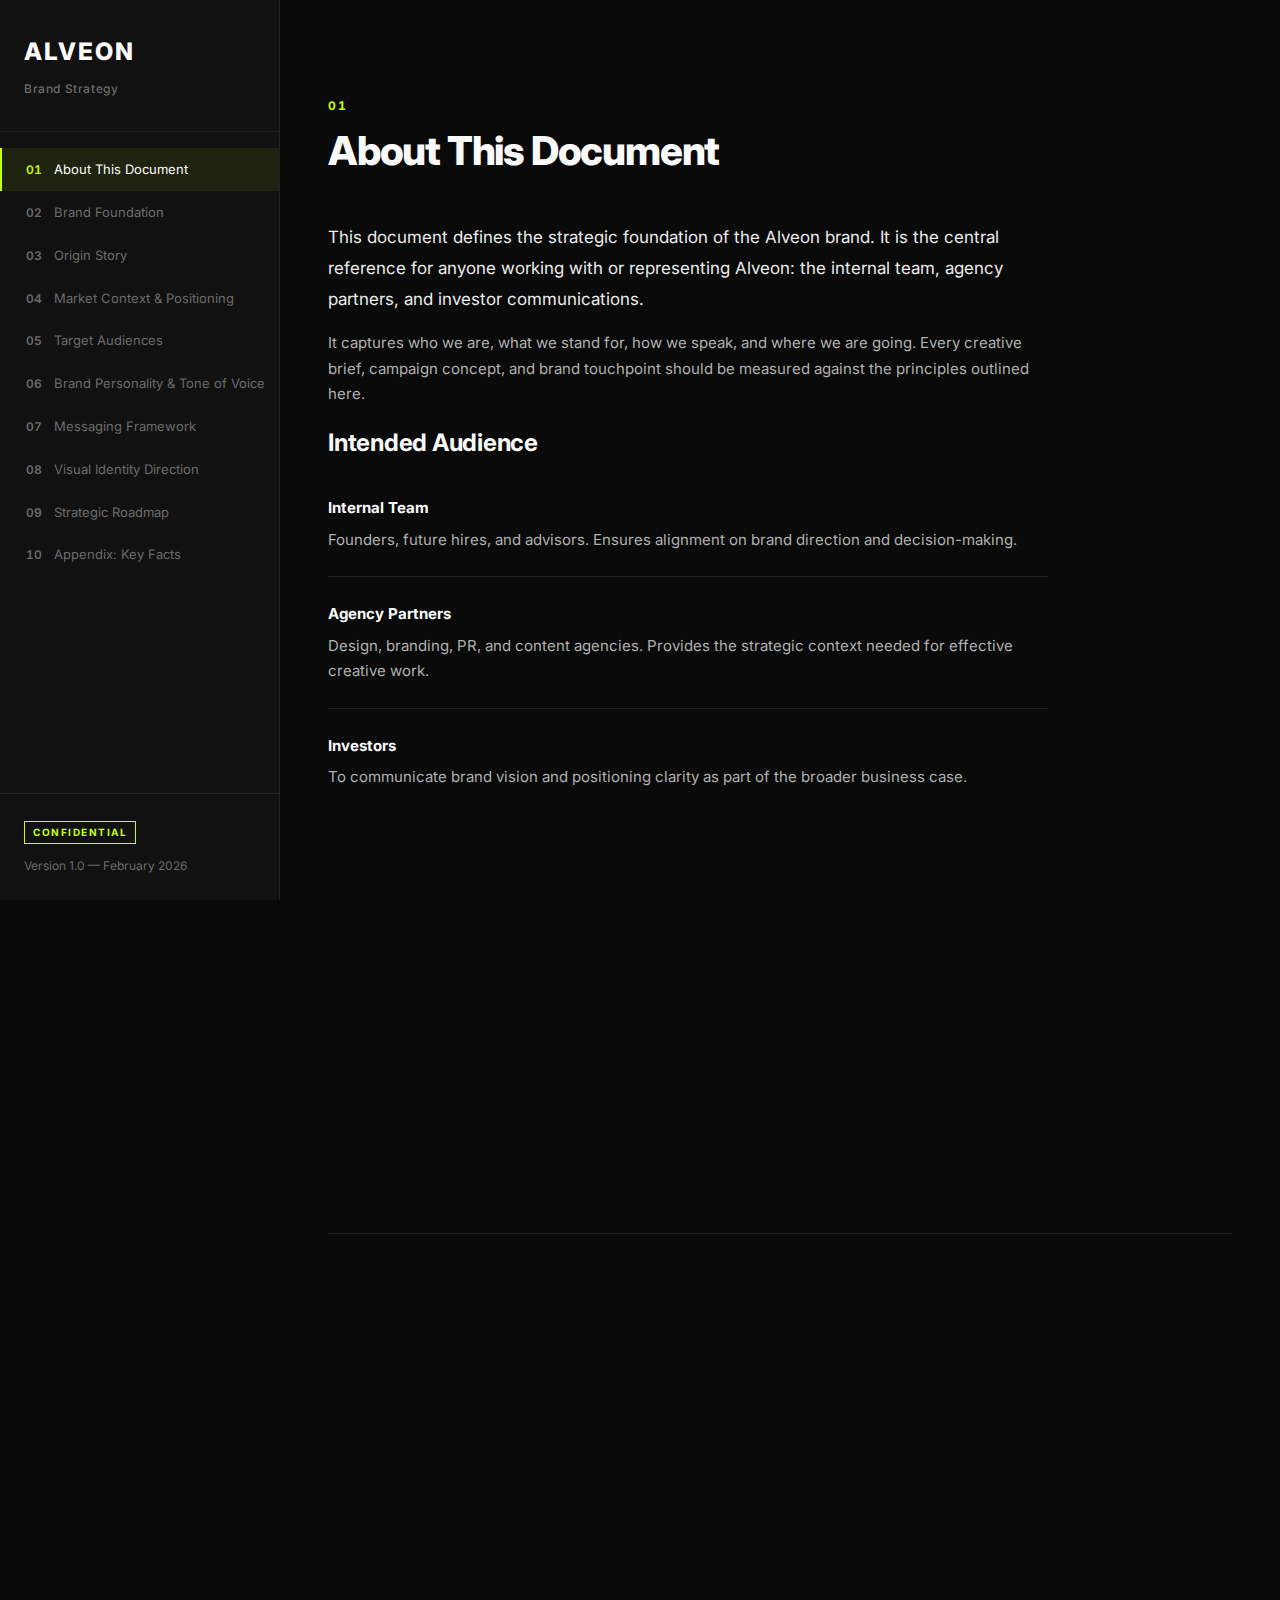
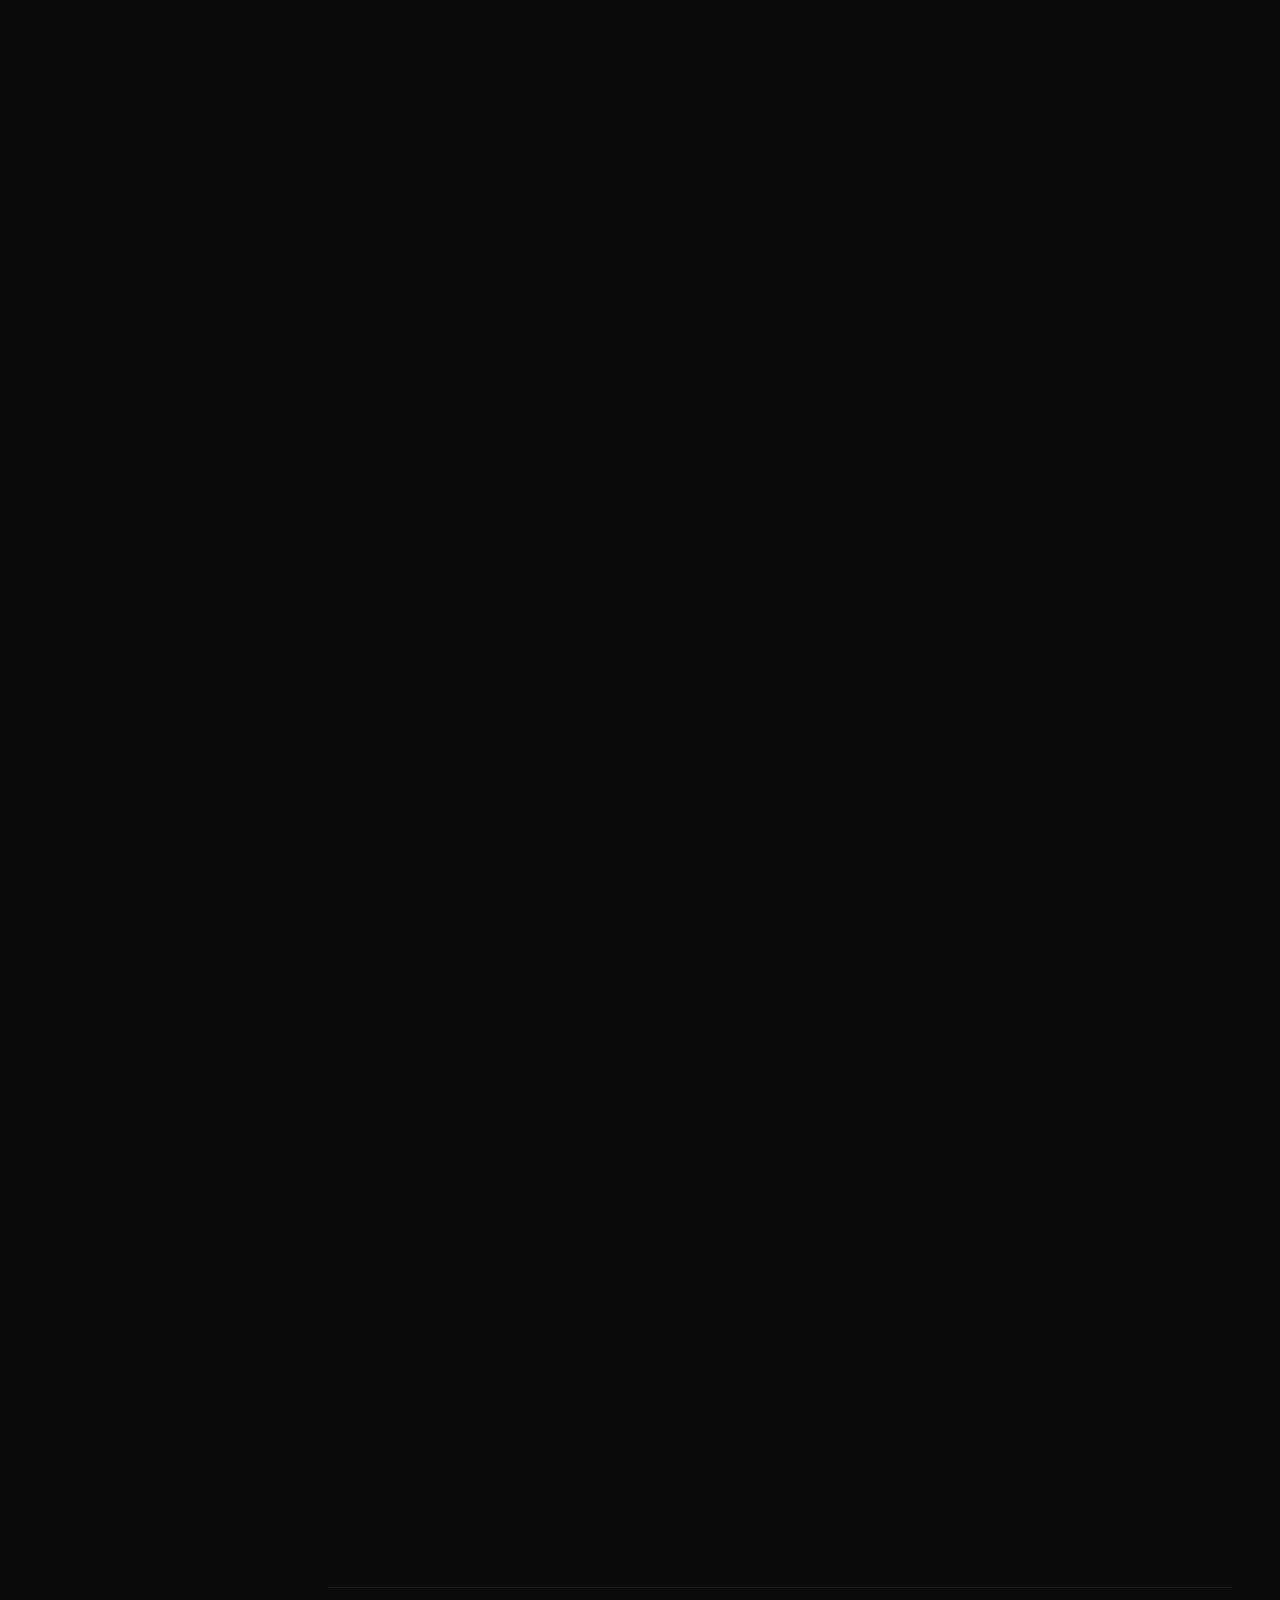
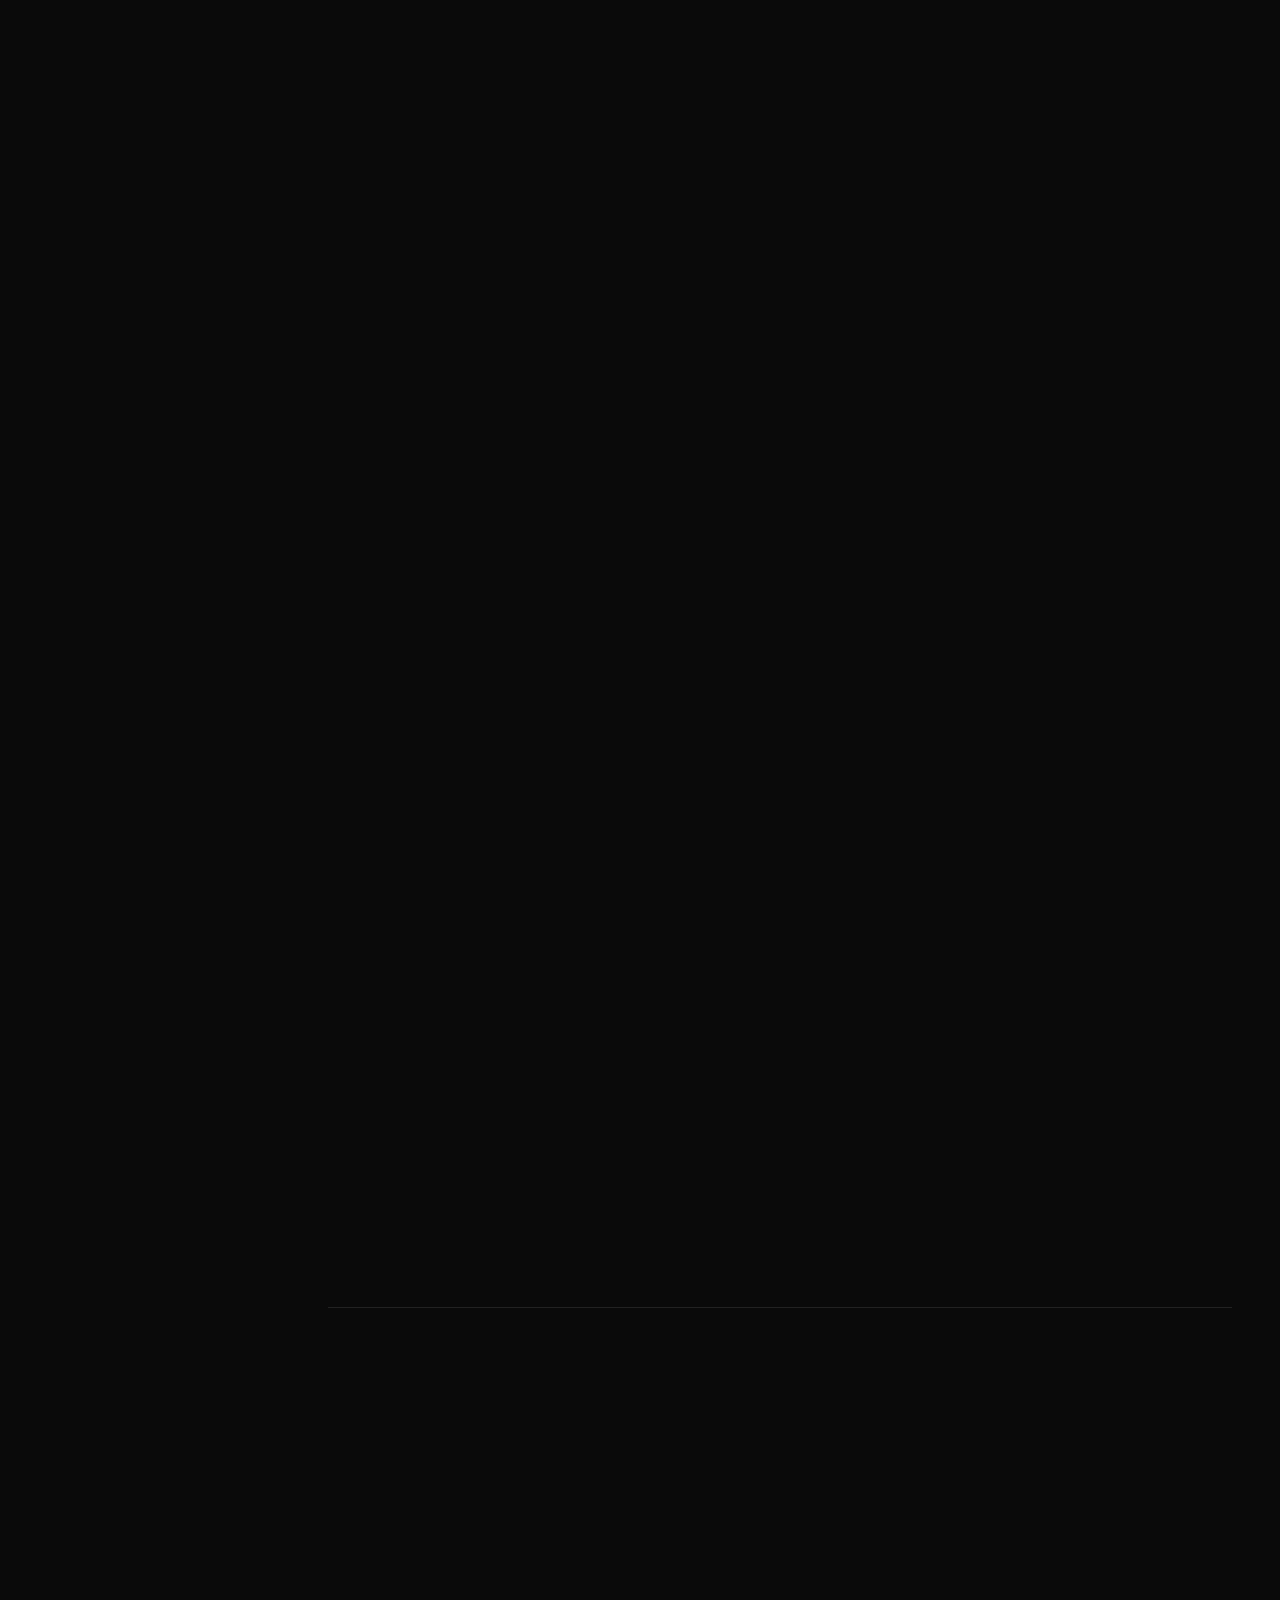
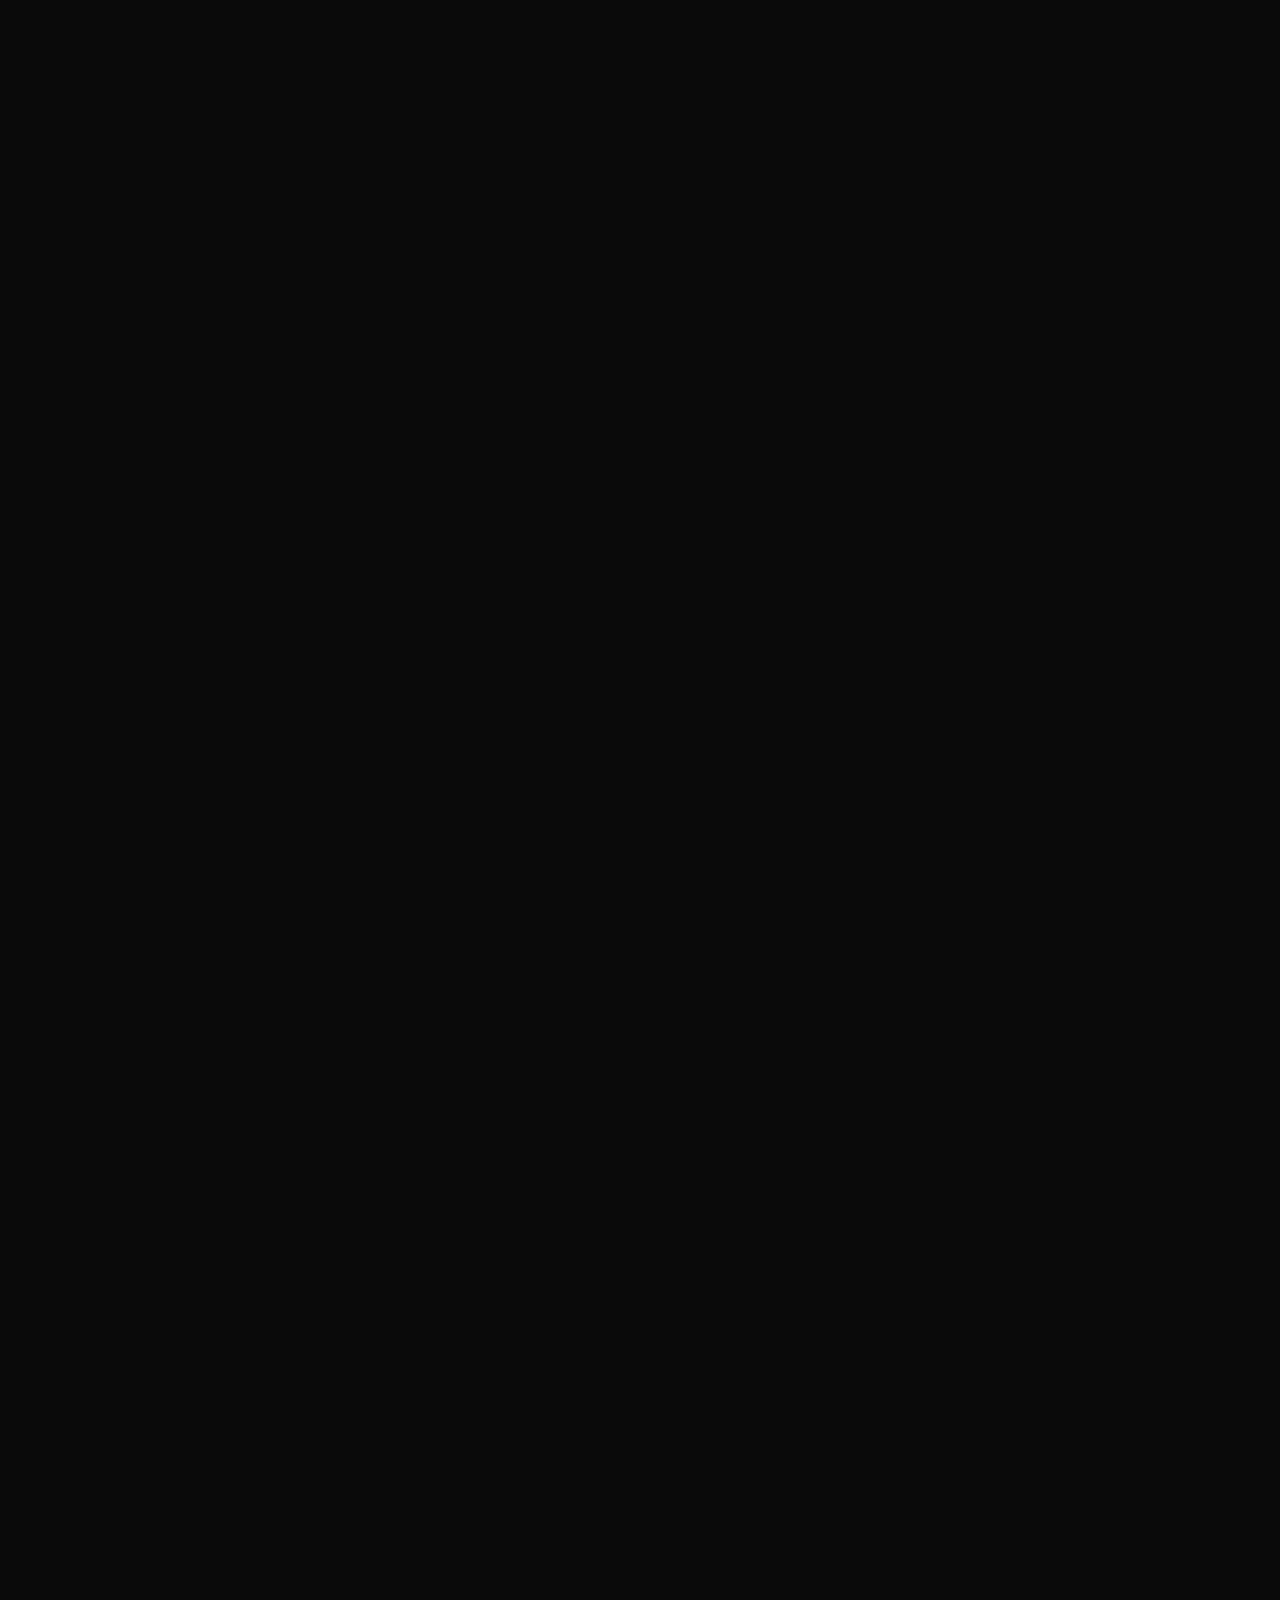
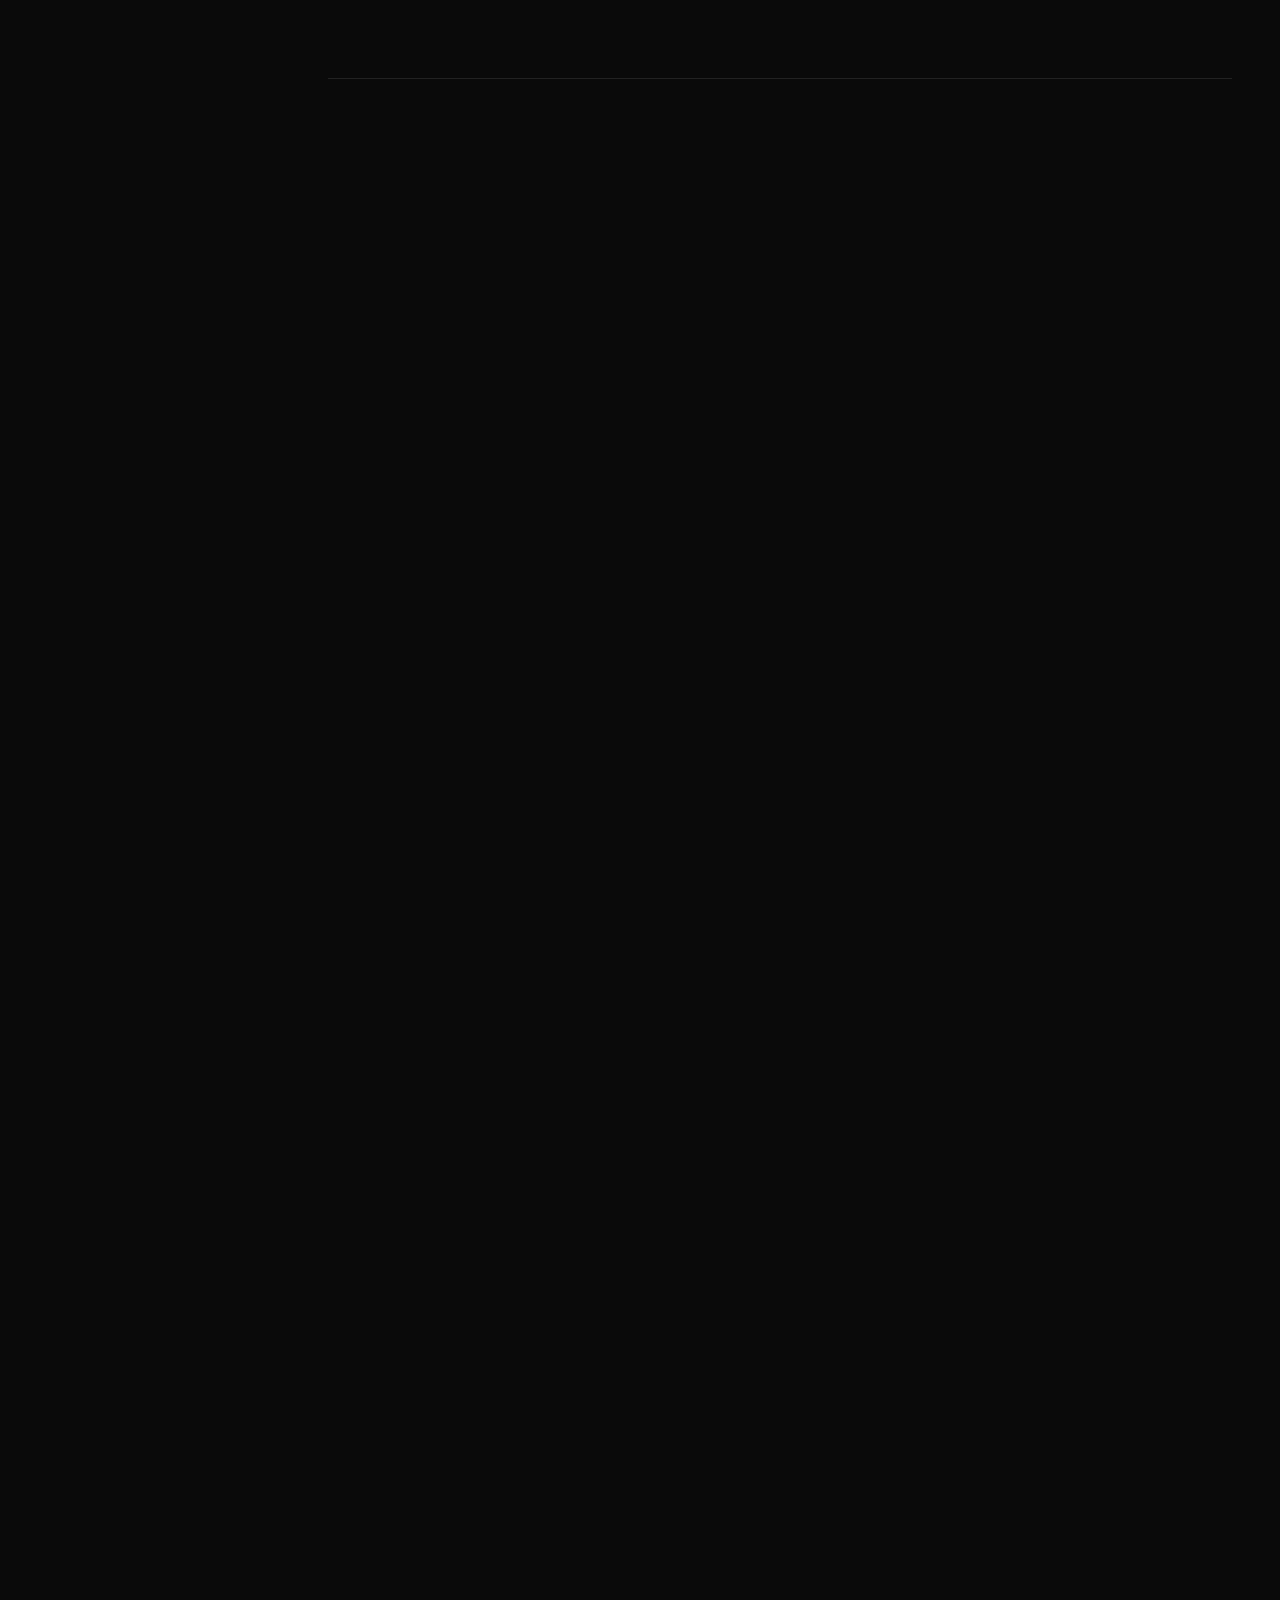
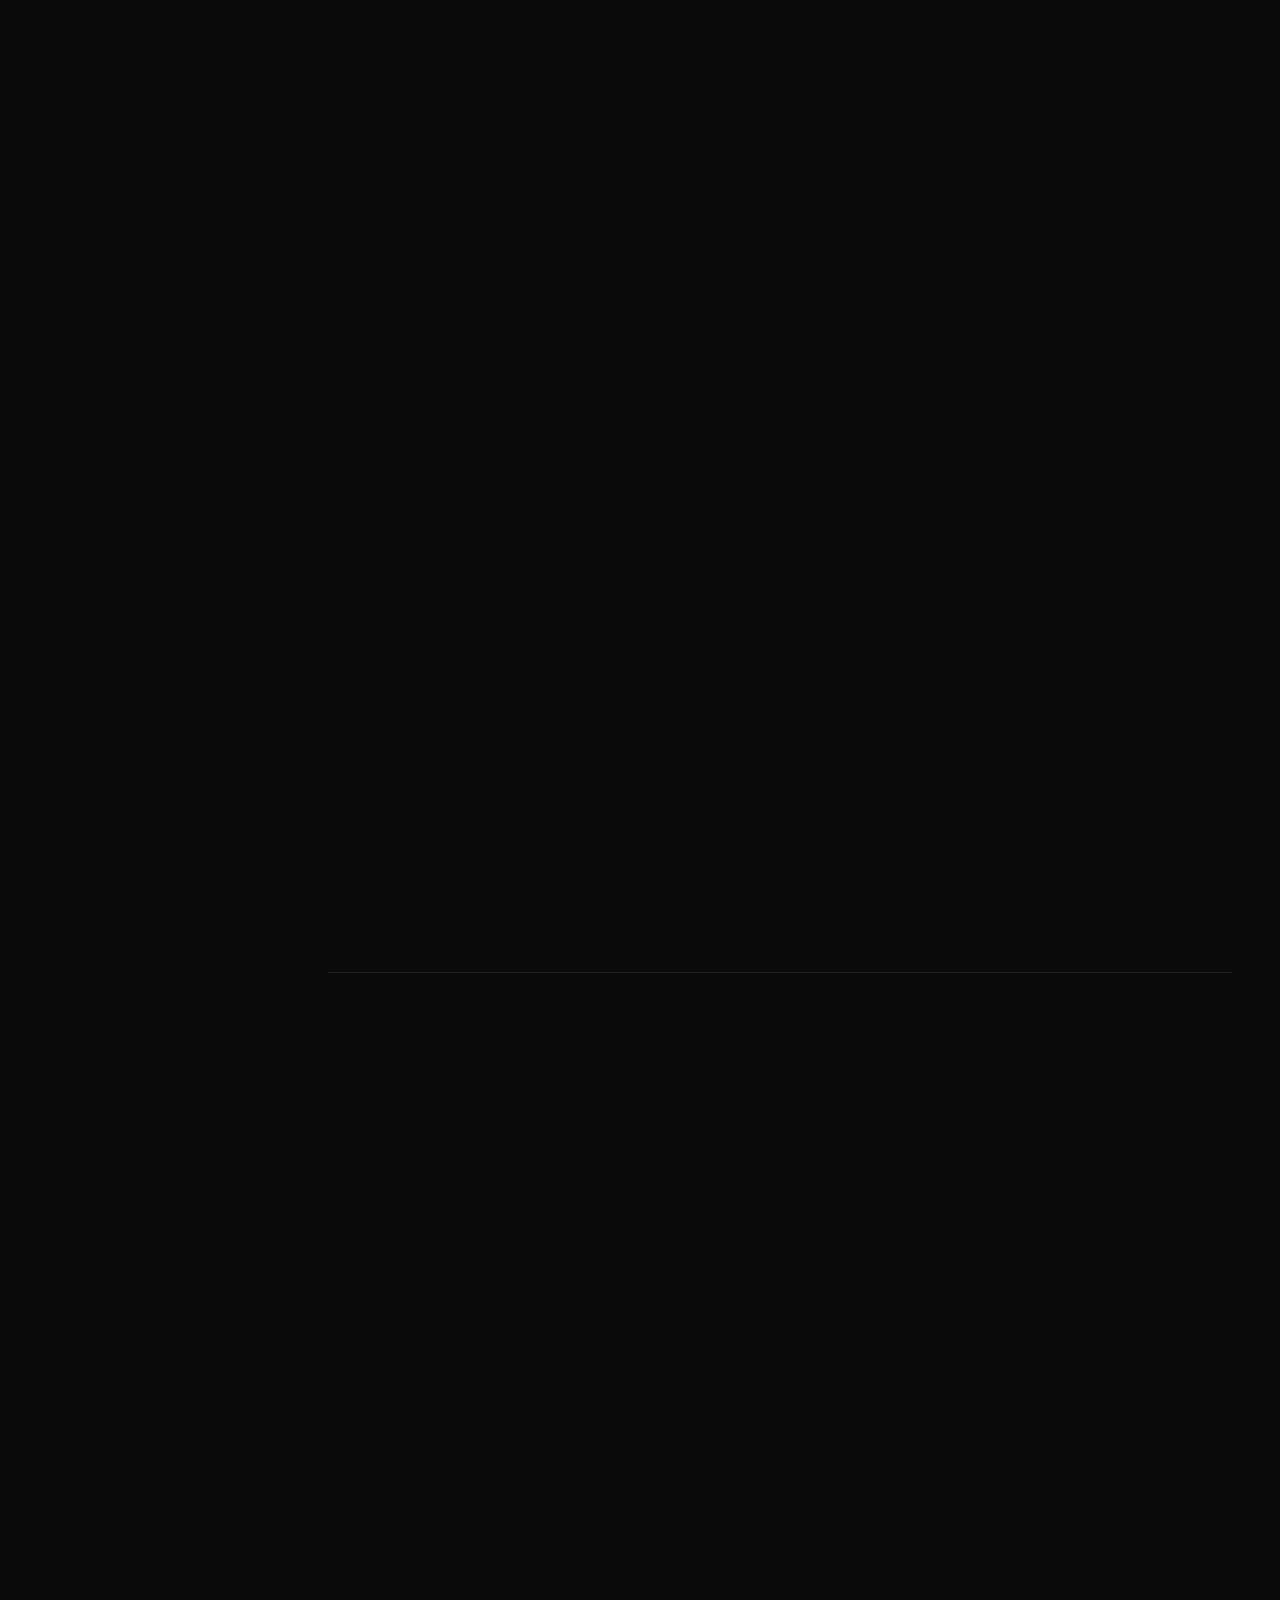
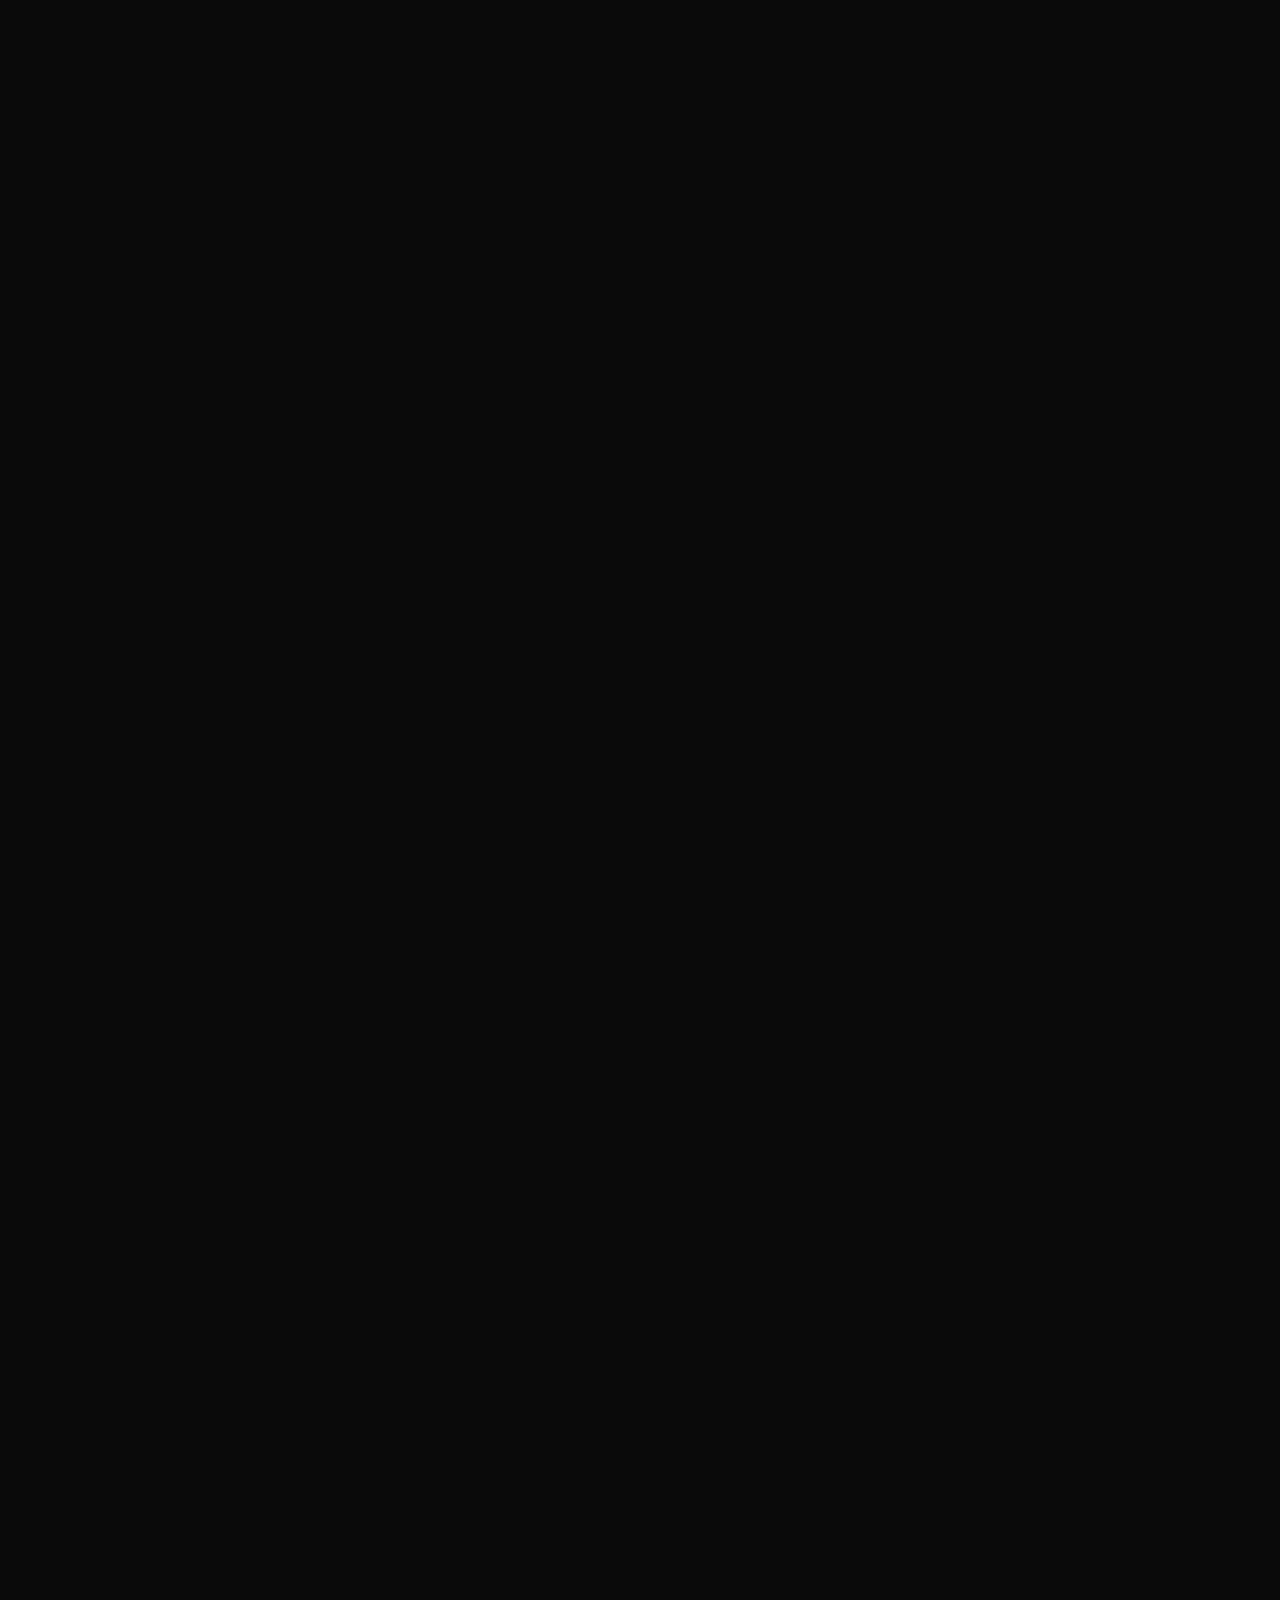
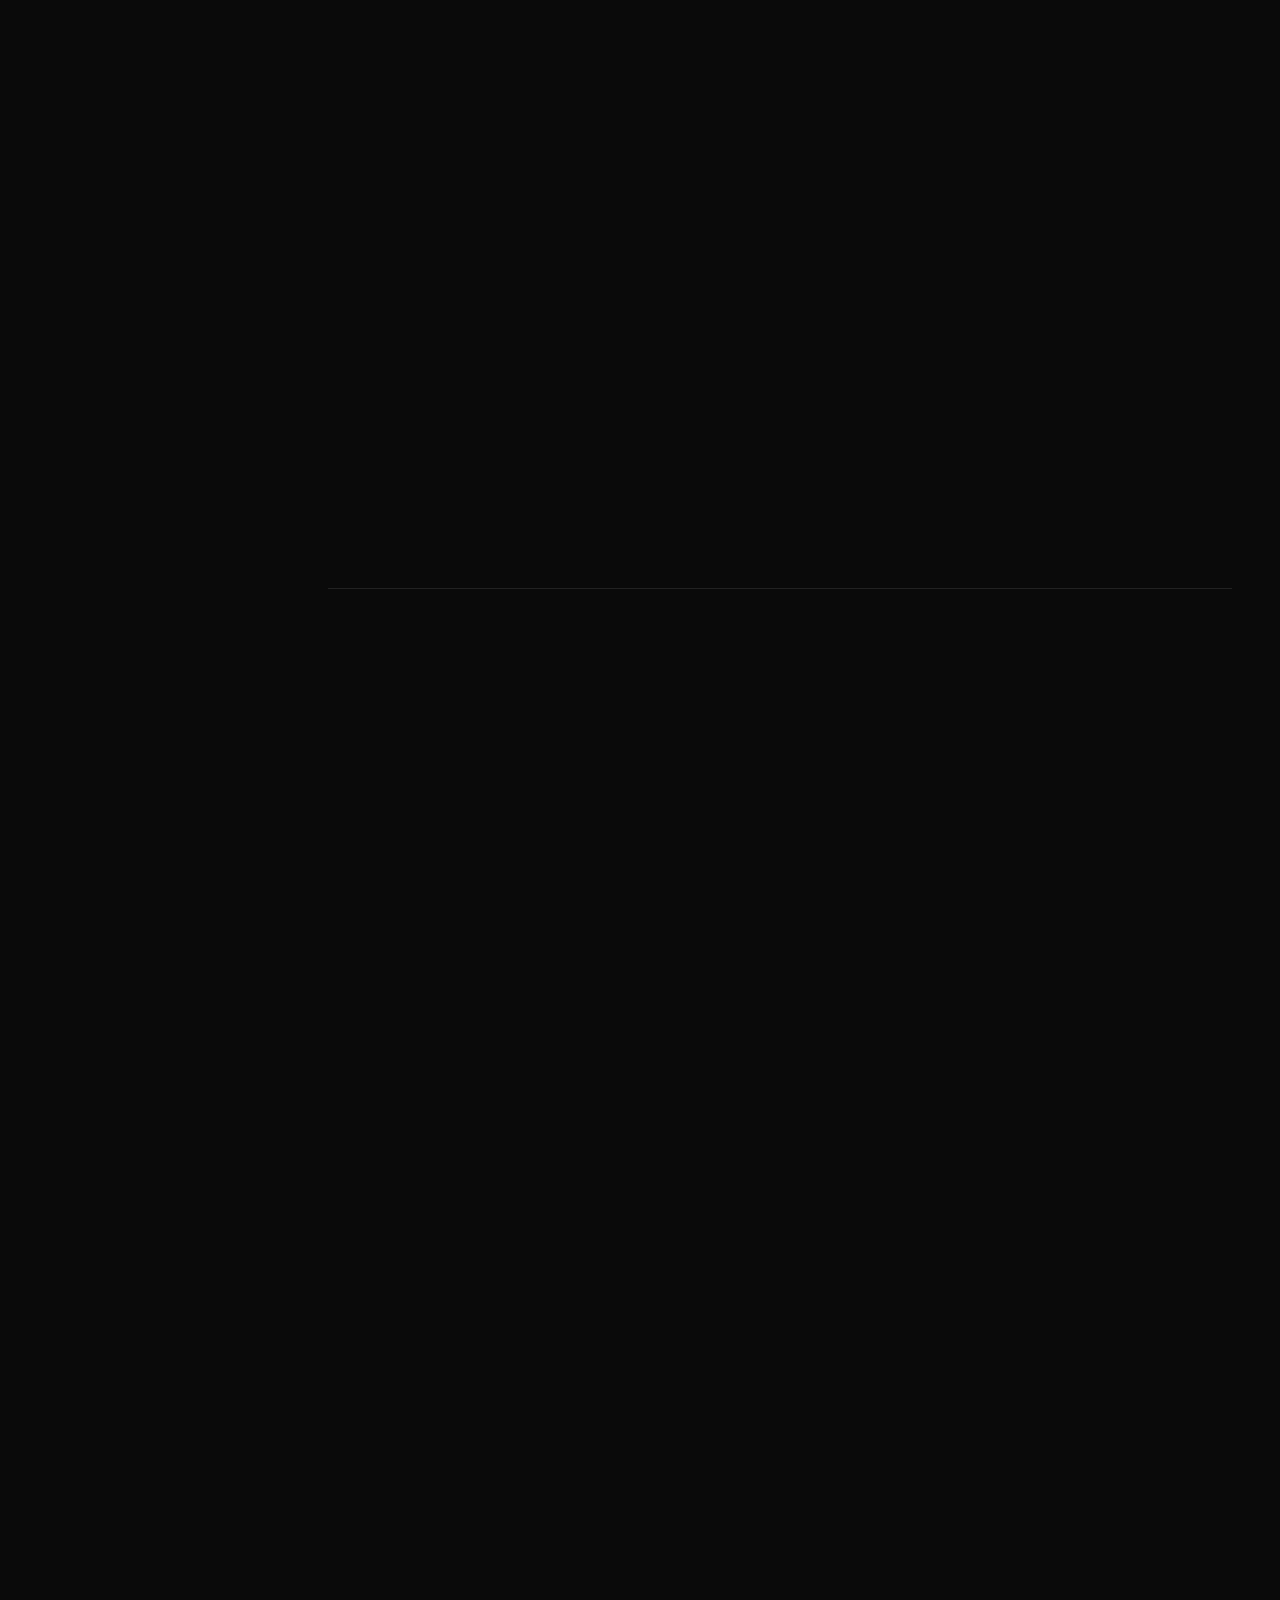
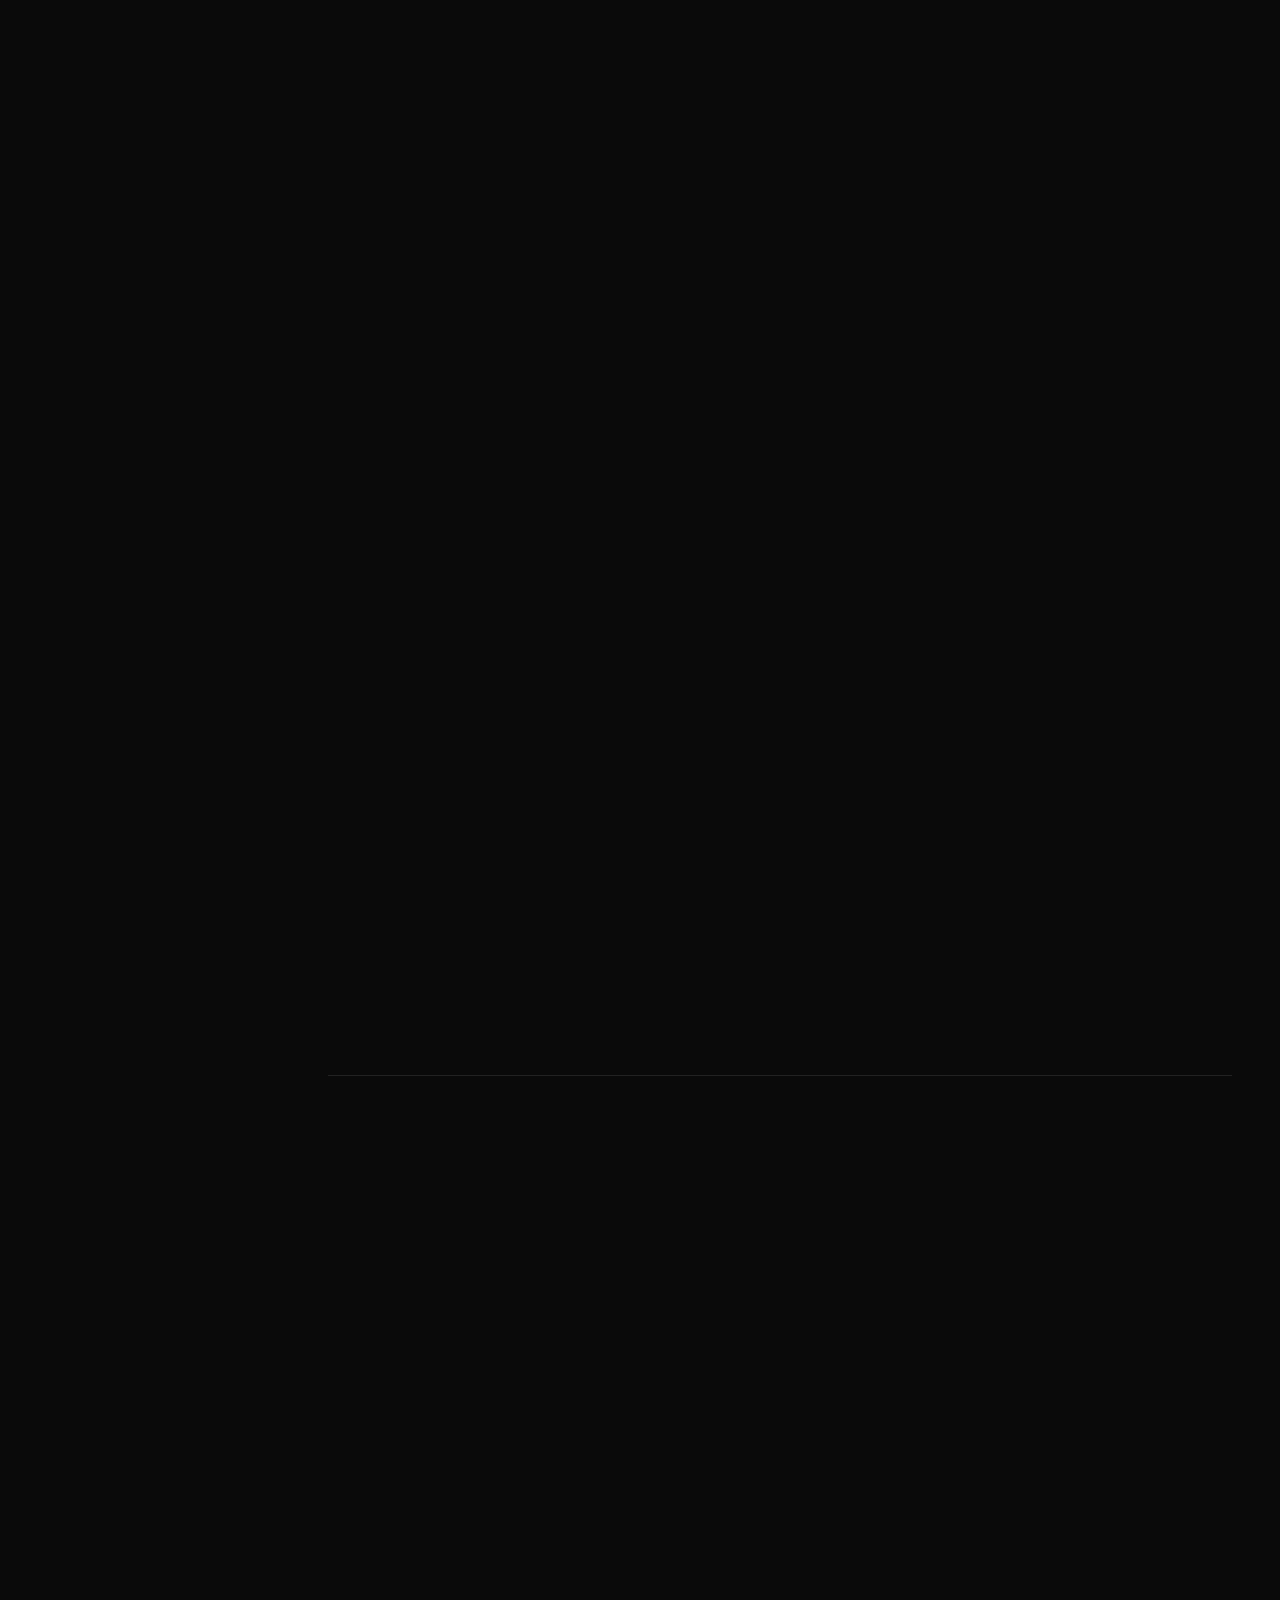
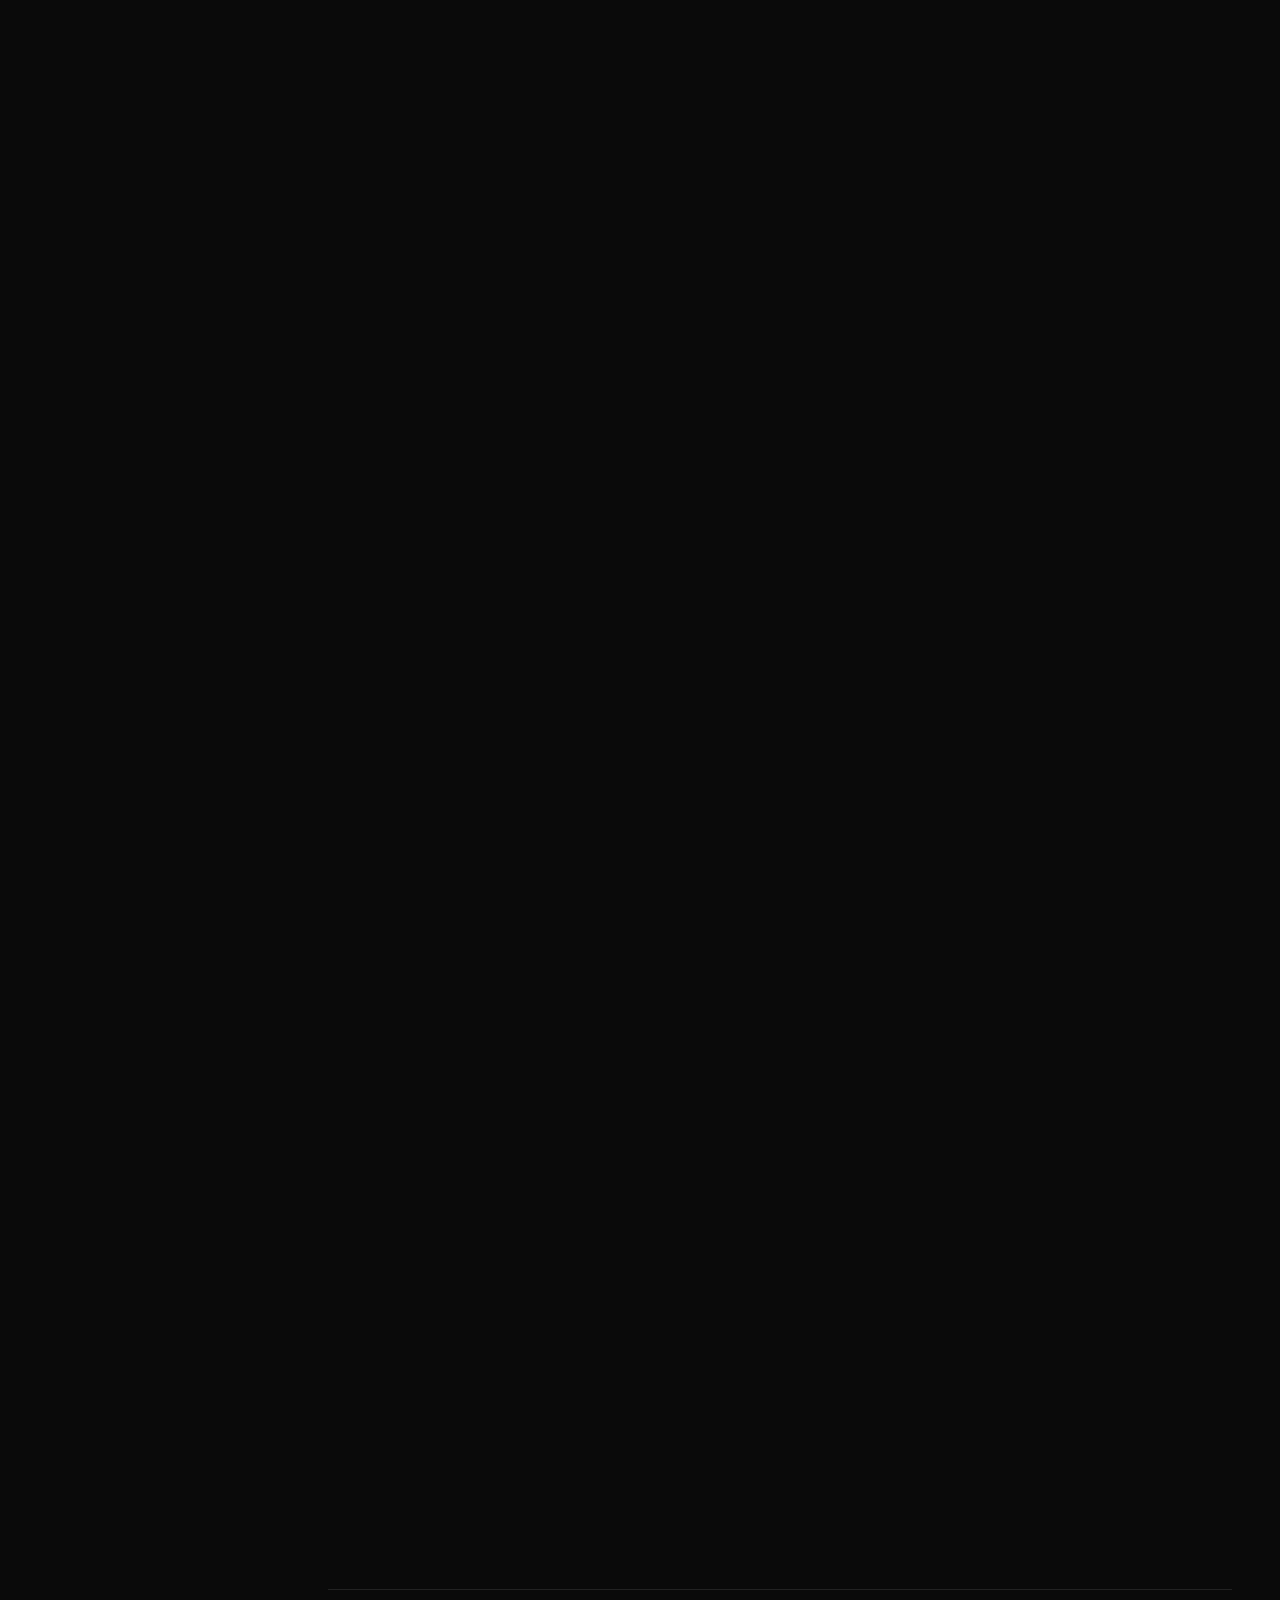
<file: index.html>
<!DOCTYPE html>
<html lang="en">
<head>
    <meta charset="UTF-8">
    <meta name="viewport" content="width=device-width, initial-scale=1.0">
    <title>ALVEON — Brand Strategy</title>
    <meta name="description" content="Alveon Brand Strategy — Internal Reference Document">

    <!-- Fonts -->
    <link rel="preconnect" href="https://fonts.googleapis.com">
    <link rel="preconnect" href="https://fonts.gstatic.com" crossorigin>
    <link href="https://fonts.googleapis.com/css2?family=Inter:wght@400;500;600;700;800&display=swap" rel="stylesheet">

    <link rel="stylesheet" href="css/style.css">
</head>
<body>

    <!-- Mobile Header -->
    <header class="mobile-header" id="mobile-header">
        <span class="mobile-header__logo">ALVEON</span>
        <button class="mobile-header__toggle" id="sidebar-toggle" aria-label="Toggle navigation">
            <span></span>
            <span></span>
            <span></span>
        </button>
    </header>

    <!-- Sidebar -->
    <aside class="sidebar" id="sidebar">
        <div class="sidebar__header">
            <span class="sidebar__logo">ALVEON</span>
            <span class="sidebar__subtitle">Brand Strategy</span>
        </div>
        <nav class="sidebar__nav">
            <a href="#about" class="sidebar__link" data-section="about">
                <span class="sidebar__num">01</span> About This Document
            </a>
            <a href="#foundation" class="sidebar__link" data-section="foundation">
                <span class="sidebar__num">02</span> Brand Foundation
            </a>
            <a href="#origin" class="sidebar__link" data-section="origin">
                <span class="sidebar__num">03</span> Origin Story
            </a>
            <a href="#positioning" class="sidebar__link" data-section="positioning">
                <span class="sidebar__num">04</span> Market Context & Positioning
            </a>
            <a href="#audiences" class="sidebar__link" data-section="audiences">
                <span class="sidebar__num">05</span> Target Audiences
            </a>
            <a href="#personality" class="sidebar__link" data-section="personality">
                <span class="sidebar__num">06</span> Brand Personality & Tone of Voice
            </a>
            <a href="#messaging" class="sidebar__link" data-section="messaging">
                <span class="sidebar__num">07</span> Messaging Framework
            </a>
            <a href="#visual" class="sidebar__link" data-section="visual">
                <span class="sidebar__num">08</span> Visual Identity Direction
            </a>
            <a href="#roadmap" class="sidebar__link" data-section="roadmap">
                <span class="sidebar__num">09</span> Strategic Roadmap
            </a>
            <a href="#appendix" class="sidebar__link" data-section="appendix">
                <span class="sidebar__num">10</span> Appendix: Key Facts
            </a>
        </nav>
        <div class="sidebar__footer">
            <span class="sidebar__badge">Confidential</span>
            <span class="sidebar__version">Version 1.0 &mdash; February 2026</span>
        </div>
    </aside>

    <!-- Overlay for mobile sidebar -->
    <div class="sidebar-overlay" id="sidebar-overlay"></div>

    <!-- Main Content -->
    <main class="content">

        <!-- 01 About This Document -->
        <section class="chapter" id="about">
            <div class="chapter__header reveal">
                <span class="chapter__number">01</span>
                <h1 class="chapter__title">About This Document</h1>
            </div>

            <p class="chapter__lead reveal">This document defines the strategic foundation of the Alveon brand. It is the central reference for anyone working with or representing Alveon: the internal team, agency partners, and investor communications.</p>

            <p class="reveal">It captures who we are, what we stand for, how we speak, and where we are going. Every creative brief, campaign concept, and brand touchpoint should be measured against the principles outlined here.</p>

            <h2 class="reveal">Intended Audience</h2>

            <div class="def-list reveal">
                <div class="def-list__item">
                    <dt>Internal Team</dt>
                    <dd>Founders, future hires, and advisors. Ensures alignment on brand direction and decision-making.</dd>
                </div>
                <div class="def-list__item">
                    <dt>Agency Partners</dt>
                    <dd>Design, branding, PR, and content agencies. Provides the strategic context needed for effective creative work.</dd>
                </div>
                <div class="def-list__item">
                    <dt>Investors</dt>
                    <dd>To communicate brand vision and positioning clarity as part of the broader business case.</dd>
                </div>
            </div>

            <h2 class="reveal">How to Use This Document</h2>
            <p class="reveal">Use this as your starting point for any brand-related work. Before developing creative concepts, communication materials, or visual assets, review the relevant sections to ensure alignment. When in doubt about a brand decision, refer back to the Brand Personality and Messaging Framework sections.</p>
            <p class="reveal">This is a living document. It will evolve as the brand matures, the visual identity is developed, and the product reaches market. The current version establishes the strategic foundation; subsequent versions will incorporate refined visual guidelines and market learnings.</p>
        </section>

        <!-- 02 Brand Foundation -->
        <section class="chapter" id="foundation">
            <div class="chapter__header reveal">
                <span class="chapter__number">02</span>
                <h1 class="chapter__title">Brand Foundation</h1>
            </div>

            <h2 class="reveal">Purpose</h2>
            <p class="reveal">Football boots are the most critical piece of equipment a player wears. Yet even at the highest professional level, they are not truly custom. Players receive superficial personalization: colors, initials, minor width adjustments. The boot itself remains a mass-produced product, built around statistical averages rather than individual anatomy.</p>
            <p class="reveal">Alveon exists to change this. We are building the world's first football boots that are genuinely made to measure: designed from a player's individual 3D foot scan, informed by biomechanical data, and manufactured entirely with 3D technologies. Not as a luxury novelty, but as an evidence-based approach to injury prevention, career protection, and performance optimization.</p>

            <h2 class="reveal">Mission</h2>
            <blockquote class="quote-block reveal">
                To eliminate the gap between a player's individual needs and the equipment they depend on. Through science, data, and advanced manufacturing.
            </blockquote>

            <h2 class="reveal">Vision</h2>
            <blockquote class="quote-block reveal">
                A world where every professional football player wears boots built specifically for them. Reducing injuries, extending careers, and unlocking the performance potential that mass production leaves on the table.
            </blockquote>

            <h2 class="reveal">Brand Values</h2>

            <div class="def-list reveal">
                <div class="def-list__item">
                    <dt>Scientific Rigor</dt>
                    <dd>We don't guess. Every product decision is grounded in biomechanical research, clinical data, and material science. Our partnership with leading universities and research institutions is not marketing. It is our methodology.</dd>
                </div>
                <div class="def-list__item">
                    <dt>Individual First</dt>
                    <dd>Every foot is different. Every movement pattern is unique. We start with the individual player and work outward, never the other way around. Mass customization is not customization.</dd>
                </div>
                <div class="def-list__item">
                    <dt>Understated Excellence</dt>
                    <dd>We let the work speak. Our credibility comes from results, not from noise. We build quietly, prove thoroughly, and communicate with precision.</dd>
                </div>
                <div class="def-list__item">
                    <dt>Radical Honesty</dt>
                    <dd>We are transparent about what we know and what we don't know yet. We openly acknowledge the complexity of what we're building. This honesty is a strength, not a weakness.</dd>
                </div>
                <div class="def-list__item">
                    <dt>Long-Term Thinking</dt>
                    <dd>We are not optimizing for hype cycles. We are building technology and evidence that compound over time. The best product in 2028 is the foundation for a better one in 2030.</dd>
                </div>
            </div>
        </section>

        <!-- 03 Origin Story -->
        <section class="chapter" id="origin">
            <div class="chapter__header reveal">
                <span class="chapter__number">03</span>
                <h1 class="chapter__title">Origin Story</h1>
            </div>

            <p class="chapter__lead reveal">The Alveon story doesn't start with a eureka moment. It starts with a question that kept coming back.</p>

            <p class="reveal">Co-founder Jurgen was never a great football player. By his own account, his teammates were not particularly sad when he quit. But years later, through work in the sports industry, he gained access to a world he hadn't seen before: the daily reality of professional players. The pressure, the details, the ecosystem around performance.</p>

            <p class="reveal">In conversations with players, one pattern emerged consistently: they don't really have custom boots. Even at the top level, what passes for customization is surprisingly rudimentary. Limited options, long lead times, little real adaptation to the individual foot.</p>

            <p class="reveal">Around the same time, Jurgen met Lennard, co-founder of Zellerfeld, a company building 3D-printed footwear. Over coffee, they kept returning to the same question: Why are football boots not fully custom? Built on real data. Adjusted to individual anatomy, movement patterns, and injury history.</p>

            <p class="reveal">They discussed the idea for nearly two years. Not because they lacked enthusiasm, but because they took the question seriously. Who were they to say what the perfect boot should look like? Which parameters actually matter? And how do you prove scientifically that your approach is better than what exists?</p>

            <p class="reveal">That rigor led to the decision to build Alveon not as a product company that also does some research, but as a company where science leads product development. In early 2026, a joint research initiative was launched with three of Germany's leading institutions: the Deutsche Sporthochschule Koln for biomechanics, UKE Hamburg for clinical validation, and Fraunhofer IAPT for materials and manufacturing research.</p>

            <p class="reveal">The founding principle remains: the boot should be as individual as the player wearing it. Everything else follows from there.</p>

            <h2 class="reveal">Why This Story Matters for the Brand</h2>
            <div class="callout reveal">
                <p>The origin story is strategically important because it communicates several brand truths simultaneously: intellectual honesty (we started by admitting what we didn't know), scientific credibility (we built a research consortium before building a product), and authentic motivation (born from a real observation, not from a market gap analysis). It positions the founders as thoughtful rather than reckless. That matters for a company asking players to trust its product with their careers.</p>
            </div>
        </section>

        <!-- 04 Market Context & Positioning -->
        <section class="chapter" id="positioning">
            <div class="chapter__header reveal">
                <span class="chapter__number">04</span>
                <h1 class="chapter__title">Market Context & Positioning</h1>
            </div>

            <h2 class="reveal">The Current Landscape</h2>
            <p class="reveal">The global football boot market is dominated by Nike, Adidas, Puma, and New Balance. These brands invest heavily in material innovation, athlete endorsements, and consumer marketing. Their products are excellent mass-market solutions, developed with significant R&D budgets and global distribution infrastructure.</p>
            <p class="reveal">However, their business model is fundamentally built on scale: produce millions of identical units across a limited range of sizes and widths. Even "custom" offerings from major brands are typically limited to cosmetic personalization (colors, nameplates) and minor fit adjustments within predefined molds.</p>
            <p class="reveal">For the vast majority of professional players, boots are selected from existing product lines and modified post-purchase through insoles, stretching, or cutting. The boot adapts marginally to the foot; the foot adapts significantly to the boot.</p>

            <h2 class="reveal">The Gap We Address</h2>
            <p class="reveal">Alveon operates in a category that doesn't properly exist yet: fully individualized professional football footwear, built from individual biomechanical data and manufactured through digital fabrication.</p>
            <p class="reveal">We are not competing with Nike or Adidas for shelf space. We are not a consumer brand. We are a technology company that creates the capability to produce boots that major brands currently cannot offer. Their manufacturing infrastructure is designed for volume, not for individualization.</p>

            <h2 class="reveal">Competitive Differentiation</h2>

            <div class="def-list reveal">
                <div class="def-list__item">
                    <dt>Research-Led Development</dt>
                    <dd>Our product roadmap is driven by a two-year clinical study involving three leading research institutions. We don't just claim our boots are better. We are building the scientific evidence to prove it.</dd>
                </div>
                <div class="def-list__item">
                    <dt>Full Digital Pipeline</dt>
                    <dd>From 3D foot scan to finished boot, the entire workflow is digital. Scan, biomechanical analysis, parametric design, 3D knitting, 3D-printed soles. No manual lasts, no traditional molds.</dd>
                </div>
                <div class="def-list__item">
                    <dt>Mono-Material Architecture</dt>
                    <dd>Our TPU-based mono-material approach enables thermal bonding without adhesives. This is both a performance advantage (lighter, more consistent) and a sustainability advantage.</dd>
                </div>
                <div class="def-list__item">
                    <dt>B2B Technology Model</dt>
                    <dd>Alveon's primary commercial model is not selling individual boots to consumers. It is licensing complete scan-to-boot installations (Performance Centers) to clubs, federations, and brands.</dd>
                </div>
            </div>

            <h2 class="reveal">Positioning Statement</h2>
            <blockquote class="quote-block reveal">
                Alveon is the technology company building truly individualized football boots. Where existing brands optimize for millions, we engineer for one. Combining 3D scanning, biomechanical research, and digital manufacturing to create footwear that fits the player, not the average.
            </blockquote>
        </section>

        <!-- 05 Target Audiences -->
        <section class="chapter" id="audiences">
            <div class="chapter__header reveal">
                <span class="chapter__number">05</span>
                <h1 class="chapter__title">Target Audiences</h1>
            </div>

            <p class="chapter__lead reveal">Alveon communicates with multiple audiences, each with distinct motivations and decision criteria. The messaging framework (Section 07) provides tailored language for each. Below are the primary audience segments, ordered by strategic priority.</p>

            <!-- Audience: Players -->
            <div class="audience-card reveal">
                <h3 class="audience-card__title">Professional Football Players</h3>
                <p class="audience-card__desc">First-team players at top-tier clubs (top 5 European leagues, international teams). These athletes depend on their boots for performance and injury prevention, yet have limited control over what they wear.</p>

                <h4 class="audience-card__sub">Pain Points</h4>
                <p>Boots that don't fit properly cause blisters, discomfort, and contribute to foot and ankle injuries. Customization from existing sponsors is slow and cosmetic. Players often cut, stretch, or modify boots themselves. Boot changes during injury recovery are disruptive.</p>

                <h4 class="audience-card__sub">Alveon Delivers</h4>
                <p>Boots built from their individual 3D scan and biomechanical profile. Clinically validated injury reduction. Rapid iteration when needs change. A product that treats their feet as the high-value assets they are.</p>
            </div>

            <!-- Audience: Medical Staff -->
            <div class="audience-card reveal">
                <h3 class="audience-card__title">Club Medical & Performance Staff</h3>
                <p class="audience-card__desc">Head of medical, physiotherapists, performance directors, and equipment managers at professional clubs. They are responsible for player availability and are often the first to recognize boot-related issues.</p>

                <h4 class="audience-card__sub">Pain Points</h4>
                <p>Limited influence over boot choices (driven by sponsorship deals). No objective data on boot-injury correlations for individual players. Reactive approach: treating boot-related injuries rather than preventing them.</p>

                <h4 class="audience-card__sub">Alveon Delivers</h4>
                <p>Data-driven boot fitting integrated into player health management. Evidence-based injury prevention. A Performance Center on-site that puts footwear into the medical staff's toolkit.</p>
            </div>

            <!-- Audience: Brands -->
            <div class="audience-card reveal">
                <h3 class="audience-card__title">Sports Brands & Licensees</h3>
                <p class="audience-card__desc">Established footwear and sportswear companies exploring individualization capabilities. These are potential partners for Performance Center installations and technology licensing.</p>

                <h4 class="audience-card__sub">Pain Points</h4>
                <p>Existing manufacturing infrastructure cannot produce truly individualized products at any scale. Consumer demand for personalization is growing. Innovation pressure from competitors and from adjacent categories (running, basketball).</p>

                <h4 class="audience-card__sub">Alveon Delivers</h4>
                <p>A turnkey technology solution. The Performance Center extends their brand into genuine customization without rebuilding their manufacturing from scratch. Proven technology stack with clinical evidence.</p>
            </div>

            <!-- Audience: Investors -->
            <div class="audience-card reveal">
                <h3 class="audience-card__title">Investors</h3>
                <p class="audience-card__desc">Seed and Series A investors, particularly those focused on deep tech, sports tech, and advanced manufacturing. Seeking ventures with defensible technology moats and clear commercial models.</p>

                <h4 class="audience-card__sub">Pain Points</h4>
                <p>Sports tech is often marketing-heavy and technology-light. Differentiation claims are difficult to validate. Market timing and go-to-market clarity are critical.</p>

                <h4 class="audience-card__sub">Alveon Delivers</h4>
                <p>A science-led company with a research consortium, a digital manufacturing pipeline, a clear B2B model (Performance Centers), and a strategic timeline anchored to EURO 2028.</p>
            </div>
        </section>

        <!-- 06 Brand Personality & Tone of Voice -->
        <section class="chapter" id="personality">
            <div class="chapter__header reveal">
                <span class="chapter__number">06</span>
                <h1 class="chapter__title">Brand Personality & Tone of Voice</h1>
            </div>

            <h2 class="reveal">Brand Personality</h2>
            <p class="chapter__lead reveal">If Alveon were a person, it would be the engineer-athlete: deeply technical, physically aware, quietly confident. Someone who earns trust through knowledge and consistency rather than charisma and volume. Think of the team doctor who played at a high level. They understand both the science and the stakes.</p>

            <div class="def-list reveal">
                <div class="def-list__item">
                    <dt>Confident, not arrogant</dt>
                    <dd>We know our technology is groundbreaking. We communicate this through evidence and clarity, never through hyperbole or comparison-based superiority claims.</dd>
                </div>
                <div class="def-list__item">
                    <dt>Scientific, not academic</dt>
                    <dd>We are research-led but commercially minded. Our communication makes complexity accessible without dumbing it down. We use precise language, not jargon.</dd>
                </div>
                <div class="def-list__item">
                    <dt>Modern, not trendy</dt>
                    <dd>Our aesthetic and tone reflect contemporary design thinking and advanced technology. We don't chase trends or adopt visual languages that will feel dated in two years.</dd>
                </div>
                <div class="def-list__item">
                    <dt>Human, not clinical</dt>
                    <dd>Behind the technology are real players with real concerns. Our communication always connects back to the human impact. The career protected. The injury prevented.</dd>
                </div>
            </div>

            <h2 class="reveal">Tone of Voice Principles</h2>

            <h3 class="reveal">1. Lead with substance, not adjectives.</h3>
            <p class="reveal">Every claim should be supportable. If we say something is "better," we should be able to explain how and why. If we can't yet, we say "we're working to prove it."</p>

            <div class="do-dont reveal">
                <div class="do-dont__col do-dont__col--do">
                    <span class="do-dont__label">Do</span>
                    <p>"The Alveon boot is shaped from a 3D scan of the player's foot, capturing over 50,000 data points that inform the knitting pattern, sole geometry, and reinforcement zones."</p>
                </div>
                <div class="do-dont__col do-dont__col--dont">
                    <span class="do-dont__label">Don't</span>
                    <p>"Our revolutionary, game-changing boots use cutting-edge AI-powered technology to deliver an unparalleled, best-in-class fit experience."</p>
                </div>
            </div>

            <h3 class="reveal">2. Be honest about the journey.</h3>
            <p class="reveal">We are a young company doing something that hasn't been done before. Acknowledging complexity and uncertainty is a sign of credibility, not weakness.</p>

            <div class="do-dont reveal">
                <div class="do-dont__col do-dont__col--do">
                    <span class="do-dont__label">Do</span>
                    <p>"We're two years into a clinical study designed to measure whether individualized boots reduce injury rates. Early indicators are promising. The full data will tell the story."</p>
                </div>
                <div class="do-dont__col do-dont__col--dont">
                    <span class="do-dont__label">Don't</span>
                    <p>"Our scientifically proven technology eliminates injuries and guarantees peak performance."</p>
                </div>
            </div>

            <h3 class="reveal">3. Respect the audience's intelligence.</h3>
            <p class="reveal">Whether speaking to a player, a medical director, or an investor: assume they are smart and don't need to be convinced through emotional manipulation. Give them information and let them draw conclusions.</p>

            <div class="do-dont reveal">
                <div class="do-dont__col do-dont__col--do">
                    <span class="do-dont__label">Do</span>
                    <p>"The average top-league club loses 15% of its squad to injury at any given time. Boot fit is a modifiable factor. We believe it's an underexplored one."</p>
                </div>
                <div class="do-dont__col do-dont__col--dont">
                    <span class="do-dont__label">Don't</span>
                    <p>"Imagine the heartbreak of a player sidelined because of the wrong boots! Don't let this happen to your athletes!"</p>
                </div>
            </div>

            <h3 class="reveal">4. Keep it concise.</h3>
            <p class="reveal">Precision in language reflects precision in thinking. Short sentences. Clear structure. No filler.</p>

            <h2 class="reveal">Language Do's and Don'ts</h2>

            <table class="fact-table reveal">
                <thead>
                    <tr>
                        <th>Use</th>
                        <th>Avoid</th>
                    </tr>
                </thead>
                <tbody>
                    <tr>
                        <td><strong>individualized, made-to-measure</strong></td>
                        <td>bespoke, luxury, exclusive</td>
                    </tr>
                    <tr>
                        <td><strong>evidence-based, research-led</strong></td>
                        <td>revolutionary, game-changing, disruptive</td>
                    </tr>
                    <tr>
                        <td><strong>digital manufacturing, 3D technologies</strong></td>
                        <td>cutting-edge, AI-powered (unless literally true)</td>
                    </tr>
                    <tr>
                        <td><strong>injury prevention, career protection</strong></td>
                        <td>wellness, health-focused, orthopaedic</td>
                    </tr>
                    <tr>
                        <td><strong>performance optimization</strong></td>
                        <td>supercharging, turbocharging, unlocking potential</td>
                    </tr>
                    <tr>
                        <td><strong>we are building, we are proving</strong></td>
                        <td>we have solved, we have cracked</td>
                    </tr>
                </tbody>
            </table>
        </section>

        <!-- 07 Messaging Framework -->
        <section class="chapter" id="messaging">
            <div class="chapter__header reveal">
                <span class="chapter__number">07</span>
                <h1 class="chapter__title">Messaging Framework</h1>
            </div>

            <h2 class="reveal">Core Narrative <span class="tag">30 seconds</span></h2>
            <blockquote class="quote-block reveal">
                Alveon builds the world's first truly individualized football boots. We combine 3D scanning, biomechanical research, and advanced digital manufacturing to create boots shaped around the player, not around an average. Our mission is to reduce injuries, protect careers, and set a new standard for what professional equipment can be.
            </blockquote>

            <h2 class="reveal">Elevator Pitch <span class="tag">60 seconds</span></h2>
            <p class="reveal">Professional football players depend on their boots more than any other piece of equipment. Yet even the best boots on the market are mass-produced. Designed for statistical averages, not for the individual foot. Alveon changes this. We've built a complete digital pipeline: from 3D foot scanning and biomechanical analysis to 3D-knitted uppers and 3D-printed soles. Every boot is manufactured to the player's exact anatomy and movement profile. Our approach is backed by a two-year clinical study with three leading German research institutions. We're targeting EURO 2028 as our first major showcase and commercialize through Performance Centers: turnkey installations at clubs and brands that bring our scan-to-boot technology on-site.</p>

            <h2 class="reveal">Key Messages by Audience</h2>

            <h3 class="reveal">For Players</h3>
            <div class="callout reveal">
                <p>"Your boots should fit you. Not the other way around. Alveon boots are built from a scan of your foot, designed around how you move, and manufactured to your exact measurements. Better fit means fewer injuries, more comfort, and more time on the pitch."</p>
            </div>

            <h3 class="reveal">For Medical & Performance Staff</h3>
            <div class="callout reveal">
                <p>"Alveon integrates footwear into player health management. Our 3D scanning and biomechanical analysis give you objective data on each player's foot. Our boots are designed to address individual risk factors. And our Performance Center brings this capability directly to your facility."</p>
            </div>

            <h3 class="reveal">For Brands & Partners</h3>
            <div class="callout reveal">
                <p>"Alveon's Performance Center is a turnkey solution that brings genuine individualization to your brand. We provide the complete technology stack: scanning, analysis, manufacturing. All backed by clinical evidence. You provide the brand, the athletes, the market. Together, we create a capability your competitors cannot match."</p>
            </div>

            <h3 class="reveal">For Investors</h3>
            <div class="callout reveal">
                <p>"Alveon is a deep-tech sports company building individualized football boots through a fully digital manufacturing pipeline. Our competitive moat combines proprietary scan-to-boot software, a research consortium with three German universities, and a B2B model based on Performance Center installations. We're targeting EURO 2028 as our market entry, with seed funding closing in Q1 2026 at a 10M post-money valuation."</p>
            </div>
        </section>

        <!-- 08 Visual Identity Direction -->
        <section class="chapter" id="visual">
            <div class="chapter__header reveal">
                <span class="chapter__number">08</span>
                <h1 class="chapter__title">Visual Identity Direction</h1>
            </div>

            <p class="chapter__lead reveal">The visual identity is not yet developed. This section provides strategic direction for agency partners tasked with creating it. The following principles should guide all visual development.</p>

            <h2 class="reveal">Design Principles</h2>

            <div class="def-list reveal">
                <div class="def-list__item">
                    <dt>Global Brand Ambition</dt>
                    <dd>The visual identity should be conceived at the level of the world's leading sports and technology brands. This is not a startup aesthetic. It is the foundation for a global brand. Think long-term: the identity must work across boot design, digital platforms, physical spaces (Performance Centers), broadcast, and print.</dd>
                </div>
                <div class="def-list__item">
                    <dt>Precision Over Decoration</dt>
                    <dd>Every visual element should feel intentional. Favor clean geometry, structured layouts, and purposeful use of space. Avoid ornamentation that doesn't serve communication.</dd>
                </div>
                <div class="def-list__item">
                    <dt>Confidence Without Aggression</dt>
                    <dd>The visual language should communicate authority and ambition without the hyper-masculine, speed-obsessed visual codes that dominate football marketing. Alveon is not about aggression; it's about intelligence.</dd>
                </div>
                <div class="def-list__item">
                    <dt>Technology Made Tangible</dt>
                    <dd>The brand operates at the intersection of advanced manufacturing and human anatomy. The visual identity should make this tension feel resolved. Digital and physical. Precise and organic. Engineered and human.</dd>
                </div>
                <div class="def-list__item def-list__item--alert">
                    <dt>Not a Health Brand</dt>
                    <dd><strong>Critical:</strong> Alveon must never look or feel like a medical, orthopaedic, or wellness brand. Our category is high-performance sports technology. The visual codes should reference precision engineering, advanced materials, and athletic excellence. Never clinics, therapy, or rehabilitation.</dd>
                </div>
            </div>

            <h2 class="reveal">Visual Territory</h2>
            <p class="reveal">The brand's visual world sits at the intersection of three reference points:</p>

            <div class="def-list reveal">
                <div class="def-list__item">
                    <dt>Performance Sports</dt>
                    <dd>The energy, ambition, and physical intensity of professional football. Dynamic movement, texture of pitch and material, the sensory reality of the game.</dd>
                </div>
                <div class="def-list__item">
                    <dt>Precision Engineering</dt>
                    <dd>The language of advanced manufacturing: clean surfaces, parametric structures, toolpath aesthetics, material science imagery. Think automotive engineering or aerospace, not consumer electronics.</dd>
                </div>
                <div class="def-list__item">
                    <dt>Scientific Visualization</dt>
                    <dd>Data made visual: biomechanical maps, pressure distributions, 3D scan renderings, structural analysis. Science as aesthetic, not as decoration.</dd>
                </div>
            </div>

            <h2 class="reveal">Name & Trademark</h2>
            <p class="reveal">The name "Alveon" is a registered EU trademark (publication March 2026). International filings (USA, UK, Switzerland) are in progress via the Madrid System within the six-month priority window. The name evokes "alveolar": cellular, structural, biological. It is not a literal reference. It should be treated as a coined word with no direct translation.</p>
        </section>

        <!-- 09 Strategic Roadmap -->
        <section class="chapter" id="roadmap">
            <div class="chapter__header reveal">
                <span class="chapter__number">09</span>
                <h1 class="chapter__title">Strategic Roadmap</h1>
            </div>

            <p class="chapter__lead reveal">The brand strategy is designed to build credibility and visibility along a clear timeline, culminating in a major market moment at EURO 2028.</p>

            <!-- Phase 1 -->
            <div class="roadmap-phase reveal">
                <div class="roadmap-phase__marker">
                    <span class="roadmap-phase__year">2026</span>
                    <span class="roadmap-phase__tag">Current Phase</span>
                </div>
                <div class="roadmap-phase__body">
                    <h3>Phase 1: Foundation</h3>
                    <p>Establish the brand's strategic and visual foundation. This phase is primarily inward-facing: defining brand assets, developing the visual identity, and building the first prototypes that embody brand values. External communication is limited and selective. Founder-led storytelling on professional platforms. Targeted outreach to potential athlete partners. Initial presence at relevant industry events.</p>
                    <div class="roadmap-phase__meta">
                        <div>
                            <strong>Key Milestones</strong>
                            <p>Visual identity developed, first prototypes in athlete hands, seed funding secured, research consortium public-facing.</p>
                        </div>
                        <div>
                            <strong>Brand Priority</strong>
                            <p>Credibility through substance. Be known by the right people for the right reasons.</p>
                        </div>
                    </div>
                </div>
            </div>

            <!-- Phase 2 -->
            <div class="roadmap-phase reveal">
                <div class="roadmap-phase__marker">
                    <span class="roadmap-phase__year">2027</span>
                </div>
                <div class="roadmap-phase__body">
                    <h3>Phase 2: Validation</h3>
                    <p>Build external credibility through research results, athlete testimonials, and deeper industry presence. This phase bridges the gap between "promising startup" and "serious technology company." Communication expands to include PR, industry publications, conference presence, and curated athlete storytelling.</p>
                    <div class="roadmap-phase__meta">
                        <div>
                            <strong>Key Milestones</strong>
                            <p>Clinical study baseline data published, playable prototype v2, first Performance Center discussions with clubs/brands.</p>
                        </div>
                        <div>
                            <strong>Brand Priority</strong>
                            <p>Evidence builds reputation. Transition from "we're building something" to "here's what it does."</p>
                        </div>
                    </div>
                </div>
            </div>

            <!-- Phase 3 -->
            <div class="roadmap-phase reveal">
                <div class="roadmap-phase__marker">
                    <span class="roadmap-phase__year">2028</span>
                    <span class="roadmap-phase__tag roadmap-phase__tag--highlight">EURO 2028</span>
                </div>
                <div class="roadmap-phase__body">
                    <h3>Phase 3: Launch</h3>
                    <p>EURO 2028 is the launch moment. The goal is to have Alveon boots visible on the pitch. Even on one player. That moment announces the brand to a global audience. Simultaneously, the first Performance Center becomes operational, demonstrating commercial viability.</p>
                    <div class="roadmap-phase__meta">
                        <div>
                            <strong>Key Milestones</strong>
                            <p>Player wearing Alveon at EURO 2028, first Performance Center installed, launch campaign.</p>
                        </div>
                        <div>
                            <strong>Brand Priority</strong>
                            <p>From proof of concept to proof of market. Global visibility through a single, focused moment.</p>
                        </div>
                    </div>
                </div>
            </div>

            <h2 class="reveal">Long-Term Vision</h2>
            <p class="reveal">Beyond EURO 2028, the brand evolves from a single-product company into the defining technology platform for individualized sports footwear. Performance Centers become the primary revenue driver, installed at clubs, national federations, and brand facilities globally. The 2030 World Cup represents the next major milestone. Expansion into adjacent sports (running, basketball, rugby) becomes possible once the core football technology is proven.</p>
        </section>

        <!-- 10 Appendix: Key Facts -->
        <section class="chapter" id="appendix">
            <div class="chapter__header reveal">
                <span class="chapter__number">10</span>
                <h1 class="chapter__title">Appendix: Key Facts</h1>
            </div>

            <p class="chapter__lead reveal">Quick reference for anyone working with the Alveon brand. These facts are current as of February 2026 and will be updated as the company develops.</p>

            <h2 class="reveal">Company</h2>
            <table class="fact-table reveal">
                <tbody>
                    <tr><td><strong>Legal Entity</strong></td><td>Alveon GmbH, Hamburg (in formation)</td></tr>
                    <tr><td><strong>Founded</strong></td><td>2026</td></tr>
                    <tr><td><strong>Founders</strong></td><td>J&uuml;rgen Alker <a href="https://www.linkedin.com/in/juergenalker/" target="_blank" rel="noopener" class="linkedin-link"><svg class="linkedin-icon" viewBox="0 0 24 24" fill="currentColor" xmlns="http://www.w3.org/2000/svg"><path d="M20.447 20.452h-3.554v-5.569c0-1.328-.027-3.037-1.852-3.037-1.853 0-2.136 1.445-2.136 2.939v5.667H9.351V9h3.414v1.561h.046c.477-.9 1.637-1.85 3.37-1.85 3.601 0 4.267 2.37 4.267 5.455v6.286zM5.337 7.433a2.062 2.062 0 01-2.063-2.065 2.064 2.064 0 112.063 2.065zm1.782 13.019H3.555V9h3.564v11.452zM22.225 0H1.771C.792 0 0 .774 0 1.729v20.542C0 23.227.792 24 1.771 24h20.451C23.2 24 24 23.227 24 22.271V1.729C24 .774 23.2 0 22.222 0h.003z"/></svg></a> and Lennard Stoever <a href="https://www.linkedin.com/in/lennardstoever/" target="_blank" rel="noopener" class="linkedin-link"><svg class="linkedin-icon" viewBox="0 0 24 24" fill="currentColor" xmlns="http://www.w3.org/2000/svg"><path d="M20.447 20.452h-3.554v-5.569c0-1.328-.027-3.037-1.852-3.037-1.853 0-2.136 1.445-2.136 2.939v5.667H9.351V9h3.414v1.561h.046c.477-.9 1.637-1.85 3.37-1.85 3.601 0 4.267 2.37 4.267 5.455v6.286zM5.337 7.433a2.062 2.062 0 01-2.063-2.065 2.064 2.064 0 112.063 2.065zm1.782 13.019H3.555V9h3.564v11.452zM22.225 0H1.771C.792 0 0 .774 0 1.729v20.542C0 23.227.792 24 1.771 24h20.451C23.2 24 24 23.227 24 22.271V1.729C24 .774 23.2 0 22.222 0h.003z"/></svg></a></td></tr>
                    <tr><td><strong>Headquarters</strong></td><td>Hamburg, Germany</td></tr>
                    <tr><td><strong>Stage</strong></td><td>Pre-Seed / Seed</td></tr>
                </tbody>
            </table>

            <h2 class="reveal">Research Consortium</h2>
            <table class="fact-table reveal">
                <tbody>
                    <tr><td><strong>Deutsche Sporthochschule Koln</strong></td><td>Biomechanical analysis and movement science (Prof. Dr. Wolfgang Potthast)</td></tr>
                    <tr><td><strong>UKE Hamburg</strong></td><td>Clinical validation and injury study (Prof. Dr. med. Gotz Welsch)</td></tr>
                    <tr><td><strong>Fraunhofer IAPT</strong></td><td>Materials science and additive manufacturing (Prof. Dr.-Ing. Ingomar Kelbassa)</td></tr>
                    <tr><td><strong>Study Design</strong></td><td>Two-year clinical study: Year 1 baseline (conventional boots), Year 2 intervention (individualized prototypes)</td></tr>
                    <tr><td><strong>Funding</strong></td><td>IFB Hamburg, Innovation Focus 3D-Druck program</td></tr>
                </tbody>
            </table>

            <h2 class="reveal">Commercial Model</h2>
            <table class="fact-table reveal">
                <tbody>
                    <tr><td><strong>Primary Model</strong></td><td>B2B: Performance Center installations at clubs, federations, and brands</td></tr>
                    <tr><td><strong>Performance Center</strong></td><td>Turnkey scan-to-boot facility including equipment, software, and trained personnel</td></tr>
                    <tr><td><strong>Target Timeline</strong></td><td>First Performance Center operational by spring 2028</td></tr>
                    <tr><td><strong>Launch Moment</strong></td><td>EURO 2028 (UK & Ireland)</td></tr>
                </tbody>
            </table>

            <h2 class="reveal">Key Partners</h2>
            <table class="fact-table reveal">
                <tbody>
                    <tr><td><strong>Zellerfeld</strong></td><td>3D-printed sole technology, co-founder network</td></tr>
                    <tr><td><strong>Knit in Motion</strong></td><td>TPU knitting prototype production (Netherlands)</td></tr>
                    <tr><td><strong>DKVC / Denis Dekovic</strong></td><td>Upper design (former Nike/Adidas Senior Design Director)</td></tr>
                    <tr><td><strong>Covestro</strong></td><td>TPU yarn and bonding film materials</td></tr>
                    <tr><td><strong>Stoll</strong></td><td>Flat-knitting machine platform</td></tr>
                </tbody>
            </table>
        </section>

    </main>

    <!-- Footer -->
    <footer class="footer">
        <div class="footer__inner">
            <span class="footer__logo">ALVEON</span>
            <span class="footer__meta">&copy; 2026 Alveon GmbH &mdash; Confidential &mdash; Version 1.0</span>
        </div>
    </footer>

    <script src="js/main.js"></script>
</body>
</html>
</file>
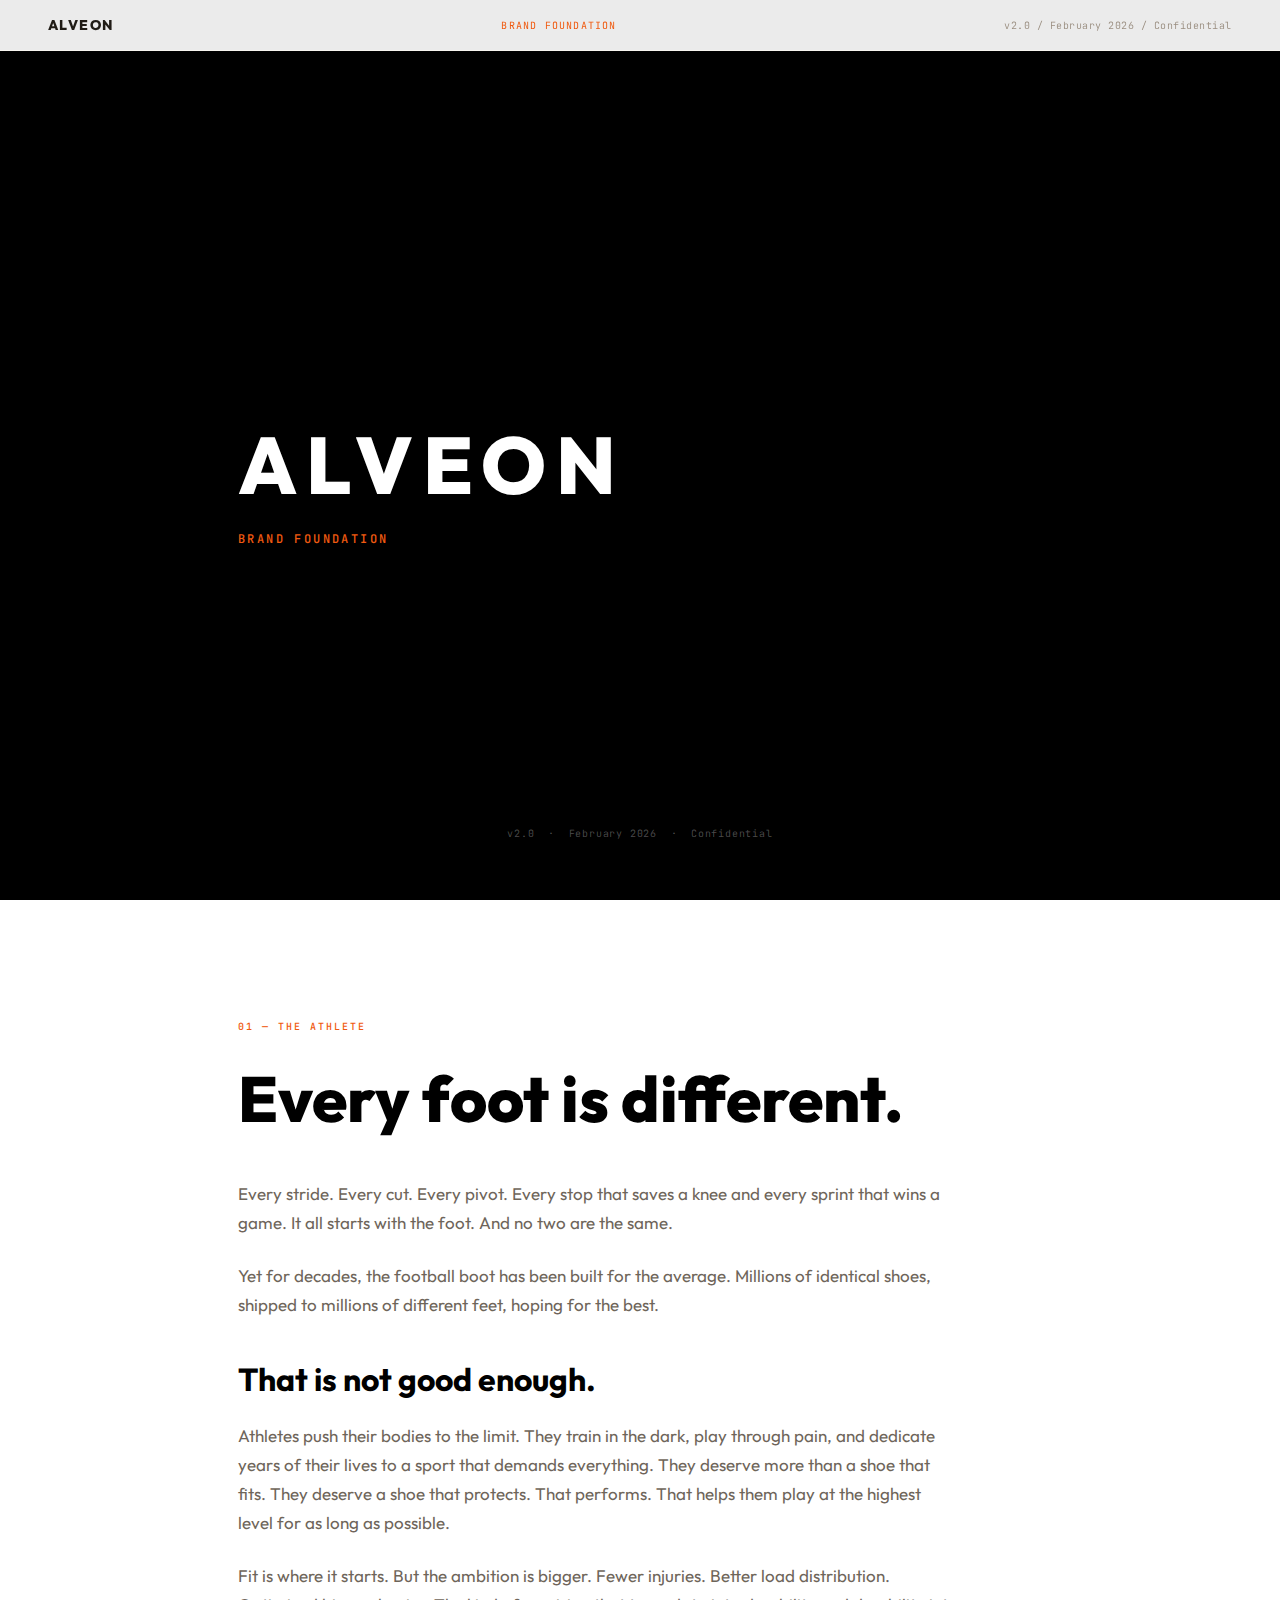
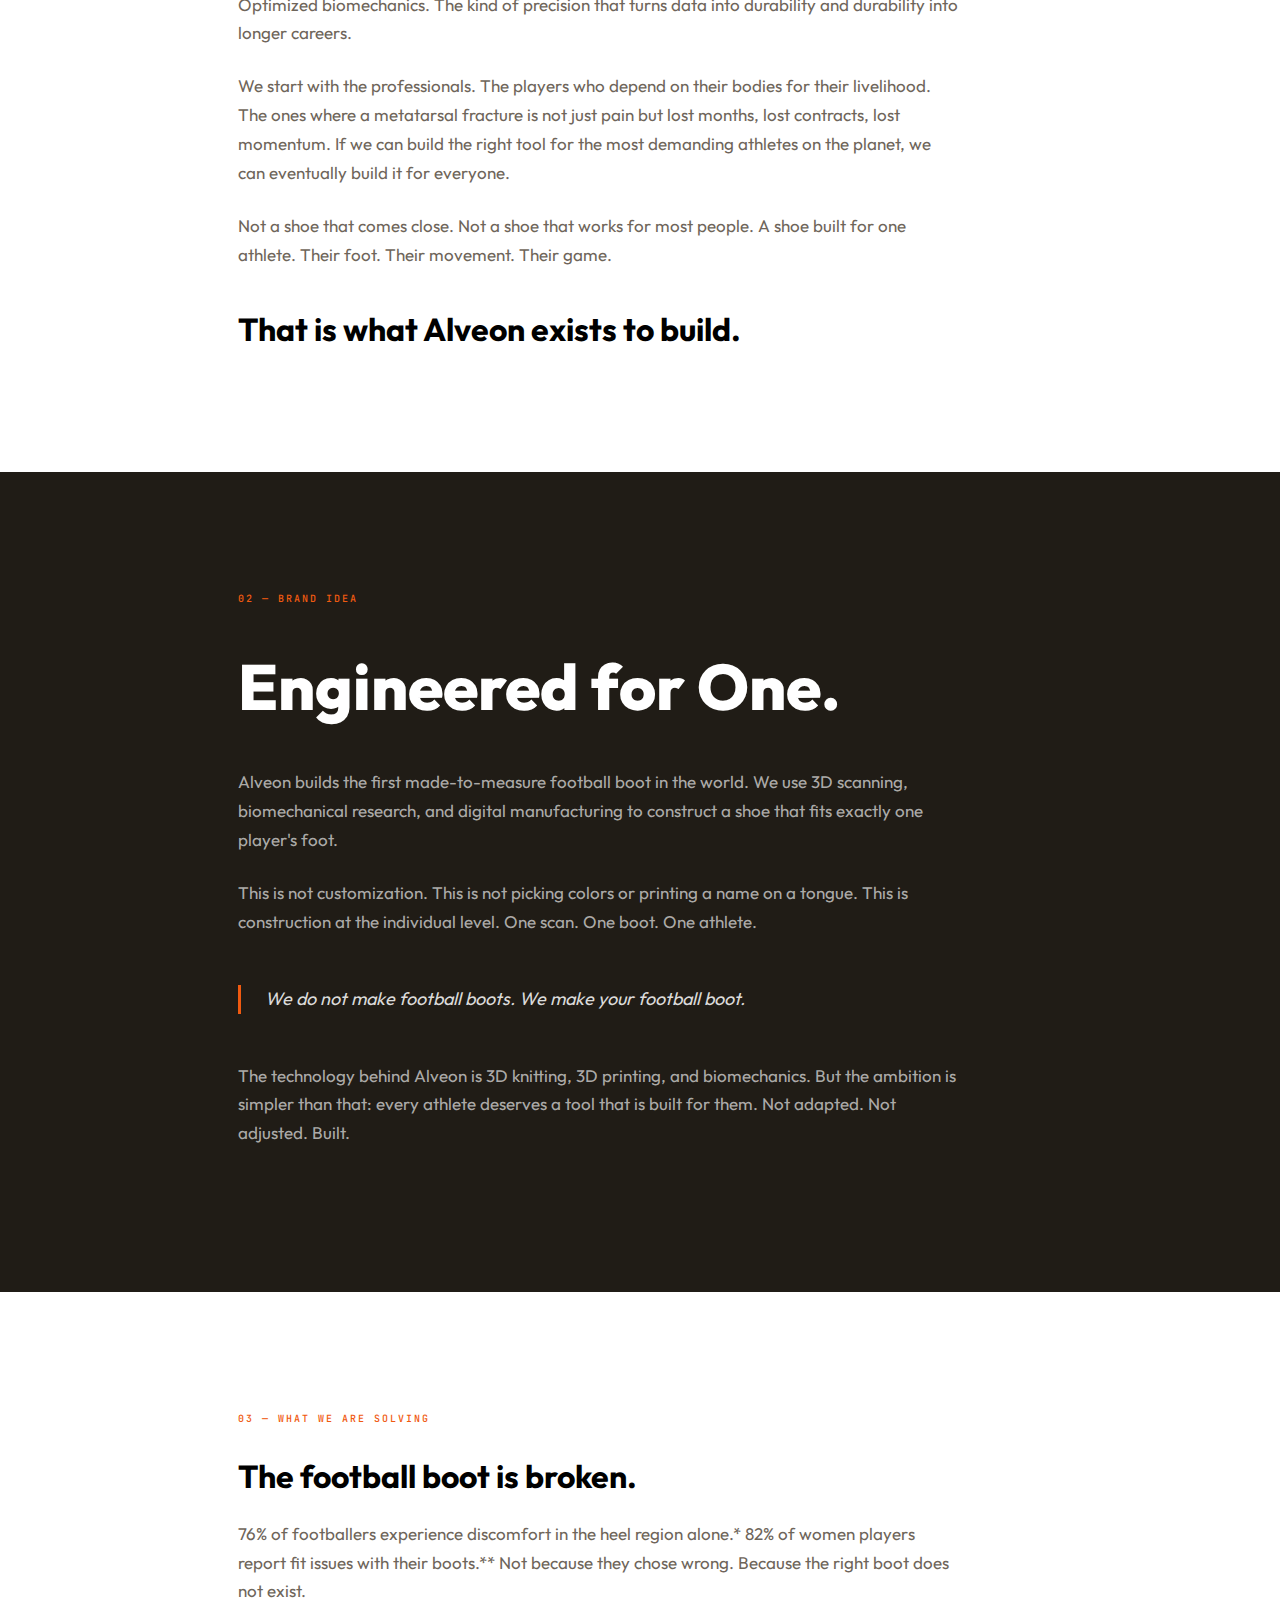
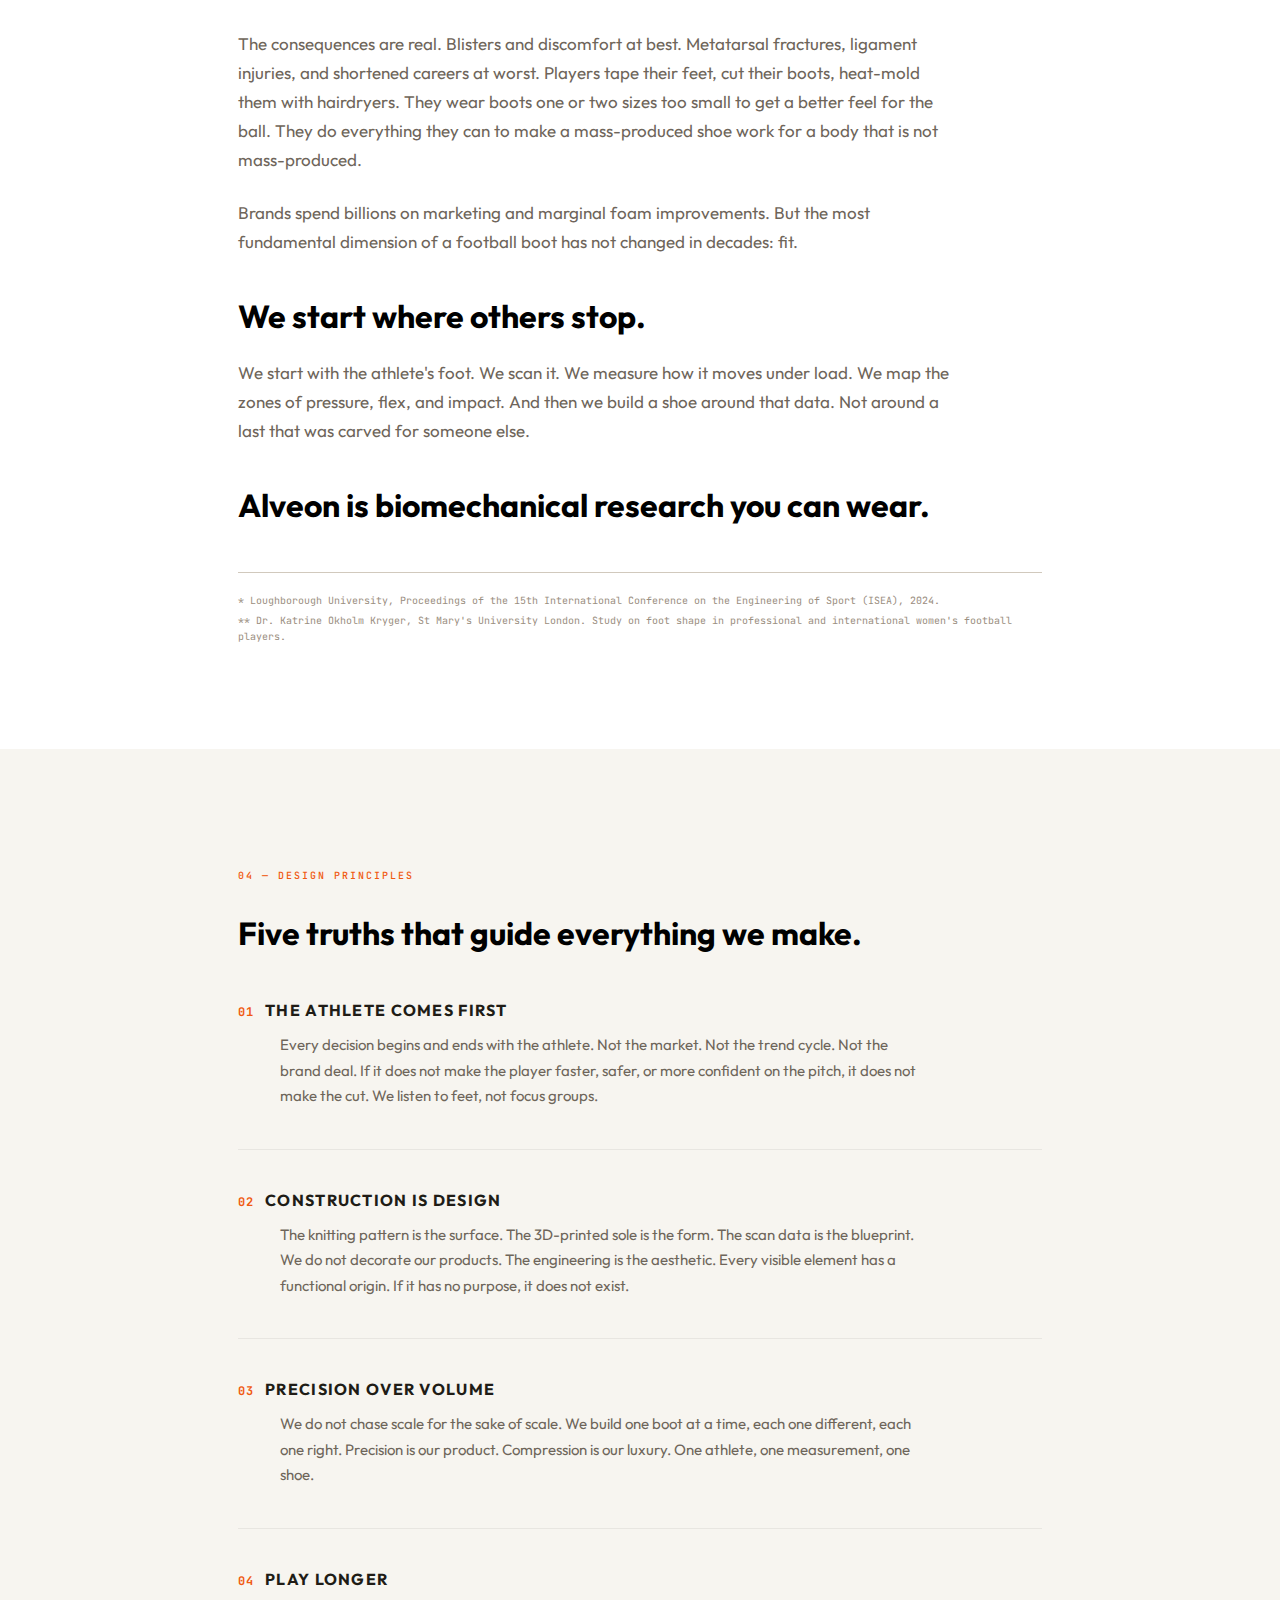
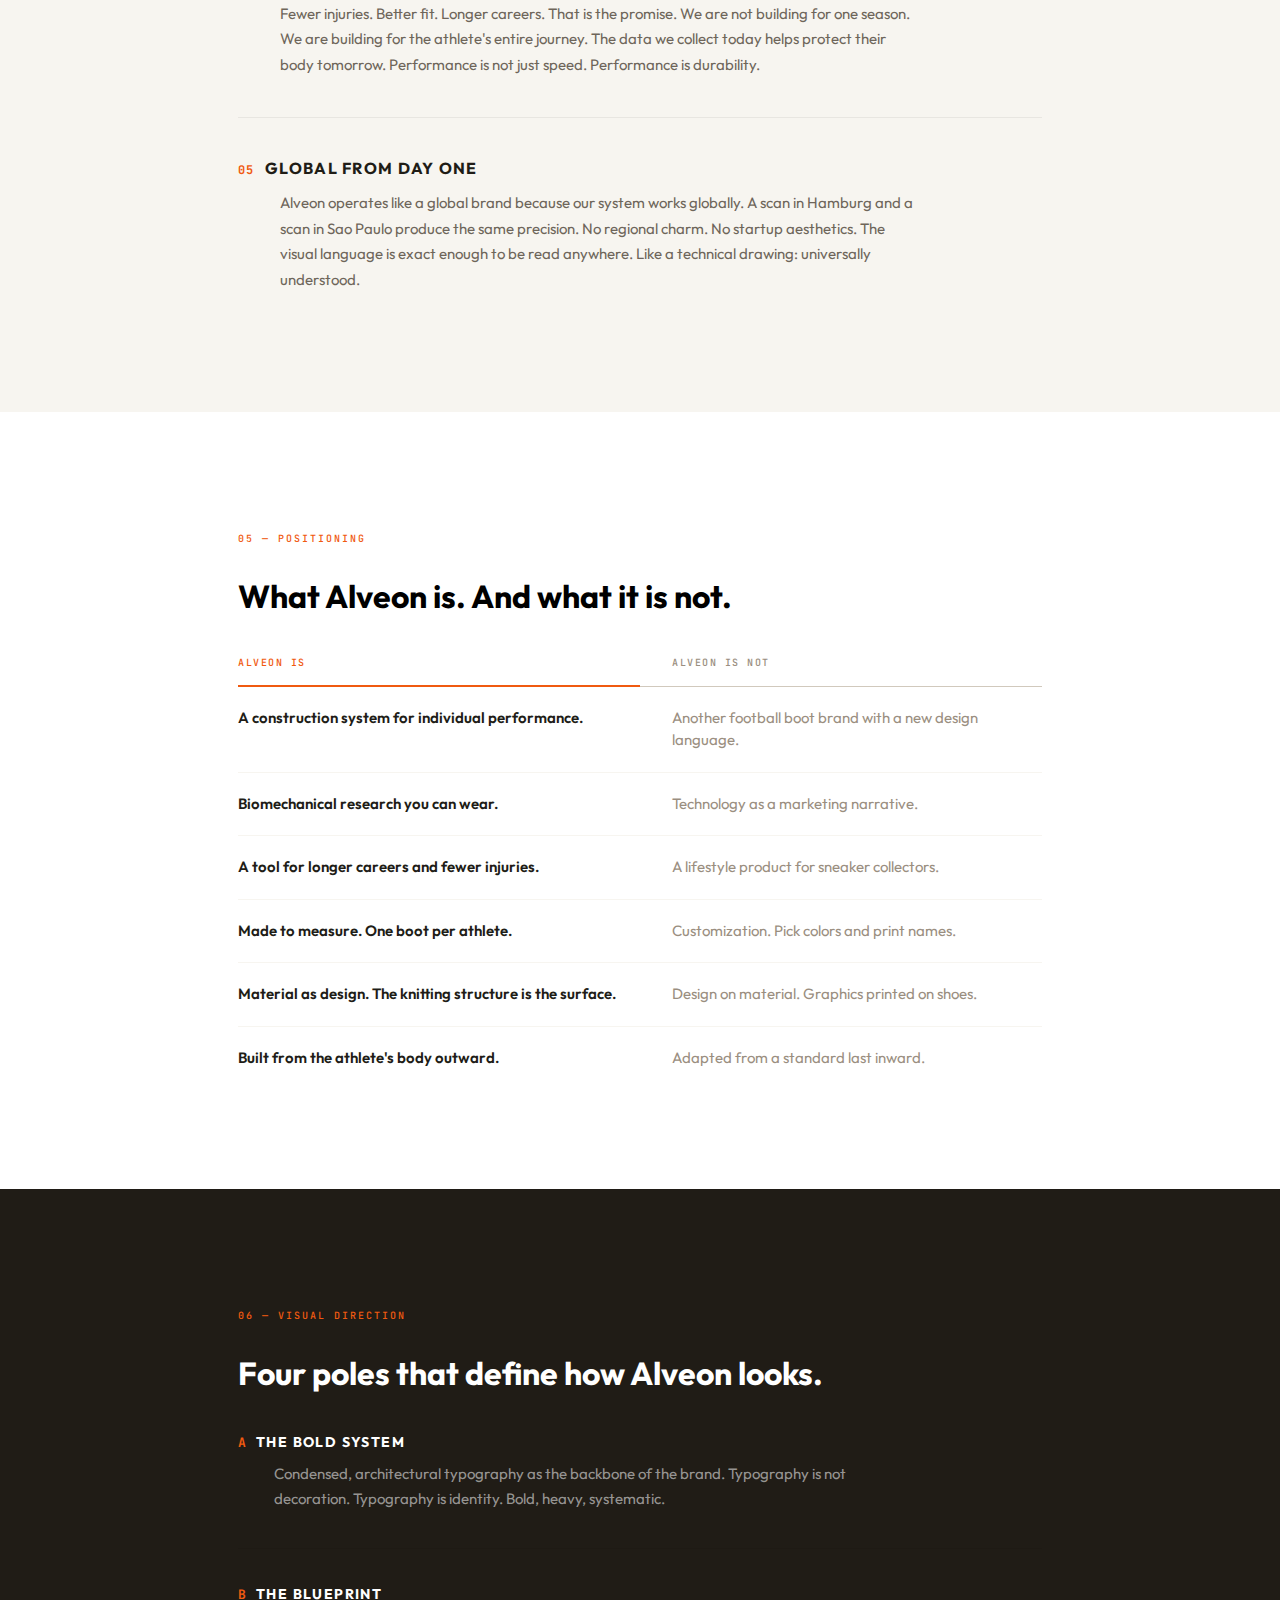
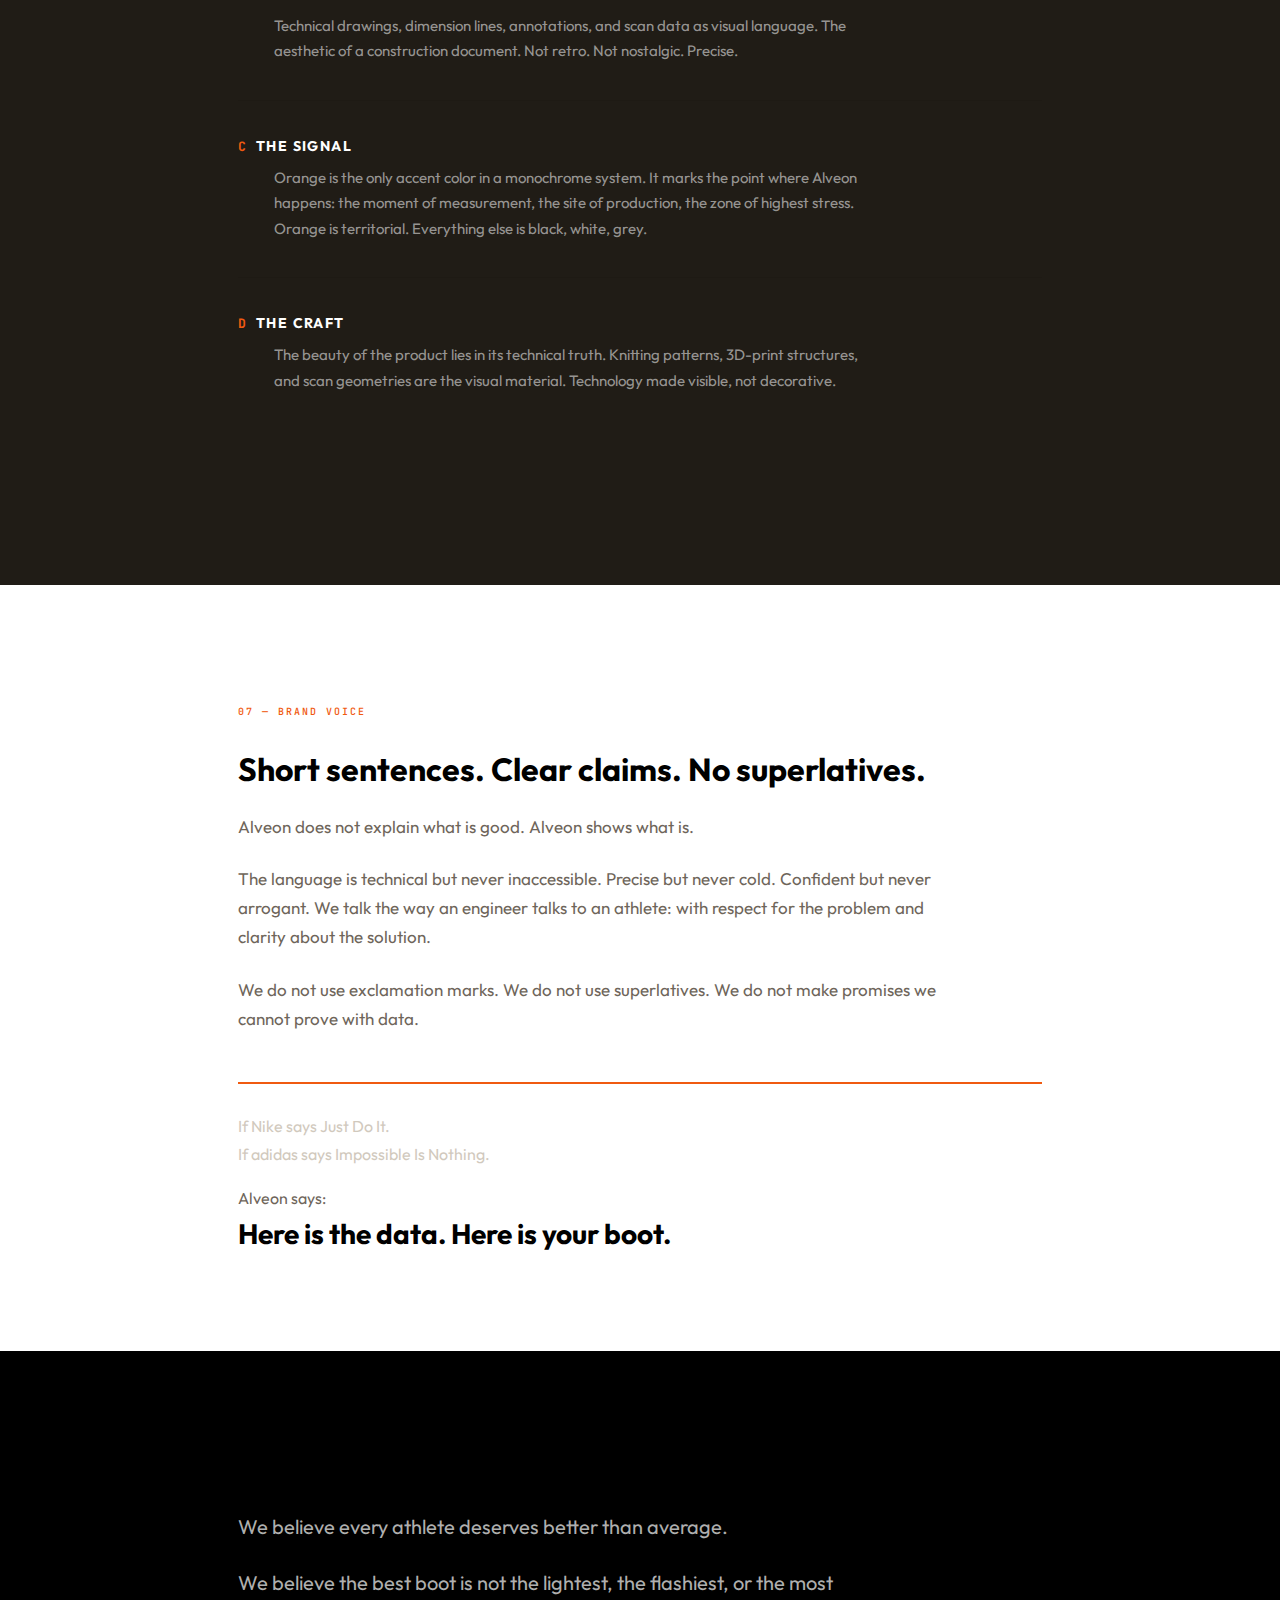
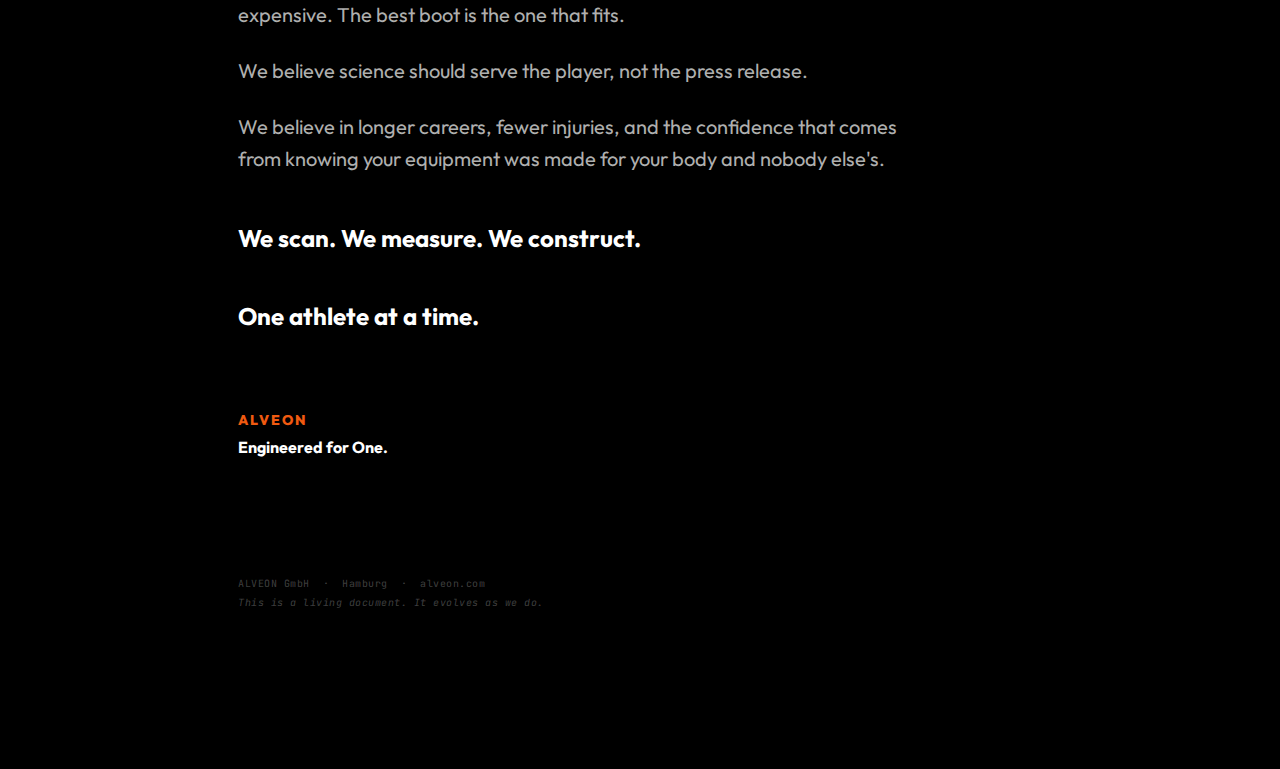
<file: alveon-brand-foundation.html>
<!DOCTYPE html>
<html lang="en">
<head>
<meta charset="UTF-8">
<meta name="viewport" content="width=device-width, initial-scale=1.0">
<title>ALVEON Brand Foundation v2.0</title>
<link href="https://fonts.googleapis.com/css2?family=Outfit:wght@300;400;500;600;700;800;900&family=JetBrains+Mono:wght@300;400;500;700&display=swap" rel="stylesheet">
<style>
  * { margin: 0; padding: 0; box-sizing: border-box; }

  :root {
    --black: #000000;
    --dark: #201C16;
    --mid: #6E655A;
    --light: #9A8E80;
    --pale: #D1C9BD;
    --near-white: #F7F5F0;
    --white: #FFFFFF;
    --orange: #F05A10;
    --font-display: 'Outfit', sans-serif;
    --font-mono: 'JetBrains Mono', monospace;
  }

  html { font-size: 16px; scroll-behavior: smooth; }

  body {
    font-family: var(--font-display);
    background: var(--white);
    color: var(--dark);
    -webkit-font-smoothing: antialiased;
  }

  /* ── NAV ── */
  nav {
    position: fixed; top: 0; left: 0; right: 0; z-index: 100;
    background: rgba(255,255,255,0.92); backdrop-filter: blur(12px);
    border-bottom: 1px solid var(--near-white);
    padding: 16px 48px;
    display: flex; align-items: center; justify-content: space-between;
  }
  .nav-wordmark {
    font-family: var(--font-display); font-weight: 800;
    font-size: 14px; letter-spacing: 0.1em; color: var(--dark);
  }
  .nav-doc {
    font-family: var(--font-mono); font-weight: 400;
    font-size: 10px; letter-spacing: 0.12em; text-transform: uppercase;
    color: var(--orange);
  }
  .nav-meta {
    font-family: var(--font-mono); font-weight: 300;
    font-size: 10px; color: var(--light); letter-spacing: 0.05em;
  }

  /* ── SECTIONS ── */
  section {
    padding: 120px 48px 100px;
    max-width: 900px;
    margin: 0 auto;
  }
  section:first-of-type { padding-top: 160px; }

  .section-dark {
    background: var(--dark);
    color: var(--white);
    max-width: 100%;
    padding-left: 0; padding-right: 0;
  }
  .section-dark .inner {
    max-width: 900px;
    margin: 0 auto;
    padding: 0 48px;
  }
  .section-black {
    background: var(--black);
    color: var(--white);
    max-width: 100%;
    padding-left: 0; padding-right: 0;
  }
  .section-black .inner {
    max-width: 900px;
    margin: 0 auto;
    padding: 0 48px;
  }
  .section-offwhite {
    background: var(--near-white);
    max-width: 100%;
    padding-left: 0; padding-right: 0;
  }
  .section-offwhite .inner {
    max-width: 900px;
    margin: 0 auto;
    padding: 0 48px;
  }

  /* ── LABELS ── */
  .section-label {
    font-family: var(--font-mono);
    font-size: 10px;
    font-weight: 500;
    letter-spacing: 0.2em;
    text-transform: uppercase;
    color: var(--orange);
    margin-bottom: 32px;
  }

  /* ── TYPOGRAPHY ── */
  .hero {
    font-family: var(--font-display);
    font-weight: 800;
    font-size: clamp(36px, 6vw, 64px);
    line-height: 1.05;
    color: var(--black);
    margin-bottom: 48px;
  }
  .section-dark .hero, .section-black .hero { color: var(--white); }

  .big-statement {
    font-family: var(--font-display);
    font-weight: 700;
    font-size: clamp(22px, 3vw, 32px);
    line-height: 1.2;
    color: var(--black);
    margin: 40px 0 24px;
  }
  .section-dark .big-statement { color: var(--white); }
  .section-black .big-statement { color: var(--white); }

  .manifesto {
    font-family: var(--font-display);
    font-weight: 400;
    font-size: 17px;
    line-height: 1.7;
    color: var(--mid);
    margin-bottom: 24px;
    max-width: 720px;
  }
  .section-dark .manifesto { color: rgba(255,255,255,0.65); }
  .section-black .manifesto { color: rgba(255,255,255,0.55); }

  .manifesto strong {
    font-weight: 600;
    color: var(--dark);
  }
  .section-dark .manifesto strong { color: var(--white); }
  .section-black .manifesto strong { color: var(--white); }

  .pull-quote {
    font-family: var(--font-display);
    font-weight: 400;
    font-size: 18px;
    line-height: 1.6;
    color: var(--dark);
    font-style: italic;
    border-left: 3px solid var(--orange);
    padding-left: 24px;
    margin: 48px 0;
    max-width: 640px;
  }
  .section-dark .pull-quote { color: rgba(255,255,255,0.85); }

  /* ── COVER ── */
  .cover {
    min-height: 100vh;
    display: flex;
    flex-direction: column;
    justify-content: center;
    padding: 160px 48px 100px;
    max-width: 100%;
    background: var(--black);
  }
  .cover .inner {
    max-width: 900px;
    margin: 0 auto;
    width: 100%;
    padding: 0 48px;
  }
  .cover-wordmark {
    font-family: var(--font-display);
    font-weight: 800;
    font-size: clamp(48px, 8vw, 80px);
    letter-spacing: 0.12em;
    color: var(--white);
    margin-bottom: 16px;
  }
  .cover-subtitle {
    font-family: var(--font-mono);
    font-weight: 500;
    font-size: 12px;
    letter-spacing: 0.2em;
    text-transform: uppercase;
    color: var(--orange);
    margin-bottom: 0;
  }
  .cover-meta {
    position: absolute;
    bottom: 60px;
    left: 0; right: 0;
    text-align: center;
    font-family: var(--font-mono);
    font-size: 10px;
    font-weight: 300;
    color: rgba(255,255,255,0.3);
    letter-spacing: 0.08em;
  }

  /* ── PRINCIPLES ── */
  .principle {
    margin-bottom: 40px;
    padding-bottom: 40px;
    border-bottom: 1px solid rgba(0,0,0,0.06);
  }
  .section-dark .principle { border-bottom-color: rgba(255,255,255,0.08); }
  .principle:last-child { border-bottom: none; margin-bottom: 0; padding-bottom: 0; }

  .principle-header {
    display: flex;
    align-items: baseline;
    gap: 12px;
    margin-bottom: 12px;
  }
  .principle-number {
    font-family: var(--font-mono);
    font-weight: 700;
    font-size: 12px;
    color: var(--orange);
    letter-spacing: 0.05em;
    flex-shrink: 0;
  }
  .principle-title {
    font-family: var(--font-display);
    font-weight: 700;
    font-size: 16px;
    letter-spacing: 0.08em;
    text-transform: uppercase;
    color: var(--dark);
  }
  .section-dark .principle-title { color: var(--white); }

  .principle-body {
    font-family: var(--font-display);
    font-weight: 400;
    font-size: 15px;
    line-height: 1.7;
    color: var(--mid);
    max-width: 680px;
    padding-left: 42px;
  }
  .section-dark .principle-body { color: rgba(255,255,255,0.55); }

  /* ── CONTRAST TABLE ── */
  .contrast-grid {
    display: grid;
    grid-template-columns: 1fr 1fr;
    gap: 0;
    margin-top: 32px;
  }
  .contrast-header {
    font-family: var(--font-mono);
    font-size: 10px;
    font-weight: 500;
    letter-spacing: 0.15em;
    text-transform: uppercase;
    padding-bottom: 16px;
    margin-bottom: 0;
  }
  .contrast-header-is {
    color: var(--orange);
    border-bottom: 2px solid var(--orange);
  }
  .contrast-header-not {
    color: var(--light);
    border-bottom: 1px solid var(--pale);
    padding-left: 32px;
  }

  .contrast-row {
    display: contents;
  }
  .contrast-cell {
    padding: 20px 0;
    border-bottom: 1px solid var(--near-white);
    font-family: var(--font-display);
    font-size: 15px;
    line-height: 1.5;
  }
  .contrast-is {
    font-weight: 600;
    color: var(--dark);
    padding-right: 24px;
  }
  .contrast-not {
    font-weight: 400;
    color: var(--light);
    padding-left: 32px;
  }

  /* ── POLES ── */
  .pole {
    margin-bottom: 36px;
    padding-bottom: 36px;
    border-bottom: 1px solid rgba(0,0,0,0.06);
  }
  .pole:last-child { border-bottom: none; }
  .pole-header {
    display: flex; align-items: baseline; gap: 10px;
    margin-bottom: 10px;
  }
  .pole-letter {
    font-family: var(--font-mono);
    font-weight: 700;
    font-size: 13px;
    color: var(--orange);
  }
  .pole-name {
    font-family: var(--font-display);
    font-weight: 700;
    font-size: 14px;
    letter-spacing: 0.1em;
    text-transform: uppercase;
    color: var(--dark);
  }
  .pole-body {
    font-family: var(--font-display);
    font-weight: 400;
    font-size: 15px;
    line-height: 1.7;
    color: var(--mid);
    padding-left: 36px;
    max-width: 640px;
  }

  /* ── VOICE ── */
  .voice-comparison {
    margin-top: 48px;
    padding-top: 32px;
    border-top: 2px solid var(--orange);
  }
  .voice-other {
    font-family: var(--font-display);
    font-weight: 400;
    font-size: 16px;
    color: var(--pale);
    margin-bottom: 8px;
  }
  .voice-alveon-label {
    font-family: var(--font-display);
    font-weight: 400;
    font-size: 16px;
    color: var(--mid);
    margin-top: 24px;
    margin-bottom: 8px;
  }
  .voice-alveon {
    font-family: var(--font-display);
    font-weight: 700;
    font-size: clamp(22px, 3vw, 28px);
    color: var(--black);
  }

  /* ── CLOSING ── */
  .closing-belief {
    font-family: var(--font-display);
    font-weight: 400;
    font-size: clamp(17px, 2.2vw, 20px);
    line-height: 1.6;
    color: rgba(255,255,255,0.7);
    margin-bottom: 24px;
    max-width: 680px;
  }
  .closing-bold {
    font-family: var(--font-display);
    font-weight: 700;
    font-size: clamp(20px, 2.5vw, 24px);
    color: var(--white);
    margin-top: 48px;
    margin-bottom: 12px;
  }
  .closing-wordmark {
    font-family: var(--font-display);
    font-weight: 800;
    font-size: 14px;
    letter-spacing: 0.15em;
    color: var(--orange);
    margin-top: 80px;
  }
  .closing-tagline {
    font-family: var(--font-display);
    font-weight: 700;
    font-size: 16px;
    color: var(--white);
    margin-top: 8px;
  }
  .closing-footer {
    font-family: var(--font-mono);
    font-size: 10px;
    color: rgba(255,255,255,0.25);
    margin-top: 120px;
    letter-spacing: 0.05em;
  }
  .closing-footer em {
    display: block;
    margin-top: 6px;
    font-style: italic;
  }

  /* ── FOOTNOTES ── */
  .footnotes {
    margin-top: 48px;
    padding-top: 20px;
    border-top: 1px solid var(--pale);
  }
  .footnote {
    font-family: var(--font-mono);
    font-size: 10px;
    color: var(--light);
    line-height: 1.6;
    margin-bottom: 4px;
  }

  /* ── RESPONSIVE ── */
  @media (max-width: 768px) {
    nav { padding: 12px 24px; }
    section { padding: 80px 24px 60px; }
    .cover { padding: 120px 24px 80px; }
    .cover .inner,
    .section-dark .inner,
    .section-black .inner,
    .section-offwhite .inner { padding: 0 24px; }
    .contrast-grid { grid-template-columns: 1fr; gap: 0; }
    .contrast-header-not { padding-left: 0; }
    .contrast-not { padding-left: 0; }
    .principle-body, .pole-body { padding-left: 0; }
  }
</style>
</head>
<body>

<!-- NAV -->
<nav>
  <span class="nav-wordmark">ALVEON</span>
  <span class="nav-doc">BRAND FOUNDATION</span>
  <span class="nav-meta">v2.0 / February 2026 / Confidential</span>
</nav>

<!-- 01 COVER -->
<section class="cover" style="position: relative;">
  <div class="inner">
    <div class="cover-wordmark">ALVEON</div>
    <div class="cover-subtitle">Brand Foundation</div>
  </div>
  <div class="cover-meta">v2.0 &nbsp;&middot;&nbsp; February 2026 &nbsp;&middot;&nbsp; Confidential</div>
</section>

<!-- 02 THE ATHLETE -->
<section>
  <div class="section-label">01 &mdash; The Athlete</div>
  <h1 class="hero">Every foot is different.</h1>

  <p class="manifesto">Every stride. Every cut. Every pivot. Every stop that saves a knee and every sprint that wins a game. It all starts with the foot. And no two are the same.</p>

  <p class="manifesto">Yet for decades, the football boot has been built for the average. Millions of identical shoes, shipped to millions of different feet, hoping for the best.</p>

  <p class="big-statement">That is not good enough.</p>

  <p class="manifesto">Athletes push their bodies to the limit. They train in the dark, play through pain, and dedicate years of their lives to a sport that demands everything. They deserve more than a shoe that fits. They deserve a shoe that protects. That performs. That helps them play at the highest level for as long as possible.</p>

  <p class="manifesto">Fit is where it starts. But the ambition is bigger. Fewer injuries. Better load distribution. Optimized biomechanics. The kind of precision that turns data into durability and durability into longer careers.</p>

  <p class="manifesto">We start with the professionals. The players who depend on their bodies for their livelihood. The ones where a metatarsal fracture is not just pain but lost months, lost contracts, lost momentum. If we can build the right tool for the most demanding athletes on the planet, we can eventually build it for everyone.</p>

  <p class="manifesto">Not a shoe that comes close. Not a shoe that works for most people. A shoe built for one athlete. Their foot. Their movement. Their game.</p>

  <p class="big-statement">That is what Alveon exists to build.</p>
</section>

<!-- 03 BRAND IDEA -->
<section class="section-dark" style="padding-top: 120px; padding-bottom: 120px;">
  <div class="inner">
    <div class="section-label">02 &mdash; Brand Idea</div>

    <h1 class="hero" style="margin-top: 48px; margin-bottom: 48px;">Engineered for One.</h1>

    <p class="manifesto">Alveon builds the first made-to-measure football boot in the world. We use 3D scanning, biomechanical research, and digital manufacturing to construct a shoe that fits exactly one player's foot.</p>

    <p class="manifesto">This is not customization. This is not picking colors or printing a name on a tongue. This is construction at the individual level. One scan. One boot. One athlete.</p>

    <div class="pull-quote">We do not make football boots. We make your football boot.</div>

    <p class="manifesto">The technology behind Alveon is 3D knitting, 3D printing, and biomechanics. But the ambition is simpler than that: every athlete deserves a tool that is built for them. Not adapted. Not adjusted. Built.</p>
  </div>
</section>

<!-- 04 WHAT WE ARE SOLVING -->
<section>
  <div class="section-label">03 &mdash; What We Are Solving</div>

  <p class="big-statement" style="margin-top: 0;">The football boot is broken.</p>

  <p class="manifesto">76% of footballers experience discomfort in the heel region alone.* 82% of women players report fit issues with their boots.** Not because they chose wrong. Because the right boot does not exist.</p>

  <p class="manifesto">The consequences are real. Blisters and discomfort at best. Metatarsal fractures, ligament injuries, and shortened careers at worst. Players tape their feet, cut their boots, heat-mold them with hairdryers. They wear boots one or two sizes too small to get a better feel for the ball. They do everything they can to make a mass-produced shoe work for a body that is not mass-produced.</p>

  <p class="manifesto">Brands spend billions on marketing and marginal foam improvements. But the most fundamental dimension of a football boot has not changed in decades: fit.</p>

  <p class="big-statement">We start where others stop.</p>

  <p class="manifesto">We start with the athlete's foot. We scan it. We measure how it moves under load. We map the zones of pressure, flex, and impact. And then we build a shoe around that data. Not around a last that was carved for someone else.</p>

  <p class="big-statement">Alveon is biomechanical research you can wear.</p>

  <div class="footnotes">
    <p class="footnote">* Loughborough University, Proceedings of the 15th International Conference on the Engineering of Sport (ISEA), 2024.</p>
    <p class="footnote">** Dr. Katrine Okholm Kryger, St Mary's University London. Study on foot shape in professional and international women's football players.</p>
  </div>
</section>

<!-- 05 DESIGN PRINCIPLES -->
<section class="section-offwhite" style="padding-top: 120px; padding-bottom: 120px;">
  <div class="inner">
    <div class="section-label">04 &mdash; Design Principles</div>
    <p class="big-statement" style="margin-top: 0; margin-bottom: 48px;">Five truths that guide everything we make.</p>

    <div class="principle">
      <div class="principle-header">
        <span class="principle-number">01</span>
        <span class="principle-title">The Athlete Comes First</span>
      </div>
      <p class="principle-body">Every decision begins and ends with the athlete. Not the market. Not the trend cycle. Not the brand deal. If it does not make the player faster, safer, or more confident on the pitch, it does not make the cut. We listen to feet, not focus groups.</p>
    </div>

    <div class="principle">
      <div class="principle-header">
        <span class="principle-number">02</span>
        <span class="principle-title">Construction Is Design</span>
      </div>
      <p class="principle-body">The knitting pattern is the surface. The 3D-printed sole is the form. The scan data is the blueprint. We do not decorate our products. The engineering is the aesthetic. Every visible element has a functional origin. If it has no purpose, it does not exist.</p>
    </div>

    <div class="principle">
      <div class="principle-header">
        <span class="principle-number">03</span>
        <span class="principle-title">Precision Over Volume</span>
      </div>
      <p class="principle-body">We do not chase scale for the sake of scale. We build one boot at a time, each one different, each one right. Precision is our product. Compression is our luxury. One athlete, one measurement, one shoe.</p>
    </div>

    <div class="principle">
      <div class="principle-header">
        <span class="principle-number">04</span>
        <span class="principle-title">Play Longer</span>
      </div>
      <p class="principle-body">Fewer injuries. Better fit. Longer careers. That is the promise. We are not building for one season. We are building for the athlete's entire journey. The data we collect today helps protect their body tomorrow. Performance is not just speed. Performance is durability.</p>
    </div>

    <div class="principle">
      <div class="principle-header">
        <span class="principle-number">05</span>
        <span class="principle-title">Global From Day One</span>
      </div>
      <p class="principle-body">Alveon operates like a global brand because our system works globally. A scan in Hamburg and a scan in Sao Paulo produce the same precision. No regional charm. No startup aesthetics. The visual language is exact enough to be read anywhere. Like a technical drawing: universally understood.</p>
    </div>
  </div>
</section>

<!-- 06 POSITIONING -->
<section>
  <div class="section-label">05 &mdash; Positioning</div>
  <p class="big-statement" style="margin-top: 0; margin-bottom: 40px;">What Alveon is. And what it is not.</p>

  <div class="contrast-grid">
    <div class="contrast-header contrast-header-is">ALVEON IS</div>
    <div class="contrast-header contrast-header-not">ALVEON IS NOT</div>

    <div class="contrast-cell contrast-is">A construction system for individual performance.</div>
    <div class="contrast-cell contrast-not">Another football boot brand with a new design language.</div>

    <div class="contrast-cell contrast-is">Biomechanical research you can wear.</div>
    <div class="contrast-cell contrast-not">Technology as a marketing narrative.</div>

    <div class="contrast-cell contrast-is">A tool for longer careers and fewer injuries.</div>
    <div class="contrast-cell contrast-not">A lifestyle product for sneaker collectors.</div>

    <div class="contrast-cell contrast-is">Made to measure. One boot per athlete.</div>
    <div class="contrast-cell contrast-not">Customization. Pick colors and print names.</div>

    <div class="contrast-cell contrast-is">Material as design. The knitting structure is the surface.</div>
    <div class="contrast-cell contrast-not">Design on material. Graphics printed on shoes.</div>

    <div class="contrast-cell contrast-is" style="border-bottom: none;">Built from the athlete's body outward.</div>
    <div class="contrast-cell contrast-not" style="border-bottom: none;">Adapted from a standard last inward.</div>
  </div>
</section>

<!-- 07 VISUAL DIRECTION -->
<section class="section-dark" style="padding-top: 120px; padding-bottom: 120px;">
  <div class="inner">
    <div class="section-label">06 &mdash; Visual Direction</div>
    <p class="big-statement" style="margin-top: 0; margin-bottom: 40px;">Four poles that define how Alveon looks.</p>

    <div class="pole">
      <div class="pole-header">
        <span class="pole-letter">A</span>
        <span class="pole-name" style="color: var(--white);">The Bold System</span>
      </div>
      <p class="pole-body" style="color: rgba(255,255,255,0.55);">Condensed, architectural typography as the backbone of the brand. Typography is not decoration. Typography is identity. Bold, heavy, systematic.</p>
    </div>

    <div class="pole">
      <div class="pole-header">
        <span class="pole-letter">B</span>
        <span class="pole-name" style="color: var(--white);">The Blueprint</span>
      </div>
      <p class="pole-body" style="color: rgba(255,255,255,0.55);">Technical drawings, dimension lines, annotations, and scan data as visual language. The aesthetic of a construction document. Not retro. Not nostalgic. Precise.</p>
    </div>

    <div class="pole">
      <div class="pole-header">
        <span class="pole-letter">C</span>
        <span class="pole-name" style="color: var(--white);">The Signal</span>
      </div>
      <p class="pole-body" style="color: rgba(255,255,255,0.55);">Orange is the only accent color in a monochrome system. It marks the point where Alveon happens: the moment of measurement, the site of production, the zone of highest stress. Orange is territorial. Everything else is black, white, grey.</p>
    </div>

    <div class="pole" style="border-bottom: none;">
      <div class="pole-header">
        <span class="pole-letter">D</span>
        <span class="pole-name" style="color: var(--white);">The Craft</span>
      </div>
      <p class="pole-body" style="color: rgba(255,255,255,0.55);">The beauty of the product lies in its technical truth. Knitting patterns, 3D-print structures, and scan geometries are the visual material. Technology made visible, not decorative.</p>
    </div>
  </div>
</section>

<!-- 08 BRAND VOICE -->
<section>
  <div class="section-label">07 &mdash; Brand Voice</div>
  <p class="big-statement" style="margin-top: 0;">Short sentences. Clear claims. No superlatives.</p>

  <p class="manifesto">Alveon does not explain what is good. Alveon shows what is.</p>

  <p class="manifesto">The language is technical but never inaccessible. Precise but never cold. Confident but never arrogant. We talk the way an engineer talks to an athlete: with respect for the problem and clarity about the solution.</p>

  <p class="manifesto">We do not use exclamation marks. We do not use superlatives. We do not make promises we cannot prove with data.</p>

  <div class="voice-comparison">
    <p class="voice-other">If Nike says Just Do It.</p>
    <p class="voice-other">If adidas says Impossible Is Nothing.</p>
    <p class="voice-alveon-label">Alveon says:</p>
    <p class="voice-alveon">Here is the data. Here is your boot.</p>
  </div>
</section>

<!-- 09 CLOSING MANIFESTO -->
<section class="section-black" style="padding-top: 160px; padding-bottom: 160px;">
  <div class="inner">
    <p class="closing-belief">We believe every athlete deserves better than average.</p>
    <p class="closing-belief">We believe the best boot is not the lightest, the flashiest, or the most expensive. The best boot is the one that fits.</p>
    <p class="closing-belief">We believe science should serve the player, not the press release.</p>
    <p class="closing-belief">We believe in longer careers, fewer injuries, and the confidence that comes from knowing your equipment was made for your body and nobody else's.</p>

    <p class="closing-bold">We scan. We measure. We construct.</p>
    <p class="closing-bold">One athlete at a time.</p>

    <div class="closing-wordmark">ALVEON</div>
    <div class="closing-tagline">Engineered for One.</div>

    <div class="closing-footer">
      ALVEON GmbH &nbsp;&middot;&nbsp; Hamburg &nbsp;&middot;&nbsp; alveon.com
      <em>This is a living document. It evolves as we do.</em>
    </div>
  </div>
</section>

</body>
</html>
</file>
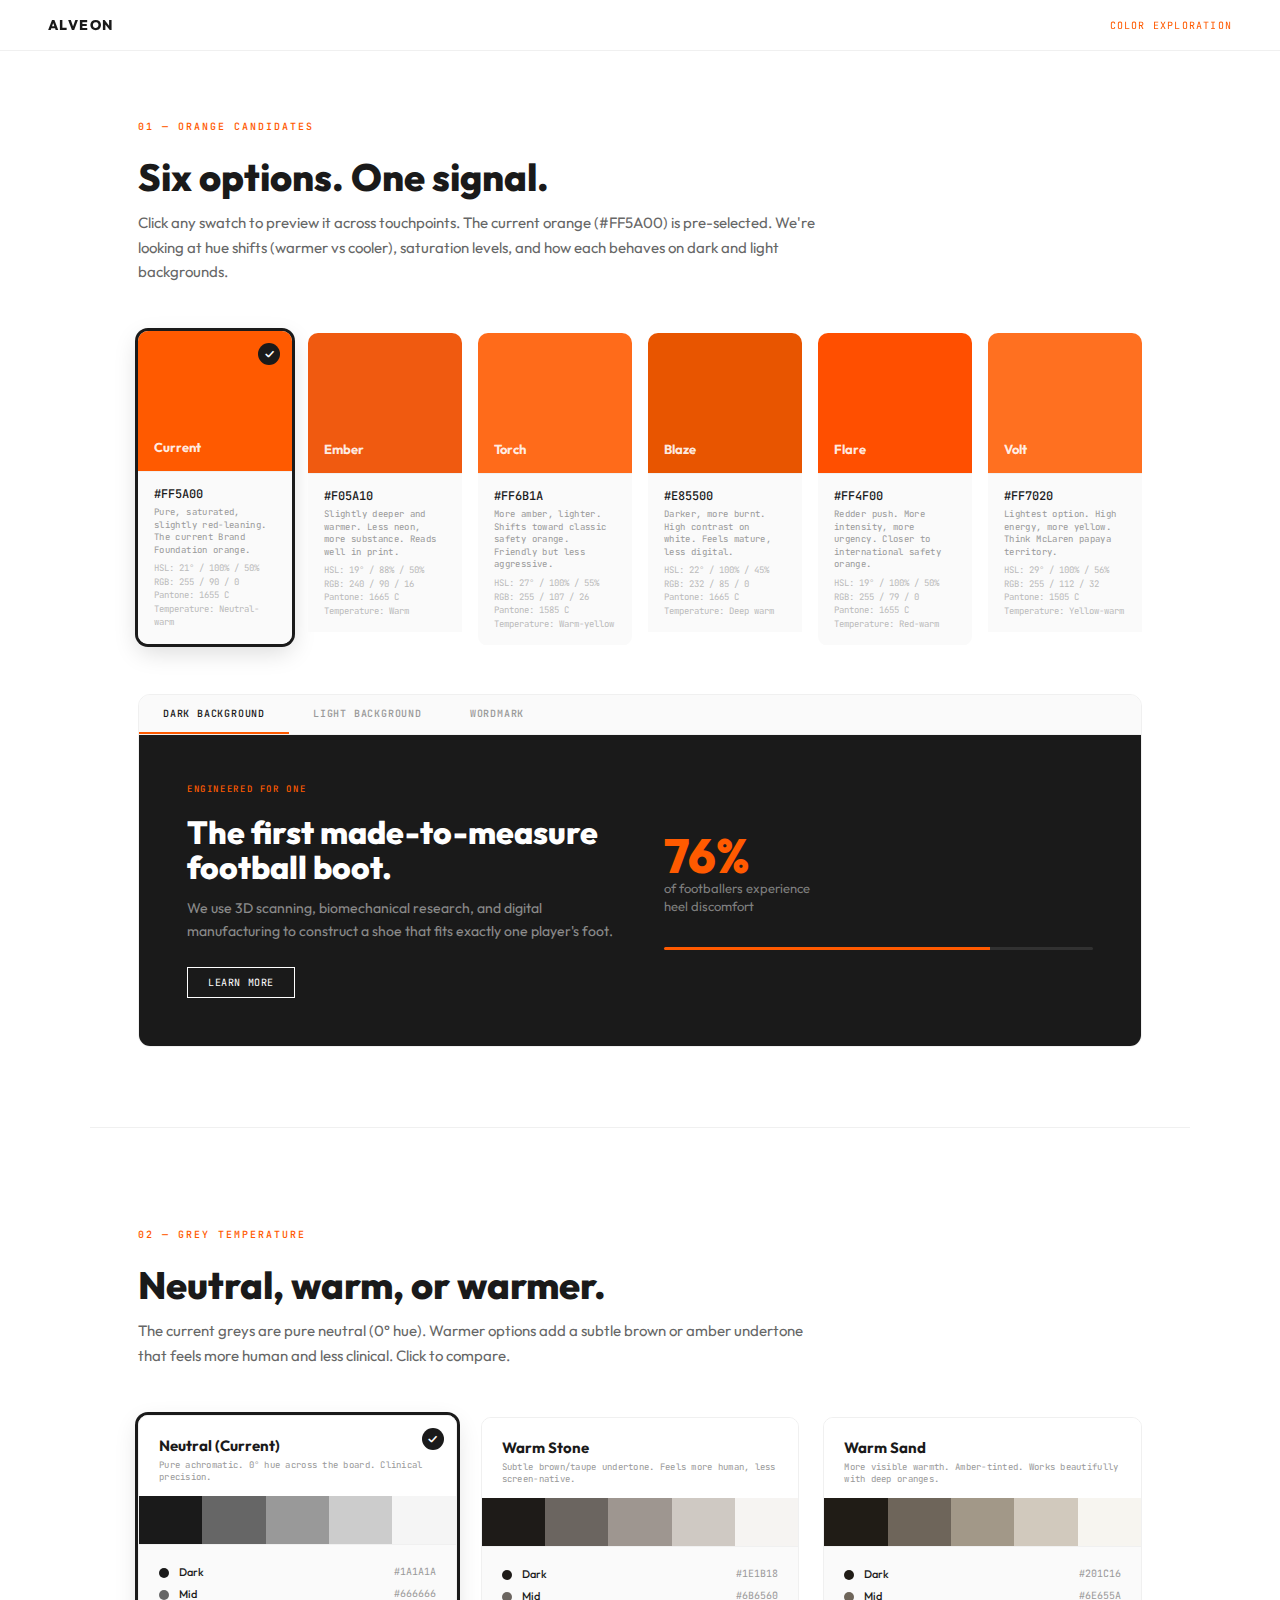
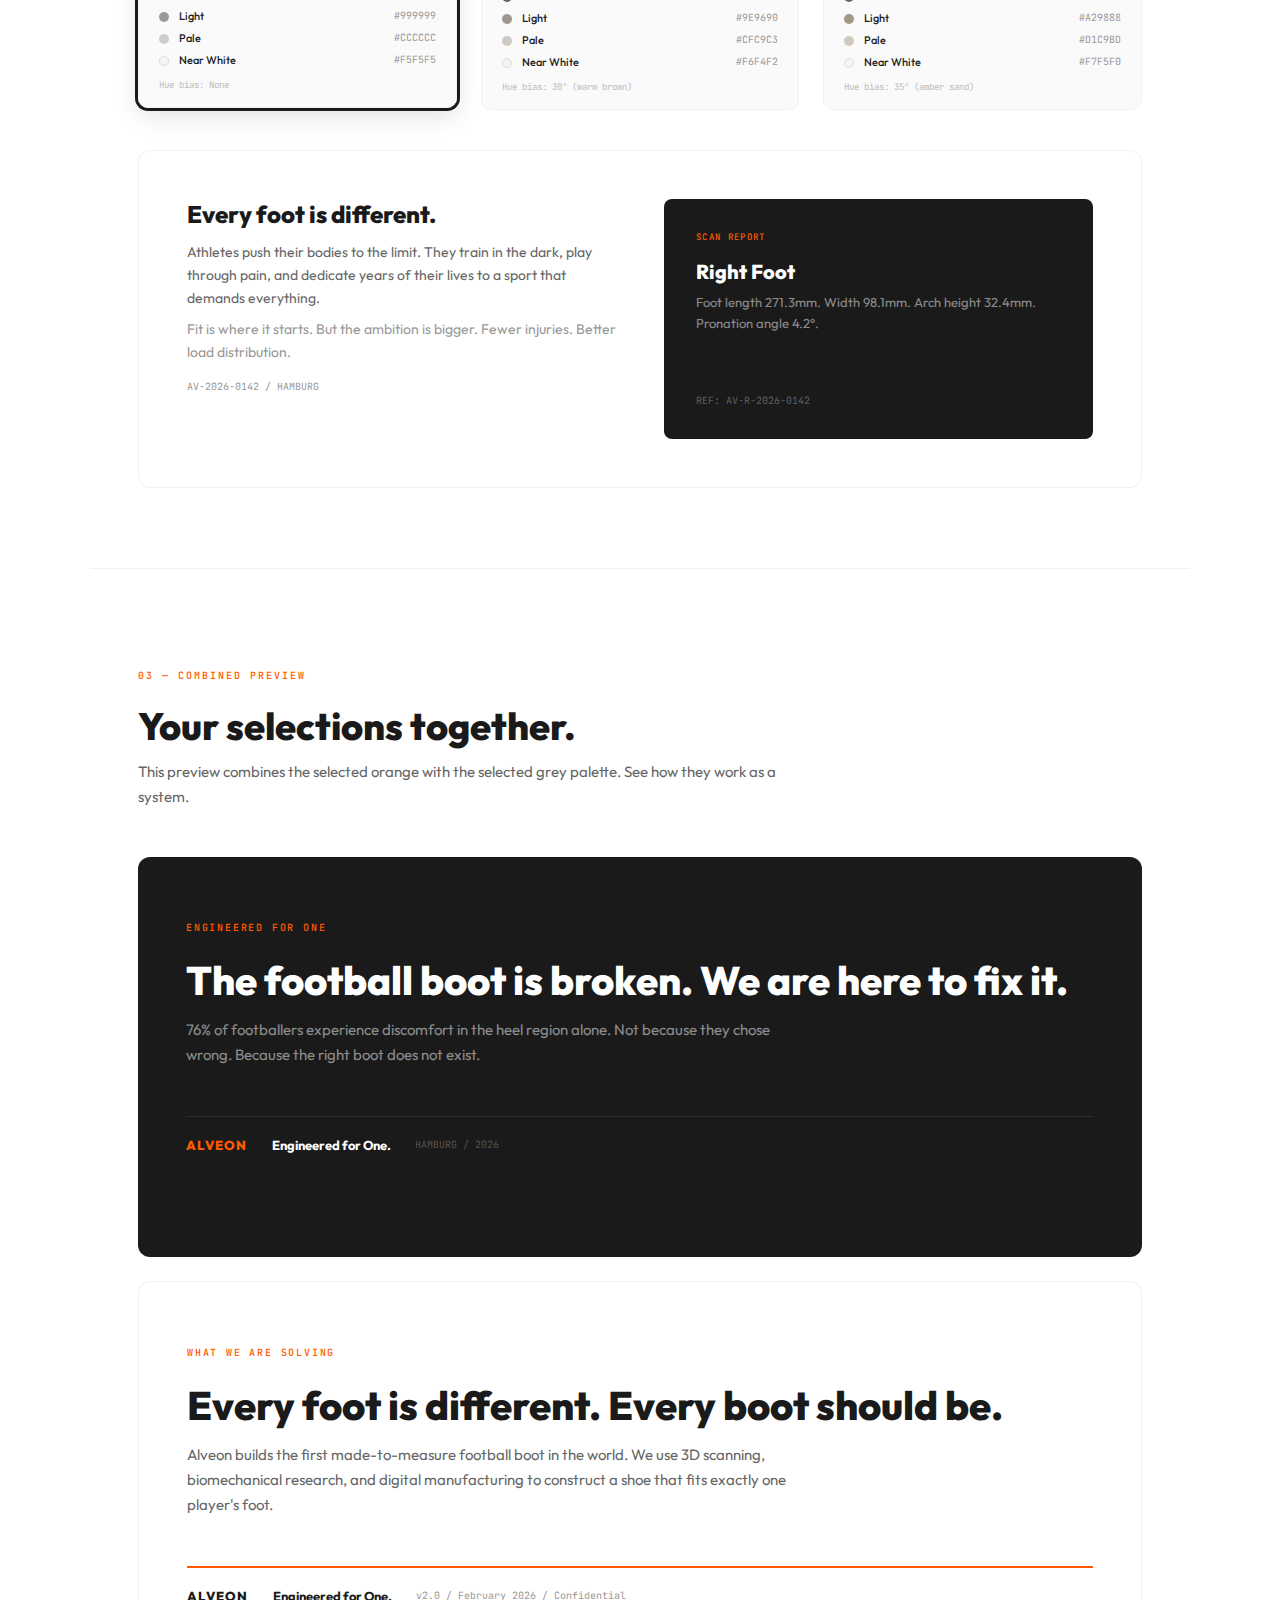
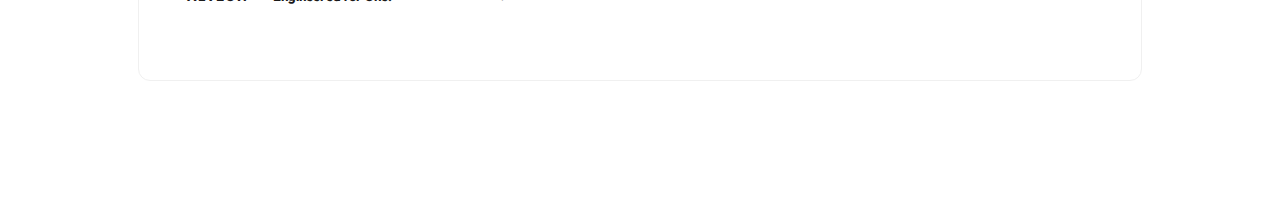
<file: alveon-color-exploration.html>
<!DOCTYPE html>
<html lang="en">
<head>
<meta charset="UTF-8">
<meta name="viewport" content="width=device-width, initial-scale=1.0">
<title>ALVEON Color Exploration</title>
<link href="https://fonts.googleapis.com/css2?family=Outfit:wght@300;400;500;600;700;800;900&family=JetBrains+Mono:wght@300;400;500;700&display=swap" rel="stylesheet">
<style>
  * { margin: 0; padding: 0; box-sizing: border-box; }
  :root {
    --font-display: 'Outfit', sans-serif;
    --font-mono: 'JetBrains Mono', monospace;
  }
  html { font-size: 16px; scroll-behavior: smooth; }
  body { font-family: var(--font-display); background: #ffffff; color: #1A1A1A; -webkit-font-smoothing: antialiased; }

  nav {
    position: fixed; top: 0; left: 0; right: 0; z-index: 100;
    background: rgba(255,255,255,0.92); backdrop-filter: blur(12px);
    border-bottom: 1px solid #f0f0f0;
    padding: 16px 48px;
    display: flex; align-items: center; justify-content: space-between;
  }
  .nav-wordmark { font-weight: 800; font-size: 14px; letter-spacing: 0.1em; color: #1A1A1A; }
  .nav-doc { font-family: var(--font-mono); font-weight: 400; font-size: 10px; letter-spacing: 0.12em; text-transform: uppercase; color: #FF5A00; }

  section { padding: 100px 48px 80px; max-width: 1100px; margin: 0 auto; }
  section:first-of-type { padding-top: 120px; }

  .full { max-width: 100%; }
  .full .inner { max-width: 1100px; margin: 0 auto; padding: 0 48px; }

  .label { font-family: var(--font-mono); font-size: 10px; font-weight: 500; letter-spacing: 0.2em; text-transform: uppercase; color: #FF5A00; margin-bottom: 24px; }
  .title { font-weight: 800; font-size: clamp(26px, 3.5vw, 38px); line-height: 1.1; margin-bottom: 12px; }
  .subtitle { font-weight: 400; font-size: 15px; line-height: 1.65; color: #666; max-width: 680px; margin-bottom: 48px; }

  /* ── ORANGE CANDIDATES ── */
  .orange-grid {
    display: grid;
    grid-template-columns: repeat(6, 1fr);
    gap: 16px;
    margin-bottom: 24px;
  }
  .orange-card {
    border-radius: 10px;
    overflow: hidden;
    cursor: pointer;
    transition: transform 0.15s ease, box-shadow 0.15s ease;
    position: relative;
  }
  .orange-card:hover { transform: translateY(-2px); box-shadow: 0 8px 24px rgba(0,0,0,0.12); }
  .orange-card.selected { box-shadow: 0 0 0 3px #1A1A1A, 0 8px 24px rgba(0,0,0,0.15); transform: translateY(-2px); }
  .orange-card.selected::after {
    content: '✓'; position: absolute; top: 12px; right: 12px;
    width: 22px; height: 22px; background: #1A1A1A; color: #fff;
    border-radius: 50%; font-size: 11px; font-weight: 700;
    display: flex; align-items: center; justify-content: center;
  }
  .orange-swatch {
    height: 140px;
    display: flex; align-items: flex-end; padding: 16px;
  }
  .orange-swatch-name {
    font-weight: 700; font-size: 13px; color: rgba(255,255,255,0.9);
  }
  .orange-info {
    padding: 14px 16px;
    background: #fafafa;
    border-top: 1px solid #f0f0f0;
  }
  .orange-hex {
    font-family: var(--font-mono); font-size: 12px; font-weight: 500; color: #1A1A1A;
    margin-bottom: 4px;
  }
  .orange-desc {
    font-family: var(--font-mono); font-size: 9px; color: #999; letter-spacing: 0.04em;
    line-height: 1.4;
  }
  .orange-specs {
    font-family: var(--font-mono); font-size: 9px; color: #bbb; margin-top: 6px;
    line-height: 1.5;
  }

  /* ── PREVIEW STAGE ── */
  .preview-stage {
    margin-top: 48px;
    border-radius: 12px;
    overflow: hidden;
    border: 1px solid #f0f0f0;
  }
  .preview-tabs {
    display: flex;
    background: #fafafa;
    border-bottom: 1px solid #f0f0f0;
  }
  .preview-tab {
    padding: 12px 24px;
    font-family: var(--font-mono);
    font-size: 10px;
    font-weight: 500;
    letter-spacing: 0.08em;
    text-transform: uppercase;
    color: #999;
    cursor: pointer;
    border-bottom: 2px solid transparent;
    transition: all 0.15s;
  }
  .preview-tab:hover { color: #666; }
  .preview-tab.active { color: #1A1A1A; border-bottom-color: var(--active-orange, #FF5A00); }
  .preview-panel { display: none; }
  .preview-panel.active { display: block; }

  /* Dark preview */
  .prev-dark {
    background: #1A1A1A;
    padding: 48px;
    display: grid;
    grid-template-columns: 1fr 1fr;
    gap: 48px;
  }
  .prev-dark-left .prev-label {
    font-family: var(--font-mono); font-size: 9px; font-weight: 500;
    letter-spacing: 0.18em; text-transform: uppercase; margin-bottom: 20px;
  }
  .prev-dark-left .prev-headline {
    font-weight: 800; font-size: 32px; color: #fff; margin-bottom: 12px; line-height: 1.1;
  }
  .prev-dark-left .prev-body {
    font-size: 14px; line-height: 1.65; color: rgba(255,255,255,0.5); margin-bottom: 24px;
  }
  .prev-dark-left .prev-cta {
    display: inline-block; border: 1px solid #fff; padding: 8px 20px;
    font-family: var(--font-mono); font-size: 10px; color: #fff; letter-spacing: 0.06em;
  }
  .prev-dark-right {
    display: flex; flex-direction: column; justify-content: center; gap: 16px;
  }
  .prev-stat-number {
    font-weight: 800; font-size: 48px; line-height: 1;
  }
  .prev-stat-text {
    font-size: 13px; color: rgba(255,255,255,0.45); line-height: 1.4;
  }

  /* Light preview */
  .prev-light {
    background: #fff;
    padding: 48px;
  }
  .prev-light-header {
    display: flex; align-items: center; justify-content: space-between;
    margin-bottom: 32px;
    padding-bottom: 16px;
    border-bottom: 1px solid #f0f0f0;
  }
  .prev-light-wordmark { font-weight: 800; font-size: 14px; letter-spacing: 0.1em; }
  .prev-light-nav { font-family: var(--font-mono); font-size: 10px; letter-spacing: 0.06em; display: flex; gap: 24px; }
  .prev-light-nav span { cursor: default; }
  .prev-light-content { display: grid; grid-template-columns: 1fr 1fr 1fr; gap: 24px; }
  .prev-card-item { padding: 24px; border-radius: 8px; }
  .prev-card-label {
    font-family: var(--font-mono); font-size: 9px; font-weight: 500;
    letter-spacing: 0.12em; text-transform: uppercase; margin-bottom: 12px;
  }
  .prev-card-title { font-weight: 700; font-size: 16px; margin-bottom: 6px; }
  .prev-card-body { font-size: 13px; line-height: 1.55; }
  .prev-card-meta { font-family: var(--font-mono); font-size: 10px; margin-top: 12px; }

  /* Wordmark preview */
  .prev-wordmark {
    display: grid; grid-template-columns: 1fr 1fr;
    min-height: 280px;
  }
  .prev-wm-dark {
    background: #000;
    display: flex; flex-direction: column; align-items: center; justify-content: center;
    padding: 48px;
    gap: 12px;
  }
  .prev-wm-light {
    background: #fff;
    display: flex; flex-direction: column; align-items: center; justify-content: center;
    padding: 48px;
    gap: 12px;
    border-left: 1px solid #f0f0f0;
  }
  .prev-wm-word { font-weight: 800; font-size: 32px; letter-spacing: 0.1em; }
  .prev-wm-tag { font-family: var(--font-mono); font-size: 10px; letter-spacing: 0.1em; }
  .prev-wm-sub { font-weight: 700; font-size: 14px; }

  /* ── GREY PALETTES ── */
  .grey-palette-grid {
    display: grid;
    grid-template-columns: 1fr 1fr 1fr;
    gap: 24px;
    margin-bottom: 24px;
  }
  .grey-palette-card {
    border-radius: 10px;
    overflow: hidden;
    cursor: pointer;
    transition: transform 0.15s ease, box-shadow 0.15s ease;
    position: relative;
    border: 1px solid #f0f0f0;
  }
  .grey-palette-card:hover { transform: translateY(-2px); box-shadow: 0 8px 24px rgba(0,0,0,0.08); }
  .grey-palette-card.selected { box-shadow: 0 0 0 3px #1A1A1A, 0 8px 24px rgba(0,0,0,0.12); transform: translateY(-2px); }
  .grey-palette-card.selected::after {
    content: '✓'; position: absolute; top: 12px; right: 12px;
    width: 22px; height: 22px; background: #1A1A1A; color: #fff;
    border-radius: 50%; font-size: 11px; font-weight: 700;
    display: flex; align-items: center; justify-content: center;
    z-index: 2;
  }
  .grey-palette-header {
    padding: 20px 20px 12px;
    background: #fff;
  }
  .grey-palette-name {
    font-weight: 700; font-size: 15px; margin-bottom: 4px;
  }
  .grey-palette-desc {
    font-family: var(--font-mono); font-size: 9px; color: #999;
    letter-spacing: 0.03em; line-height: 1.4;
  }
  .grey-strip-mini {
    display: flex; height: 48px;
  }
  .grey-strip-mini div { flex: 1; }
  .grey-palette-detail {
    padding: 16px 20px;
    background: #fafafa;
    border-top: 1px solid #f0f0f0;
  }
  .grey-detail-row {
    display: flex; justify-content: space-between; align-items: center;
    padding: 4px 0;
  }
  .grey-detail-name {
    font-size: 11px; font-weight: 500;
  }
  .grey-detail-hex {
    font-family: var(--font-mono); font-size: 10px; color: #999;
  }
  .grey-detail-dot {
    width: 10px; height: 10px; border-radius: 50%; flex-shrink: 0; margin-right: 8px;
    display: inline-block; vertical-align: middle;
  }

  /* ── GREY PREVIEW ── */
  .grey-preview-stage {
    margin-top: 40px;
    border-radius: 12px;
    overflow: hidden;
    border: 1px solid #f0f0f0;
  }
  .grey-preview-inner {
    padding: 48px;
    display: grid;
    grid-template-columns: 1fr 1fr;
    gap: 48px;
  }
  .grey-prev-text h3 {
    font-weight: 800; font-size: 24px; margin-bottom: 12px;
  }
  .grey-prev-text p {
    font-size: 14px; line-height: 1.65; margin-bottom: 8px;
  }
  .grey-prev-text .meta {
    font-family: var(--font-mono); font-size: 10px; margin-top: 16px;
  }
  .grey-prev-card {
    border-radius: 8px; padding: 32px; display: flex; flex-direction: column; justify-content: space-between; min-height: 240px;
  }
  .grey-prev-card .card-label {
    font-family: var(--font-mono); font-size: 9px; font-weight: 500; letter-spacing: 0.15em; text-transform: uppercase; margin-bottom: 16px;
  }
  .grey-prev-card .card-title {
    font-weight: 800; font-size: 20px; margin-bottom: 8px;
  }
  .grey-prev-card .card-body {
    font-size: 13px; line-height: 1.6;
  }
  .grey-prev-card .card-meta {
    font-family: var(--font-mono); font-size: 10px; margin-top: auto; padding-top: 16px;
  }

  /* ── COMBINED PREVIEW ── */
  .combined-preview {
    margin-top: 48px;
    border-radius: 12px;
    overflow: hidden;
    min-height: 400px;
  }
  .combined-inner {
    padding: 64px 48px;
  }
  .combined-label {
    font-family: var(--font-mono); font-size: 10px; font-weight: 500;
    letter-spacing: 0.18em; text-transform: uppercase; margin-bottom: 24px;
  }
  .combined-headline {
    font-weight: 800; font-size: clamp(28px, 4vw, 40px); line-height: 1.1; margin-bottom: 16px;
  }
  .combined-body {
    font-size: 15px; line-height: 1.65; max-width: 600px; margin-bottom: 32px;
  }
  .combined-footer {
    display: flex; align-items: center; gap: 24px; margin-top: 48px;
    padding-top: 20px;
  }
  .combined-wordmark { font-weight: 800; font-size: 13px; letter-spacing: 0.1em; }
  .combined-tag { font-weight: 700; font-size: 13px; }
  .combined-meta { font-family: var(--font-mono); font-size: 10px; }

  @media (max-width: 768px) {
    nav { padding: 12px 24px; }
    section { padding: 80px 24px 60px; }
    .full .inner { padding: 0 24px; }
    .orange-grid { grid-template-columns: repeat(3, 1fr); }
    .grey-palette-grid { grid-template-columns: 1fr; }
    .prev-dark, .prev-light-content, .grey-preview-inner { grid-template-columns: 1fr; }
    .prev-wordmark { grid-template-columns: 1fr; }
  }
</style>
</head>
<body>

<nav>
  <span class="nav-wordmark">ALVEON</span>
  <span class="nav-doc">COLOR EXPLORATION</span>
</nav>

<!-- ═══════════════════════════════════════════════ -->
<!-- SECTION 1: ORANGE CANDIDATES                    -->
<!-- ═══════════════════════════════════════════════ -->
<section>
  <div class="label">01 — Orange Candidates</div>
  <h1 class="title">Six options. One signal.</h1>
  <p class="subtitle">Click any swatch to preview it across touchpoints. The current orange (#FF5A00) is pre-selected. We're looking at hue shifts (warmer vs cooler), saturation levels, and how each behaves on dark and light backgrounds.</p>

  <div class="orange-grid" id="orangeGrid">
    <!-- Generated by JS -->
  </div>

  <!-- Preview stage -->
  <div class="preview-stage" id="orangePreview">
    <div class="preview-tabs">
      <div class="preview-tab active" data-tab="dark">Dark Background</div>
      <div class="preview-tab" data-tab="light">Light Background</div>
      <div class="preview-tab" data-tab="wordmark">Wordmark</div>
    </div>
    <div class="preview-panel active" data-panel="dark">
      <div class="prev-dark" id="prevDark">
        <div class="prev-dark-left">
          <div class="prev-label" id="pdLabel">ENGINEERED FOR ONE</div>
          <div class="prev-headline">The first made-to-measure football boot.</div>
          <div class="prev-body">We use 3D scanning, biomechanical research, and digital manufacturing to construct a shoe that fits exactly one player's foot.</div>
          <div class="prev-cta">LEARN MORE</div>
        </div>
        <div class="prev-dark-right">
          <div>
            <div class="prev-stat-number" id="pdStat">76%</div>
            <div class="prev-stat-text">of footballers experience<br>heel discomfort</div>
          </div>
          <div style="margin-top: 16px;">
            <div id="pdBar" style="height: 3px; width: 100%; border-radius: 2px;"></div>
          </div>
        </div>
      </div>
    </div>
    <div class="preview-panel" data-panel="light">
      <div class="prev-light" id="prevLight">
        <div class="prev-light-header">
          <div class="prev-light-wordmark" id="plWordmark">ALVEON</div>
          <div class="prev-light-nav">
            <span style="color: #1A1A1A;">Technology</span>
            <span style="color: #999;">Athletes</span>
            <span style="color: #999;">Research</span>
            <span id="plNavActive">About</span>
          </div>
        </div>
        <div class="prev-light-content">
          <div class="prev-card-item" id="plCard1" style="background: #f5f5f5;">
            <div class="prev-card-label" id="plCardLabel1">3D SCANNING</div>
            <div class="prev-card-title" style="color: #1A1A1A;">Complete foot geometry</div>
            <div class="prev-card-body" style="color: #666;">Every surface measured. Including the plantar region most scanners miss.</div>
            <div class="prev-card-meta" id="plCardMeta1">12 SECONDS PER SCAN</div>
          </div>
          <div class="prev-card-item" id="plCard2" style="background: #f5f5f5;">
            <div class="prev-card-label" id="plCardLabel2">BIOMECHANICS</div>
            <div class="prev-card-title" style="color: #1A1A1A;">Pressure mapping</div>
            <div class="prev-card-body" style="color: #666;">Dynamic load analysis under game conditions. Not standing still.</div>
            <div class="prev-card-meta" id="plCardMeta2">240 HZ SAMPLING</div>
          </div>
          <div class="prev-card-item" id="plCard3" style="background: #f5f5f5;">
            <div class="prev-card-label" id="plCardLabel3">CONSTRUCTION</div>
            <div class="prev-card-title" style="color: #1A1A1A;">3D knit + 3D print</div>
            <div class="prev-card-body" style="color: #666;">Mono-material TPU. Adhesive-free. Fully recyclable.</div>
            <div class="prev-card-meta" id="plCardMeta3">ONE MATERIAL</div>
          </div>
        </div>
      </div>
    </div>
    <div class="preview-panel" data-panel="wordmark">
      <div class="prev-wordmark" id="prevWordmark">
        <div class="prev-wm-dark">
          <div class="prev-wm-word" id="pwWord1" style="color: #fff;">ALVEON</div>
          <div class="prev-wm-tag" id="pwTag1">ENGINEERED FOR ONE</div>
          <div class="prev-wm-sub" style="color: rgba(255,255,255,0.35); margin-top: 24px; font-family: var(--font-mono); font-size: 9px; letter-spacing: 0.08em;">ORANGE ON BLACK</div>
        </div>
        <div class="prev-wm-light">
          <div class="prev-wm-word" id="pwWord2">ALVEON</div>
          <div class="prev-wm-tag" id="pwTag2" style="color: #999;">ENGINEERED FOR ONE</div>
          <div class="prev-wm-sub" style="color: #ccc; margin-top: 24px; font-family: var(--font-mono); font-size: 9px; letter-spacing: 0.08em;">DARK ON WHITE + ORANGE ACCENT</div>
        </div>
      </div>
    </div>
  </div>
</section>

<!-- ═══════════════════════════════════════════════ -->
<!-- SECTION 2: GREY PALETTES                        -->
<!-- ═══════════════════════════════════════════════ -->
<section style="border-top: 1px solid #f0f0f0;">
  <div class="label">02 — Grey Temperature</div>
  <h1 class="title">Neutral, warm, or warmer.</h1>
  <p class="subtitle">The current greys are pure neutral (0° hue). Warmer options add a subtle brown or amber undertone that feels more human and less clinical. Click to compare.</p>

  <div class="grey-palette-grid" id="greyGrid">
    <!-- Generated by JS -->
  </div>

  <div class="grey-preview-stage" id="greyPreviewStage">
    <div class="grey-preview-inner" id="greyPreviewInner">
      <div class="grey-prev-text" id="greyPrevText">
        <h3>Every foot is different.</h3>
        <p class="body-text">Athletes push their bodies to the limit. They train in the dark, play through pain, and dedicate years of their lives to a sport that demands everything.</p>
        <p class="body-text secondary">Fit is where it starts. But the ambition is bigger. Fewer injuries. Better load distribution.</p>
        <div class="meta">AV-2026-0142 / HAMBURG</div>
      </div>
      <div id="greyPrevCard">
        <div class="grey-prev-card">
          <div class="card-label" id="gpCardLabel">SCAN REPORT</div>
          <div class="card-title" id="gpCardTitle">Right Foot</div>
          <div class="card-body" id="gpCardBody">Foot length 271.3mm. Width 98.1mm. Arch height 32.4mm. Pronation angle 4.2°.</div>
          <div class="card-meta" id="gpCardMeta">REF: AV-R-2026-0142</div>
        </div>
      </div>
    </div>
  </div>
</section>

<!-- ═══════════════════════════════════════════════ -->
<!-- SECTION 3: COMBINED PREVIEW                     -->
<!-- ═══════════════════════════════════════════════ -->
<section style="border-top: 1px solid #f0f0f0; padding-bottom: 120px;">
  <div class="label">03 — Combined Preview</div>
  <h1 class="title">Your selections together.</h1>
  <p class="subtitle">This preview combines the selected orange with the selected grey palette. See how they work as a system.</p>

  <!-- Dark combined -->
  <div class="combined-preview" id="combinedDark" style="background: #1A1A1A;">
    <div class="combined-inner">
      <div class="combined-label" id="cbLabel">ENGINEERED FOR ONE</div>
      <div class="combined-headline" style="color: #fff;">The football boot is broken. We are here to fix it.</div>
      <div class="combined-body" id="cbBody">76% of footballers experience discomfort in the heel region alone. Not because they chose wrong. Because the right boot does not exist.</div>
      <div class="combined-footer" id="cbFooter">
        <div class="combined-wordmark" id="cbWordmark">ALVEON</div>
        <div class="combined-tag" style="color: #fff;">Engineered for One.</div>
        <div class="combined-meta" id="cbMeta">HAMBURG / 2026</div>
      </div>
    </div>
  </div>

  <!-- Light combined -->
  <div class="combined-preview" id="combinedLight" style="background: #fff; border: 1px solid #f0f0f0; margin-top: 24px;">
    <div class="combined-inner">
      <div class="combined-label" id="clLabel">WHAT WE ARE SOLVING</div>
      <div class="combined-headline" id="clHeadline">Every foot is different. Every boot should be.</div>
      <div class="combined-body" id="clBody">Alveon builds the first made-to-measure football boot in the world. We use 3D scanning, biomechanical research, and digital manufacturing to construct a shoe that fits exactly one player's foot.</div>
      <div class="combined-footer" id="clFooter">
        <div class="combined-wordmark" id="clWordmark">ALVEON</div>
        <div class="combined-tag" id="clTag">Engineered for One.</div>
        <div class="combined-meta" id="clMeta">v2.0 / February 2026 / Confidential</div>
      </div>
    </div>
  </div>
</section>

<script>
// ══════════════════════════════════════════════════════
// DATA
// ══════════════════════════════════════════════════════

const oranges = [
  {
    name: 'Current',
    hex: '#FF5A00',
    hsl: '21° / 100% / 50%',
    rgb: '255 / 90 / 0',
    pantone: '1655 C',
    desc: 'Pure, saturated, slightly red-leaning. The current Brand Foundation orange.',
    temp: 'Neutral-warm'
  },
  {
    name: 'Ember',
    hex: '#F05A10',
    hsl: '19° / 88% / 50%',
    rgb: '240 / 90 / 16',
    pantone: '1665 C',
    desc: 'Slightly deeper and warmer. Less neon, more substance. Reads well in print.',
    temp: 'Warm'
  },
  {
    name: 'Torch',
    hex: '#FF6B1A',
    hsl: '27° / 100% / 55%',
    rgb: '255 / 107 / 26',
    pantone: '1585 C',
    desc: 'More amber, lighter. Shifts toward classic safety orange. Friendly but less aggressive.',
    temp: 'Warm-yellow'
  },
  {
    name: 'Blaze',
    hex: '#E85500',
    hsl: '22° / 100% / 45%',
    rgb: '232 / 85 / 0',
    pantone: '1665 C',
    desc: 'Darker, more burnt. High contrast on white. Feels mature, less digital.',
    temp: 'Deep warm'
  },
  {
    name: 'Flare',
    hex: '#FF4F00',
    hsl: '19° / 100% / 50%',
    rgb: '255 / 79 / 0',
    pantone: '1655 C',
    desc: 'Redder push. More intensity, more urgency. Closer to international safety orange.',
    temp: 'Red-warm'
  },
  {
    name: 'Volt',
    hex: '#FF7020',
    hsl: '29° / 100% / 56%',
    rgb: '255 / 112 / 32',
    pantone: '1505 C',
    desc: 'Lightest option. High energy, more yellow. Think McLaren papaya territory.',
    temp: 'Yellow-warm'
  },
];

const greys = [
  {
    name: 'Neutral (Current)',
    desc: 'Pure achromatic. 0° hue across the board. Clinical precision.',
    hue: 'None',
    colors: [
      { name: 'Dark',       hex: '#1A1A1A' },
      { name: 'Mid',        hex: '#666666' },
      { name: 'Light',      hex: '#999999' },
      { name: 'Pale',       hex: '#CCCCCC' },
      { name: 'Near White',  hex: '#F5F5F5' },
    ]
  },
  {
    name: 'Warm Stone',
    desc: 'Subtle brown/taupe undertone. Feels more human, less screen-native.',
    hue: '30° (warm brown)',
    colors: [
      { name: 'Dark',       hex: '#1E1B18' },
      { name: 'Mid',        hex: '#6B6560' },
      { name: 'Light',      hex: '#9E9690' },
      { name: 'Pale',       hex: '#CFC9C3' },
      { name: 'Near White',  hex: '#F6F4F2' },
    ]
  },
  {
    name: 'Warm Sand',
    desc: 'More visible warmth. Amber-tinted. Works beautifully with deep oranges.',
    hue: '35° (amber sand)',
    colors: [
      { name: 'Dark',       hex: '#201C16' },
      { name: 'Mid',        hex: '#6E655A' },
      { name: 'Light',      hex: '#A29888' },
      { name: 'Pale',       hex: '#D1C9BD' },
      { name: 'Near White',  hex: '#F7F5F0' },
    ]
  },
];

// ══════════════════════════════════════════════════════
// STATE
// ══════════════════════════════════════════════════════
let selectedOrange = 0;
let selectedGrey = 0;

// ══════════════════════════════════════════════════════
// RENDER ORANGE GRID
// ══════════════════════════════════════════════════════
function renderOrangeGrid() {
  const grid = document.getElementById('orangeGrid');
  grid.innerHTML = oranges.map((o, i) => `
    <div class="orange-card ${i === selectedOrange ? 'selected' : ''}" data-idx="${i}">
      <div class="orange-swatch" style="background: ${o.hex};">
        <div class="orange-swatch-name">${o.name}</div>
      </div>
      <div class="orange-info">
        <div class="orange-hex">${o.hex}</div>
        <div class="orange-desc">${o.desc}</div>
        <div class="orange-specs">
          HSL: ${o.hsl}<br>
          RGB: ${o.rgb}<br>
          Pantone: ${o.pantone}<br>
          Temperature: ${o.temp}
        </div>
      </div>
    </div>
  `).join('');

  grid.querySelectorAll('.orange-card').forEach(card => {
    card.addEventListener('click', () => {
      selectedOrange = parseInt(card.dataset.idx);
      renderOrangeGrid();
      updateOrangePreview();
      updateCombinedPreview();
    });
  });
}

// ══════════════════════════════════════════════════════
// RENDER GREY GRID
// ══════════════════════════════════════════════════════
function renderGreyGrid() {
  const grid = document.getElementById('greyGrid');
  grid.innerHTML = greys.map((g, i) => `
    <div class="grey-palette-card ${i === selectedGrey ? 'selected' : ''}" data-idx="${i}">
      <div class="grey-palette-header">
        <div class="grey-palette-name">${g.name}</div>
        <div class="grey-palette-desc">${g.desc}</div>
      </div>
      <div class="grey-strip-mini">
        ${g.colors.map(c => `<div style="background: ${c.hex};"></div>`).join('')}
      </div>
      <div class="grey-palette-detail">
        ${g.colors.map(c => `
          <div class="grey-detail-row">
            <div class="grey-detail-name">
              <span class="grey-detail-dot" style="background: ${c.hex}; ${c.name === 'Near White' ? 'border: 1px solid #ddd;' : ''}"></span>
              ${c.name}
            </div>
            <div class="grey-detail-hex">${c.hex}</div>
          </div>
        `).join('')}
        <div style="font-family: var(--font-mono); font-size: 9px; color: #bbb; margin-top: 8px;">
          Hue bias: ${g.hue}
        </div>
      </div>
    </div>
  `).join('');

  grid.querySelectorAll('.grey-palette-card').forEach(card => {
    card.addEventListener('click', () => {
      selectedGrey = parseInt(card.dataset.idx);
      renderGreyGrid();
      updateGreyPreview();
      updateCombinedPreview();
    });
  });
}

// ══════════════════════════════════════════════════════
// UPDATE PREVIEWS
// ══════════════════════════════════════════════════════
function updateOrangePreview() {
  const o = oranges[selectedOrange];
  const color = o.hex;

  // Dark preview
  document.getElementById('pdLabel').style.color = color;
  document.getElementById('pdStat').style.color = color;
  document.getElementById('pdBar').style.background = `linear-gradient(90deg, ${color} 0%, ${color} 76%, rgba(255,255,255,0.1) 76%)`;

  // Light preview
  ['plCardLabel1','plCardLabel2','plCardLabel3'].forEach(id => {
    document.getElementById(id).style.color = color;
  });
  ['plCardMeta1','plCardMeta2','plCardMeta3'].forEach(id => {
    document.getElementById(id).style.color = color;
  });

  // Wordmark preview
  document.getElementById('pwTag1').style.color = color;

  // Tab indicator
  document.querySelectorAll('.preview-tab.active').forEach(t => {
    t.style.borderBottomColor = color;
  });
}

function updateGreyPreview() {
  const g = greys[selectedGrey];
  const dark = g.colors[0].hex;
  const mid = g.colors[1].hex;
  const light = g.colors[2].hex;
  const pale = g.colors[3].hex;
  const nearWhite = g.colors[4].hex;

  const textEl = document.getElementById('greyPrevText');
  textEl.querySelector('h3').style.color = dark;
  textEl.querySelector('.body-text').style.color = mid;
  textEl.querySelector('.secondary').style.color = light;
  textEl.querySelector('.meta').style.color = light;

  const cardEl = document.querySelector('.grey-prev-card');
  cardEl.style.background = dark;
  document.getElementById('gpCardLabel').style.color = oranges[selectedOrange].hex;
  document.getElementById('gpCardTitle').style.color = '#fff';
  document.getElementById('gpCardBody').style.color = `rgba(255,255,255,0.5)`;
  document.getElementById('gpCardMeta').style.color = `rgba(255,255,255,0.3)`;
}

function updateCombinedPreview() {
  const o = oranges[selectedOrange];
  const g = greys[selectedGrey];
  const dark = g.colors[0].hex;
  const mid = g.colors[1].hex;
  const light = g.colors[2].hex;
  const pale = g.colors[3].hex;

  // Dark combined
  document.getElementById('combinedDark').style.background = dark;
  document.getElementById('cbLabel').style.color = o.hex;
  document.getElementById('cbBody').style.color = `rgba(255,255,255,0.5)`;
  document.getElementById('cbWordmark').style.color = o.hex;
  document.getElementById('cbMeta').style.color = `rgba(255,255,255,0.25)`;
  document.getElementById('cbFooter').style.borderTopColor = `rgba(255,255,255,0.08)`;
  document.getElementById('cbFooter').style.borderTop = `1px solid rgba(255,255,255,0.08)`;

  // Light combined
  document.getElementById('clLabel').style.color = o.hex;
  document.getElementById('clHeadline').style.color = dark;
  document.getElementById('clBody').style.color = mid;
  document.getElementById('clWordmark').style.color = dark;
  document.getElementById('clTag').style.color = dark;
  document.getElementById('clMeta').style.color = light;
  document.getElementById('clFooter').style.borderTop = `2px solid ${o.hex}`;
}

// ══════════════════════════════════════════════════════
// TAB SWITCHING
// ══════════════════════════════════════════════════════
document.querySelectorAll('.preview-tab').forEach(tab => {
  tab.addEventListener('click', () => {
    document.querySelectorAll('.preview-tab').forEach(t => {
      t.classList.remove('active');
      t.style.borderBottomColor = 'transparent';
    });
    tab.classList.add('active');
    tab.style.borderBottomColor = oranges[selectedOrange].hex;

    const target = tab.dataset.tab;
    document.querySelectorAll('.preview-panel').forEach(p => p.classList.remove('active'));
    document.querySelector(`[data-panel="${target}"]`).classList.add('active');
  });
});

// ══════════════════════════════════════════════════════
// INIT
// ══════════════════════════════════════════════════════
renderOrangeGrid();
renderGreyGrid();
updateOrangePreview();
updateGreyPreview();
updateCombinedPreview();
</script>

</body>
</html>
</file>
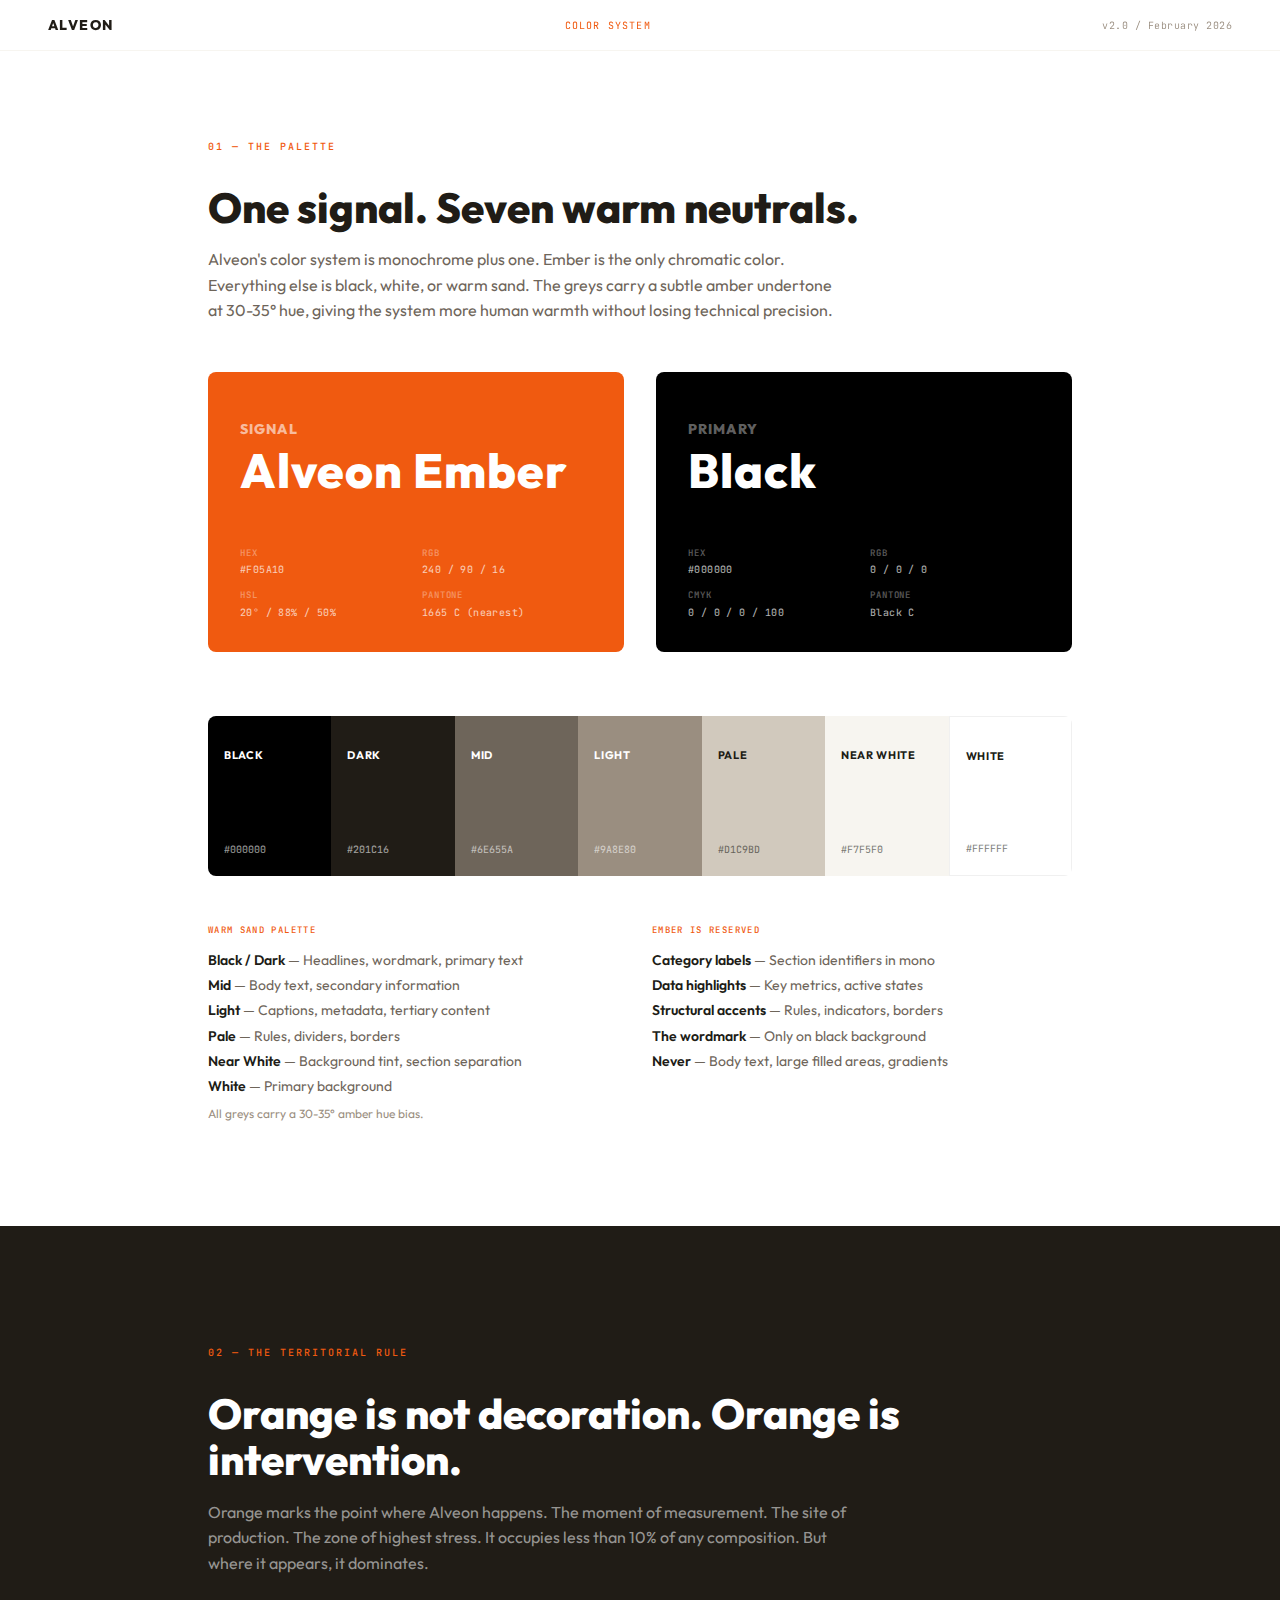
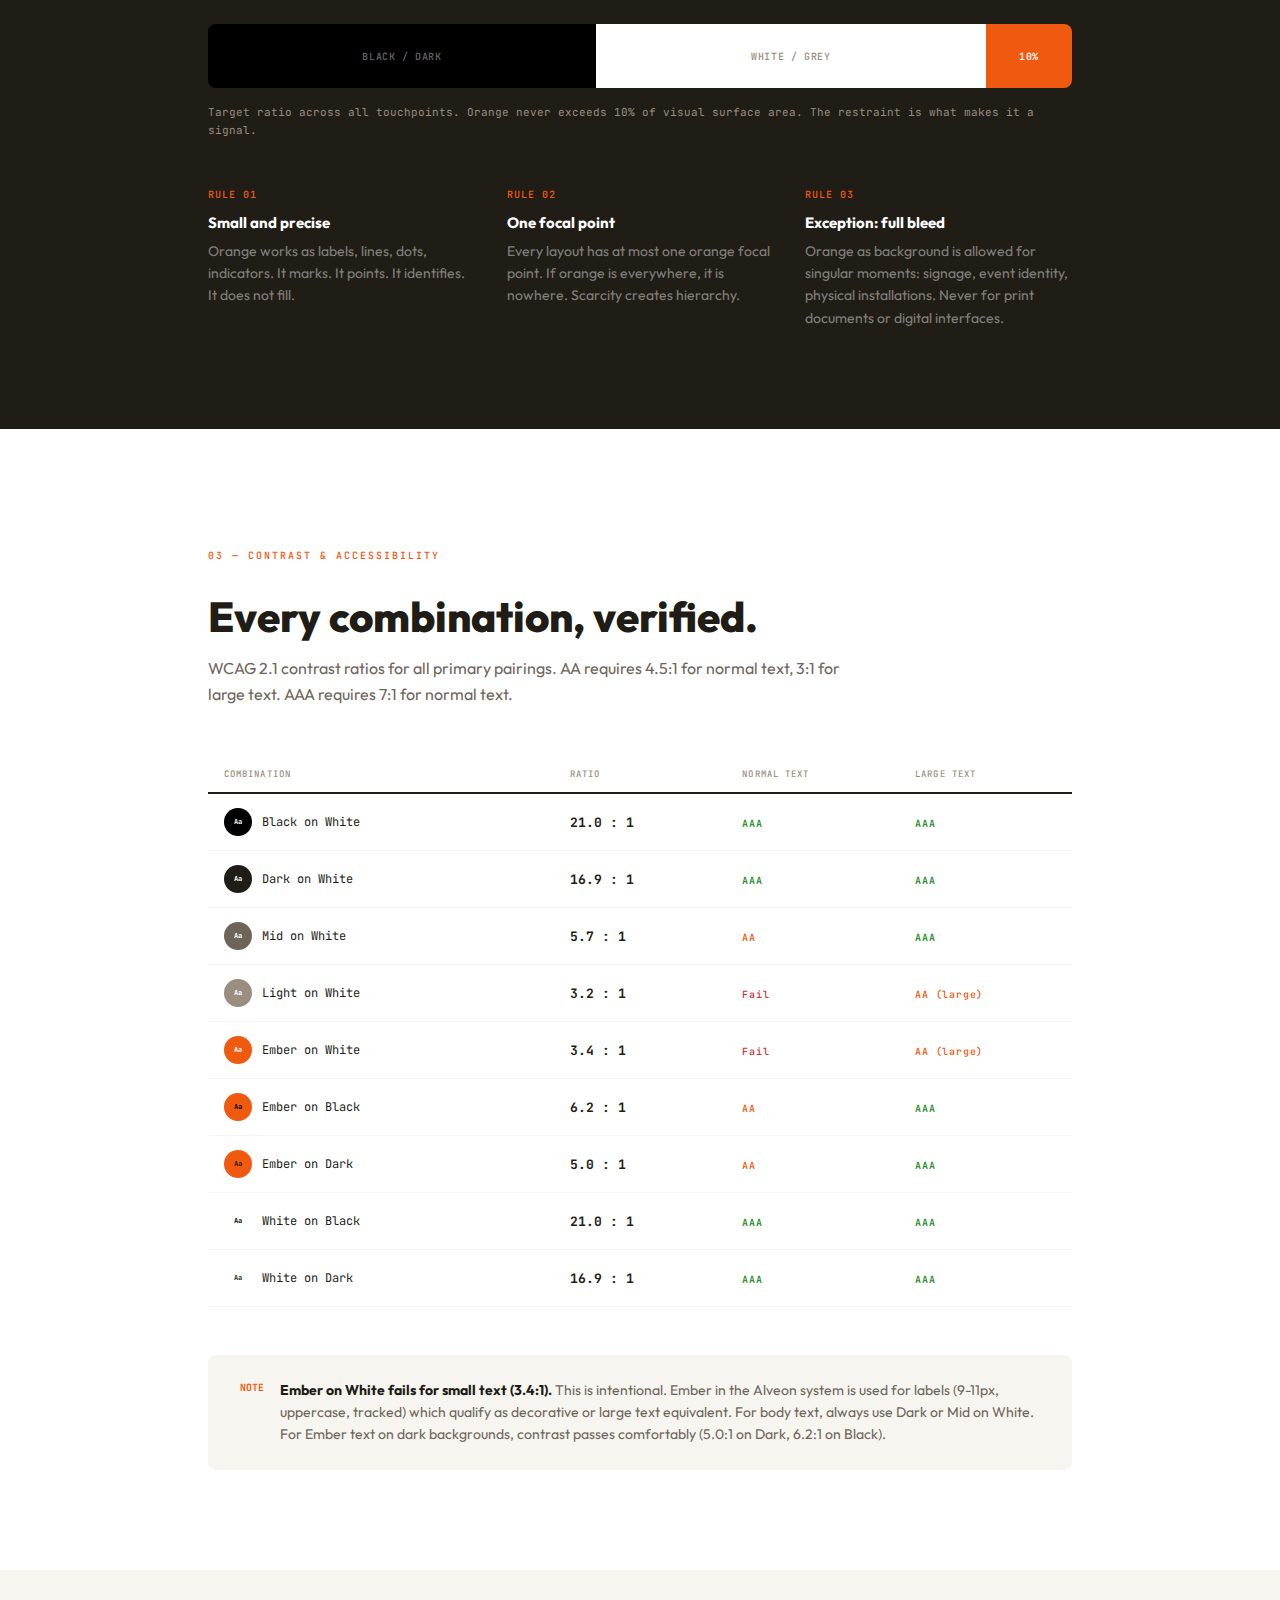
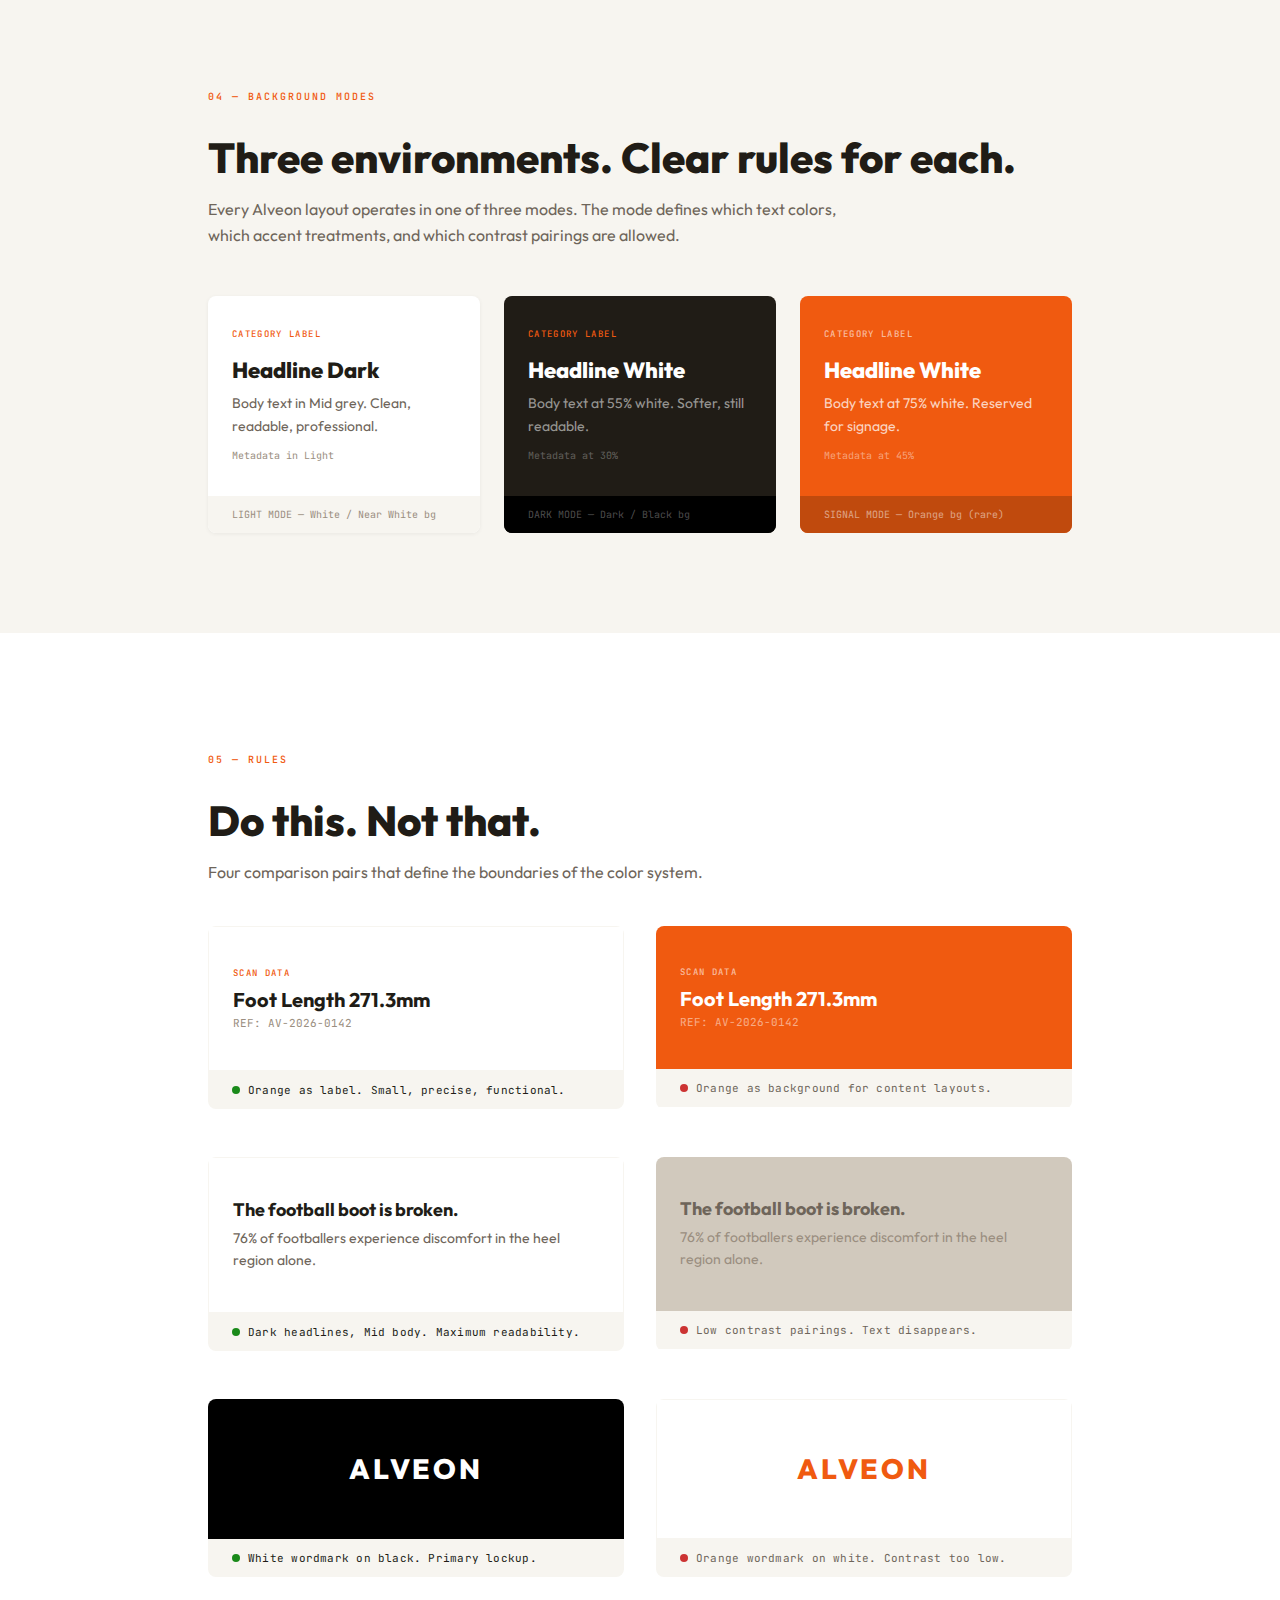
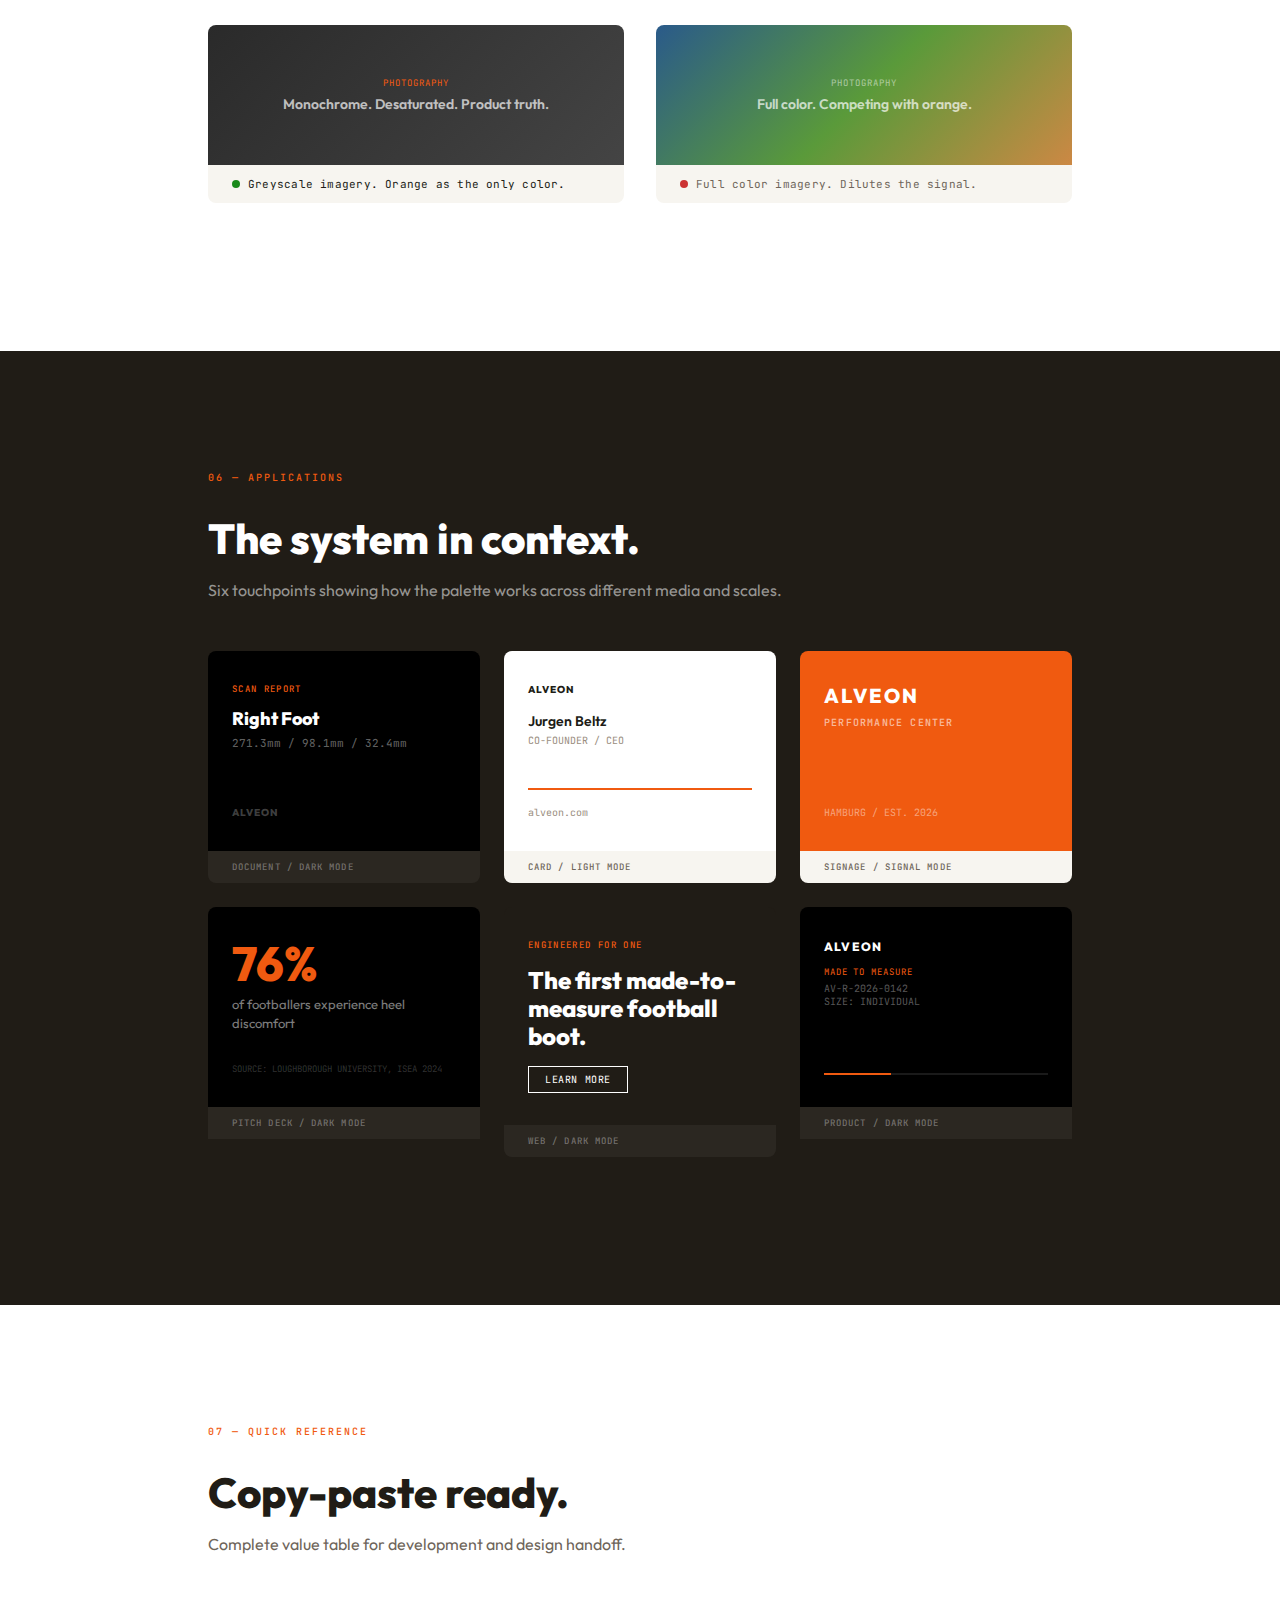
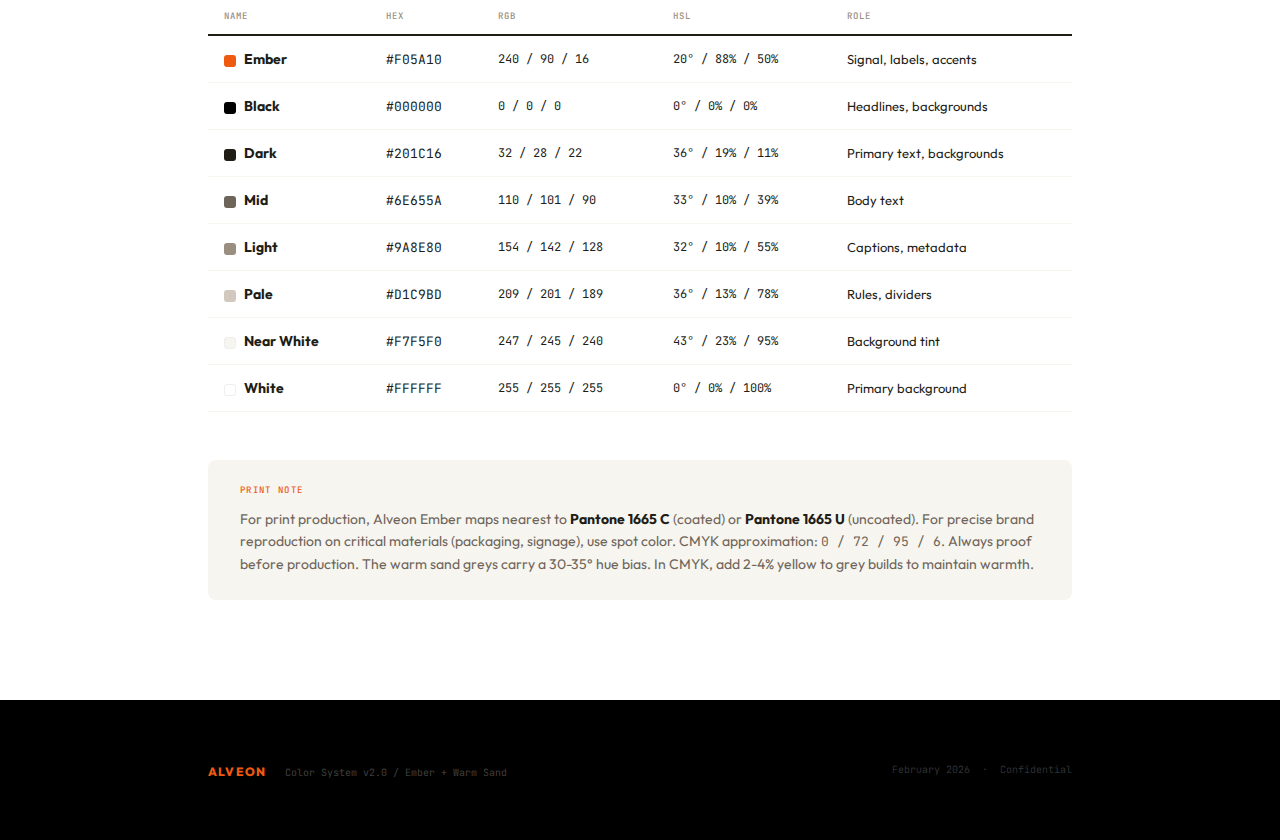
<file: alveon-color-system.html>
<!DOCTYPE html>
<html lang="en">
<head>
<meta charset="UTF-8">
<meta name="viewport" content="width=device-width, initial-scale=1.0">
<title>ALVEON Color System</title>
<link href="https://fonts.googleapis.com/css2?family=Outfit:wght@300;400;500;600;700;800;900&family=JetBrains+Mono:wght@300;400;500;700&display=swap" rel="stylesheet">
<style>
  * { margin: 0; padding: 0; box-sizing: border-box; }

  :root {
    --black: #000000;
    --dark: #201C16;
    --mid: #6E655A;
    --light: #9A8E80;
    --pale: #D1C9BD;
    --near-white: #F7F5F0;
    --white: #FFFFFF;
    --orange: #F05A10;
    --orange-light: #F47A3E;
    --orange-dark: #C04A0D;
    --font-display: 'Outfit', sans-serif;
    --font-mono: 'JetBrains Mono', monospace;
  }

  html { font-size: 16px; scroll-behavior: smooth; }
  body {
    font-family: var(--font-display);
    background: var(--white);
    color: var(--dark);
    -webkit-font-smoothing: antialiased;
  }

  /* ── NAV ── */
  nav {
    position: fixed; top: 0; left: 0; right: 0; z-index: 100;
    background: rgba(255,255,255,0.92); backdrop-filter: blur(12px);
    border-bottom: 1px solid var(--near-white);
    padding: 16px 48px;
    display: flex; align-items: center; justify-content: space-between;
  }
  .nav-wordmark { font-weight: 800; font-size: 14px; letter-spacing: 0.1em; color: var(--dark); }
  .nav-doc { font-family: var(--font-mono); font-weight: 400; font-size: 10px; letter-spacing: 0.12em; text-transform: uppercase; color: var(--orange); }
  .nav-meta { font-family: var(--font-mono); font-weight: 300; font-size: 10px; color: var(--light); letter-spacing: 0.05em; }

  /* ── SECTIONS ── */
  section { padding: 120px 48px 100px; max-width: 960px; margin: 0 auto; }
  section:first-of-type { padding-top: 140px; }

  .full-width { max-width: 100%; padding: 120px 0 100px; }
  .full-width .inner { max-width: 960px; margin: 0 auto; padding: 0 48px; }

  .bg-dark { background: var(--dark); color: var(--white); }
  .bg-black { background: var(--black); color: var(--white); }
  .bg-offwhite { background: var(--near-white); }
  .bg-orange { background: var(--orange); color: var(--white); }

  /* ── LABELS ── */
  .section-label {
    font-family: var(--font-mono); font-size: 10px; font-weight: 500;
    letter-spacing: 0.2em; text-transform: uppercase; color: var(--orange);
    margin-bottom: 32px;
  }
  .bg-orange .section-label { color: var(--white); }

  .section-title {
    font-weight: 800; font-size: clamp(28px, 4vw, 42px);
    line-height: 1.1; margin-bottom: 16px;
  }
  .section-subtitle {
    font-weight: 400; font-size: 16px; line-height: 1.6;
    color: var(--mid); max-width: 640px; margin-bottom: 48px;
  }
  .bg-dark .section-subtitle { color: rgba(255,255,255,0.55); }
  .bg-black .section-subtitle { color: rgba(255,255,255,0.45); }
  .bg-orange .section-subtitle { color: rgba(255,255,255,0.8); }

  /* ── COLOR SWATCHES ── */
  .swatch-hero {
    display: grid;
    grid-template-columns: 1fr 1fr;
    gap: 32px;
    margin-bottom: 64px;
  }
  .swatch-hero-block {
    border-radius: 8px;
    padding: 48px 32px 32px;
    min-height: 280px;
    display: flex;
    flex-direction: column;
    justify-content: space-between;
    position: relative;
    overflow: hidden;
  }
  .swatch-hero-label {
    font-family: var(--font-display);
    font-weight: 800;
    font-size: 14px;
    letter-spacing: 0.08em;
    text-transform: uppercase;
    margin-bottom: 8px;
  }
  .swatch-hero-name {
    font-family: var(--font-display);
    font-weight: 800;
    font-size: clamp(32px, 5vw, 48px);
    letter-spacing: 0.02em;
    line-height: 1;
    margin-bottom: auto;
  }
  .swatch-hero-specs {
    display: grid;
    grid-template-columns: 1fr 1fr;
    gap: 12px;
    margin-top: 24px;
  }
  .swatch-spec {
    font-family: var(--font-mono);
    font-size: 10px;
    font-weight: 400;
    letter-spacing: 0.04em;
    line-height: 1.5;
    opacity: 0.7;
  }
  .swatch-spec-label {
    font-weight: 500;
    text-transform: uppercase;
    letter-spacing: 0.1em;
    font-size: 9px;
    opacity: 0.5;
    display: block;
    margin-bottom: 2px;
  }

  /* ── GREYSCALE STRIP ── */
  .grey-strip {
    display: grid;
    grid-template-columns: repeat(7, 1fr);
    gap: 0;
    border-radius: 8px;
    overflow: hidden;
    margin-bottom: 48px;
  }
  .grey-swatch {
    padding: 32px 16px 20px;
    min-height: 160px;
    display: flex;
    flex-direction: column;
    justify-content: space-between;
  }
  .grey-swatch-name {
    font-family: var(--font-display);
    font-weight: 700;
    font-size: 11px;
    letter-spacing: 0.06em;
    text-transform: uppercase;
    margin-bottom: auto;
  }
  .grey-swatch-hex {
    font-family: var(--font-mono);
    font-size: 10px;
    font-weight: 400;
    opacity: 0.6;
  }

  /* ── USAGE RULES ── */
  .rule-grid {
    display: grid;
    grid-template-columns: 1fr 1fr;
    gap: 40px;
    margin-bottom: 48px;
  }
  .rule-block {
    padding: 32px;
    border-radius: 8px;
    min-height: 200px;
  }
  .rule-label {
    font-family: var(--font-mono);
    font-size: 9px;
    font-weight: 500;
    letter-spacing: 0.15em;
    text-transform: uppercase;
    margin-bottom: 16px;
  }
  .rule-title {
    font-weight: 700;
    font-size: 18px;
    margin-bottom: 10px;
  }
  .rule-body {
    font-weight: 400;
    font-size: 14px;
    line-height: 1.65;
    color: var(--mid);
  }

  /* ── CONTRAST TABLE ── */
  .contrast-table {
    width: 100%;
    border-collapse: collapse;
    margin-bottom: 48px;
  }
  .contrast-table th {
    font-family: var(--font-mono);
    font-size: 9px;
    font-weight: 500;
    letter-spacing: 0.12em;
    text-transform: uppercase;
    text-align: left;
    padding: 12px 16px;
    border-bottom: 2px solid var(--dark);
    color: var(--light);
  }
  .contrast-table td {
    padding: 14px 16px;
    font-size: 14px;
    border-bottom: 1px solid var(--near-white);
    vertical-align: middle;
  }
  .contrast-combo {
    display: flex;
    align-items: center;
    gap: 10px;
  }
  .contrast-dot {
    width: 28px;
    height: 28px;
    border-radius: 50%;
    flex-shrink: 0;
    display: flex;
    align-items: center;
    justify-content: center;
    font-family: var(--font-mono);
    font-size: 8px;
    font-weight: 700;
  }
  .contrast-pair {
    font-family: var(--font-mono);
    font-size: 12px;
    font-weight: 400;
  }
  .contrast-ratio {
    font-family: var(--font-mono);
    font-size: 13px;
    font-weight: 700;
  }
  .contrast-pass {
    font-family: var(--font-mono);
    font-size: 10px;
    font-weight: 500;
    letter-spacing: 0.08em;
  }
  .pass-aaa { color: #1a8a1a; }
  .pass-aa { color: var(--orange); }
  .pass-fail { color: #cc3333; }

  /* ── DO / DON'T ── */
  .do-dont-grid {
    display: grid;
    grid-template-columns: 1fr 1fr;
    gap: 32px;
    margin-bottom: 48px;
  }
  .do-dont-card {
    border-radius: 8px;
    overflow: hidden;
  }
  .do-dont-preview {
    padding: 40px 24px;
    min-height: 140px;
    display: flex;
    align-items: center;
    justify-content: center;
  }
  .do-dont-label-bar {
    padding: 12px 24px;
    display: flex;
    align-items: center;
    gap: 8px;
  }
  .do-dont-indicator {
    width: 8px;
    height: 8px;
    border-radius: 50%;
    flex-shrink: 0;
  }
  .indicator-do { background: #1a8a1a; }
  .indicator-dont { background: #cc3333; }
  .do-dont-text {
    font-family: var(--font-mono);
    font-size: 11px;
    font-weight: 400;
    letter-spacing: 0.02em;
  }

  /* ── APPLICATION EXAMPLES ── */
  .app-grid {
    display: grid;
    grid-template-columns: 1fr 1fr 1fr;
    gap: 24px;
    margin-bottom: 48px;
  }
  .app-card {
    border-radius: 8px;
    overflow: hidden;
    position: relative;
  }
  .app-preview {
    padding: 32px 24px;
    min-height: 200px;
    display: flex;
    flex-direction: column;
    justify-content: space-between;
  }
  .app-card-label {
    font-family: var(--font-mono);
    font-size: 9px;
    font-weight: 500;
    letter-spacing: 0.12em;
    text-transform: uppercase;
    padding: 10px 24px;
    background: var(--near-white);
    color: var(--mid);
  }

  /* ── TERRITORIAL RULE ── */
  .territory-bar {
    display: flex;
    height: 64px;
    border-radius: 8px;
    overflow: hidden;
    margin-bottom: 16px;
  }
  .territory-segment {
    display: flex;
    align-items: center;
    justify-content: center;
    font-family: var(--font-mono);
    font-size: 10px;
    font-weight: 500;
    letter-spacing: 0.06em;
  }
  .territory-annotation {
    font-family: var(--font-mono);
    font-size: 11px;
    font-weight: 400;
    color: var(--light);
    margin-bottom: 48px;
    line-height: 1.6;
  }

  /* ── RESPONSIVE ── */
  @media (max-width: 768px) {
    nav { padding: 12px 24px; }
    section { padding: 80px 24px 60px; }
    .full-width .inner { padding: 0 24px; }
    .swatch-hero { grid-template-columns: 1fr; }
    .grey-strip { grid-template-columns: repeat(4, 1fr); }
    .rule-grid, .do-dont-grid { grid-template-columns: 1fr; }
    .app-grid { grid-template-columns: 1fr 1fr; }
    .contrast-table { font-size: 12px; }
  }
  @media (max-width: 480px) {
    .grey-strip { grid-template-columns: repeat(2, 1fr); }
    .app-grid { grid-template-columns: 1fr; }
  }
</style>
</head>
<body>

<!-- NAV -->
<nav>
  <span class="nav-wordmark">ALVEON</span>
  <span class="nav-doc">COLOR SYSTEM</span>
  <span class="nav-meta">v2.0 / February 2026</span>
</nav>

<!-- ═══════════════════════════════════════════════════ -->
<!-- 01  THE PALETTE                                     -->
<!-- ═══════════════════════════════════════════════════ -->
<section>
  <div class="section-label">01 &mdash; The Palette</div>
  <h1 class="section-title">One signal. Seven warm neutrals.</h1>
  <p class="section-subtitle">Alveon's color system is monochrome plus one. Ember is the only chromatic color. Everything else is black, white, or warm sand. The greys carry a subtle amber undertone at 30-35° hue, giving the system more human warmth without losing technical precision.</p>

  <!-- Hero swatches -->
  <div class="swatch-hero">
    <!-- Orange -->
    <div class="swatch-hero-block" style="background: var(--orange); color: var(--white);">
      <div>
        <div class="swatch-hero-label" style="color: rgba(255,255,255,0.6);">Signal</div>
        <div class="swatch-hero-name">Alveon Ember</div>
      </div>
      <div class="swatch-hero-specs">
        <div class="swatch-spec">
          <span class="swatch-spec-label">HEX</span>
          #F05A10
        </div>
        <div class="swatch-spec">
          <span class="swatch-spec-label">RGB</span>
          240 / 90 / 16
        </div>
        <div class="swatch-spec">
          <span class="swatch-spec-label">HSL</span>
          20° / 88% / 50%
        </div>
        <div class="swatch-spec">
          <span class="swatch-spec-label">Pantone</span>
          1665 C (nearest)
        </div>
      </div>
    </div>

    <!-- Black -->
    <div class="swatch-hero-block" style="background: var(--black); color: var(--white);">
      <div>
        <div class="swatch-hero-label" style="color: rgba(255,255,255,0.4);">Primary</div>
        <div class="swatch-hero-name">Black</div>
      </div>
      <div class="swatch-hero-specs">
        <div class="swatch-spec">
          <span class="swatch-spec-label">HEX</span>
          #000000
        </div>
        <div class="swatch-spec">
          <span class="swatch-spec-label">RGB</span>
          0 / 0 / 0
        </div>
        <div class="swatch-spec">
          <span class="swatch-spec-label">CMYK</span>
          0 / 0 / 0 / 100
        </div>
        <div class="swatch-spec">
          <span class="swatch-spec-label">Pantone</span>
          Black C
        </div>
      </div>
    </div>
  </div>

  <!-- Greyscale strip -->
  <div class="grey-strip">
    <div class="grey-swatch" style="background: #000000; color: #ffffff;">
      <div class="grey-swatch-name">Black</div>
      <div class="grey-swatch-hex">#000000</div>
    </div>
    <div class="grey-swatch" style="background: #201C16; color: #ffffff;">
      <div class="grey-swatch-name">Dark</div>
      <div class="grey-swatch-hex">#201C16</div>
    </div>
    <div class="grey-swatch" style="background: #6E655A; color: #ffffff;">
      <div class="grey-swatch-name">Mid</div>
      <div class="grey-swatch-hex">#6E655A</div>
    </div>
    <div class="grey-swatch" style="background: #9A8E80; color: #ffffff;">
      <div class="grey-swatch-name">Light</div>
      <div class="grey-swatch-hex">#9A8E80</div>
    </div>
    <div class="grey-swatch" style="background: #D1C9BD; color: #201C16;">
      <div class="grey-swatch-name">Pale</div>
      <div class="grey-swatch-hex">#D1C9BD</div>
    </div>
    <div class="grey-swatch" style="background: #F7F5F0; color: #201C16;">
      <div class="grey-swatch-name">Near White</div>
      <div class="grey-swatch-hex">#F7F5F0</div>
    </div>
    <div class="grey-swatch" style="background: #FFFFFF; color: #201C16; border: 1px solid #F0F0F0;">
      <div class="grey-swatch-name">White</div>
      <div class="grey-swatch-hex">#FFFFFF</div>
    </div>
  </div>

  <!-- Role assignments -->
  <div style="display: grid; grid-template-columns: 1fr 1fr; gap: 24px;">
    <div>
      <div style="font-family: var(--font-mono); font-size: 9px; font-weight: 500; letter-spacing: 0.15em; text-transform: uppercase; color: var(--orange); margin-bottom: 12px;">Warm Sand Palette</div>
      <div style="font-size: 14px; line-height: 1.8; color: var(--mid);">
        <span style="font-weight: 600; color: var(--dark);">Black / Dark</span> &mdash; Headlines, wordmark, primary text<br>
        <span style="font-weight: 600; color: var(--dark);">Mid</span> &mdash; Body text, secondary information<br>
        <span style="font-weight: 600; color: var(--dark);">Light</span> &mdash; Captions, metadata, tertiary content<br>
        <span style="font-weight: 600; color: var(--dark);">Pale</span> &mdash; Rules, dividers, borders<br>
        <span style="font-weight: 600; color: var(--dark);">Near White</span> &mdash; Background tint, section separation<br>
        <span style="font-weight: 600; color: var(--dark);">White</span> &mdash; Primary background<br>
        <span style="font-size: 12px; color: var(--light); margin-top: 4px; display: inline-block;">All greys carry a 30-35° amber hue bias.</span>
      </div>
    </div>
    <div>
      <div style="font-family: var(--font-mono); font-size: 9px; font-weight: 500; letter-spacing: 0.15em; text-transform: uppercase; color: var(--orange); margin-bottom: 12px;">Ember is reserved</div>
      <div style="font-size: 14px; line-height: 1.8; color: var(--mid);">
        <span style="font-weight: 600; color: var(--dark);">Category labels</span> &mdash; Section identifiers in mono<br>
        <span style="font-weight: 600; color: var(--dark);">Data highlights</span> &mdash; Key metrics, active states<br>
        <span style="font-weight: 600; color: var(--dark);">Structural accents</span> &mdash; Rules, indicators, borders<br>
        <span style="font-weight: 600; color: var(--dark);">The wordmark</span> &mdash; Only on black background<br>
        <span style="font-weight: 600; color: var(--dark);">Never</span> &mdash; Body text, large filled areas, gradients
      </div>
    </div>
  </div>
</section>

<!-- ═══════════════════════════════════════════════════ -->
<!-- 02  THE TERRITORIAL RULE                           -->
<!-- ═══════════════════════════════════════════════════ -->
<section class="full-width bg-dark">
  <div class="inner">
    <div class="section-label" style="color: var(--orange);">02 &mdash; The Territorial Rule</div>
    <h2 class="section-title">Orange is not decoration. Orange is intervention.</h2>
    <p class="section-subtitle">Orange marks the point where Alveon happens. The moment of measurement. The site of production. The zone of highest stress. It occupies less than 10% of any composition. But where it appears, it dominates.</p>

    <!-- Ratio bar -->
    <div class="territory-bar">
      <div class="territory-segment" style="background: var(--black); color: rgba(255,255,255,0.4); flex: 45;">BLACK / DARK</div>
      <div class="territory-segment" style="background: var(--white); color: var(--light); flex: 45; border: 1px solid rgba(255,255,255,0.1);">WHITE / GREY</div>
      <div class="territory-segment" style="background: var(--orange); color: var(--white); flex: 10;">10%</div>
    </div>
    <p class="territory-annotation">Target ratio across all touchpoints. Orange never exceeds 10% of visual surface area. The restraint is what makes it a signal.</p>

    <!-- Three rules -->
    <div style="display: grid; grid-template-columns: 1fr 1fr 1fr; gap: 32px; margin-top: 48px;">
      <div>
        <div style="font-family: var(--font-mono); font-size: 10px; font-weight: 500; color: var(--orange); letter-spacing: 0.1em; margin-bottom: 12px;">RULE 01</div>
        <div style="font-weight: 700; font-size: 15px; color: var(--white); margin-bottom: 8px;">Small and precise</div>
        <div style="font-size: 14px; line-height: 1.6; color: rgba(255,255,255,0.45);">Orange works as labels, lines, dots, indicators. It marks. It points. It identifies. It does not fill.</div>
      </div>
      <div>
        <div style="font-family: var(--font-mono); font-size: 10px; font-weight: 500; color: var(--orange); letter-spacing: 0.1em; margin-bottom: 12px;">RULE 02</div>
        <div style="font-weight: 700; font-size: 15px; color: var(--white); margin-bottom: 8px;">One focal point</div>
        <div style="font-size: 14px; line-height: 1.6; color: rgba(255,255,255,0.45);">Every layout has at most one orange focal point. If orange is everywhere, it is nowhere. Scarcity creates hierarchy.</div>
      </div>
      <div>
        <div style="font-family: var(--font-mono); font-size: 10px; font-weight: 500; color: var(--orange); letter-spacing: 0.1em; margin-bottom: 12px;">RULE 03</div>
        <div style="font-weight: 700; font-size: 15px; color: var(--white); margin-bottom: 8px;">Exception: full bleed</div>
        <div style="font-size: 14px; line-height: 1.6; color: rgba(255,255,255,0.45);">Orange as background is allowed for singular moments: signage, event identity, physical installations. Never for print documents or digital interfaces.</div>
      </div>
    </div>
  </div>
</section>

<!-- ═══════════════════════════════════════════════════ -->
<!-- 03  CONTRAST RATIOS                                -->
<!-- ═══════════════════════════════════════════════════ -->
<section>
  <div class="section-label">03 &mdash; Contrast &amp; Accessibility</div>
  <h2 class="section-title">Every combination, verified.</h2>
  <p class="section-subtitle">WCAG 2.1 contrast ratios for all primary pairings. AA requires 4.5:1 for normal text, 3:1 for large text. AAA requires 7:1 for normal text.</p>

  <table class="contrast-table">
    <thead>
      <tr>
        <th style="width: 40%;">Combination</th>
        <th style="width: 20%;">Ratio</th>
        <th style="width: 20%;">Normal Text</th>
        <th style="width: 20%;">Large Text</th>
      </tr>
    </thead>
    <tbody>
      <tr>
        <td>
          <div class="contrast-combo">
            <div class="contrast-dot" style="background: var(--black); color: var(--white); font-size: 7px;">Aa</div>
            <span class="contrast-pair">Black on White</span>
          </div>
        </td>
        <td><span class="contrast-ratio">21.0 : 1</span></td>
        <td><span class="contrast-pass pass-aaa">AAA</span></td>
        <td><span class="contrast-pass pass-aaa">AAA</span></td>
      </tr>
      <tr>
        <td>
          <div class="contrast-combo">
            <div class="contrast-dot" style="background: var(--dark); color: var(--white); font-size: 7px;">Aa</div>
            <span class="contrast-pair">Dark on White</span>
          </div>
        </td>
        <td><span class="contrast-ratio">16.9 : 1</span></td>
        <td><span class="contrast-pass pass-aaa">AAA</span></td>
        <td><span class="contrast-pass pass-aaa">AAA</span></td>
      </tr>
      <tr>
        <td>
          <div class="contrast-combo">
            <div class="contrast-dot" style="background: var(--mid); color: var(--white); font-size: 7px;">Aa</div>
            <span class="contrast-pair">Mid on White</span>
          </div>
        </td>
        <td><span class="contrast-ratio">5.7 : 1</span></td>
        <td><span class="contrast-pass pass-aa">AA</span></td>
        <td><span class="contrast-pass pass-aaa">AAA</span></td>
      </tr>
      <tr>
        <td>
          <div class="contrast-combo">
            <div class="contrast-dot" style="background: var(--light); color: var(--white); font-size: 7px;">Aa</div>
            <span class="contrast-pair">Light on White</span>
          </div>
        </td>
        <td><span class="contrast-ratio">3.2 : 1</span></td>
        <td><span class="contrast-pass pass-fail">Fail</span></td>
        <td><span class="contrast-pass pass-aa">AA (large)</span></td>
      </tr>
      <tr>
        <td>
          <div class="contrast-combo">
            <div class="contrast-dot" style="background: var(--orange); color: var(--white); font-size: 7px;">Aa</div>
            <span class="contrast-pair">Ember on White</span>
          </div>
        </td>
        <td><span class="contrast-ratio">3.4 : 1</span></td>
        <td><span class="contrast-pass pass-fail">Fail</span></td>
        <td><span class="contrast-pass pass-aa">AA (large)</span></td>
      </tr>
      <tr>
        <td>
          <div class="contrast-combo">
            <div class="contrast-dot" style="background: var(--orange); color: var(--black); font-size: 7px;">Aa</div>
            <span class="contrast-pair">Ember on Black</span>
          </div>
        </td>
        <td><span class="contrast-ratio">6.2 : 1</span></td>
        <td><span class="contrast-pass pass-aa">AA</span></td>
        <td><span class="contrast-pass pass-aaa">AAA</span></td>
      </tr>
      <tr>
        <td>
          <div class="contrast-combo">
            <div class="contrast-dot" style="background: var(--orange); color: var(--dark); font-size: 7px;">Aa</div>
            <span class="contrast-pair">Ember on Dark</span>
          </div>
        </td>
        <td><span class="contrast-ratio">5.0 : 1</span></td>
        <td><span class="contrast-pass pass-aa">AA</span></td>
        <td><span class="contrast-pass pass-aaa">AAA</span></td>
      </tr>
      <tr>
        <td>
          <div class="contrast-combo">
            <div class="contrast-dot" style="background: var(--white); color: var(--black); font-size: 7px;">Aa</div>
            <span class="contrast-pair">White on Black</span>
          </div>
        </td>
        <td><span class="contrast-ratio">21.0 : 1</span></td>
        <td><span class="contrast-pass pass-aaa">AAA</span></td>
        <td><span class="contrast-pass pass-aaa">AAA</span></td>
      </tr>
      <tr>
        <td>
          <div class="contrast-combo">
            <div class="contrast-dot" style="background: var(--white); color: var(--dark); font-size: 7px;">Aa</div>
            <span class="contrast-pair">White on Dark</span>
          </div>
        </td>
        <td><span class="contrast-ratio">16.9 : 1</span></td>
        <td><span class="contrast-pass pass-aaa">AAA</span></td>
        <td><span class="contrast-pass pass-aaa">AAA</span></td>
      </tr>
    </tbody>
  </table>

  <div style="background: var(--near-white); border-radius: 8px; padding: 24px 32px; display: flex; align-items: flex-start; gap: 16px;">
    <div style="font-family: var(--font-mono); font-size: 10px; font-weight: 700; color: var(--orange); flex-shrink: 0; margin-top: 2px;">NOTE</div>
    <div style="font-size: 14px; line-height: 1.6; color: var(--mid);">
      <strong style="color: var(--dark);">Ember on White fails for small text (3.4:1).</strong> This is intentional. Ember in the Alveon system is used for labels (9-11px, uppercase, tracked) which qualify as decorative or large text equivalent. For body text, always use Dark or Mid on White. For Ember text on dark backgrounds, contrast passes comfortably (5.0:1 on Dark, 6.2:1 on Black).
    </div>
  </div>
</section>

<!-- ═══════════════════════════════════════════════════ -->
<!-- 04  BACKGROUND MODES                               -->
<!-- ═══════════════════════════════════════════════════ -->
<section class="full-width bg-offwhite">
  <div class="inner">
    <div class="section-label">04 &mdash; Background Modes</div>
    <h2 class="section-title">Three environments. Clear rules for each.</h2>
    <p class="section-subtitle">Every Alveon layout operates in one of three modes. The mode defines which text colors, which accent treatments, and which contrast pairings are allowed.</p>

    <div style="display: grid; grid-template-columns: 1fr 1fr 1fr; gap: 24px; margin-top: 32px;">
      <!-- Light mode -->
      <div style="background: var(--white); border-radius: 8px; overflow: hidden; box-shadow: 0 1px 4px rgba(0,0,0,0.06);">
        <div style="padding: 32px 24px; min-height: 200px;">
          <div style="font-family: var(--font-mono); font-size: 9px; font-weight: 500; letter-spacing: 0.15em; text-transform: uppercase; color: var(--orange); margin-bottom: 16px;">CATEGORY LABEL</div>
          <div style="font-weight: 800; font-size: 22px; color: var(--dark); margin-bottom: 8px;">Headline Dark</div>
          <div style="font-size: 14px; color: var(--mid); line-height: 1.6;">Body text in Mid grey. Clean, readable, professional.</div>
          <div style="font-family: var(--font-mono); font-size: 10px; color: var(--light); margin-top: 12px;">Metadata in Light</div>
        </div>
        <div style="padding: 12px 24px; background: var(--near-white); font-family: var(--font-mono); font-size: 10px; color: var(--light);">
          LIGHT MODE &mdash; White / Near White bg
        </div>
      </div>

      <!-- Dark mode -->
      <div style="background: var(--dark); border-radius: 8px; overflow: hidden;">
        <div style="padding: 32px 24px; min-height: 200px;">
          <div style="font-family: var(--font-mono); font-size: 9px; font-weight: 500; letter-spacing: 0.15em; text-transform: uppercase; color: var(--orange); margin-bottom: 16px;">CATEGORY LABEL</div>
          <div style="font-weight: 800; font-size: 22px; color: var(--white); margin-bottom: 8px;">Headline White</div>
          <div style="font-size: 14px; color: rgba(255,255,255,0.55); line-height: 1.6;">Body text at 55% white. Softer, still readable.</div>
          <div style="font-family: var(--font-mono); font-size: 10px; color: rgba(255,255,255,0.3); margin-top: 12px;">Metadata at 30%</div>
        </div>
        <div style="padding: 12px 24px; background: var(--black); font-family: var(--font-mono); font-size: 10px; color: rgba(255,255,255,0.3);">
          DARK MODE &mdash; Dark / Black bg
        </div>
      </div>

      <!-- Orange mode -->
      <div style="background: var(--orange); border-radius: 8px; overflow: hidden;">
        <div style="padding: 32px 24px; min-height: 200px;">
          <div style="font-family: var(--font-mono); font-size: 9px; font-weight: 500; letter-spacing: 0.15em; text-transform: uppercase; color: rgba(255,255,255,0.6); margin-bottom: 16px;">CATEGORY LABEL</div>
          <div style="font-weight: 800; font-size: 22px; color: var(--white); margin-bottom: 8px;">Headline White</div>
          <div style="font-size: 14px; color: rgba(255,255,255,0.75); line-height: 1.6;">Body text at 75% white. Reserved for signage.</div>
          <div style="font-family: var(--font-mono); font-size: 10px; color: rgba(255,255,255,0.45); margin-top: 12px;">Metadata at 45%</div>
        </div>
        <div style="padding: 12px 24px; background: var(--orange-dark); font-family: var(--font-mono); font-size: 10px; color: rgba(255,255,255,0.5);">
          SIGNAL MODE &mdash; Orange bg (rare)
        </div>
      </div>
    </div>
  </div>
</section>

<!-- ═══════════════════════════════════════════════════ -->
<!-- 05  DO'S AND DON'TS                                -->
<!-- ═══════════════════════════════════════════════════ -->
<section>
  <div class="section-label">05 &mdash; Rules</div>
  <h2 class="section-title">Do this. Not that.</h2>
  <p class="section-subtitle" style="margin-bottom: 40px;">Four comparison pairs that define the boundaries of the color system.</p>

  <!-- Pair 1: Orange as label vs orange as fill -->
  <div class="do-dont-grid">
    <div class="do-dont-card">
      <div class="do-dont-preview" style="background: var(--white); border: 1px solid var(--near-white);">
        <div style="text-align: left; width: 100%;">
          <div style="font-family: var(--font-mono); font-size: 9px; font-weight: 500; letter-spacing: 0.15em; text-transform: uppercase; color: var(--orange); margin-bottom: 8px;">SCAN DATA</div>
          <div style="font-weight: 700; font-size: 20px; color: var(--dark);">Foot Length 271.3mm</div>
          <div style="font-family: var(--font-mono); font-size: 11px; color: var(--light); margin-top: 4px;">REF: AV-2026-0142</div>
        </div>
      </div>
      <div class="do-dont-label-bar" style="background: var(--near-white);">
        <div class="do-dont-indicator indicator-do"></div>
        <span class="do-dont-text" style="color: var(--dark);">Orange as label. Small, precise, functional.</span>
      </div>
    </div>
    <div class="do-dont-card">
      <div class="do-dont-preview" style="background: var(--orange);">
        <div style="text-align: left; width: 100%;">
          <div style="font-family: var(--font-mono); font-size: 9px; font-weight: 500; letter-spacing: 0.15em; text-transform: uppercase; color: rgba(255,255,255,0.6); margin-bottom: 8px;">SCAN DATA</div>
          <div style="font-weight: 700; font-size: 20px; color: var(--white);">Foot Length 271.3mm</div>
          <div style="font-family: var(--font-mono); font-size: 11px; color: rgba(255,255,255,0.5); margin-top: 4px;">REF: AV-2026-0142</div>
        </div>
      </div>
      <div class="do-dont-label-bar" style="background: var(--near-white);">
        <div class="do-dont-indicator indicator-dont"></div>
        <span class="do-dont-text" style="color: var(--mid);">Orange as background for content layouts.</span>
      </div>
    </div>
  </div>

  <!-- Pair 2: Dark on white vs mid on pale -->
  <div class="do-dont-grid">
    <div class="do-dont-card">
      <div class="do-dont-preview" style="background: var(--white); border: 1px solid var(--near-white);">
        <div style="text-align: left; width: 100%;">
          <div style="font-weight: 700; font-size: 18px; color: var(--dark); margin-bottom: 6px;">The football boot is broken.</div>
          <div style="font-size: 14px; color: var(--mid); line-height: 1.6;">76% of footballers experience discomfort in the heel region alone.</div>
        </div>
      </div>
      <div class="do-dont-label-bar" style="background: var(--near-white);">
        <div class="do-dont-indicator indicator-do"></div>
        <span class="do-dont-text" style="color: var(--dark);">Dark headlines, Mid body. Maximum readability.</span>
      </div>
    </div>
    <div class="do-dont-card">
      <div class="do-dont-preview" style="background: var(--pale);">
        <div style="text-align: left; width: 100%;">
          <div style="font-weight: 700; font-size: 18px; color: var(--mid); margin-bottom: 6px;">The football boot is broken.</div>
          <div style="font-size: 14px; color: var(--light); line-height: 1.6;">76% of footballers experience discomfort in the heel region alone.</div>
        </div>
      </div>
      <div class="do-dont-label-bar" style="background: var(--near-white);">
        <div class="do-dont-indicator indicator-dont"></div>
        <span class="do-dont-text" style="color: var(--mid);">Low contrast pairings. Text disappears.</span>
      </div>
    </div>
  </div>

  <!-- Pair 3: Mono wordmark vs color wordmark -->
  <div class="do-dont-grid">
    <div class="do-dont-card">
      <div class="do-dont-preview" style="background: var(--black);">
        <div style="text-align: center; width: 100%;">
          <div style="font-family: var(--font-display); font-weight: 800; font-size: 28px; letter-spacing: 0.1em; color: var(--white);">ALVEON</div>
        </div>
      </div>
      <div class="do-dont-label-bar" style="background: var(--near-white);">
        <div class="do-dont-indicator indicator-do"></div>
        <span class="do-dont-text" style="color: var(--dark);">White wordmark on black. Primary lockup.</span>
      </div>
    </div>
    <div class="do-dont-card">
      <div class="do-dont-preview" style="background: var(--white); border: 1px solid var(--near-white);">
        <div style="text-align: center; width: 100%;">
          <div style="font-family: var(--font-display); font-weight: 800; font-size: 28px; letter-spacing: 0.1em; color: var(--orange);">ALVEON</div>
        </div>
      </div>
      <div class="do-dont-label-bar" style="background: var(--near-white);">
        <div class="do-dont-indicator indicator-dont"></div>
        <span class="do-dont-text" style="color: var(--mid);">Orange wordmark on white. Contrast too low.</span>
      </div>
    </div>
  </div>

  <!-- Pair 4: Greyscale photo treatment vs color -->
  <div class="do-dont-grid">
    <div class="do-dont-card">
      <div class="do-dont-preview" style="background: linear-gradient(135deg, #2a2a2a 0%, #444 100%);">
        <div style="text-align: center; width: 100%;">
          <div style="font-family: var(--font-mono); font-size: 9px; color: var(--orange); letter-spacing: 0.12em; margin-bottom: 6px;">PHOTOGRAPHY</div>
          <div style="font-weight: 600; font-size: 14px; color: rgba(255,255,255,0.7);">Monochrome. Desaturated. Product truth.</div>
        </div>
      </div>
      <div class="do-dont-label-bar" style="background: var(--near-white);">
        <div class="do-dont-indicator indicator-do"></div>
        <span class="do-dont-text" style="color: var(--dark);">Greyscale imagery. Orange as the only color.</span>
      </div>
    </div>
    <div class="do-dont-card">
      <div class="do-dont-preview" style="background: linear-gradient(135deg, #2a5a8a 0%, #5a9a3a 50%, #cc8844 100%);">
        <div style="text-align: center; width: 100%;">
          <div style="font-family: var(--font-mono); font-size: 9px; color: rgba(255,255,255,0.5); letter-spacing: 0.12em; margin-bottom: 6px;">PHOTOGRAPHY</div>
          <div style="font-weight: 600; font-size: 14px; color: rgba(255,255,255,0.7);">Full color. Competing with orange.</div>
        </div>
      </div>
      <div class="do-dont-label-bar" style="background: var(--near-white);">
        <div class="do-dont-indicator indicator-dont"></div>
        <span class="do-dont-text" style="color: var(--mid);">Full color imagery. Dilutes the signal.</span>
      </div>
    </div>
  </div>
</section>

<!-- ═══════════════════════════════════════════════════ -->
<!-- 06  APPLICATIONS                                   -->
<!-- ═══════════════════════════════════════════════════ -->
<section class="full-width bg-dark">
  <div class="inner">
    <div class="section-label" style="color: var(--orange);">06 &mdash; Applications</div>
    <h2 class="section-title">The system in context.</h2>
    <p class="section-subtitle">Six touchpoints showing how the palette works across different media and scales.</p>

    <div class="app-grid" style="margin-top: 40px;">
      <!-- Scan Report -->
      <div class="app-card">
        <div class="app-preview" style="background: var(--black);">
          <div style="font-family: var(--font-mono); font-size: 9px; font-weight: 500; letter-spacing: 0.15em; text-transform: uppercase; color: var(--orange); margin-bottom: 12px;">SCAN REPORT</div>
          <div style="font-weight: 800; font-size: 18px; color: var(--white); margin-bottom: 6px;">Right Foot</div>
          <div style="font-family: var(--font-mono); font-size: 11px; color: rgba(255,255,255,0.4);">271.3mm / 98.1mm / 32.4mm</div>
          <div style="margin-top: auto; padding-top: 24px;">
            <div style="font-family: var(--font-display); font-weight: 800; font-size: 10px; letter-spacing: 0.1em; color: rgba(255,255,255,0.25);">ALVEON</div>
          </div>
        </div>
        <div class="app-card-label" style="background: rgba(255,255,255,0.05); color: rgba(255,255,255,0.35);">Document / Dark mode</div>
      </div>

      <!-- Business Card -->
      <div class="app-card">
        <div class="app-preview" style="background: var(--white);">
          <div style="font-family: var(--font-display); font-weight: 800; font-size: 10px; letter-spacing: 0.1em; color: var(--dark); margin-bottom: 16px;">ALVEON</div>
          <div style="font-weight: 600; font-size: 14px; color: var(--dark);">Jurgen Beltz</div>
          <div style="font-family: var(--font-mono); font-size: 10px; color: var(--light); margin-top: 4px;">CO-FOUNDER / CEO</div>
          <div style="margin-top: auto; padding-top: 16px; border-top: 2px solid var(--orange); display: inline-block;">
            <div style="font-family: var(--font-mono); font-size: 10px; color: var(--light);">alveon.com</div>
          </div>
        </div>
        <div class="app-card-label">Card / Light mode</div>
      </div>

      <!-- Performance Center -->
      <div class="app-card">
        <div class="app-preview" style="background: var(--orange);">
          <div style="font-family: var(--font-display); font-weight: 800; font-size: 20px; letter-spacing: 0.1em; color: var(--white); margin-bottom: 8px;">ALVEON</div>
          <div style="font-family: var(--font-mono); font-size: 10px; font-weight: 500; letter-spacing: 0.12em; color: rgba(255,255,255,0.6);">PERFORMANCE CENTER</div>
          <div style="margin-top: auto; padding-top: 24px;">
            <div style="font-family: var(--font-mono); font-size: 10px; color: rgba(255,255,255,0.45);">HAMBURG / EST. 2026</div>
          </div>
        </div>
        <div class="app-card-label">Signage / Signal mode</div>
      </div>

      <!-- Pitch Deck Stat -->
      <div class="app-card">
        <div class="app-preview" style="background: var(--black);">
          <div style="font-family: var(--font-display); font-weight: 800; font-size: 48px; color: var(--orange); line-height: 1;">76%</div>
          <div style="font-size: 13px; color: rgba(255,255,255,0.5); margin-top: 8px; line-height: 1.4;">of footballers experience heel discomfort</div>
          <div style="margin-top: auto; padding-top: 16px;">
            <div style="font-family: var(--font-mono); font-size: 9px; color: rgba(255,255,255,0.2);">SOURCE: LOUGHBOROUGH UNIVERSITY, ISEA 2024</div>
          </div>
        </div>
        <div class="app-card-label" style="background: rgba(255,255,255,0.05); color: rgba(255,255,255,0.35);">Pitch Deck / Dark mode</div>
      </div>

      <!-- Website Hero -->
      <div class="app-card">
        <div class="app-preview" style="background: var(--dark);">
          <div style="font-family: var(--font-mono); font-size: 9px; font-weight: 500; letter-spacing: 0.15em; color: var(--orange); margin-bottom: 16px;">ENGINEERED FOR ONE</div>
          <div style="font-weight: 800; font-size: 24px; color: var(--white); line-height: 1.15;">The first made-to-measure football boot.</div>
          <div style="margin-top: auto; padding-top: 16px;">
            <div style="display: inline-block; border: 1px solid var(--white); padding: 6px 16px; font-family: var(--font-mono); font-size: 10px; color: var(--white); letter-spacing: 0.06em;">LEARN MORE</div>
          </div>
        </div>
        <div class="app-card-label" style="background: rgba(255,255,255,0.05); color: rgba(255,255,255,0.35);">Web / Dark mode</div>
      </div>

      <!-- Product Label -->
      <div class="app-card">
        <div class="app-preview" style="background: var(--black);">
          <div style="font-family: var(--font-display); font-weight: 800; font-size: 12px; letter-spacing: 0.1em; color: var(--white); margin-bottom: 12px;">ALVEON</div>
          <div style="font-family: var(--font-mono); font-size: 9px; color: var(--orange); letter-spacing: 0.1em; margin-bottom: 4px;">MADE TO MEASURE</div>
          <div style="font-family: var(--font-mono); font-size: 10px; color: rgba(255,255,255,0.35);">AV-R-2026-0142</div>
          <div style="font-family: var(--font-mono); font-size: 10px; color: rgba(255,255,255,0.35);">SIZE: INDIVIDUAL</div>
          <div style="margin-top: auto; padding-top: 16px;">
            <div style="width: 100%; height: 2px; background: linear-gradient(90deg, var(--orange) 0%, var(--orange) 30%, rgba(255,255,255,0.1) 30%);"></div>
          </div>
        </div>
        <div class="app-card-label" style="background: rgba(255,255,255,0.05); color: rgba(255,255,255,0.35);">Product / Dark mode</div>
      </div>
    </div>
  </div>
</section>

<!-- ═══════════════════════════════════════════════════ -->
<!-- 07  QUICK REFERENCE                                -->
<!-- ═══════════════════════════════════════════════════ -->
<section>
  <div class="section-label">07 &mdash; Quick Reference</div>
  <h2 class="section-title">Copy-paste ready.</h2>
  <p class="section-subtitle" style="margin-bottom: 40px;">Complete value table for development and design handoff.</p>

  <table class="contrast-table">
    <thead>
      <tr>
        <th>Name</th>
        <th>HEX</th>
        <th>RGB</th>
        <th>HSL</th>
        <th>Role</th>
      </tr>
    </thead>
    <tbody>
      <tr>
        <td><span style="display: inline-block; width: 12px; height: 12px; border-radius: 3px; background: var(--orange); vertical-align: middle; margin-right: 8px;"></span><strong>Ember</strong></td>
        <td style="font-family: var(--font-mono); font-size: 13px;">#F05A10</td>
        <td style="font-family: var(--font-mono); font-size: 12px;">240 / 90 / 16</td>
        <td style="font-family: var(--font-mono); font-size: 12px;">20° / 88% / 50%</td>
        <td style="font-size: 13px;">Signal, labels, accents</td>
      </tr>
      <tr>
        <td><span style="display: inline-block; width: 12px; height: 12px; border-radius: 3px; background: var(--black); vertical-align: middle; margin-right: 8px;"></span><strong>Black</strong></td>
        <td style="font-family: var(--font-mono); font-size: 13px;">#000000</td>
        <td style="font-family: var(--font-mono); font-size: 12px;">0 / 0 / 0</td>
        <td style="font-family: var(--font-mono); font-size: 12px;">0° / 0% / 0%</td>
        <td style="font-size: 13px;">Headlines, backgrounds</td>
      </tr>
      <tr>
        <td><span style="display: inline-block; width: 12px; height: 12px; border-radius: 3px; background: var(--dark); vertical-align: middle; margin-right: 8px;"></span><strong>Dark</strong></td>
        <td style="font-family: var(--font-mono); font-size: 13px;">#201C16</td>
        <td style="font-family: var(--font-mono); font-size: 12px;">32 / 28 / 22</td>
        <td style="font-family: var(--font-mono); font-size: 12px;">36° / 19% / 11%</td>
        <td style="font-size: 13px;">Primary text, backgrounds</td>
      </tr>
      <tr>
        <td><span style="display: inline-block; width: 12px; height: 12px; border-radius: 3px; background: var(--mid); vertical-align: middle; margin-right: 8px;"></span><strong>Mid</strong></td>
        <td style="font-family: var(--font-mono); font-size: 13px;">#6E655A</td>
        <td style="font-family: var(--font-mono); font-size: 12px;">110 / 101 / 90</td>
        <td style="font-family: var(--font-mono); font-size: 12px;">33° / 10% / 39%</td>
        <td style="font-size: 13px;">Body text</td>
      </tr>
      <tr>
        <td><span style="display: inline-block; width: 12px; height: 12px; border-radius: 3px; background: var(--light); vertical-align: middle; margin-right: 8px;"></span><strong>Light</strong></td>
        <td style="font-family: var(--font-mono); font-size: 13px;">#9A8E80</td>
        <td style="font-family: var(--font-mono); font-size: 12px;">154 / 142 / 128</td>
        <td style="font-family: var(--font-mono); font-size: 12px;">32° / 10% / 55%</td>
        <td style="font-size: 13px;">Captions, metadata</td>
      </tr>
      <tr>
        <td><span style="display: inline-block; width: 12px; height: 12px; border-radius: 3px; background: var(--pale); vertical-align: middle; margin-right: 8px;"></span><strong>Pale</strong></td>
        <td style="font-family: var(--font-mono); font-size: 13px;">#D1C9BD</td>
        <td style="font-family: var(--font-mono); font-size: 12px;">209 / 201 / 189</td>
        <td style="font-family: var(--font-mono); font-size: 12px;">36° / 13% / 78%</td>
        <td style="font-size: 13px;">Rules, dividers</td>
      </tr>
      <tr>
        <td><span style="display: inline-block; width: 12px; height: 12px; border-radius: 3px; background: var(--near-white); vertical-align: middle; margin-right: 8px; border: 1px solid #eee;"></span><strong>Near White</strong></td>
        <td style="font-family: var(--font-mono); font-size: 13px;">#F7F5F0</td>
        <td style="font-family: var(--font-mono); font-size: 12px;">247 / 245 / 240</td>
        <td style="font-family: var(--font-mono); font-size: 12px;">43° / 23% / 95%</td>
        <td style="font-size: 13px;">Background tint</td>
      </tr>
      <tr>
        <td><span style="display: inline-block; width: 12px; height: 12px; border-radius: 3px; background: var(--white); vertical-align: middle; margin-right: 8px; border: 1px solid #eee;"></span><strong>White</strong></td>
        <td style="font-family: var(--font-mono); font-size: 13px;">#FFFFFF</td>
        <td style="font-family: var(--font-mono); font-size: 12px;">255 / 255 / 255</td>
        <td style="font-family: var(--font-mono); font-size: 12px;">0° / 0% / 100%</td>
        <td style="font-size: 13px;">Primary background</td>
      </tr>
    </tbody>
  </table>

  <div style="background: var(--near-white); border-radius: 8px; padding: 24px 32px; margin-top: 32px;">
    <div style="font-family: var(--font-mono); font-size: 9px; font-weight: 500; letter-spacing: 0.15em; text-transform: uppercase; color: var(--orange); margin-bottom: 12px;">PRINT NOTE</div>
    <div style="font-size: 14px; line-height: 1.6; color: var(--mid);">
      For print production, Alveon Ember maps nearest to <strong style="color: var(--dark);">Pantone 1665 C</strong> (coated) or <strong style="color: var(--dark);">Pantone 1665 U</strong> (uncoated). For precise brand reproduction on critical materials (packaging, signage), use spot color. CMYK approximation: <span style="font-family: var(--font-mono); font-size: 13px;">0 / 72 / 95 / 6</span>. Always proof before production. The warm sand greys carry a 30-35° hue bias. In CMYK, add 2-4% yellow to grey builds to maintain warmth.
    </div>
  </div>
</section>

<!-- FOOTER -->
<section class="full-width bg-black" style="padding: 60px 0;">
  <div class="inner" style="display: flex; justify-content: space-between; align-items: center;">
    <div>
      <span style="font-weight: 800; font-size: 12px; letter-spacing: 0.1em; color: var(--orange);">ALVEON</span>
      <span style="font-family: var(--font-mono); font-size: 10px; color: rgba(255,255,255,0.25); margin-left: 16px;">Color System v2.0 / Ember + Warm Sand</span>
    </div>
    <div style="font-family: var(--font-mono); font-size: 10px; color: rgba(255,255,255,0.2);">
      February 2026 &nbsp;&middot;&nbsp; Confidential
    </div>
  </div>
</section>

</body>
</html>
</file>
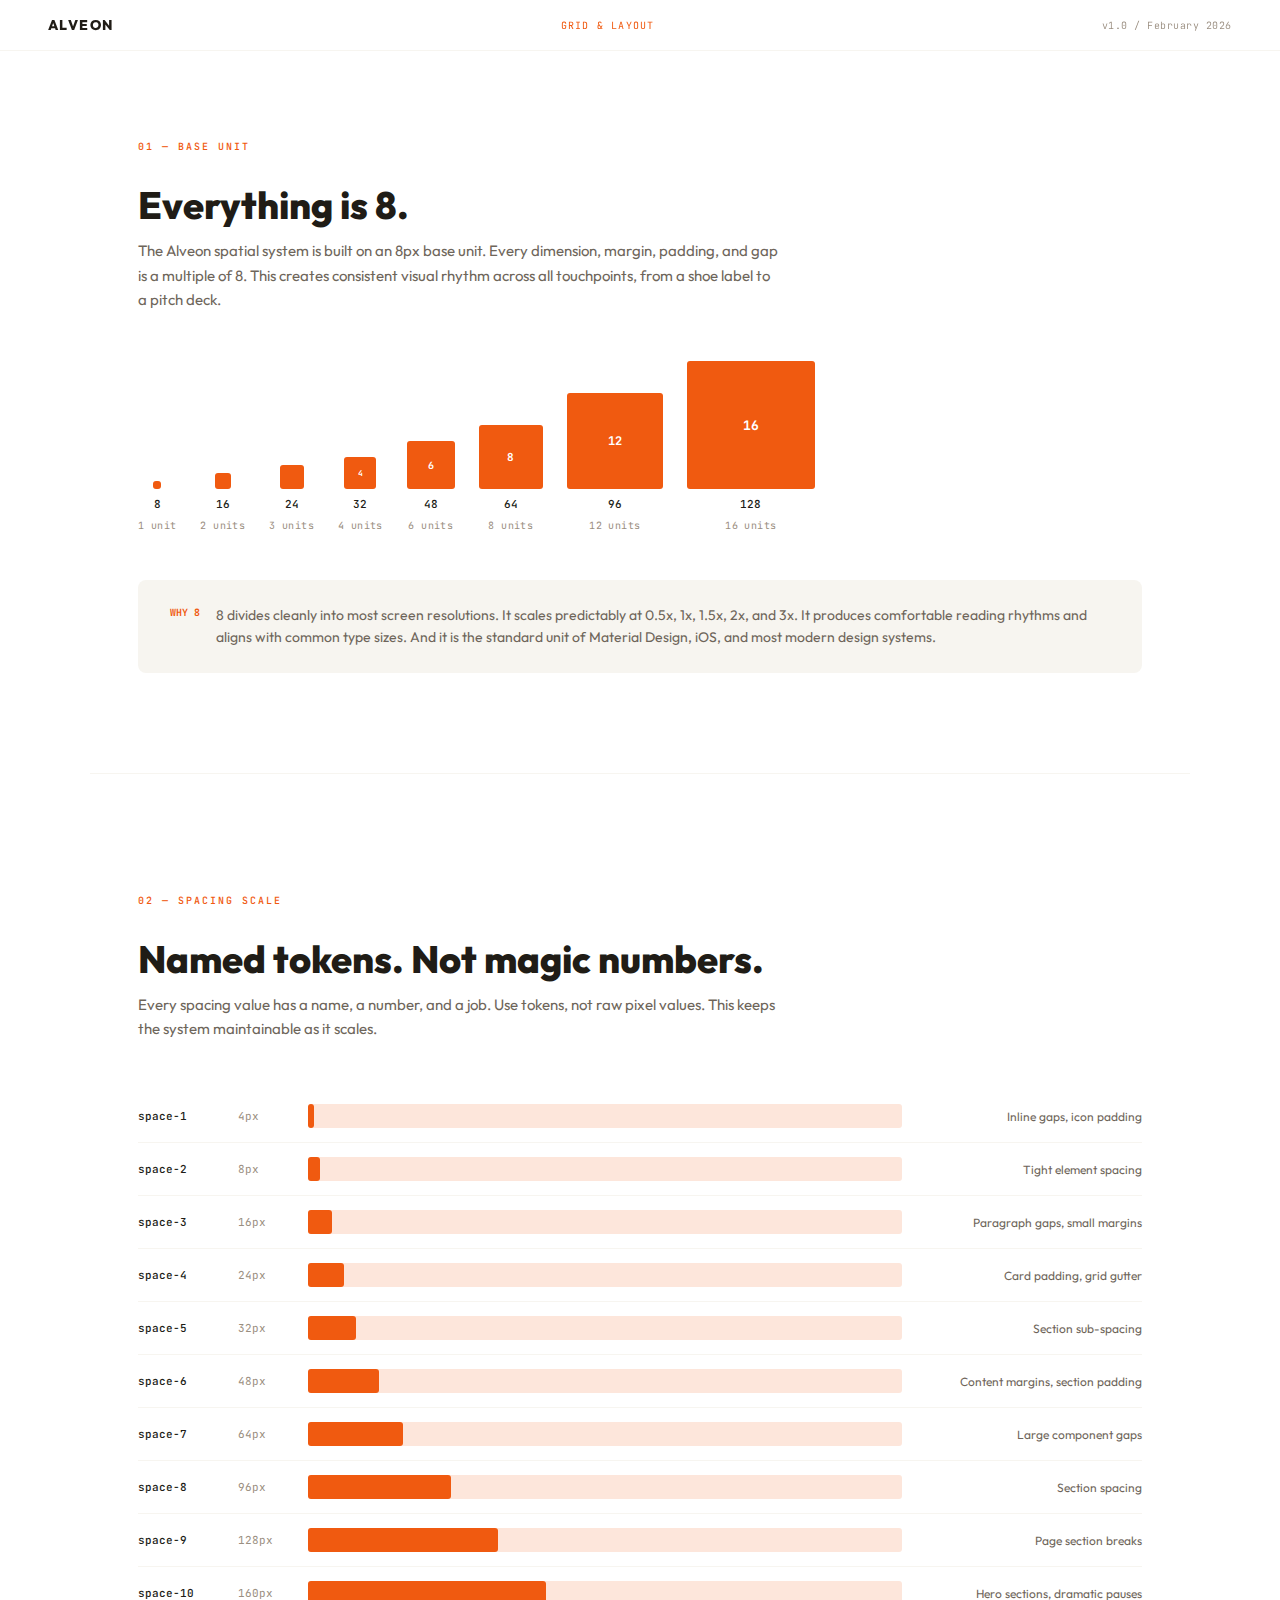
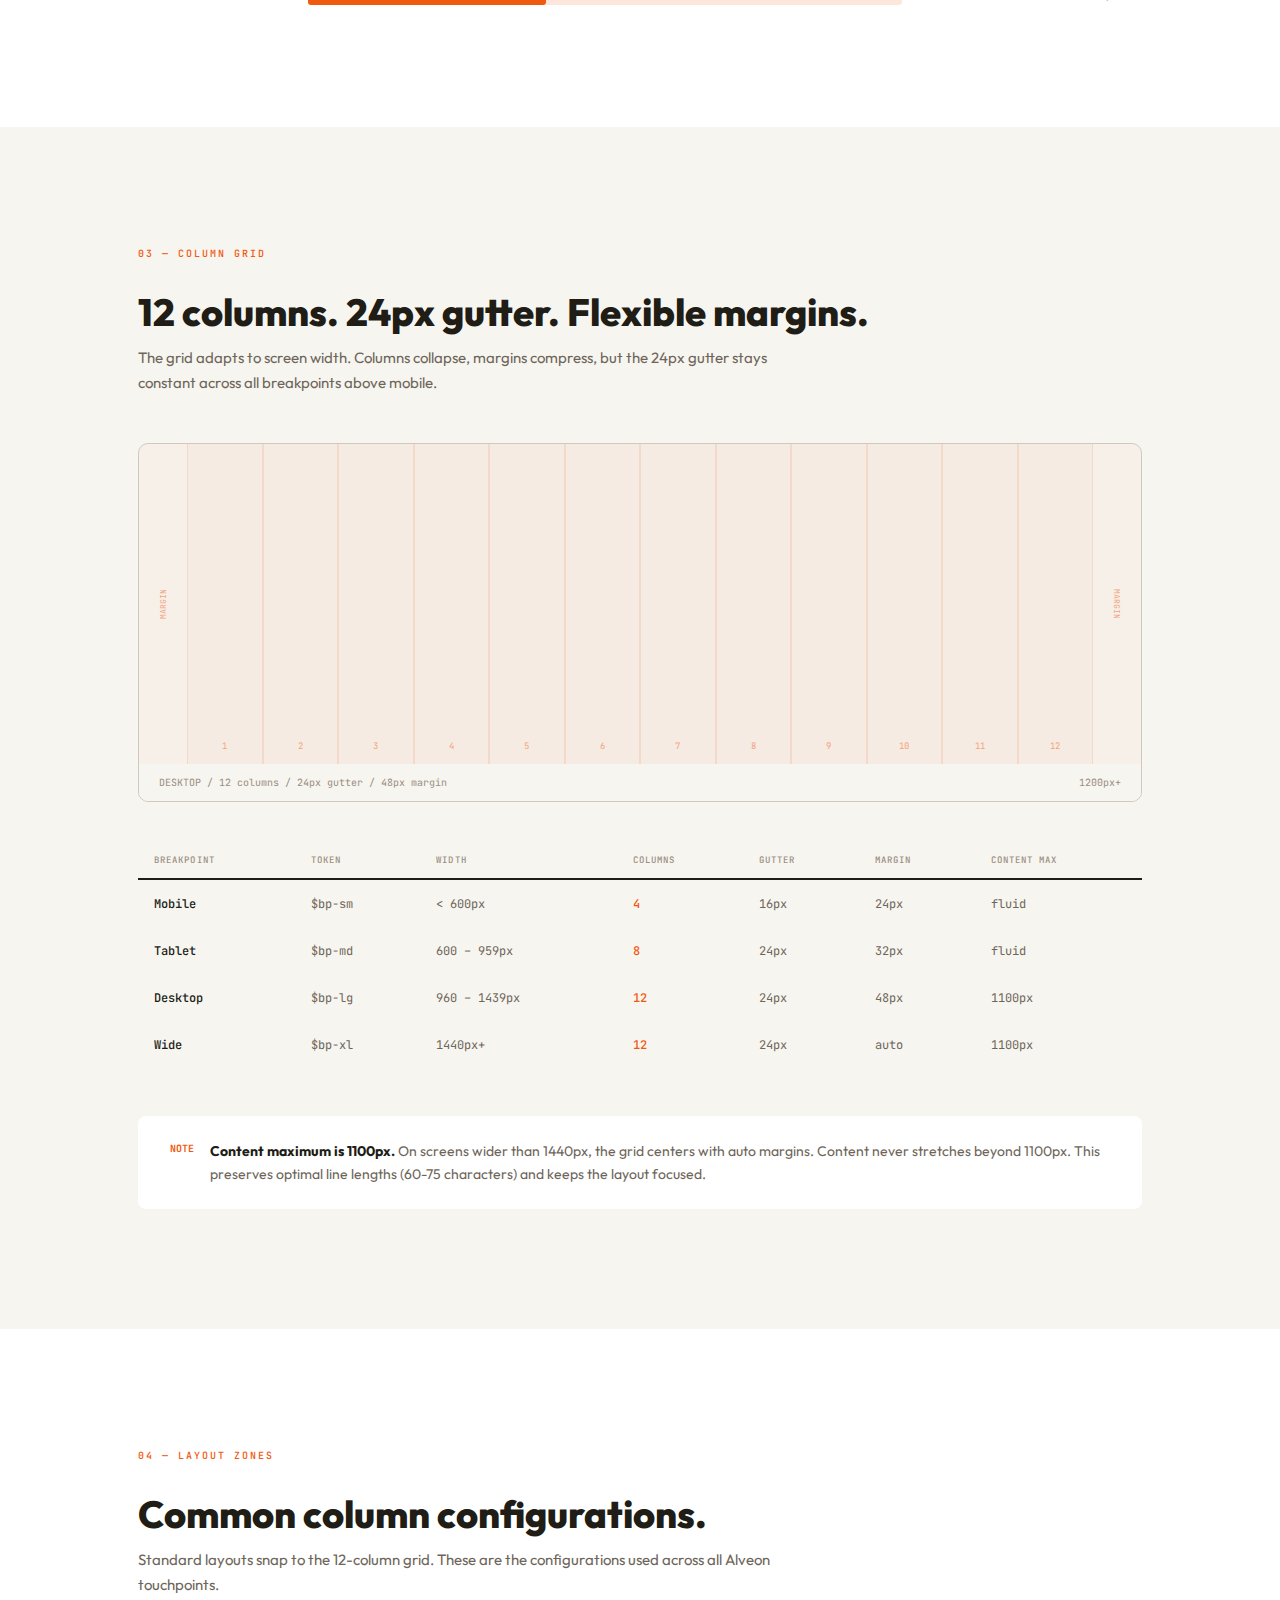
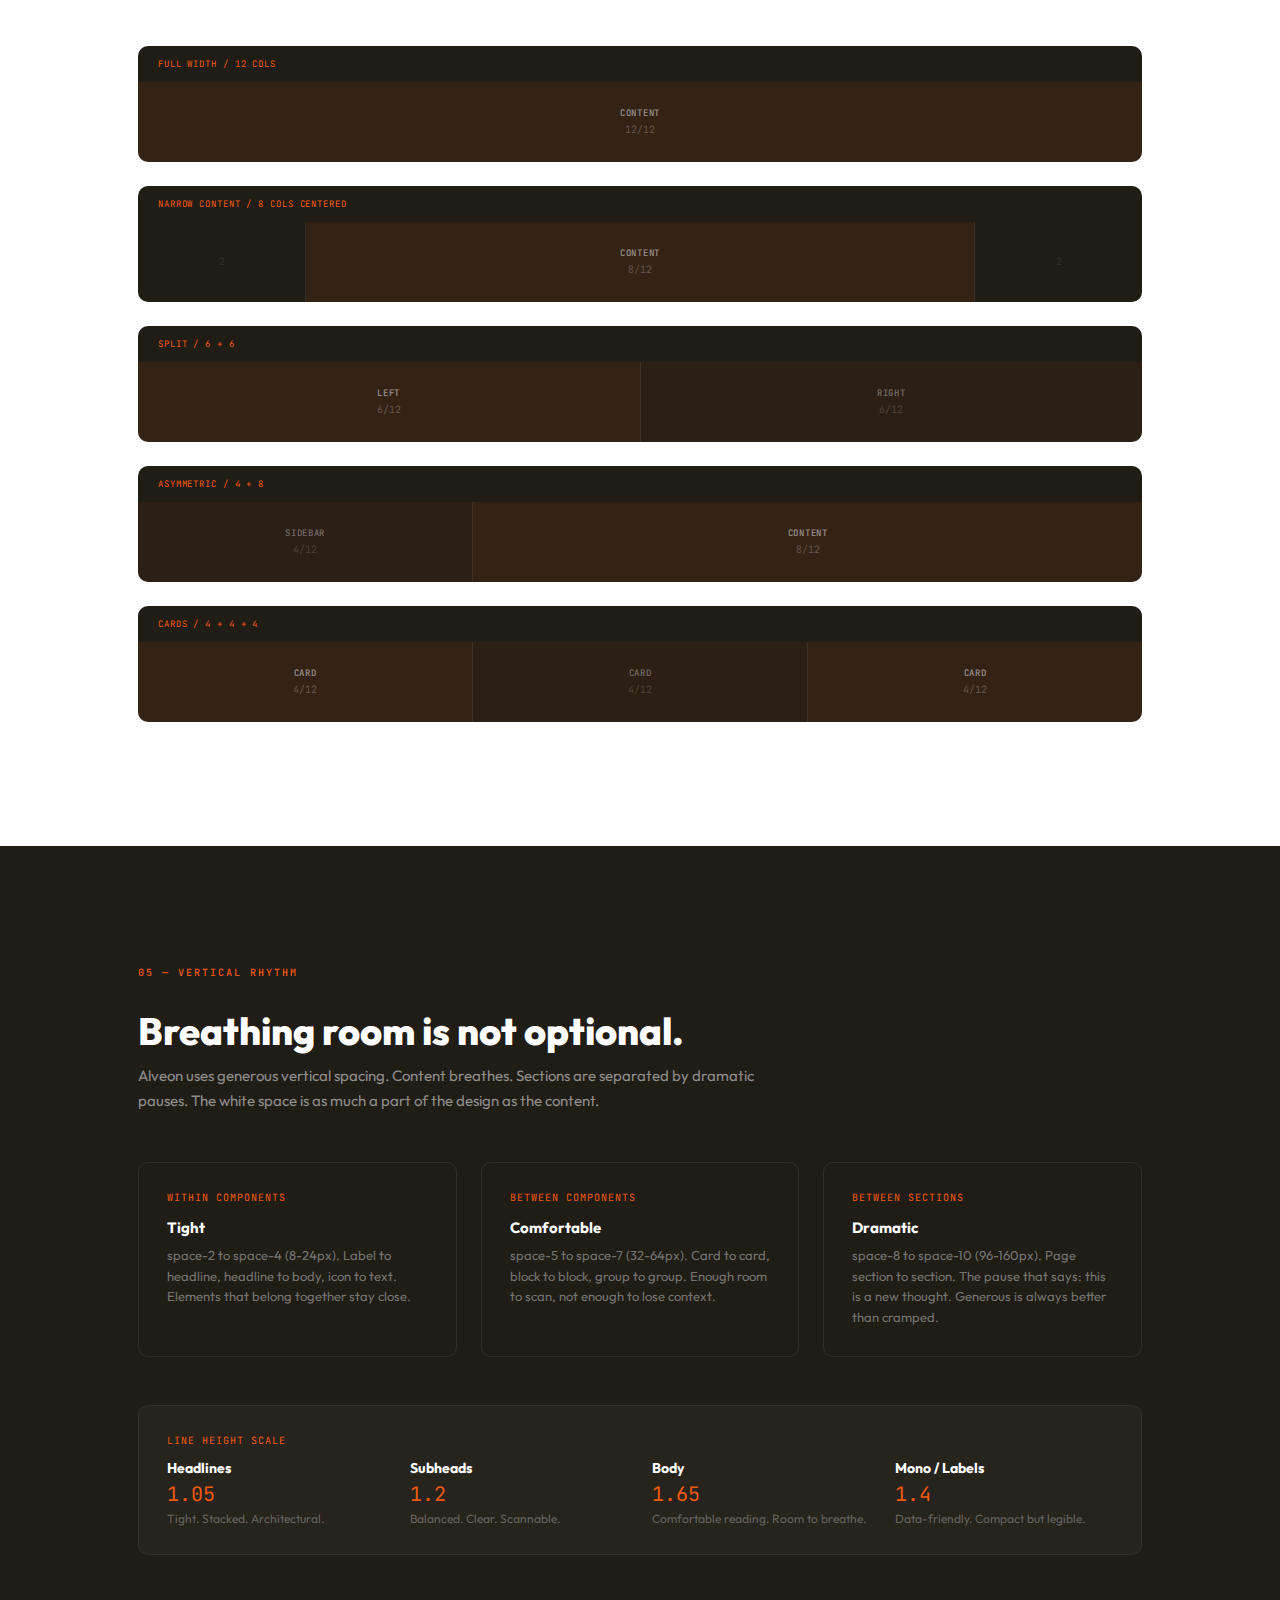
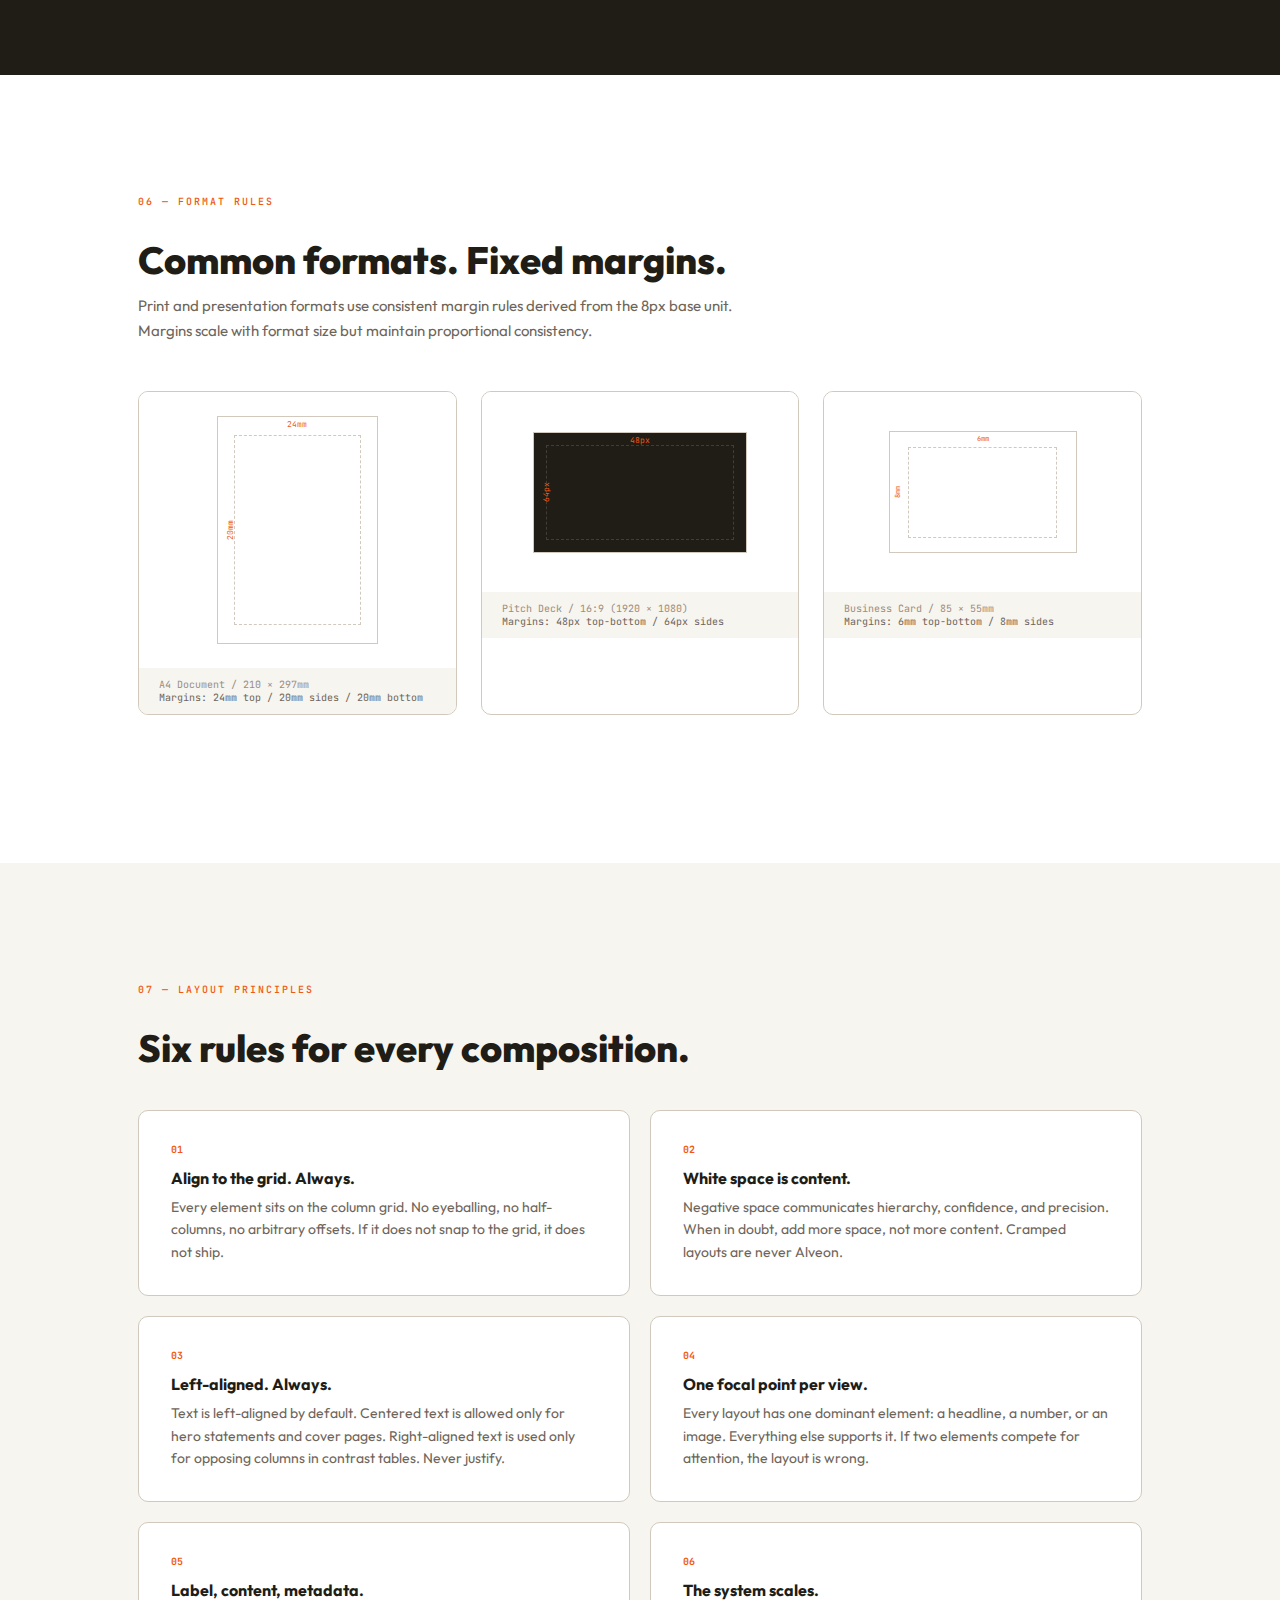
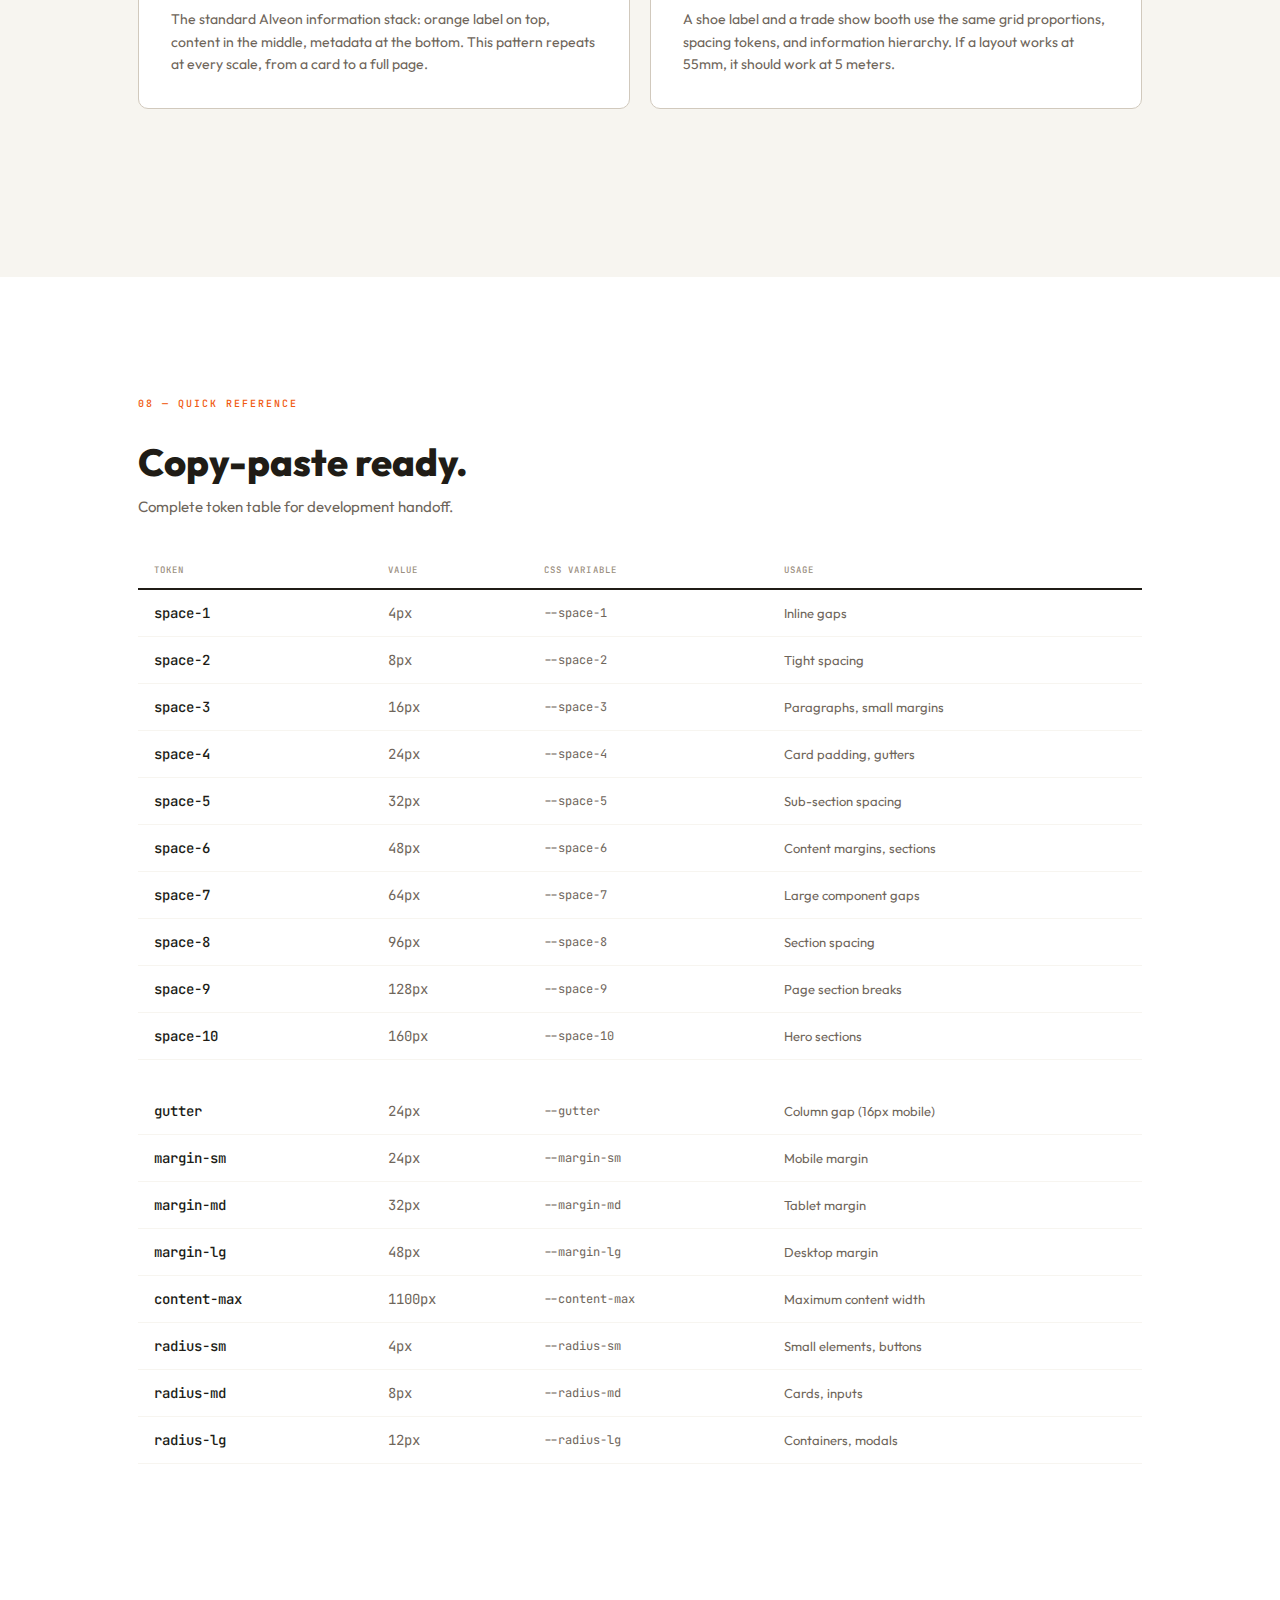
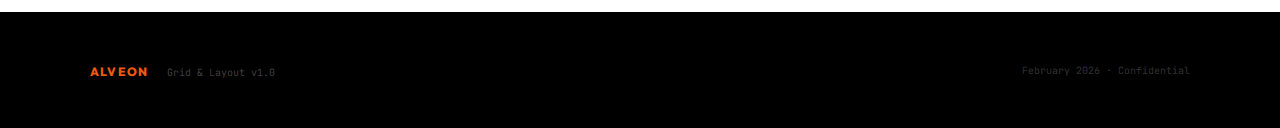
<file: alveon-grid-layout.html>
<!DOCTYPE html>
<html lang="en">
<head>
<meta charset="UTF-8">
<meta name="viewport" content="width=device-width, initial-scale=1.0">
<title>ALVEON Grid & Layout System</title>
<link href="https://fonts.googleapis.com/css2?family=Outfit:wght@300;400;500;600;700;800;900&family=JetBrains+Mono:wght@300;400;500;700&display=swap" rel="stylesheet">
<style>
  * { margin: 0; padding: 0; box-sizing: border-box; }
  :root {
    --black: #000000;
    --dark: #201C16;
    --mid: #6E655A;
    --light: #9A8E80;
    --pale: #D1C9BD;
    --near-white: #F7F5F0;
    --white: #FFFFFF;
    --orange: #F05A10;
    --unit: 8px;
    --font-display: 'Outfit', sans-serif;
    --font-mono: 'JetBrains Mono', monospace;
  }
  html { font-size: 16px; scroll-behavior: smooth; }
  body { font-family: var(--font-display); background: var(--white); color: var(--dark); -webkit-font-smoothing: antialiased; }

  /* ── NAV ── */
  nav {
    position: fixed; top: 0; left: 0; right: 0; z-index: 100;
    background: rgba(255,255,255,0.92); backdrop-filter: blur(12px);
    border-bottom: 1px solid var(--near-white);
    padding: 16px 48px;
    display: flex; align-items: center; justify-content: space-between;
  }
  .nav-wordmark { font-weight: 800; font-size: 14px; letter-spacing: 0.1em; }
  .nav-doc { font-family: var(--font-mono); font-weight: 400; font-size: 10px; letter-spacing: 0.12em; text-transform: uppercase; color: var(--orange); }
  .nav-meta { font-family: var(--font-mono); font-weight: 300; font-size: 10px; color: var(--light); letter-spacing: 0.05em; }

  /* ── LAYOUT ── */
  section { padding: 120px 48px 100px; max-width: 1100px; margin: 0 auto; }
  section:first-of-type { padding-top: 140px; }
  .full { max-width: 100%; padding-left: 0; padding-right: 0; }
  .full .inner { max-width: 1100px; margin: 0 auto; padding: 0 48px; }
  .bg-dark { background: var(--dark); color: var(--white); }
  .bg-black { background: var(--black); color: var(--white); }
  .bg-off { background: var(--near-white); }

  .label { font-family: var(--font-mono); font-size: 10px; font-weight: 500; letter-spacing: 0.2em; text-transform: uppercase; color: var(--orange); margin-bottom: 32px; }
  .title { font-weight: 800; font-size: clamp(26px, 3.5vw, 38px); line-height: 1.1; margin-bottom: 12px; }
  .subtitle { font-weight: 400; font-size: 15px; line-height: 1.65; color: var(--mid); max-width: 640px; margin-bottom: 48px; }
  .bg-dark .subtitle { color: rgba(255,255,255,0.5); }

  /* ── BASE UNIT VISUAL ── */
  .unit-demo {
    display: flex; align-items: flex-end; gap: 24px;
    margin-bottom: 48px; flex-wrap: wrap;
  }
  .unit-block {
    display: flex; flex-direction: column; align-items: center; gap: 8px;
  }
  .unit-square {
    background: var(--orange);
    border-radius: 3px;
    display: flex; align-items: center; justify-content: center;
    font-family: var(--font-mono); font-weight: 700; color: var(--white);
  }
  .unit-name {
    font-family: var(--font-mono); font-size: 10px; color: var(--light);
    letter-spacing: 0.04em;
  }
  .unit-value {
    font-family: var(--font-mono); font-size: 11px; font-weight: 500; color: var(--dark);
  }

  /* ── SPACING SCALE ── */
  .spacing-row {
    display: flex; align-items: center; gap: 20px;
    padding: 14px 0;
    border-bottom: 1px solid var(--near-white);
  }
  .spacing-row:last-child { border-bottom: none; }
  .spacing-token {
    font-family: var(--font-mono); font-size: 11px; font-weight: 500;
    color: var(--dark); width: 80px; flex-shrink: 0;
  }
  .spacing-value {
    font-family: var(--font-mono); font-size: 11px; color: var(--light);
    width: 50px; flex-shrink: 0;
  }
  .spacing-bar-container { flex: 1; height: 24px; position: relative; }
  .spacing-bar {
    height: 100%; background: var(--orange); border-radius: 3px;
    opacity: 0.15; position: absolute; left: 0; top: 0;
  }
  .spacing-bar-accent {
    height: 100%; background: var(--orange); border-radius: 3px;
    position: absolute; left: 0; top: 0;
  }
  .spacing-use {
    font-size: 12px; color: var(--mid); width: 220px; flex-shrink: 0; text-align: right;
  }

  /* ── GRID DEMO ── */
  .grid-demo-container {
    position: relative;
    border-radius: 10px;
    overflow: hidden;
    border: 1px solid var(--pale);
    margin-bottom: 24px;
  }
  .grid-demo {
    display: grid;
    gap: 0;
    min-height: 320px;
    position: relative;
  }
  .grid-col {
    background: rgba(240, 90, 16, 0.06);
    border-left: 1px solid rgba(240, 90, 16, 0.12);
    border-right: 1px solid rgba(240, 90, 16, 0.12);
    position: relative;
    display: flex; align-items: flex-end; justify-content: center;
    padding-bottom: 12px;
  }
  .grid-col:first-child { border-left: none; }
  .grid-col:last-child { border-right: none; }
  .grid-col-num {
    font-family: var(--font-mono); font-size: 9px; color: var(--orange);
    opacity: 0.5;
  }
  .grid-gutter-overlay {
    position: absolute; top: 0; bottom: 0;
    background: rgba(240, 90, 16, 0.04);
  }
  .grid-margin-label {
    position: absolute; top: 12px;
    font-family: var(--font-mono); font-size: 9px; color: var(--orange);
    opacity: 0.6;
  }
  .grid-demo-label {
    padding: 12px 20px;
    background: var(--near-white);
    font-family: var(--font-mono); font-size: 10px; color: var(--light);
    display: flex; justify-content: space-between;
  }

  /* ── CONTENT DEMO ── */
  .content-demo {
    border-radius: 10px;
    overflow: hidden;
    border: 1px solid var(--pale);
    margin-bottom: 24px;
  }
  .content-demo-inner {
    padding: 48px;
    position: relative;
  }
  .content-demo-label {
    padding: 12px 20px;
    background: var(--near-white);
    font-family: var(--font-mono); font-size: 10px; color: var(--light);
  }

  /* ── BREAKPOINT TABLE ── */
  .bp-table {
    width: 100%; border-collapse: collapse; margin-bottom: 48px;
  }
  .bp-table th {
    font-family: var(--font-mono); font-size: 9px; font-weight: 500;
    letter-spacing: 0.12em; text-transform: uppercase;
    text-align: left; padding: 12px 16px;
    border-bottom: 2px solid var(--dark); color: var(--light);
  }
  .bp-table td {
    padding: 14px 16px; font-size: 14px;
    border-bottom: 1px solid var(--near-white);
    vertical-align: middle;
  }
  .bp-token { font-family: var(--font-mono); font-size: 12px; font-weight: 500; color: var(--dark); }
  .bp-value { font-family: var(--font-mono); font-size: 12px; color: var(--mid); }
  .bp-cols { font-family: var(--font-mono); font-size: 12px; color: var(--orange); font-weight: 500; }

  /* ── PRINCIPLE CARDS ── */
  .principle-grid {
    display: grid; grid-template-columns: 1fr 1fr; gap: 20px;
    margin-bottom: 48px;
  }
  .principle-card {
    padding: 32px;
    border-radius: 10px;
    border: 1px solid var(--pale);
  }
  .principle-num {
    font-family: var(--font-mono); font-size: 10px; font-weight: 700;
    color: var(--orange); margin-bottom: 12px;
  }
  .principle-title {
    font-weight: 700; font-size: 16px; margin-bottom: 8px;
  }
  .principle-body {
    font-size: 14px; line-height: 1.6; color: var(--mid);
  }

  /* ── ZONE DIAGRAMS ── */
  .zone-diagram {
    border-radius: 10px;
    overflow: hidden;
    margin-bottom: 24px;
  }
  .zone-row {
    display: flex; min-height: 60px;
  }
  .zone-cell {
    display: flex; align-items: center; justify-content: center;
    flex-direction: column; gap: 4px;
    font-family: var(--font-mono); font-size: 10px;
    border-right: 1px solid rgba(255,255,255,0.08);
  }
  .zone-cell:last-child { border-right: none; }
  .zone-cell-name { font-weight: 500; font-size: 9px; letter-spacing: 0.08em; text-transform: uppercase; }
  .zone-cell-value { font-weight: 300; font-size: 10px; opacity: 0.5; }

  /* ── FORMAT PREVIEWS ── */
  .format-grid {
    display: grid; grid-template-columns: repeat(3, 1fr);
    gap: 24px; margin-bottom: 48px;
  }
  .format-card {
    border-radius: 10px; overflow: hidden;
    border: 1px solid var(--pale);
  }
  .format-preview {
    position: relative;
    display: flex; align-items: center; justify-content: center;
    min-height: 200px; background: var(--white);
    padding: 24px;
  }
  .format-inner {
    border: 1px solid var(--pale);
    width: 100%; position: relative;
    display: flex; flex-direction: column;
  }
  .format-margin {
    position: absolute;
    font-family: var(--font-mono); font-size: 8px; color: var(--orange);
    opacity: 0.6;
  }
  .format-label {
    padding: 10px 20px;
    background: var(--near-white);
    font-family: var(--font-mono); font-size: 10px; color: var(--light);
  }

  /* ── VERTICAL RHYTHM ── */
  .rhythm-demo {
    position: relative;
    padding: 48px;
    border-radius: 10px;
    border: 1px solid var(--pale);
    margin-bottom: 24px;
    background: repeating-linear-gradient(
      to bottom,
      transparent 0px,
      transparent 7px,
      rgba(240, 90, 16, 0.04) 7px,
      rgba(240, 90, 16, 0.04) 8px
    );
  }
  .rhythm-line {
    position: relative;
    margin-bottom: 0;
  }
  .rhythm-spacer {
    position: relative;
    display: flex; align-items: center;
  }
  .rhythm-spacer-label {
    position: absolute; right: -80px;
    font-family: var(--font-mono); font-size: 9px; color: var(--orange);
    opacity: 0.7;
  }

  @media (max-width: 768px) {
    nav { padding: 12px 24px; }
    section { padding: 80px 24px 60px; }
    .full .inner { padding: 0 24px; }
    .principle-grid { grid-template-columns: 1fr; }
    .format-grid { grid-template-columns: 1fr 1fr; }
    .spacing-use { display: none; }
    .unit-demo { gap: 16px; }
  }
</style>
</head>
<body>

<nav>
  <span class="nav-wordmark">ALVEON</span>
  <span class="nav-doc">GRID &amp; LAYOUT</span>
  <span class="nav-meta">v1.0 / February 2026</span>
</nav>

<!-- ═══════════════════════════════════════════════ -->
<!-- 01: BASE UNIT                                   -->
<!-- ═══════════════════════════════════════════════ -->
<section>
  <div class="label">01 — Base Unit</div>
  <h1 class="title">Everything is 8.</h1>
  <p class="subtitle">The Alveon spatial system is built on an 8px base unit. Every dimension, margin, padding, and gap is a multiple of 8. This creates consistent visual rhythm across all touchpoints, from a shoe label to a pitch deck.</p>

  <div class="unit-demo">
    <div class="unit-block">
      <div class="unit-square" style="width: 8px; height: 8px; font-size: 0;"></div>
      <div class="unit-value">8</div>
      <div class="unit-name">1 unit</div>
    </div>
    <div class="unit-block">
      <div class="unit-square" style="width: 16px; height: 16px; font-size: 0;"></div>
      <div class="unit-value">16</div>
      <div class="unit-name">2 units</div>
    </div>
    <div class="unit-block">
      <div class="unit-square" style="width: 24px; height: 24px; font-size: 0;"></div>
      <div class="unit-value">24</div>
      <div class="unit-name">3 units</div>
    </div>
    <div class="unit-block">
      <div class="unit-square" style="width: 32px; height: 32px; font-size: 8px;">4</div>
      <div class="unit-value">32</div>
      <div class="unit-name">4 units</div>
    </div>
    <div class="unit-block">
      <div class="unit-square" style="width: 48px; height: 48px; font-size: 10px;">6</div>
      <div class="unit-value">48</div>
      <div class="unit-name">6 units</div>
    </div>
    <div class="unit-block">
      <div class="unit-square" style="width: 64px; height: 64px; font-size: 11px;">8</div>
      <div class="unit-value">64</div>
      <div class="unit-name">8 units</div>
    </div>
    <div class="unit-block">
      <div class="unit-square" style="width: 96px; height: 96px; font-size: 12px;">12</div>
      <div class="unit-value">96</div>
      <div class="unit-name">12 units</div>
    </div>
    <div class="unit-block">
      <div class="unit-square" style="width: 128px; height: 128px; font-size: 13px;">16</div>
      <div class="unit-value">128</div>
      <div class="unit-name">16 units</div>
    </div>
  </div>

  <div style="background: var(--near-white); border-radius: 8px; padding: 24px 32px; display: flex; align-items: flex-start; gap: 16px;">
    <div style="font-family: var(--font-mono); font-size: 10px; font-weight: 700; color: var(--orange); flex-shrink: 0; margin-top: 2px;">WHY 8</div>
    <div style="font-size: 14px; line-height: 1.6; color: var(--mid);">
      8 divides cleanly into most screen resolutions. It scales predictably at 0.5x, 1x, 1.5x, 2x, and 3x. It produces comfortable reading rhythms and aligns with common type sizes. And it is the standard unit of Material Design, iOS, and most modern design systems.
    </div>
  </div>
</section>

<!-- ═══════════════════════════════════════════════ -->
<!-- 02: SPACING SCALE                               -->
<!-- ═══════════════════════════════════════════════ -->
<section style="border-top: 1px solid var(--near-white);">
  <div class="label">02 — Spacing Scale</div>
  <h1 class="title">Named tokens. Not magic numbers.</h1>
  <p class="subtitle">Every spacing value has a name, a number, and a job. Use tokens, not raw pixel values. This keeps the system maintainable as it scales.</p>

  <div style="margin-bottom: 8px;">
    <div class="spacing-row">
      <div class="spacing-token">space-1</div>
      <div class="spacing-value">4px</div>
      <div class="spacing-bar-container">
        <div class="spacing-bar" style="width: 100%;"></div>
        <div class="spacing-bar-accent" style="width: 1%;"></div>
      </div>
      <div class="spacing-use">Inline gaps, icon padding</div>
    </div>
    <div class="spacing-row">
      <div class="spacing-token">space-2</div>
      <div class="spacing-value">8px</div>
      <div class="spacing-bar-container">
        <div class="spacing-bar" style="width: 100%;"></div>
        <div class="spacing-bar-accent" style="width: 2%;"></div>
      </div>
      <div class="spacing-use">Tight element spacing</div>
    </div>
    <div class="spacing-row">
      <div class="spacing-token">space-3</div>
      <div class="spacing-value">16px</div>
      <div class="spacing-bar-container">
        <div class="spacing-bar" style="width: 100%;"></div>
        <div class="spacing-bar-accent" style="width: 4%;"></div>
      </div>
      <div class="spacing-use">Paragraph gaps, small margins</div>
    </div>
    <div class="spacing-row">
      <div class="spacing-token">space-4</div>
      <div class="spacing-value">24px</div>
      <div class="spacing-bar-container">
        <div class="spacing-bar" style="width: 100%;"></div>
        <div class="spacing-bar-accent" style="width: 6%;"></div>
      </div>
      <div class="spacing-use">Card padding, grid gutter</div>
    </div>
    <div class="spacing-row">
      <div class="spacing-token">space-5</div>
      <div class="spacing-value">32px</div>
      <div class="spacing-bar-container">
        <div class="spacing-bar" style="width: 100%;"></div>
        <div class="spacing-bar-accent" style="width: 8%;"></div>
      </div>
      <div class="spacing-use">Section sub-spacing</div>
    </div>
    <div class="spacing-row">
      <div class="spacing-token">space-6</div>
      <div class="spacing-value">48px</div>
      <div class="spacing-bar-container">
        <div class="spacing-bar" style="width: 100%;"></div>
        <div class="spacing-bar-accent" style="width: 12%;"></div>
      </div>
      <div class="spacing-use">Content margins, section padding</div>
    </div>
    <div class="spacing-row">
      <div class="spacing-token">space-7</div>
      <div class="spacing-value">64px</div>
      <div class="spacing-bar-container">
        <div class="spacing-bar" style="width: 100%;"></div>
        <div class="spacing-bar-accent" style="width: 16%;"></div>
      </div>
      <div class="spacing-use">Large component gaps</div>
    </div>
    <div class="spacing-row">
      <div class="spacing-token">space-8</div>
      <div class="spacing-value">96px</div>
      <div class="spacing-bar-container">
        <div class="spacing-bar" style="width: 100%;"></div>
        <div class="spacing-bar-accent" style="width: 24%;"></div>
      </div>
      <div class="spacing-use">Section spacing</div>
    </div>
    <div class="spacing-row">
      <div class="spacing-token">space-9</div>
      <div class="spacing-value">128px</div>
      <div class="spacing-bar-container">
        <div class="spacing-bar" style="width: 100%;"></div>
        <div class="spacing-bar-accent" style="width: 32%;"></div>
      </div>
      <div class="spacing-use">Page section breaks</div>
    </div>
    <div class="spacing-row">
      <div class="spacing-token">space-10</div>
      <div class="spacing-value">160px</div>
      <div class="spacing-bar-container">
        <div class="spacing-bar" style="width: 100%;"></div>
        <div class="spacing-bar-accent" style="width: 40%;"></div>
      </div>
      <div class="spacing-use">Hero sections, dramatic pauses</div>
    </div>
  </div>
</section>

<!-- ═══════════════════════════════════════════════ -->
<!-- 03: COLUMN GRID                                 -->
<!-- ═══════════════════════════════════════════════ -->
<section class="full bg-off" style="padding-top: 120px; padding-bottom: 120px;">
  <div class="inner">
    <div class="label">03 — Column Grid</div>
    <h1 class="title">12 columns. 24px gutter. Flexible margins.</h1>
    <p class="subtitle">The grid adapts to screen width. Columns collapse, margins compress, but the 24px gutter stays constant across all breakpoints above mobile.</p>

    <!-- Desktop Grid -->
    <div class="grid-demo-container">
      <div class="grid-demo" style="grid-template-columns: 48px repeat(12, 1fr) 48px; padding: 0;">
        <div style="background: rgba(240,90,16,0.03); display: flex; align-items: center; justify-content: center;">
          <span class="grid-margin-label" style="position: static; writing-mode: vertical-lr; transform: rotate(180deg); font-family: var(--font-mono); font-size: 8px; color: var(--orange); opacity: 0.5;">MARGIN</span>
        </div>
        <div class="grid-col"><span class="grid-col-num">1</span></div>
        <div class="grid-col"><span class="grid-col-num">2</span></div>
        <div class="grid-col"><span class="grid-col-num">3</span></div>
        <div class="grid-col"><span class="grid-col-num">4</span></div>
        <div class="grid-col"><span class="grid-col-num">5</span></div>
        <div class="grid-col"><span class="grid-col-num">6</span></div>
        <div class="grid-col"><span class="grid-col-num">7</span></div>
        <div class="grid-col"><span class="grid-col-num">8</span></div>
        <div class="grid-col"><span class="grid-col-num">9</span></div>
        <div class="grid-col"><span class="grid-col-num">10</span></div>
        <div class="grid-col"><span class="grid-col-num">11</span></div>
        <div class="grid-col"><span class="grid-col-num">12</span></div>
        <div style="background: rgba(240,90,16,0.03); display: flex; align-items: center; justify-content: center;">
          <span style="font-family: var(--font-mono); font-size: 8px; color: var(--orange); opacity: 0.5; writing-mode: vertical-lr;">MARGIN</span>
        </div>
      </div>
      <div class="grid-demo-label">
        <span>DESKTOP / 12 columns / 24px gutter / 48px margin</span>
        <span>1200px+</span>
      </div>
    </div>

    <!-- Breakpoints -->
    <table class="bp-table" style="margin-top: 40px;">
      <thead>
        <tr>
          <th>Breakpoint</th>
          <th>Token</th>
          <th>Width</th>
          <th>Columns</th>
          <th>Gutter</th>
          <th>Margin</th>
          <th>Content Max</th>
        </tr>
      </thead>
      <tbody>
        <tr>
          <td><span class="bp-token">Mobile</span></td>
          <td><span class="bp-value">$bp-sm</span></td>
          <td><span class="bp-value">&lt; 600px</span></td>
          <td><span class="bp-cols">4</span></td>
          <td><span class="bp-value">16px</span></td>
          <td><span class="bp-value">24px</span></td>
          <td><span class="bp-value">fluid</span></td>
        </tr>
        <tr>
          <td><span class="bp-token">Tablet</span></td>
          <td><span class="bp-value">$bp-md</span></td>
          <td><span class="bp-value">600 – 959px</span></td>
          <td><span class="bp-cols">8</span></td>
          <td><span class="bp-value">24px</span></td>
          <td><span class="bp-value">32px</span></td>
          <td><span class="bp-value">fluid</span></td>
        </tr>
        <tr>
          <td><span class="bp-token">Desktop</span></td>
          <td><span class="bp-value">$bp-lg</span></td>
          <td><span class="bp-value">960 – 1439px</span></td>
          <td><span class="bp-cols">12</span></td>
          <td><span class="bp-value">24px</span></td>
          <td><span class="bp-value">48px</span></td>
          <td><span class="bp-value">1100px</span></td>
        </tr>
        <tr>
          <td><span class="bp-token">Wide</span></td>
          <td><span class="bp-value">$bp-xl</span></td>
          <td><span class="bp-value">1440px+</span></td>
          <td><span class="bp-cols">12</span></td>
          <td><span class="bp-value">24px</span></td>
          <td><span class="bp-value">auto</span></td>
          <td><span class="bp-value">1100px</span></td>
        </tr>
      </tbody>
    </table>

    <div style="background: var(--white); border-radius: 8px; padding: 24px 32px; display: flex; align-items: flex-start; gap: 16px;">
      <div style="font-family: var(--font-mono); font-size: 10px; font-weight: 700; color: var(--orange); flex-shrink: 0; margin-top: 2px;">NOTE</div>
      <div style="font-size: 14px; line-height: 1.6; color: var(--mid);">
        <strong style="color: var(--dark);">Content maximum is 1100px.</strong> On screens wider than 1440px, the grid centers with auto margins. Content never stretches beyond 1100px. This preserves optimal line lengths (60-75 characters) and keeps the layout focused.
      </div>
    </div>
  </div>
</section>

<!-- ═══════════════════════════════════════════════ -->
<!-- 04: LAYOUT ZONES                                -->
<!-- ═══════════════════════════════════════════════ -->
<section>
  <div class="label">04 — Layout Zones</div>
  <h1 class="title">Common column configurations.</h1>
  <p class="subtitle">Standard layouts snap to the 12-column grid. These are the configurations used across all Alveon touchpoints.</p>

  <div class="zone-diagram" style="background: var(--dark);">
    <div style="padding: 12px 20px; font-family: var(--font-mono); font-size: 9px; color: var(--orange); letter-spacing: 0.1em;">FULL WIDTH / 12 COLS</div>
    <div class="zone-row">
      <div class="zone-cell" style="flex: 12; background: rgba(240,90,16,0.1); color: rgba(255,255,255,0.5); min-height: 80px;">
        <span class="zone-cell-name">Content</span>
        <span class="zone-cell-value">12/12</span>
      </div>
    </div>
  </div>

  <div class="zone-diagram" style="background: var(--dark);">
    <div style="padding: 12px 20px; font-family: var(--font-mono); font-size: 9px; color: var(--orange); letter-spacing: 0.1em;">NARROW CONTENT / 8 COLS CENTERED</div>
    <div class="zone-row">
      <div class="zone-cell" style="flex: 2; min-height: 80px; color: rgba(255,255,255,0.2);">
        <span class="zone-cell-value">2</span>
      </div>
      <div class="zone-cell" style="flex: 8; background: rgba(240,90,16,0.1); color: rgba(255,255,255,0.5);">
        <span class="zone-cell-name">Content</span>
        <span class="zone-cell-value">8/12</span>
      </div>
      <div class="zone-cell" style="flex: 2; color: rgba(255,255,255,0.2); border-right: none;">
        <span class="zone-cell-value">2</span>
      </div>
    </div>
  </div>

  <div class="zone-diagram" style="background: var(--dark);">
    <div style="padding: 12px 20px; font-family: var(--font-mono); font-size: 9px; color: var(--orange); letter-spacing: 0.1em;">SPLIT / 6 + 6</div>
    <div class="zone-row">
      <div class="zone-cell" style="flex: 6; background: rgba(240,90,16,0.1); color: rgba(255,255,255,0.5); min-height: 80px;">
        <span class="zone-cell-name">Left</span>
        <span class="zone-cell-value">6/12</span>
      </div>
      <div class="zone-cell" style="flex: 6; background: rgba(240,90,16,0.06); color: rgba(255,255,255,0.35); border-right: none;">
        <span class="zone-cell-name">Right</span>
        <span class="zone-cell-value">6/12</span>
      </div>
    </div>
  </div>

  <div class="zone-diagram" style="background: var(--dark);">
    <div style="padding: 12px 20px; font-family: var(--font-mono); font-size: 9px; color: var(--orange); letter-spacing: 0.1em;">ASYMMETRIC / 4 + 8</div>
    <div class="zone-row">
      <div class="zone-cell" style="flex: 4; background: rgba(240,90,16,0.06); color: rgba(255,255,255,0.35); min-height: 80px;">
        <span class="zone-cell-name">Sidebar</span>
        <span class="zone-cell-value">4/12</span>
      </div>
      <div class="zone-cell" style="flex: 8; background: rgba(240,90,16,0.1); color: rgba(255,255,255,0.5); border-right: none;">
        <span class="zone-cell-name">Content</span>
        <span class="zone-cell-value">8/12</span>
      </div>
    </div>
  </div>

  <div class="zone-diagram" style="background: var(--dark);">
    <div style="padding: 12px 20px; font-family: var(--font-mono); font-size: 9px; color: var(--orange); letter-spacing: 0.1em;">CARDS / 4 + 4 + 4</div>
    <div class="zone-row">
      <div class="zone-cell" style="flex: 4; background: rgba(240,90,16,0.1); color: rgba(255,255,255,0.5); min-height: 80px;">
        <span class="zone-cell-name">Card</span>
        <span class="zone-cell-value">4/12</span>
      </div>
      <div class="zone-cell" style="flex: 4; background: rgba(240,90,16,0.06); color: rgba(255,255,255,0.35);">
        <span class="zone-cell-name">Card</span>
        <span class="zone-cell-value">4/12</span>
      </div>
      <div class="zone-cell" style="flex: 4; background: rgba(240,90,16,0.1); color: rgba(255,255,255,0.5); border-right: none;">
        <span class="zone-cell-name">Card</span>
        <span class="zone-cell-value">4/12</span>
      </div>
    </div>
  </div>
</section>

<!-- ═══════════════════════════════════════════════ -->
<!-- 05: VERTICAL RHYTHM                             -->
<!-- ═══════════════════════════════════════════════ -->
<section class="full bg-dark" style="padding-top: 120px; padding-bottom: 120px;">
  <div class="inner">
    <div class="label" style="color: var(--orange);">05 — Vertical Rhythm</div>
    <h1 class="title">Breathing room is not optional.</h1>
    <p class="subtitle">Alveon uses generous vertical spacing. Content breathes. Sections are separated by dramatic pauses. The white space is as much a part of the design as the content.</p>

    <div style="display: grid; grid-template-columns: 1fr 1fr 1fr; gap: 24px; margin-top: 40px;">
      <div style="padding: 28px; border-radius: 10px; border: 1px solid rgba(255,255,255,0.08);">
        <div style="font-family: var(--font-mono); font-size: 10px; color: var(--orange); letter-spacing: 0.1em; margin-bottom: 14px;">WITHIN COMPONENTS</div>
        <div style="font-weight: 700; font-size: 15px; color: var(--white); margin-bottom: 8px;">Tight</div>
        <div style="font-size: 13px; line-height: 1.6; color: rgba(255,255,255,0.4);">space-2 to space-4 (8-24px). Label to headline, headline to body, icon to text. Elements that belong together stay close.</div>
      </div>
      <div style="padding: 28px; border-radius: 10px; border: 1px solid rgba(255,255,255,0.08);">
        <div style="font-family: var(--font-mono); font-size: 10px; color: var(--orange); letter-spacing: 0.1em; margin-bottom: 14px;">BETWEEN COMPONENTS</div>
        <div style="font-weight: 700; font-size: 15px; color: var(--white); margin-bottom: 8px;">Comfortable</div>
        <div style="font-size: 13px; line-height: 1.6; color: rgba(255,255,255,0.4);">space-5 to space-7 (32-64px). Card to card, block to block, group to group. Enough room to scan, not enough to lose context.</div>
      </div>
      <div style="padding: 28px; border-radius: 10px; border: 1px solid rgba(255,255,255,0.08);">
        <div style="font-family: var(--font-mono); font-size: 10px; color: var(--orange); letter-spacing: 0.1em; margin-bottom: 14px;">BETWEEN SECTIONS</div>
        <div style="font-weight: 700; font-size: 15px; color: var(--white); margin-bottom: 8px;">Dramatic</div>
        <div style="font-size: 13px; line-height: 1.6; color: rgba(255,255,255,0.4);">space-8 to space-10 (96-160px). Page section to section. The pause that says: this is a new thought. Generous is always better than cramped.</div>
      </div>
    </div>

    <div style="margin-top: 48px; padding: 28px; border-radius: 10px; background: rgba(255,255,255,0.03); border: 1px solid rgba(255,255,255,0.06);">
      <div style="font-family: var(--font-mono); font-size: 10px; color: var(--orange); letter-spacing: 0.1em; margin-bottom: 12px;">LINE HEIGHT SCALE</div>
      <div style="display: grid; grid-template-columns: repeat(4, 1fr); gap: 24px;">
        <div>
          <div style="font-weight: 700; font-size: 14px; color: var(--white); margin-bottom: 4px;">Headlines</div>
          <div style="font-family: var(--font-mono); font-size: 20px; color: var(--orange);">1.05</div>
          <div style="font-size: 12px; color: rgba(255,255,255,0.3); margin-top: 4px;">Tight. Stacked. Architectural.</div>
        </div>
        <div>
          <div style="font-weight: 700; font-size: 14px; color: var(--white); margin-bottom: 4px;">Subheads</div>
          <div style="font-family: var(--font-mono); font-size: 20px; color: var(--orange);">1.2</div>
          <div style="font-size: 12px; color: rgba(255,255,255,0.3); margin-top: 4px;">Balanced. Clear. Scannable.</div>
        </div>
        <div>
          <div style="font-weight: 700; font-size: 14px; color: var(--white); margin-bottom: 4px;">Body</div>
          <div style="font-family: var(--font-mono); font-size: 20px; color: var(--orange);">1.65</div>
          <div style="font-size: 12px; color: rgba(255,255,255,0.3); margin-top: 4px;">Comfortable reading. Room to breathe.</div>
        </div>
        <div>
          <div style="font-weight: 700; font-size: 14px; color: var(--white); margin-bottom: 4px;">Mono / Labels</div>
          <div style="font-family: var(--font-mono); font-size: 20px; color: var(--orange);">1.4</div>
          <div style="font-size: 12px; color: rgba(255,255,255,0.3); margin-top: 4px;">Data-friendly. Compact but legible.</div>
        </div>
      </div>
    </div>
  </div>
</section>

<!-- ═══════════════════════════════════════════════ -->
<!-- 06: FORMAT RULES                                -->
<!-- ═══════════════════════════════════════════════ -->
<section>
  <div class="label">06 — Format Rules</div>
  <h1 class="title">Common formats. Fixed margins.</h1>
  <p class="subtitle">Print and presentation formats use consistent margin rules derived from the 8px base unit. Margins scale with format size but maintain proportional consistency.</p>

  <div class="format-grid">
    <!-- A4 -->
    <div class="format-card">
      <div class="format-preview">
        <div class="format-inner" style="width: 60%; aspect-ratio: 210/297; background: var(--white);">
          <div style="position: absolute; top: 8%; left: 10%; right: 10%; bottom: 8%; border: 1px dashed var(--pale);"></div>
          <div style="position: absolute; top: 2px; left: 50%; transform: translateX(-50%); font-family: var(--font-mono); font-size: 8px; color: var(--orange);">24mm</div>
          <div style="position: absolute; left: 2px; top: 50%; transform: translateY(-50%) rotate(-90deg); font-family: var(--font-mono); font-size: 8px; color: var(--orange);">20mm</div>
        </div>
      </div>
      <div class="format-label">
        A4 Document / 210 × 297mm<br>
        <span style="color: var(--mid);">Margins: 24mm top / 20mm sides / 20mm bottom</span>
      </div>
    </div>

    <!-- 16:9 -->
    <div class="format-card">
      <div class="format-preview">
        <div class="format-inner" style="width: 80%; aspect-ratio: 16/9; background: var(--dark);">
          <div style="position: absolute; top: 10%; left: 6%; right: 6%; bottom: 10%; border: 1px dashed rgba(255,255,255,0.15);"></div>
          <div style="position: absolute; top: 2px; left: 50%; transform: translateX(-50%); font-family: var(--font-mono); font-size: 8px; color: var(--orange);">48px</div>
          <div style="position: absolute; left: 2px; top: 50%; transform: translateY(-50%) rotate(-90deg); font-family: var(--font-mono); font-size: 8px; color: var(--orange);">64px</div>
        </div>
      </div>
      <div class="format-label">
        Pitch Deck / 16:9 (1920 × 1080)<br>
        <span style="color: var(--mid);">Margins: 48px top-bottom / 64px sides</span>
      </div>
    </div>

    <!-- Business Card -->
    <div class="format-card">
      <div class="format-preview">
        <div class="format-inner" style="width: 70%; aspect-ratio: 85/55; background: var(--white);">
          <div style="position: absolute; top: 12%; left: 10%; right: 10%; bottom: 12%; border: 1px dashed var(--pale);"></div>
          <div style="position: absolute; top: 2px; left: 50%; transform: translateX(-50%); font-family: var(--font-mono); font-size: 7px; color: var(--orange);">6mm</div>
          <div style="position: absolute; left: 1px; top: 50%; transform: translateY(-50%) rotate(-90deg); font-family: var(--font-mono); font-size: 7px; color: var(--orange);">8mm</div>
        </div>
      </div>
      <div class="format-label">
        Business Card / 85 × 55mm<br>
        <span style="color: var(--mid);">Margins: 6mm top-bottom / 8mm sides</span>
      </div>
    </div>
  </div>
</section>

<!-- ═══════════════════════════════════════════════ -->
<!-- 07: PRINCIPLES                                  -->
<!-- ═══════════════════════════════════════════════ -->
<section class="full bg-off" style="padding-top: 120px; padding-bottom: 120px;">
  <div class="inner">
    <div class="label">07 — Layout Principles</div>
    <h1 class="title">Six rules for every composition.</h1>

    <div class="principle-grid" style="margin-top: 40px;">
      <div class="principle-card" style="background: var(--white);">
        <div class="principle-num">01</div>
        <div class="principle-title">Align to the grid. Always.</div>
        <div class="principle-body">Every element sits on the column grid. No eyeballing, no half-columns, no arbitrary offsets. If it does not snap to the grid, it does not ship.</div>
      </div>
      <div class="principle-card" style="background: var(--white);">
        <div class="principle-num">02</div>
        <div class="principle-title">White space is content.</div>
        <div class="principle-body">Negative space communicates hierarchy, confidence, and precision. When in doubt, add more space, not more content. Cramped layouts are never Alveon.</div>
      </div>
      <div class="principle-card" style="background: var(--white);">
        <div class="principle-num">03</div>
        <div class="principle-title">Left-aligned. Always.</div>
        <div class="principle-body">Text is left-aligned by default. Centered text is allowed only for hero statements and cover pages. Right-aligned text is used only for opposing columns in contrast tables. Never justify.</div>
      </div>
      <div class="principle-card" style="background: var(--white);">
        <div class="principle-num">04</div>
        <div class="principle-title">One focal point per view.</div>
        <div class="principle-body">Every layout has one dominant element: a headline, a number, or an image. Everything else supports it. If two elements compete for attention, the layout is wrong.</div>
      </div>
      <div class="principle-card" style="background: var(--white);">
        <div class="principle-num">05</div>
        <div class="principle-title">Label, content, metadata.</div>
        <div class="principle-body">The standard Alveon information stack: orange label on top, content in the middle, metadata at the bottom. This pattern repeats at every scale, from a card to a full page.</div>
      </div>
      <div class="principle-card" style="background: var(--white);">
        <div class="principle-num">06</div>
        <div class="principle-title">The system scales.</div>
        <div class="principle-body">A shoe label and a trade show booth use the same grid proportions, spacing tokens, and information hierarchy. If a layout works at 55mm, it should work at 5 meters.</div>
      </div>
    </div>
  </div>
</section>

<!-- ═══════════════════════════════════════════════ -->
<!-- 08: TOKEN REFERENCE                             -->
<!-- ═══════════════════════════════════════════════ -->
<section>
  <div class="label">08 — Quick Reference</div>
  <h1 class="title">Copy-paste ready.</h1>
  <p class="subtitle" style="margin-bottom: 32px;">Complete token table for development handoff.</p>

  <table class="bp-table">
    <thead>
      <tr>
        <th>Token</th>
        <th>Value</th>
        <th>CSS Variable</th>
        <th>Usage</th>
      </tr>
    </thead>
    <tbody>
      <tr><td class="bp-token">space-1</td><td class="bp-value">4px</td><td style="font-family: var(--font-mono); font-size: 12px; color: var(--mid);">--space-1</td><td style="font-size: 13px; color: var(--mid);">Inline gaps</td></tr>
      <tr><td class="bp-token">space-2</td><td class="bp-value">8px</td><td style="font-family: var(--font-mono); font-size: 12px; color: var(--mid);">--space-2</td><td style="font-size: 13px; color: var(--mid);">Tight spacing</td></tr>
      <tr><td class="bp-token">space-3</td><td class="bp-value">16px</td><td style="font-family: var(--font-mono); font-size: 12px; color: var(--mid);">--space-3</td><td style="font-size: 13px; color: var(--mid);">Paragraphs, small margins</td></tr>
      <tr><td class="bp-token">space-4</td><td class="bp-value">24px</td><td style="font-family: var(--font-mono); font-size: 12px; color: var(--mid);">--space-4</td><td style="font-size: 13px; color: var(--mid);">Card padding, gutters</td></tr>
      <tr><td class="bp-token">space-5</td><td class="bp-value">32px</td><td style="font-family: var(--font-mono); font-size: 12px; color: var(--mid);">--space-5</td><td style="font-size: 13px; color: var(--mid);">Sub-section spacing</td></tr>
      <tr><td class="bp-token">space-6</td><td class="bp-value">48px</td><td style="font-family: var(--font-mono); font-size: 12px; color: var(--mid);">--space-6</td><td style="font-size: 13px; color: var(--mid);">Content margins, sections</td></tr>
      <tr><td class="bp-token">space-7</td><td class="bp-value">64px</td><td style="font-family: var(--font-mono); font-size: 12px; color: var(--mid);">--space-7</td><td style="font-size: 13px; color: var(--mid);">Large component gaps</td></tr>
      <tr><td class="bp-token">space-8</td><td class="bp-value">96px</td><td style="font-family: var(--font-mono); font-size: 12px; color: var(--mid);">--space-8</td><td style="font-size: 13px; color: var(--mid);">Section spacing</td></tr>
      <tr><td class="bp-token">space-9</td><td class="bp-value">128px</td><td style="font-family: var(--font-mono); font-size: 12px; color: var(--mid);">--space-9</td><td style="font-size: 13px; color: var(--mid);">Page section breaks</td></tr>
      <tr><td class="bp-token">space-10</td><td class="bp-value">160px</td><td style="font-family: var(--font-mono); font-size: 12px; color: var(--mid);">--space-10</td><td style="font-size: 13px; color: var(--mid);">Hero sections</td></tr>
      <tr><td colspan="4" style="height: 16px; border: none;"></td></tr>
      <tr><td class="bp-token">gutter</td><td class="bp-value">24px</td><td style="font-family: var(--font-mono); font-size: 12px; color: var(--mid);">--gutter</td><td style="font-size: 13px; color: var(--mid);">Column gap (16px mobile)</td></tr>
      <tr><td class="bp-token">margin-sm</td><td class="bp-value">24px</td><td style="font-family: var(--font-mono); font-size: 12px; color: var(--mid);">--margin-sm</td><td style="font-size: 13px; color: var(--mid);">Mobile margin</td></tr>
      <tr><td class="bp-token">margin-md</td><td class="bp-value">32px</td><td style="font-family: var(--font-mono); font-size: 12px; color: var(--mid);">--margin-md</td><td style="font-size: 13px; color: var(--mid);">Tablet margin</td></tr>
      <tr><td class="bp-token">margin-lg</td><td class="bp-value">48px</td><td style="font-family: var(--font-mono); font-size: 12px; color: var(--mid);">--margin-lg</td><td style="font-size: 13px; color: var(--mid);">Desktop margin</td></tr>
      <tr><td class="bp-token">content-max</td><td class="bp-value">1100px</td><td style="font-family: var(--font-mono); font-size: 12px; color: var(--mid);">--content-max</td><td style="font-size: 13px; color: var(--mid);">Maximum content width</td></tr>
      <tr><td class="bp-token">radius-sm</td><td class="bp-value">4px</td><td style="font-family: var(--font-mono); font-size: 12px; color: var(--mid);">--radius-sm</td><td style="font-size: 13px; color: var(--mid);">Small elements, buttons</td></tr>
      <tr><td class="bp-token">radius-md</td><td class="bp-value">8px</td><td style="font-family: var(--font-mono); font-size: 12px; color: var(--mid);">--radius-md</td><td style="font-size: 13px; color: var(--mid);">Cards, inputs</td></tr>
      <tr><td class="bp-token">radius-lg</td><td class="bp-value">12px</td><td style="font-family: var(--font-mono); font-size: 12px; color: var(--mid);">--radius-lg</td><td style="font-size: 13px; color: var(--mid);">Containers, modals</td></tr>
    </tbody>
  </table>
</section>

<!-- FOOTER -->
<div style="background: var(--black); padding: 48px;">
  <div style="max-width: 1100px; margin: 0 auto; display: flex; justify-content: space-between; align-items: center;">
    <div>
      <span style="font-weight: 800; font-size: 12px; letter-spacing: 0.1em; color: var(--orange);">ALVEON</span>
      <span style="font-family: var(--font-mono); font-size: 10px; color: rgba(255,255,255,0.25); margin-left: 16px;">Grid & Layout v1.0</span>
    </div>
    <div style="font-family: var(--font-mono); font-size: 10px; color: rgba(255,255,255,0.2);">
      February 2026 &middot; Confidential
    </div>
  </div>
</div>

</body>
</html>
</file>
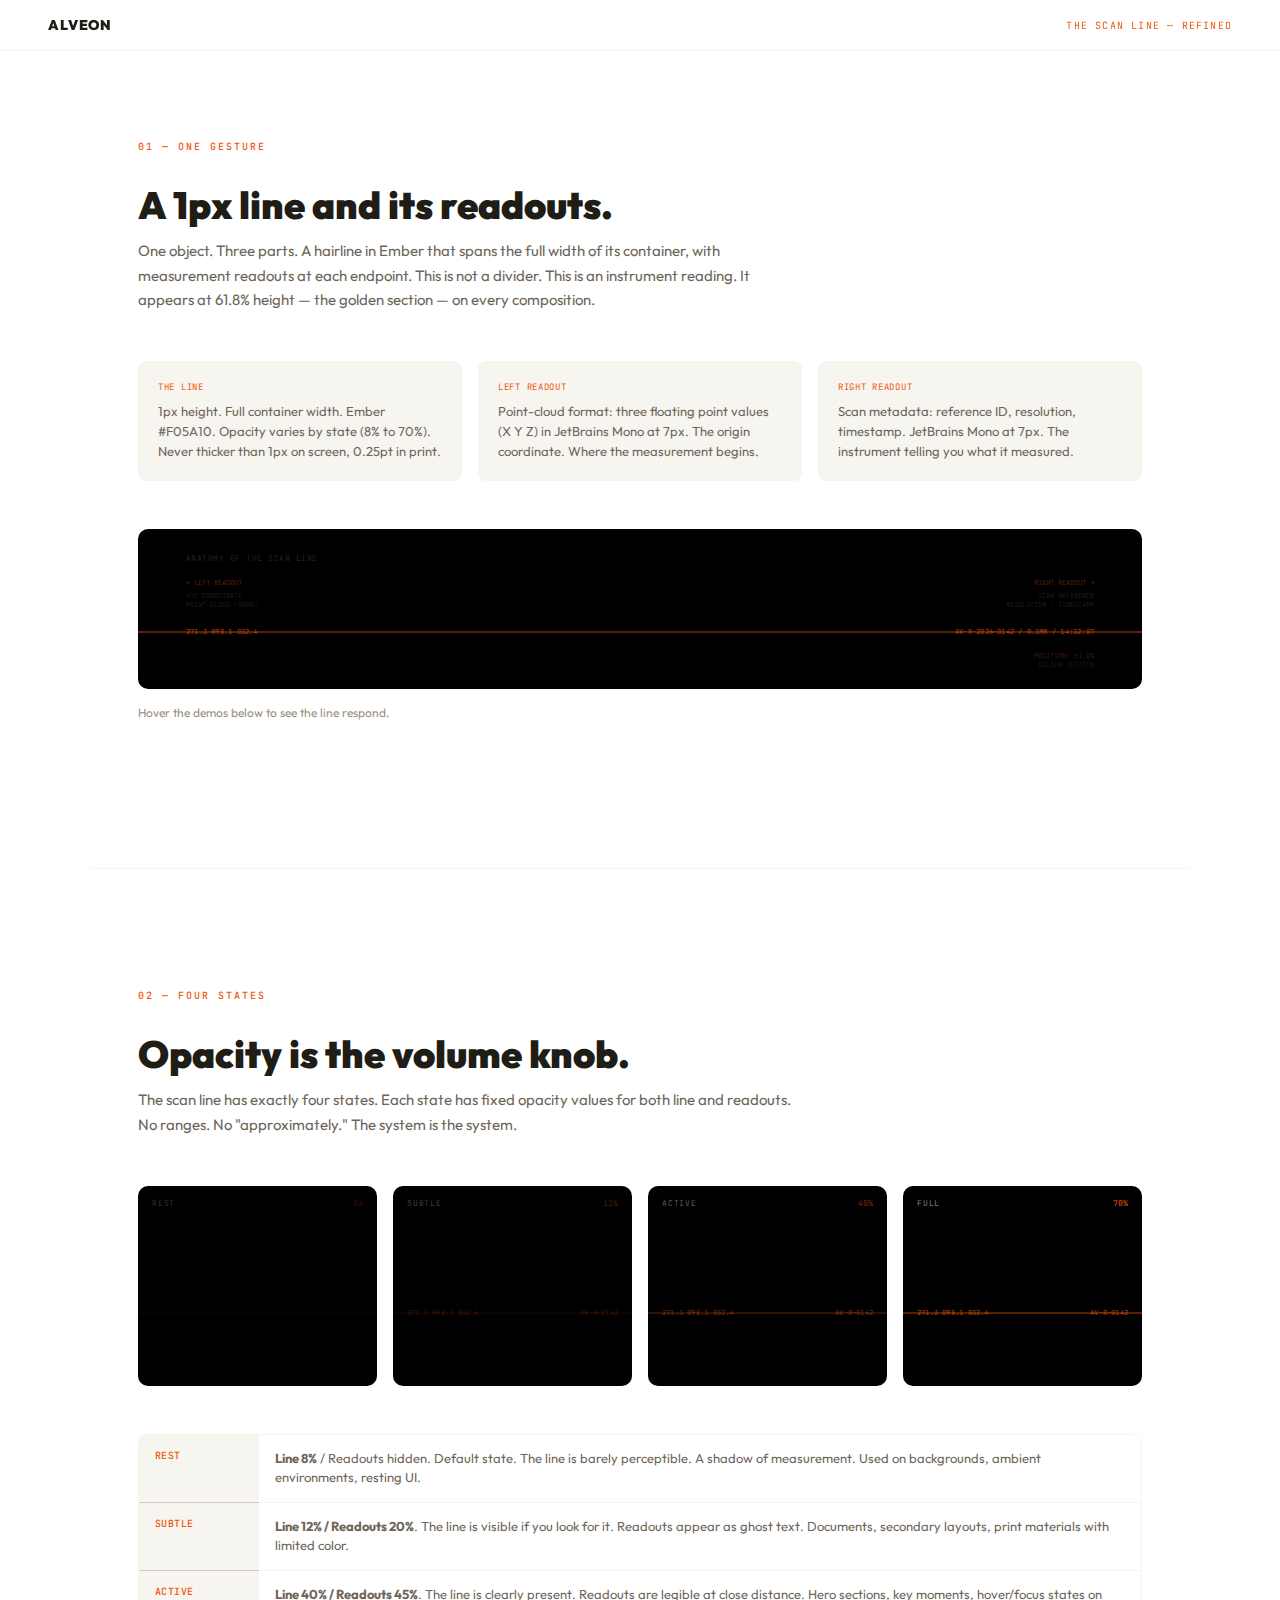
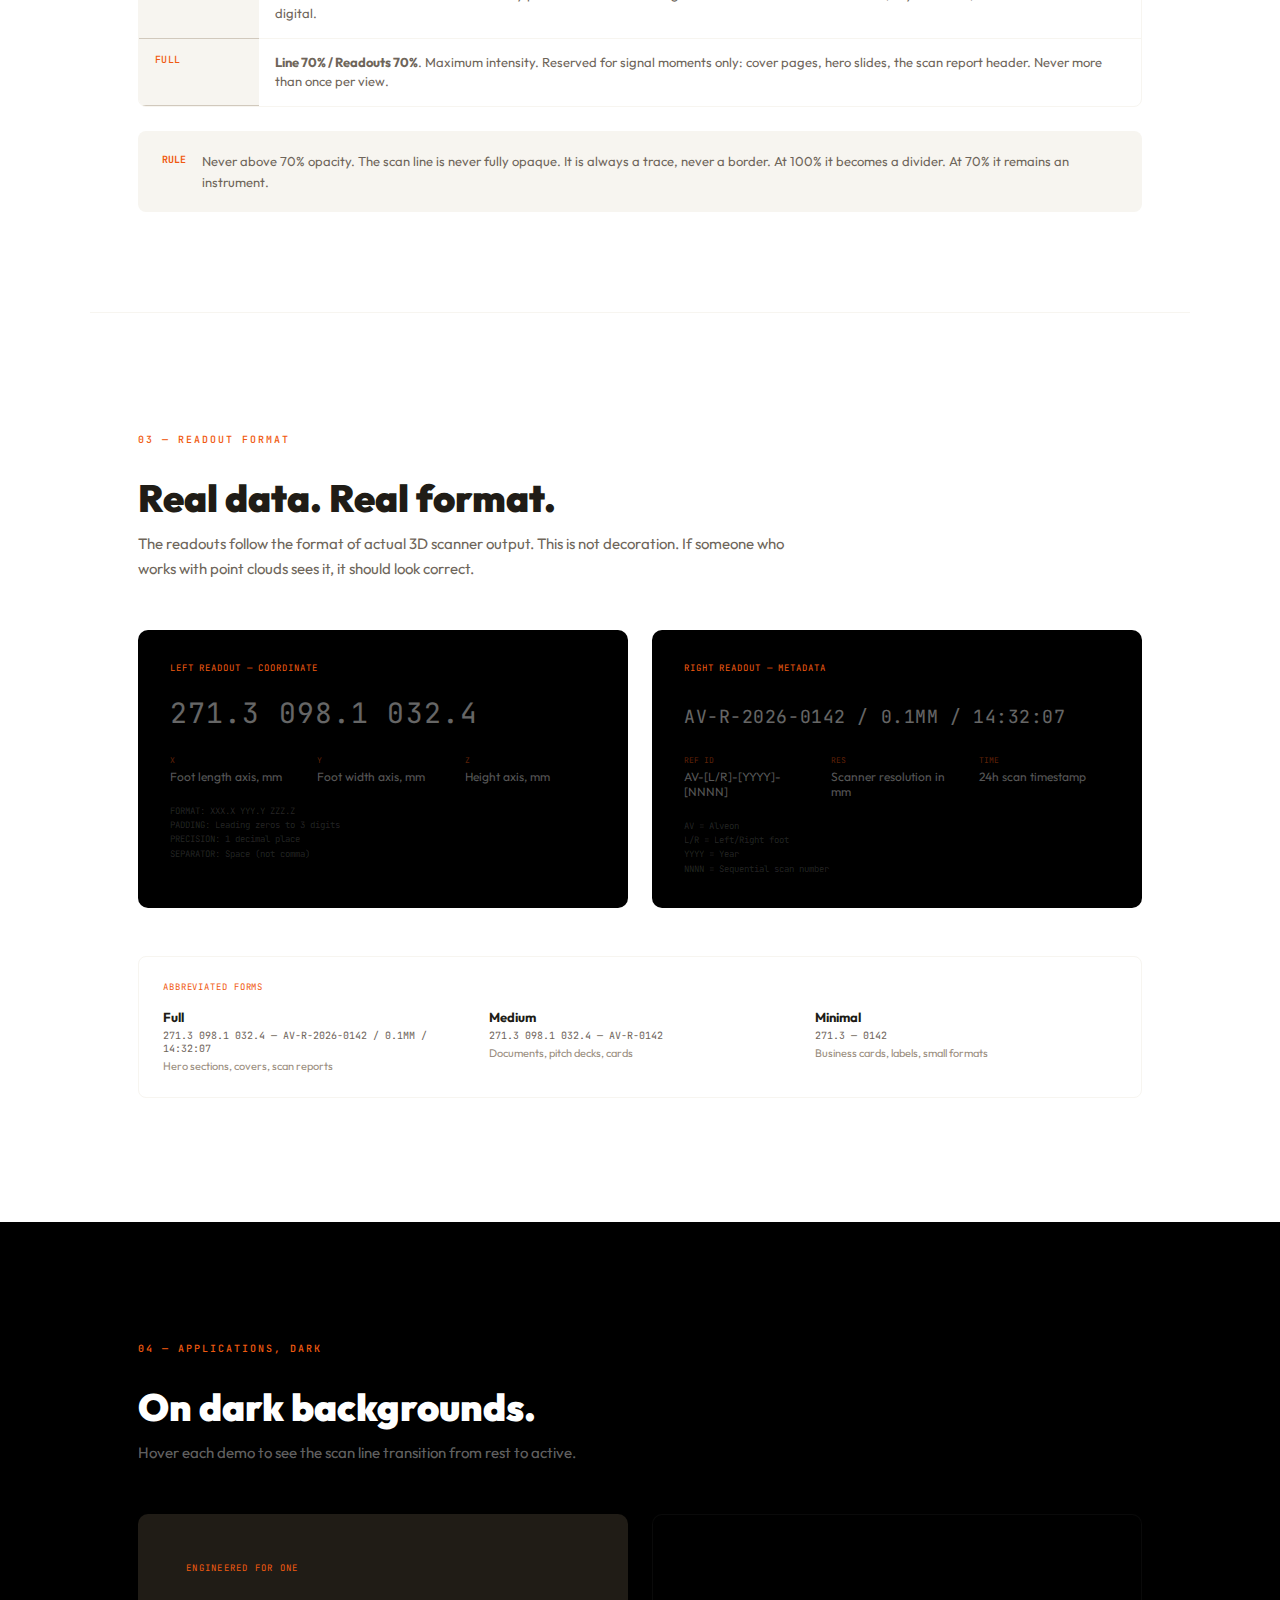
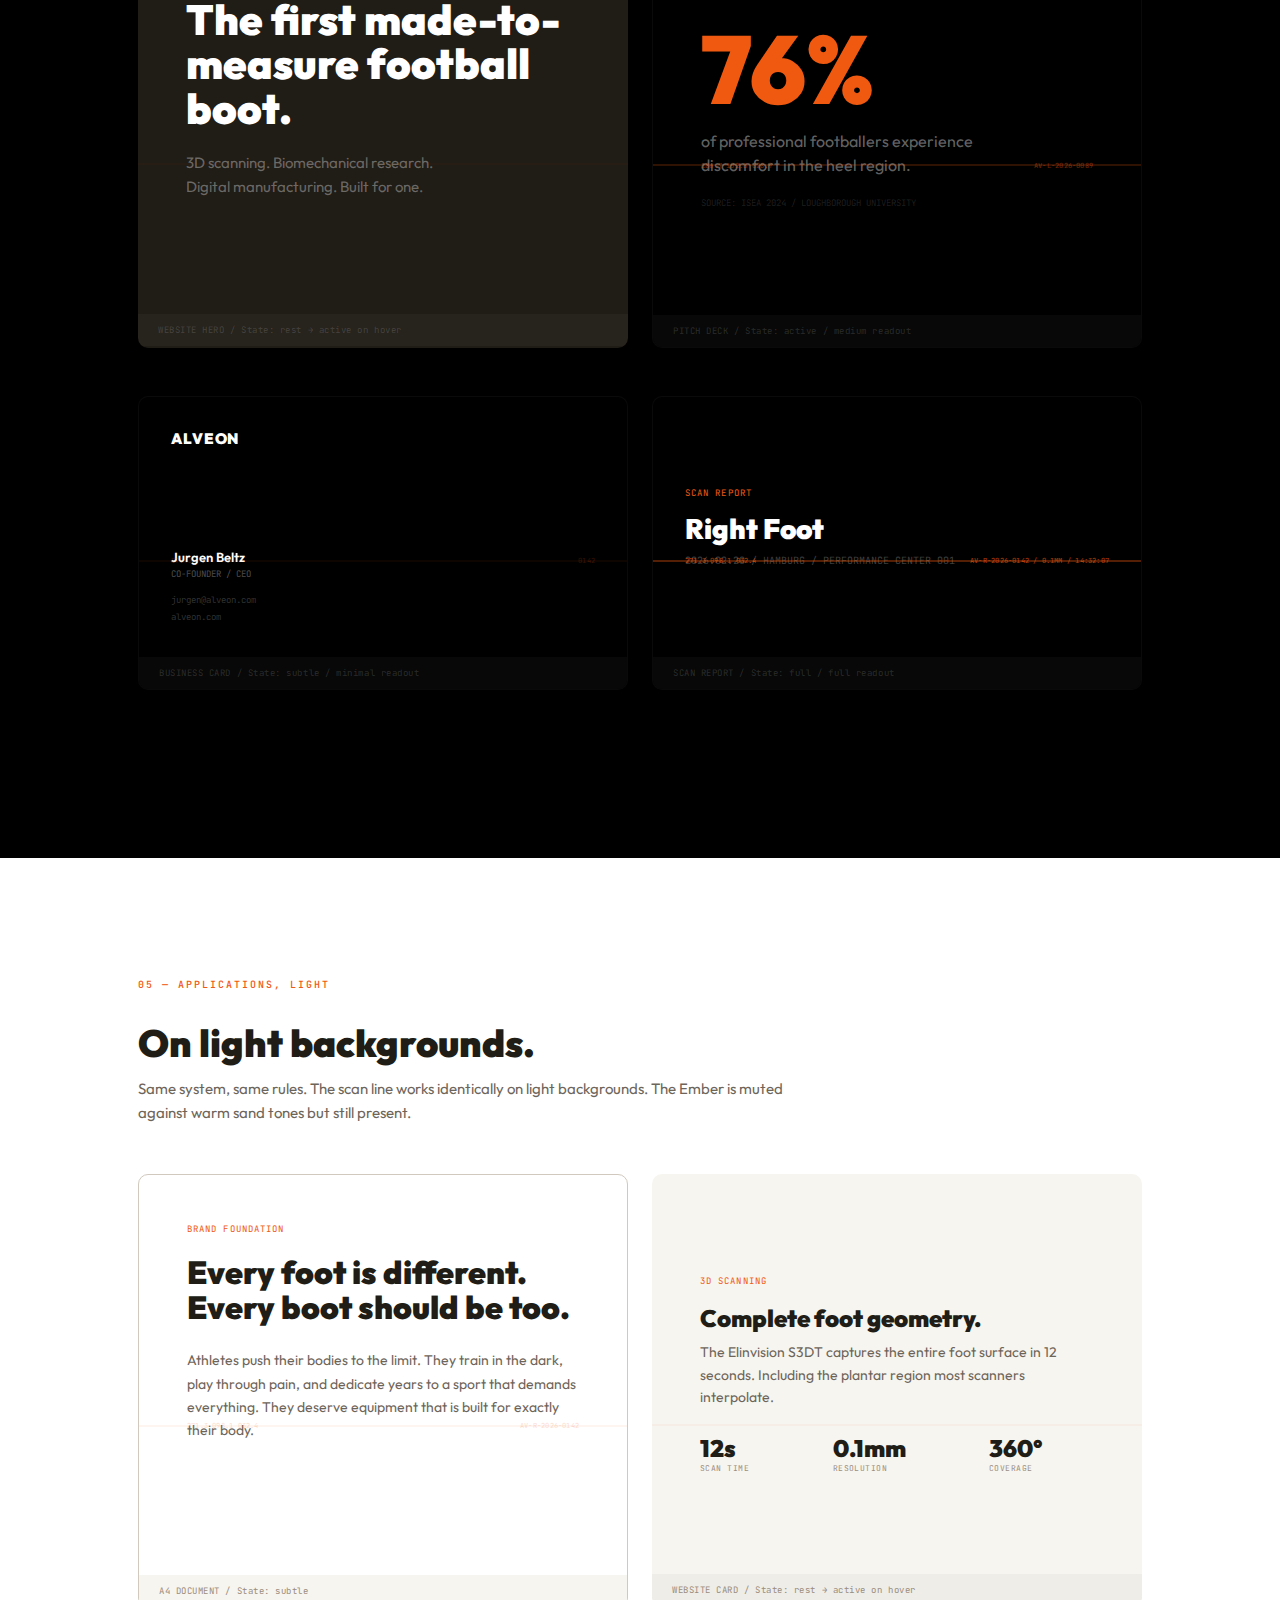
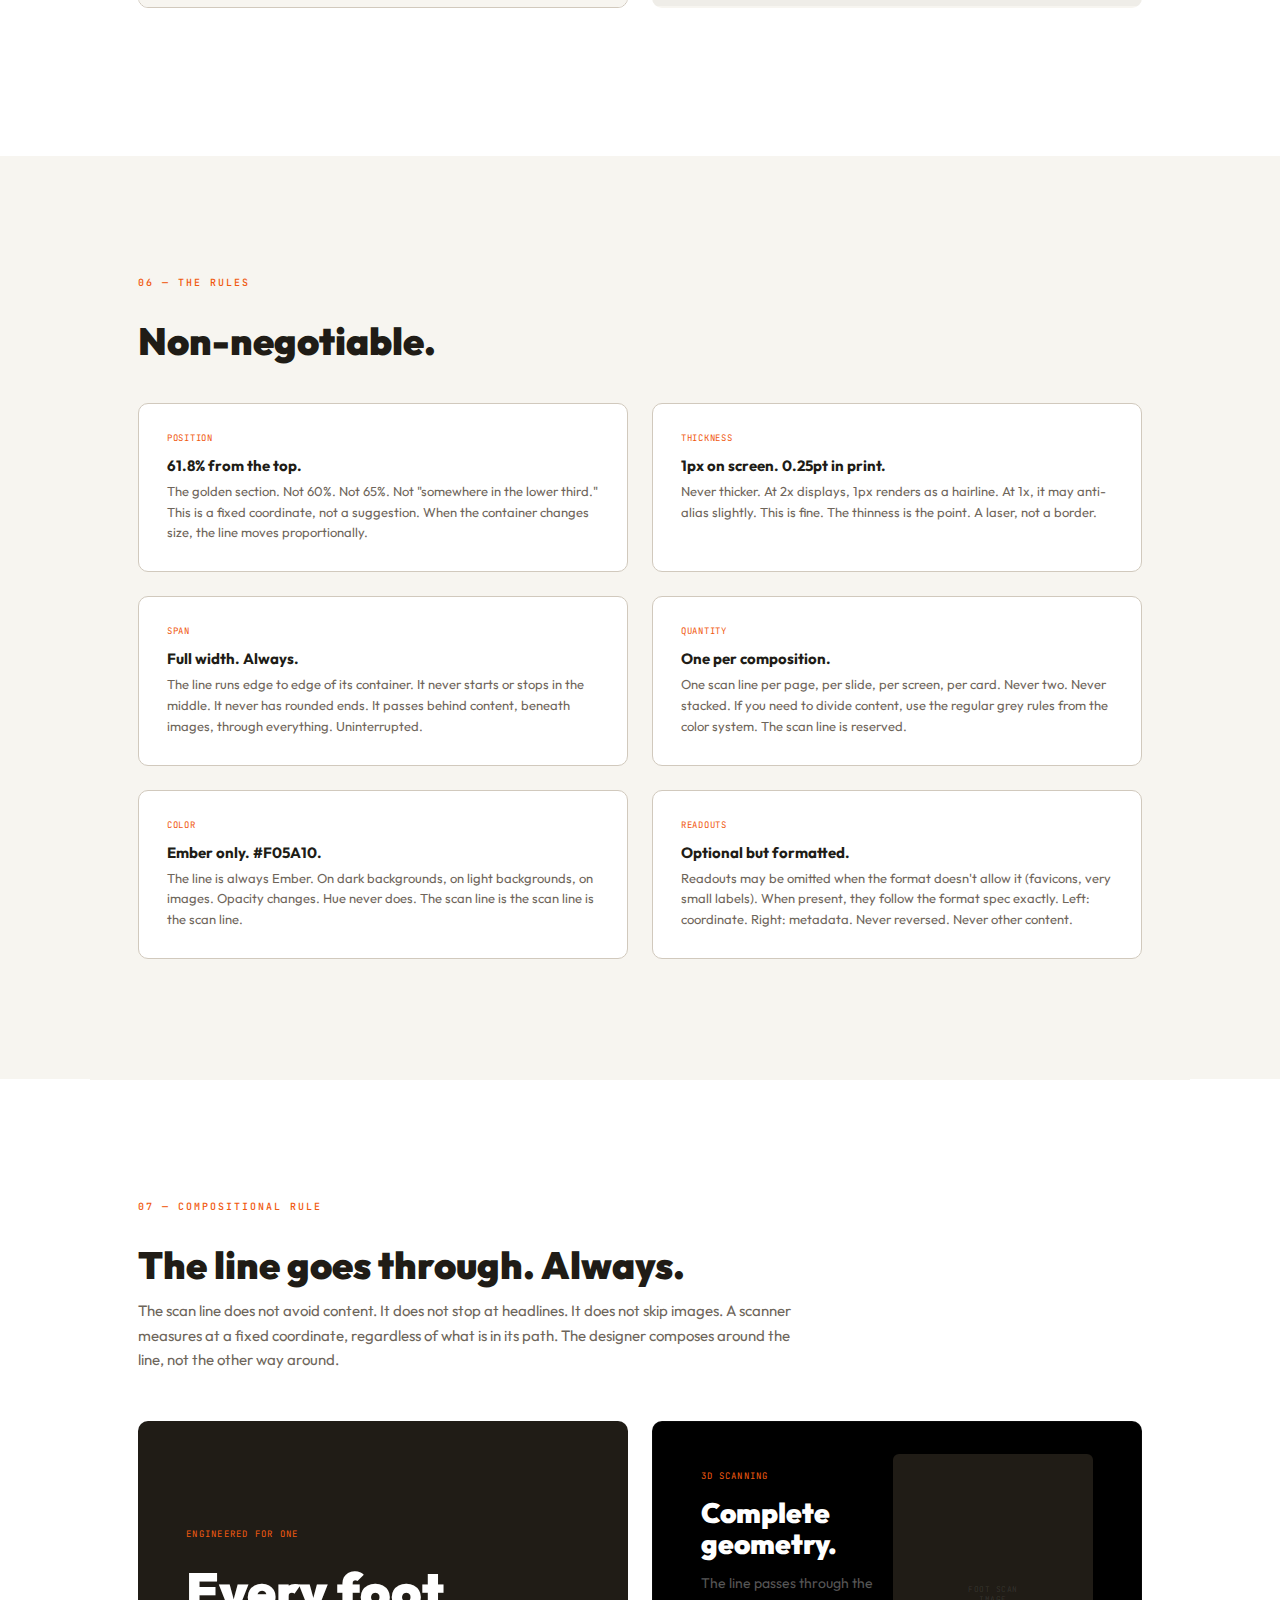
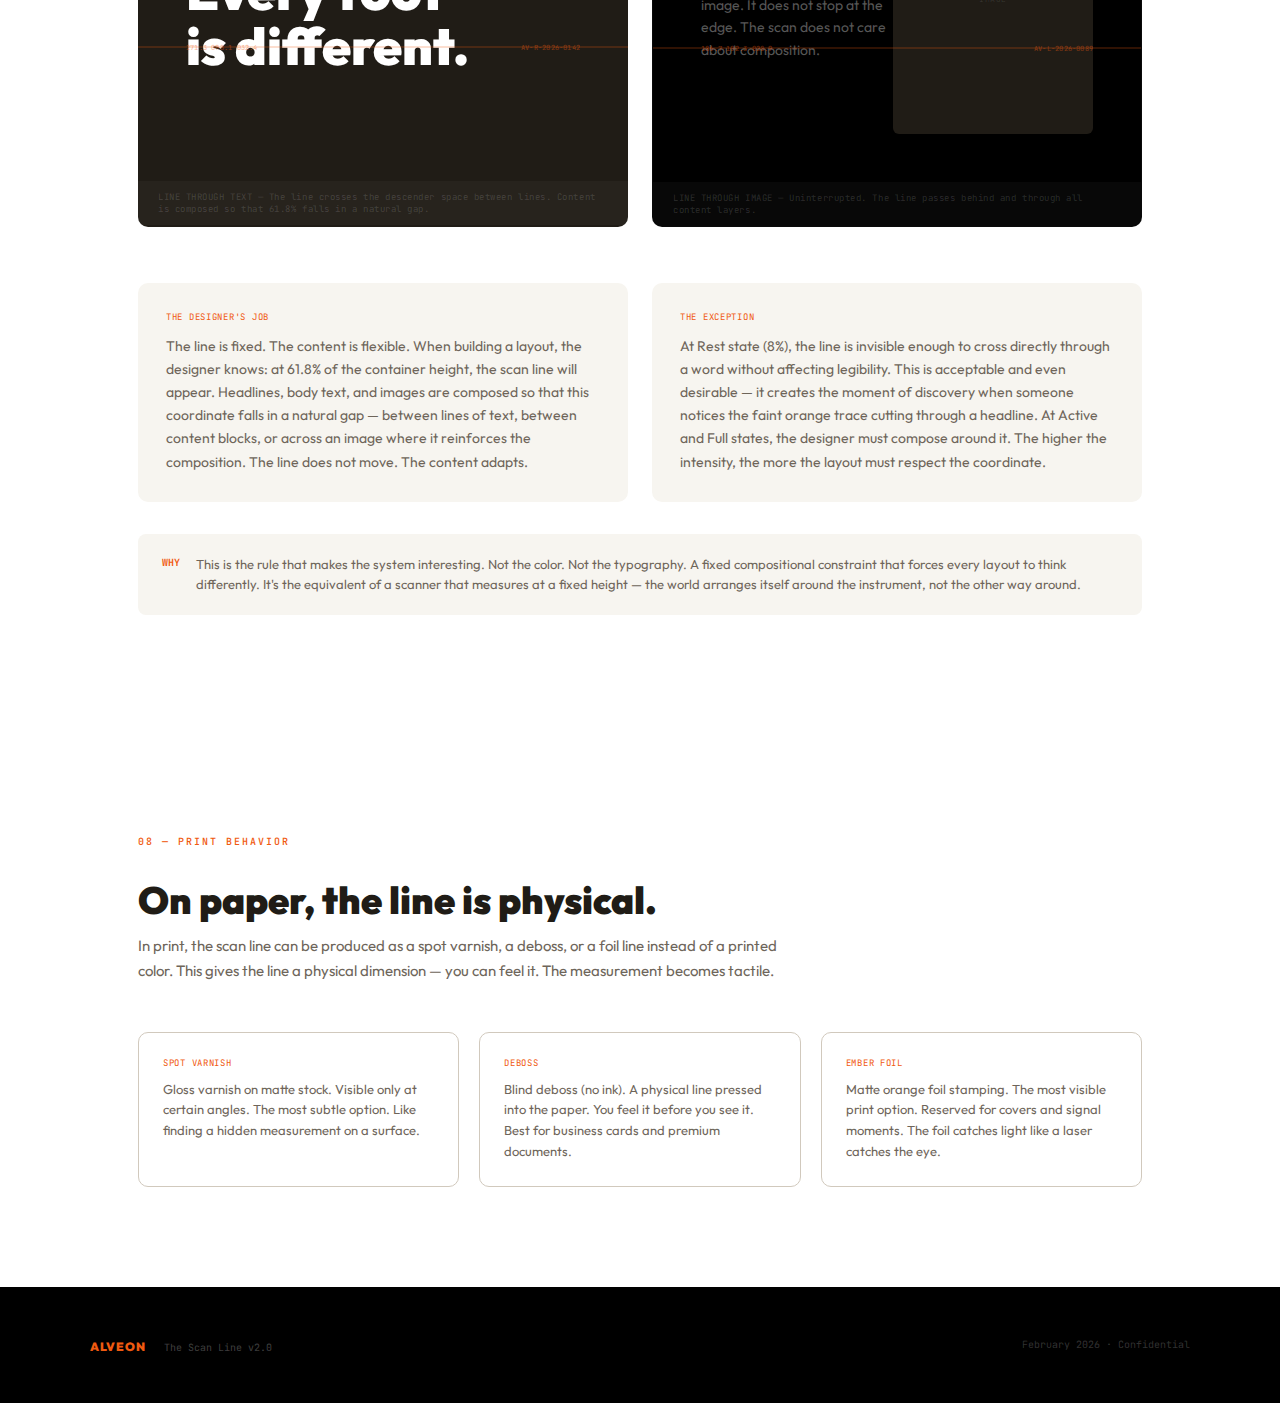
<file: alveon-scanline.html>
<!DOCTYPE html>
<html lang="en">
<head>
<meta charset="UTF-8">
<meta name="viewport" content="width=device-width, initial-scale=1.0">
<title>ALVEON The Scan Line — Refined</title>
<link href="https://fonts.googleapis.com/css2?family=Outfit:wght@300;400;500;600;700;800;900&family=JetBrains+Mono:wght@300;400;500;700&display=swap" rel="stylesheet">
<style>
  * { margin: 0; padding: 0; box-sizing: border-box; }
  :root {
    --dark: #201C16;
    --mid: #6E655A;
    --light: #9A8E80;
    --pale: #D1C9BD;
    --near-white: #F7F5F0;
    --white: #FFFFFF;
    --orange: #F05A10;
    --font-display: 'Outfit', sans-serif;
    --font-mono: 'JetBrains Mono', monospace;
  }
  html { font-size: 16px; scroll-behavior: smooth; }
  body { font-family: var(--font-display); background: var(--white); color: var(--dark); -webkit-font-smoothing: antialiased; }

  nav { position: fixed; top: 0; left: 0; right: 0; z-index: 100; background: rgba(255,255,255,0.92); backdrop-filter: blur(12px); border-bottom: 1px solid var(--near-white); padding: 16px 48px; display: flex; align-items: center; justify-content: space-between; }
  .nav-wordmark { font-weight: 900; font-size: 14px; letter-spacing: 0.06em; }
  .nav-doc { font-family: var(--font-mono); font-weight: 400; font-size: 10px; letter-spacing: 0.12em; text-transform: uppercase; color: var(--orange); }

  section { padding: 120px 48px 100px; max-width: 1100px; margin: 0 auto; }
  section:first-of-type { padding-top: 140px; }
  .full { max-width: 100%; }
  .full .inner { max-width: 1100px; margin: 0 auto; padding: 0 48px; }

  .label { font-family: var(--font-mono); font-size: 10px; font-weight: 500; letter-spacing: 0.2em; text-transform: uppercase; color: var(--orange); margin-bottom: 32px; }
  .title { font-weight: 900; font-size: clamp(26px, 3.5vw, 38px); line-height: 1.1; margin-bottom: 12px; }
  .subtitle { font-weight: 400; font-size: 15px; line-height: 1.65; color: var(--mid); max-width: 660px; margin-bottom: 48px; }

  /* ── THE SCAN LINE COMPONENT ── */

  /*
    The scan line is ONE object with three parts:
    1. The line itself: 1px, Ember, 8% opacity (resting) / 40% (active)
    2. Left readout: coordinate data at the origin point
    3. Right readout: metadata at the end point

    It is always horizontal.
    It always spans the full width of its container.
    Its vertical position is fixed at 61.8% (golden ratio).
  */

  .scanline {
    position: absolute;
    left: 0; right: 0;
    display: flex;
    align-items: center;
    z-index: 2;
    pointer-events: none;
  }
  .scanline-wire {
    position: absolute;
    left: 0; right: 0; top: 50%;
    height: 1px;
    background: var(--orange);
    transform: translateY(-0.5px);
  }
  .scanline-readout {
    font-family: var(--font-mono);
    font-size: 7px;
    letter-spacing: 0.03em;
    line-height: 1;
    white-space: nowrap;
    position: relative;
    z-index: 1;
  }
  .scanline-readout-left {
    padding-right: 12px;
  }
  .scanline-readout-right {
    margin-left: auto;
    padding-left: 12px;
    text-align: right;
  }

  /* Resting state: nearly invisible */
  .scanline.rest .scanline-wire { opacity: 0.08; }
  .scanline.rest .scanline-readout { opacity: 0; }

  /* Subtle state: line visible, readouts faint */
  .scanline.subtle .scanline-wire { opacity: 0.12; }
  .scanline.subtle .scanline-readout { opacity: 0.2; }

  /* Active state: line clear, readouts legible */
  .scanline.active .scanline-wire { opacity: 0.4; }
  .scanline.active .scanline-readout { opacity: 0.45; }

  /* Full state: line prominent, readouts clear */
  .scanline.full .scanline-wire { opacity: 0.7; }
  .scanline.full .scanline-readout { opacity: 0.7; }

  /* Transition for hover demos */
  .scanline-hover .scanline-wire,
  .scanline-hover .scanline-readout {
    transition: opacity 0.6s ease;
  }
  .scanline-hover.rest:hover .scanline-wire { opacity: 0.4; }
  .scanline-hover.rest:hover .scanline-readout { opacity: 0.45; }

  /* Light background variant */
  .scanline.on-light .scanline-readout { color: var(--orange); }
  .scanline.on-dark .scanline-readout { color: var(--orange); }

  /* ── DEMO FRAMES ── */
  .demo-frame {
    border-radius: 10px; overflow: hidden;
    position: relative;
    margin-bottom: 24px;
  }
  .demo-meta {
    padding: 10px 20px;
    font-family: var(--font-mono); font-size: 9px; letter-spacing: 0.06em;
  }

  /* ── SPEC TABLE ── */
  .spec-grid {
    display: grid; grid-template-columns: 120px 1fr; gap: 0;
    border: 1px solid var(--near-white); border-radius: 8px;
    overflow: hidden; margin-bottom: 24px;
  }
  .spec-key {
    padding: 14px 16px;
    font-family: var(--font-mono); font-size: 10px; font-weight: 500;
    color: var(--orange); letter-spacing: 0.04em;
    background: var(--near-white);
    border-bottom: 1px solid var(--pale);
  }
  .spec-val {
    padding: 14px 16px;
    font-size: 13px; color: var(--mid);
    border-bottom: 1px solid var(--near-white);
    line-height: 1.5;
  }
  .spec-key:last-of-type, .spec-val:last-of-type { border-bottom: none; }

  /* ── STATE COMPARISON ── */
  .state-grid {
    display: grid; grid-template-columns: repeat(4, 1fr); gap: 16px;
    margin-bottom: 48px;
  }
  .state-card {
    border-radius: 10px; overflow: hidden;
    position: relative; min-height: 200px;
  }
  .state-label {
    position: absolute; top: 12px; left: 14px;
    font-family: var(--font-mono); font-size: 8px; letter-spacing: 0.1em;
    text-transform: uppercase;
  }
  .state-opacity {
    position: absolute; top: 12px; right: 14px;
    font-family: var(--font-mono); font-size: 8px;
  }

  /* ── APPLICATION GRID ── */
  .app-grid {
    display: grid; grid-template-columns: 1fr 1fr; gap: 24px;
    margin-bottom: 24px;
  }

  @media (max-width: 768px) {
    nav { padding: 12px 24px; }
    section { padding: 80px 24px 60px; }
    .full .inner { padding: 0 24px; }
    .state-grid { grid-template-columns: 1fr 1fr; }
    .app-grid { grid-template-columns: 1fr; }
  }
</style>
</head>
<body>

<nav>
  <span class="nav-wordmark">ALVEON</span>
  <span class="nav-doc">THE SCAN LINE — REFINED</span>
</nav>

<!-- ═══════════════════════════════════════════════ -->
<!-- 01: ONE GESTURE                                 -->
<!-- ═══════════════════════════════════════════════ -->
<section>
  <div class="label">01 — One Gesture</div>
  <h1 class="title">A 1px line and its readouts.</h1>
  <p class="subtitle">One object. Three parts. A hairline in Ember that spans the full width of its container, with measurement readouts at each endpoint. This is not a divider. This is an instrument reading. It appears at 61.8% height — the golden section — on every composition.</p>

  <div style="display: grid; grid-template-columns: 1fr 1fr 1fr; gap: 16px; margin-bottom: 48px;">
    <div style="padding: 20px; border-radius: 8px; background: var(--near-white);">
      <div style="font-family: var(--font-mono); font-size: 9px; color: var(--orange); letter-spacing: 0.08em; margin-bottom: 8px;">THE LINE</div>
      <div style="font-size: 13px; line-height: 1.55; color: var(--mid);">1px height. Full container width. Ember #F05A10. Opacity varies by state (8% to 70%). Never thicker than 1px on screen, 0.25pt in print.</div>
    </div>
    <div style="padding: 20px; border-radius: 8px; background: var(--near-white);">
      <div style="font-family: var(--font-mono); font-size: 9px; color: var(--orange); letter-spacing: 0.08em; margin-bottom: 8px;">LEFT READOUT</div>
      <div style="font-size: 13px; line-height: 1.55; color: var(--mid);">Point-cloud format: three floating point values (X Y Z) in JetBrains Mono at 7px. The origin coordinate. Where the measurement begins.</div>
    </div>
    <div style="padding: 20px; border-radius: 8px; background: var(--near-white);">
      <div style="font-family: var(--font-mono); font-size: 9px; color: var(--orange); letter-spacing: 0.08em; margin-bottom: 8px;">RIGHT READOUT</div>
      <div style="font-size: 13px; line-height: 1.55; color: var(--mid);">Scan metadata: reference ID, resolution, timestamp. JetBrains Mono at 7px. The instrument telling you what it measured.</div>
    </div>
  </div>

  <!-- The anatomy -->
  <div style="background: #000; border-radius: 10px; padding: 80px 48px; position: relative; margin-bottom: 16px;">
    <!-- Annotation lines -->
    <div style="position: absolute; top: 24px; left: 48px; font-family: var(--font-mono); font-size: 8px; color: rgba(255,255,255,0.15); letter-spacing: 0.06em;">ANATOMY OF THE SCAN LINE</div>

    <!-- Scan line at 61.8% -->
    <div class="scanline full on-dark" style="top: 61.8%;">
      <div class="scanline-readout scanline-readout-left" style="margin-left: 48px;">
        271.3 098.1 032.4
      </div>
      <div class="scanline-wire"></div>
      <div class="scanline-readout scanline-readout-right" style="margin-right: 48px;">
        AV-R-2026-0142 / 0.1MM / 14:32:07
      </div>
    </div>

    <!-- Annotation arrows -->
    <div style="position: absolute; top: 50%; left: 48px; transform: translateY(-100%);">
      <div style="font-family: var(--font-mono); font-size: 7px; color: rgba(240,90,16,0.35); margin-bottom: 4px;">← LEFT READOUT</div>
      <div style="font-family: var(--font-mono); font-size: 7px; color: rgba(255,255,255,0.12);">XYZ COORDINATE</div>
      <div style="font-family: var(--font-mono); font-size: 7px; color: rgba(255,255,255,0.12);">POINT-CLOUD FORMAT</div>
    </div>
    <div style="position: absolute; top: 50%; right: 48px; transform: translateY(-100%); text-align: right;">
      <div style="font-family: var(--font-mono); font-size: 7px; color: rgba(240,90,16,0.35); margin-bottom: 4px;">RIGHT READOUT →</div>
      <div style="font-family: var(--font-mono); font-size: 7px; color: rgba(255,255,255,0.12);">SCAN REFERENCE</div>
      <div style="font-family: var(--font-mono); font-size: 7px; color: rgba(255,255,255,0.12);">RESOLUTION / TIMESTAMP</div>
    </div>

    <!-- Golden ratio annotation -->
    <div style="position: absolute; right: 48px; bottom: 20px; text-align: right;">
      <div style="font-family: var(--font-mono); font-size: 7px; color: rgba(240,90,16,0.25);">POSITION: 61.8%</div>
      <div style="font-family: var(--font-mono); font-size: 7px; color: rgba(255,255,255,0.1);">GOLDEN SECTION</div>
    </div>
  </div>
  <div style="font-size: 12px; color: var(--light); margin-bottom: 48px;">Hover the demos below to see the line respond.</div>
</section>

<!-- ═══════════════════════════════════════════════ -->
<!-- 02: FOUR STATES                                 -->
<!-- ═══════════════════════════════════════════════ -->
<section style="border-top: 1px solid var(--near-white);">
  <div class="label">02 — Four States</div>
  <h1 class="title">Opacity is the volume knob.</h1>
  <p class="subtitle">The scan line has exactly four states. Each state has fixed opacity values for both line and readouts. No ranges. No "approximately." The system is the system.</p>

  <div class="state-grid">
    <!-- REST -->
    <div class="state-card" style="background: #000;">
      <div class="state-label" style="color: rgba(255,255,255,0.2);">REST</div>
      <div class="state-opacity" style="color: rgba(240,90,16,0.2);">8%</div>
      <div class="scanline rest on-dark" style="top: 61.8%;">
        <div class="scanline-readout scanline-readout-left" style="margin-left: 14px;">271.3 098.1 032.4</div>
        <div class="scanline-wire"></div>
        <div class="scanline-readout scanline-readout-right" style="margin-right: 14px;">AV-R-0142</div>
      </div>
    </div>

    <!-- SUBTLE -->
    <div class="state-card" style="background: #000;">
      <div class="state-label" style="color: rgba(255,255,255,0.25);">SUBTLE</div>
      <div class="state-opacity" style="color: rgba(240,90,16,0.3);">12%</div>
      <div class="scanline subtle on-dark" style="top: 61.8%;">
        <div class="scanline-readout scanline-readout-left" style="margin-left: 14px;">271.3 098.1 032.4</div>
        <div class="scanline-wire"></div>
        <div class="scanline-readout scanline-readout-right" style="margin-right: 14px;">AV-R-0142</div>
      </div>
    </div>

    <!-- ACTIVE -->
    <div class="state-card" style="background: #000;">
      <div class="state-label" style="color: rgba(255,255,255,0.35);">ACTIVE</div>
      <div class="state-opacity" style="color: rgba(240,90,16,0.5);">40%</div>
      <div class="scanline active on-dark" style="top: 61.8%;">
        <div class="scanline-readout scanline-readout-left" style="margin-left: 14px;">271.3 098.1 032.4</div>
        <div class="scanline-wire"></div>
        <div class="scanline-readout scanline-readout-right" style="margin-right: 14px;">AV-R-0142</div>
      </div>
    </div>

    <!-- FULL -->
    <div class="state-card" style="background: #000;">
      <div class="state-label" style="color: rgba(255,255,255,0.5);">FULL</div>
      <div class="state-opacity" style="color: var(--orange);">70%</div>
      <div class="scanline full on-dark" style="top: 61.8%;">
        <div class="scanline-readout scanline-readout-left" style="margin-left: 14px;">271.3 098.1 032.4</div>
        <div class="scanline-wire"></div>
        <div class="scanline-readout scanline-readout-right" style="margin-right: 14px;">AV-R-0142</div>
      </div>
    </div>
  </div>

  <!-- Spec table -->
  <div class="spec-grid">
    <div class="spec-key">REST</div>
    <div class="spec-val"><strong>Line 8%</strong> / Readouts hidden. Default state. The line is barely perceptible. A shadow of measurement. Used on backgrounds, ambient environments, resting UI.</div>
    <div class="spec-key">SUBTLE</div>
    <div class="spec-val"><strong>Line 12% / Readouts 20%</strong>. The line is visible if you look for it. Readouts appear as ghost text. Documents, secondary layouts, print materials with limited color.</div>
    <div class="spec-key">ACTIVE</div>
    <div class="spec-val"><strong>Line 40% / Readouts 45%</strong>. The line is clearly present. Readouts are legible at close distance. Hero sections, key moments, hover/focus states on digital.</div>
    <div class="spec-key">FULL</div>
    <div class="spec-val"><strong>Line 70% / Readouts 70%</strong>. Maximum intensity. Reserved for signal moments only: cover pages, hero slides, the scan report header. Never more than once per view.</div>
  </div>

  <div style="background: var(--near-white); border-radius: 8px; padding: 20px 24px; display: flex; align-items: flex-start; gap: 16px;">
    <div style="font-family: var(--font-mono); font-size: 10px; font-weight: 700; color: var(--orange); flex-shrink: 0; margin-top: 2px;">RULE</div>
    <div style="font-size: 13px; line-height: 1.6; color: var(--mid);">Never above 70% opacity. The scan line is never fully opaque. It is always a trace, never a border. At 100% it becomes a divider. At 70% it remains an instrument.</div>
  </div>
</section>

<!-- ═══════════════════════════════════════════════ -->
<!-- 03: THE READOUT FORMAT                          -->
<!-- ═══════════════════════════════════════════════ -->
<section style="border-top: 1px solid var(--near-white);">
  <div class="label">03 — Readout Format</div>
  <h1 class="title">Real data. Real format.</h1>
  <p class="subtitle">The readouts follow the format of actual 3D scanner output. This is not decoration. If someone who works with point clouds sees it, it should look correct.</p>

  <div style="display: grid; grid-template-columns: 1fr 1fr; gap: 24px; margin-bottom: 48px;">
    <!-- Left readout -->
    <div style="background: #000; border-radius: 10px; padding: 32px;">
      <div style="font-family: var(--font-mono); font-size: 9px; color: var(--orange); letter-spacing: 0.1em; margin-bottom: 20px;">LEFT READOUT — COORDINATE</div>
      <div style="font-family: var(--font-mono); font-size: 28px; color: #fff; letter-spacing: 0.04em; margin-bottom: 24px;">
        <span style="opacity: 0.4;">271.3</span> <span style="opacity: 0.4;">098.1</span> <span style="opacity: 0.4;">032.4</span>
      </div>
      <div style="display: grid; grid-template-columns: 1fr 1fr 1fr; gap: 16px;">
        <div>
          <div style="font-family: var(--font-mono); font-size: 8px; color: rgba(240,90,16,0.4); margin-bottom: 4px;">X</div>
          <div style="font-size: 12px; color: rgba(255,255,255,0.35);">Foot length axis, mm</div>
        </div>
        <div>
          <div style="font-family: var(--font-mono); font-size: 8px; color: rgba(240,90,16,0.4); margin-bottom: 4px;">Y</div>
          <div style="font-size: 12px; color: rgba(255,255,255,0.35);">Foot width axis, mm</div>
        </div>
        <div>
          <div style="font-family: var(--font-mono); font-size: 8px; color: rgba(240,90,16,0.4); margin-bottom: 4px;">Z</div>
          <div style="font-size: 12px; color: rgba(255,255,255,0.35);">Height axis, mm</div>
        </div>
      </div>
      <div style="margin-top: 20px; font-family: var(--font-mono); font-size: 9px; color: rgba(255,255,255,0.15); line-height: 1.6;">
        FORMAT: XXX.X YYY.Y ZZZ.Z<br>
        PADDING: Leading zeros to 3 digits<br>
        PRECISION: 1 decimal place<br>
        SEPARATOR: Space (not comma)
      </div>
    </div>

    <!-- Right readout -->
    <div style="background: #000; border-radius: 10px; padding: 32px;">
      <div style="font-family: var(--font-mono); font-size: 9px; color: var(--orange); letter-spacing: 0.1em; margin-bottom: 20px;">RIGHT READOUT — METADATA</div>
      <div style="font-family: var(--font-mono); font-size: 28px; color: #fff; letter-spacing: 0.02em; margin-bottom: 24px;">
        <span style="opacity: 0.4; font-size: 18px;">AV-R-2026-0142 / 0.1MM / 14:32:07</span>
      </div>
      <div style="display: grid; grid-template-columns: 1fr 1fr 1fr; gap: 16px;">
        <div>
          <div style="font-family: var(--font-mono); font-size: 8px; color: rgba(240,90,16,0.4); margin-bottom: 4px;">REF ID</div>
          <div style="font-size: 12px; color: rgba(255,255,255,0.35);">AV-[L/R]-[YYYY]-[NNNN]</div>
        </div>
        <div>
          <div style="font-family: var(--font-mono); font-size: 8px; color: rgba(240,90,16,0.4); margin-bottom: 4px;">RES</div>
          <div style="font-size: 12px; color: rgba(255,255,255,0.35);">Scanner resolution in mm</div>
        </div>
        <div>
          <div style="font-family: var(--font-mono); font-size: 8px; color: rgba(240,90,16,0.4); margin-bottom: 4px;">TIME</div>
          <div style="font-size: 12px; color: rgba(255,255,255,0.35);">24h scan timestamp</div>
        </div>
      </div>
      <div style="margin-top: 20px; font-family: var(--font-mono); font-size: 9px; color: rgba(255,255,255,0.15); line-height: 1.6;">
        AV = Alveon<br>
        L/R = Left/Right foot<br>
        YYYY = Year<br>
        NNNN = Sequential scan number
      </div>
    </div>
  </div>

  <!-- Abbreviated forms -->
  <div style="padding: 24px; border-radius: 8px; border: 1px solid var(--near-white); margin-bottom: 24px;">
    <div style="font-family: var(--font-mono); font-size: 9px; color: var(--orange); letter-spacing: 0.1em; margin-bottom: 16px;">ABBREVIATED FORMS</div>
    <div style="display: grid; grid-template-columns: 1fr 1fr 1fr; gap: 24px;">
      <div>
        <div style="font-weight: 700; font-size: 13px; margin-bottom: 4px;">Full</div>
        <div style="font-family: var(--font-mono); font-size: 10px; color: var(--mid);">271.3 098.1 032.4 — AV-R-2026-0142 / 0.1MM / 14:32:07</div>
        <div style="font-size: 11px; color: var(--light); margin-top: 4px;">Hero sections, covers, scan reports</div>
      </div>
      <div>
        <div style="font-weight: 700; font-size: 13px; margin-bottom: 4px;">Medium</div>
        <div style="font-family: var(--font-mono); font-size: 10px; color: var(--mid);">271.3 098.1 032.4 — AV-R-0142</div>
        <div style="font-size: 11px; color: var(--light); margin-top: 4px;">Documents, pitch decks, cards</div>
      </div>
      <div>
        <div style="font-weight: 700; font-size: 13px; margin-bottom: 4px;">Minimal</div>
        <div style="font-family: var(--font-mono); font-size: 10px; color: var(--mid);">271.3 — 0142</div>
        <div style="font-size: 11px; color: var(--light); margin-top: 4px;">Business cards, labels, small formats</div>
      </div>
    </div>
  </div>
</section>

<!-- ═══════════════════════════════════════════════ -->
<!-- 04: ON DARK — APPLICATIONS                      -->
<!-- ═══════════════════════════════════════════════ -->
<section class="full" style="background: #000; padding: 120px 0;">
  <div class="inner">
    <div class="label" style="color: var(--orange);">04 — Applications, Dark</div>
    <h1 class="title" style="color: #fff;">On dark backgrounds.</h1>
    <p class="subtitle" style="color: rgba(255,255,255,0.4);">Hover each demo to see the scan line transition from rest to active.</p>

    <div class="app-grid">
      <!-- WEBSITE HERO -->
      <div class="demo-frame" style="background: var(--dark); min-height: 400px;">
        <div style="padding: 48px; position: relative; min-height: 400px;">
          <!-- Scan line -->
          <div class="scanline scanline-hover rest on-dark" style="top: 61.8%;">
            <div class="scanline-readout scanline-readout-left" style="margin-left: 48px;">271.3 098.1 032.4</div>
            <div class="scanline-wire"></div>
            <div class="scanline-readout scanline-readout-right" style="margin-right: 48px;">AV-R-2026-0142 / 0.1MM / 14:32:07</div>
          </div>
          <!-- Content -->
          <div style="position: relative; z-index: 1;">
            <div style="font-family: var(--font-mono); font-size: 9px; color: var(--orange); letter-spacing: 0.14em; margin-bottom: 24px;">ENGINEERED FOR ONE</div>
            <div style="font-weight: 900; font-size: 42px; color: #fff; line-height: 1.06; margin-bottom: 20px;">The first made-to-<br>measure football boot.</div>
            <div style="font-size: 15px; color: rgba(255,255,255,0.35); max-width: 400px; line-height: 1.6;">3D scanning. Biomechanical research.<br>Digital manufacturing. Built for one.</div>
          </div>
        </div>
        <div class="demo-meta" style="background: rgba(255,255,255,0.03); color: rgba(255,255,255,0.15);">WEBSITE HERO / State: rest → active on hover</div>
      </div>

      <!-- PITCH DECK STAT -->
      <div class="demo-frame" style="background: #000; min-height: 400px; border: 1px solid rgba(255,255,255,0.04);">
        <div style="padding: 48px; position: relative; min-height: 400px; display: flex; align-items: center;">
          <!-- Scan line -->
          <div class="scanline active on-dark" style="top: 61.8%;">
            <div class="scanline-readout scanline-readout-left" style="margin-left: 48px;">186.7 102.3 028.9</div>
            <div class="scanline-wire"></div>
            <div class="scanline-readout scanline-readout-right" style="margin-right: 48px;">AV-L-2026-0089</div>
          </div>
          <div style="position: relative; z-index: 1;">
            <div style="font-weight: 900; font-size: 96px; color: var(--orange); line-height: 1; margin-bottom: 12px;">76%</div>
            <div style="font-size: 16px; color: rgba(255,255,255,0.4); line-height: 1.5;">of professional footballers experience<br>discomfort in the heel region.</div>
            <div style="font-family: var(--font-mono); font-size: 9px; color: rgba(255,255,255,0.12); margin-top: 20px;">SOURCE: ISEA 2024 / LOUGHBOROUGH UNIVERSITY</div>
          </div>
        </div>
        <div class="demo-meta" style="background: rgba(255,255,255,0.03); color: rgba(255,255,255,0.15);">PITCH DECK / State: active / medium readout</div>
      </div>

      <!-- BUSINESS CARD FRONT -->
      <div class="demo-frame" style="background: #000; min-height: 260px; border: 1px solid rgba(255,255,255,0.04);">
        <div style="padding: 32px; position: relative; min-height: 260px; display: flex; flex-direction: column; justify-content: space-between;">
          <!-- Scan line -->
          <div class="scanline subtle on-dark" style="top: 61.8%;">
            <div class="scanline-readout scanline-readout-left" style="margin-left: 32px;">271.3</div>
            <div class="scanline-wire"></div>
            <div class="scanline-readout scanline-readout-right" style="margin-right: 32px;">0142</div>
          </div>
          <div style="position: relative; z-index: 1;">
            <div style="font-weight: 900; font-size: 15px; letter-spacing: 0.06em; color: #fff;">ALVEON</div>
          </div>
          <div style="position: relative; z-index: 1;">
            <div style="font-weight: 600; font-size: 13px; color: #fff;">Jurgen Beltz</div>
            <div style="font-family: var(--font-mono); font-size: 9px; color: rgba(255,255,255,0.3); margin-top: 3px;">CO-FOUNDER / CEO</div>
            <div style="font-family: var(--font-mono); font-size: 9px; color: rgba(255,255,255,0.2); margin-top: 12px; line-height: 1.8;">jurgen@alveon.com<br>alveon.com</div>
          </div>
        </div>
        <div class="demo-meta" style="background: rgba(255,255,255,0.03); color: rgba(255,255,255,0.15);">BUSINESS CARD / State: subtle / minimal readout</div>
      </div>

      <!-- SCAN REPORT HEADER -->
      <div class="demo-frame" style="background: #000; min-height: 260px; border: 1px solid rgba(255,255,255,0.04);">
        <div style="padding: 32px; position: relative; min-height: 260px; display: flex; flex-direction: column; justify-content: center;">
          <!-- Scan line at full -->
          <div class="scanline full on-dark" style="top: 61.8%;">
            <div class="scanline-readout scanline-readout-left" style="margin-left: 32px;">271.3 098.1 032.4</div>
            <div class="scanline-wire"></div>
            <div class="scanline-readout scanline-readout-right" style="margin-right: 32px;">AV-R-2026-0142 / 0.1MM / 14:32:07</div>
          </div>
          <div style="position: relative; z-index: 1;">
            <div style="font-family: var(--font-mono); font-size: 9px; color: var(--orange); letter-spacing: 0.12em; margin-bottom: 12px;">SCAN REPORT</div>
            <div style="font-weight: 900; font-size: 28px; color: #fff; margin-bottom: 6px;">Right Foot</div>
            <div style="font-family: var(--font-mono); font-size: 10px; color: rgba(255,255,255,0.25); margin-top: 8px;">2026.02.20 / HAMBURG / PERFORMANCE CENTER 001</div>
          </div>
        </div>
        <div class="demo-meta" style="background: rgba(255,255,255,0.03); color: rgba(255,255,255,0.15);">SCAN REPORT / State: full / full readout</div>
      </div>
    </div>
  </div>
</section>

<!-- ═══════════════════════════════════════════════ -->
<!-- 05: ON LIGHT — APPLICATIONS                     -->
<!-- ═══════════════════════════════════════════════ -->
<section>
  <div class="label">05 — Applications, Light</div>
  <h1 class="title">On light backgrounds.</h1>
  <p class="subtitle">Same system, same rules. The scan line works identically on light backgrounds. The Ember is muted against warm sand tones but still present.</p>

  <div class="app-grid">
    <!-- Document page -->
    <div class="demo-frame" style="background: var(--white); border: 1px solid var(--pale); min-height: 400px;">
      <div style="padding: 48px; position: relative; min-height: 400px;">
        <div class="scanline subtle on-light" style="top: 61.8%;">
          <div class="scanline-readout scanline-readout-left" style="margin-left: 48px;">271.3 098.1 032.4</div>
          <div class="scanline-wire"></div>
          <div class="scanline-readout scanline-readout-right" style="margin-right: 48px;">AV-R-2026-0142</div>
        </div>
        <div style="position: relative; z-index: 1;">
          <div style="font-family: var(--font-mono); font-size: 9px; color: var(--orange); letter-spacing: 0.12em; margin-bottom: 20px;">BRAND FOUNDATION</div>
          <div style="font-weight: 900; font-size: 32px; color: var(--dark); line-height: 1.1; margin-bottom: 16px;">Every foot is different.<br>Every boot should be too.</div>
          <div style="font-size: 14px; color: var(--mid); line-height: 1.65; max-width: 420px; margin-top: 24px;">Athletes push their bodies to the limit. They train in the dark, play through pain, and dedicate years to a sport that demands everything. They deserve equipment that is built for exactly their body.</div>
        </div>
      </div>
      <div class="demo-meta" style="background: var(--near-white); color: var(--light);">A4 DOCUMENT / State: subtle</div>
    </div>

    <!-- Data card on near-white -->
    <div class="demo-frame" style="background: var(--near-white); min-height: 400px;">
      <div style="padding: 48px; position: relative; min-height: 400px; display: flex; flex-direction: column; justify-content: center;">
        <div class="scanline scanline-hover rest on-light" style="top: 61.8%;">
          <div class="scanline-readout scanline-readout-left" style="margin-left: 48px;">186.7 102.3 028.9</div>
          <div class="scanline-wire"></div>
          <div class="scanline-readout scanline-readout-right" style="margin-right: 48px;">AV-L-2026-0089</div>
        </div>
        <div style="position: relative; z-index: 1;">
          <div style="font-family: var(--font-mono); font-size: 9px; color: var(--orange); letter-spacing: 0.12em; margin-bottom: 16px;">3D SCANNING</div>
          <div style="font-weight: 900; font-size: 24px; color: var(--dark); margin-bottom: 8px;">Complete foot geometry.</div>
          <div style="font-size: 14px; color: var(--mid); line-height: 1.6; max-width: 380px;">The Elinvision S3DT captures the entire foot surface in 12 seconds. Including the plantar region most scanners interpolate.</div>
          <div style="display: grid; grid-template-columns: repeat(3, auto); gap: 32px; margin-top: 24px;">
            <div>
              <div style="font-weight: 900; font-size: 24px; color: var(--dark);">12s</div>
              <div style="font-family: var(--font-mono); font-size: 8px; color: var(--light); letter-spacing: 0.06em;">SCAN TIME</div>
            </div>
            <div>
              <div style="font-weight: 900; font-size: 24px; color: var(--dark);">0.1mm</div>
              <div style="font-family: var(--font-mono); font-size: 8px; color: var(--light); letter-spacing: 0.06em;">RESOLUTION</div>
            </div>
            <div>
              <div style="font-weight: 900; font-size: 24px; color: var(--dark);">360°</div>
              <div style="font-family: var(--font-mono); font-size: 8px; color: var(--light); letter-spacing: 0.06em;">COVERAGE</div>
            </div>
          </div>
        </div>
      </div>
      <div class="demo-meta" style="background: rgba(0,0,0,0.03); color: var(--light);">WEBSITE CARD / State: rest → active on hover</div>
    </div>
  </div>
</section>

<!-- ═══════════════════════════════════════════════ -->
<!-- 06: THE RULES                                   -->
<!-- ═══════════════════════════════════════════════ -->
<section class="full" style="background: var(--near-white); padding: 120px 0;">
  <div class="inner">
    <div class="label">06 — The Rules</div>
    <h1 class="title">Non-negotiable.</h1>

    <div style="display: grid; grid-template-columns: 1fr 1fr; gap: 24px; margin-top: 40px;">
      <div style="background: var(--white); border-radius: 10px; padding: 28px; border: 1px solid var(--pale);">
        <div style="font-family: var(--font-mono); font-size: 9px; color: var(--orange); letter-spacing: 0.08em; margin-bottom: 12px;">POSITION</div>
        <div style="font-weight: 700; font-size: 15px; margin-bottom: 6px;">61.8% from the top.</div>
        <div style="font-size: 13px; line-height: 1.6; color: var(--mid);">The golden section. Not 60%. Not 65%. Not "somewhere in the lower third." This is a fixed coordinate, not a suggestion. When the container changes size, the line moves proportionally.</div>
      </div>
      <div style="background: var(--white); border-radius: 10px; padding: 28px; border: 1px solid var(--pale);">
        <div style="font-family: var(--font-mono); font-size: 9px; color: var(--orange); letter-spacing: 0.08em; margin-bottom: 12px;">THICKNESS</div>
        <div style="font-weight: 700; font-size: 15px; margin-bottom: 6px;">1px on screen. 0.25pt in print.</div>
        <div style="font-size: 13px; line-height: 1.6; color: var(--mid);">Never thicker. At 2x displays, 1px renders as a hairline. At 1x, it may anti-alias slightly. This is fine. The thinness is the point. A laser, not a border.</div>
      </div>
      <div style="background: var(--white); border-radius: 10px; padding: 28px; border: 1px solid var(--pale);">
        <div style="font-family: var(--font-mono); font-size: 9px; color: var(--orange); letter-spacing: 0.08em; margin-bottom: 12px;">SPAN</div>
        <div style="font-weight: 700; font-size: 15px; margin-bottom: 6px;">Full width. Always.</div>
        <div style="font-size: 13px; line-height: 1.6; color: var(--mid);">The line runs edge to edge of its container. It never starts or stops in the middle. It never has rounded ends. It passes behind content, beneath images, through everything. Uninterrupted.</div>
      </div>
      <div style="background: var(--white); border-radius: 10px; padding: 28px; border: 1px solid var(--pale);">
        <div style="font-family: var(--font-mono); font-size: 9px; color: var(--orange); letter-spacing: 0.08em; margin-bottom: 12px;">QUANTITY</div>
        <div style="font-weight: 700; font-size: 15px; margin-bottom: 6px;">One per composition.</div>
        <div style="font-size: 13px; line-height: 1.6; color: var(--mid);">One scan line per page, per slide, per screen, per card. Never two. Never stacked. If you need to divide content, use the regular grey rules from the color system. The scan line is reserved.</div>
      </div>
      <div style="background: var(--white); border-radius: 10px; padding: 28px; border: 1px solid var(--pale);">
        <div style="font-family: var(--font-mono); font-size: 9px; color: var(--orange); letter-spacing: 0.08em; margin-bottom: 12px;">COLOR</div>
        <div style="font-weight: 700; font-size: 15px; margin-bottom: 6px;">Ember only. #F05A10.</div>
        <div style="font-size: 13px; line-height: 1.6; color: var(--mid);">The line is always Ember. On dark backgrounds, on light backgrounds, on images. Opacity changes. Hue never does. The scan line is the scan line is the scan line.</div>
      </div>
      <div style="background: var(--white); border-radius: 10px; padding: 28px; border: 1px solid var(--pale);">
        <div style="font-family: var(--font-mono); font-size: 9px; color: var(--orange); letter-spacing: 0.08em; margin-bottom: 12px;">READOUTS</div>
        <div style="font-weight: 700; font-size: 15px; margin-bottom: 6px;">Optional but formatted.</div>
        <div style="font-size: 13px; line-height: 1.6; color: var(--mid);">Readouts may be omitted when the format doesn't allow it (favicons, very small labels). When present, they follow the format spec exactly. Left: coordinate. Right: metadata. Never reversed. Never other content.</div>
      </div>
    </div>
  </div>
</section>

<!-- ═══════════════════════════════════════════════ -->
<!-- 07: THE LINE GOES THROUGH                       -->
<!-- ═══════════════════════════════════════════════ -->
<section style="border-top: 1px solid var(--near-white);">
  <div class="label">07 — Compositional Rule</div>
  <h1 class="title">The line goes through. Always.</h1>
  <p class="subtitle">The scan line does not avoid content. It does not stop at headlines. It does not skip images. A scanner measures at a fixed coordinate, regardless of what is in its path. The designer composes around the line, not the other way around.</p>

  <div class="app-grid" style="margin-bottom: 32px;">
    <!-- Line through headline -->
    <div class="demo-frame" style="background: var(--dark); min-height: 360px;">
      <div style="padding: 48px; position: relative; min-height: 360px; display: flex; align-items: center;">
        <div class="scanline active on-dark" style="top: 61.8%;">
          <div class="scanline-readout scanline-readout-left" style="margin-left: 48px;">271.3 098.1 032.4</div>
          <div class="scanline-wire"></div>
          <div class="scanline-readout scanline-readout-right" style="margin-right: 48px;">AV-R-2026-0142</div>
        </div>
        <div style="position: relative; z-index: 1;">
          <div style="font-family: var(--font-mono); font-size: 9px; color: var(--orange); letter-spacing: 0.14em; margin-bottom: 24px;">ENGINEERED FOR ONE</div>
          <div style="font-weight: 900; font-size: 52px; color: #fff; line-height: 1.06;">Every foot<br>is different.</div>
        </div>
      </div>
      <div class="demo-meta" style="background: rgba(255,255,255,0.03); color: rgba(255,255,255,0.15);">LINE THROUGH TEXT — The line crosses the descender space between lines. Content is composed so that 61.8% falls in a natural gap.</div>
    </div>

    <!-- Line through image area -->
    <div class="demo-frame" style="background: #000; min-height: 360px; border: 1px solid rgba(255,255,255,0.04);">
      <div style="padding: 48px; position: relative; min-height: 360px;">
        <div class="scanline active on-dark" style="top: 61.8%;">
          <div class="scanline-readout scanline-readout-left" style="margin-left: 48px;">186.7 102.3 028.9</div>
          <div class="scanline-wire"></div>
          <div class="scanline-readout scanline-readout-right" style="margin-right: 48px;">AV-L-2026-0089</div>
        </div>
        <!-- Simulated image placeholder -->
        <div style="position: absolute; top: 32px; right: 48px; width: 200px; height: 280px; background: var(--dark); border-radius: 6px; display: flex; align-items: center; justify-content: center;">
          <div style="font-family: var(--font-mono); font-size: 8px; color: rgba(255,255,255,0.1); text-align: center; letter-spacing: 0.06em;">FOOT SCAN<br>IMAGE</div>
        </div>
        <div style="position: relative; z-index: 1; max-width: 55%;">
          <div style="font-family: var(--font-mono); font-size: 9px; color: var(--orange); letter-spacing: 0.12em; margin-bottom: 16px;">3D SCANNING</div>
          <div style="font-weight: 900; font-size: 28px; color: #fff; line-height: 1.1; margin-bottom: 12px;">Complete geometry.</div>
          <div style="font-size: 14px; color: rgba(255,255,255,0.35); line-height: 1.6;">The line passes through the image. It does not stop at the edge. The scan does not care about composition.</div>
        </div>
      </div>
      <div class="demo-meta" style="background: rgba(255,255,255,0.03); color: rgba(255,255,255,0.15);">LINE THROUGH IMAGE — Uninterrupted. The line passes behind and through all content layers.</div>
    </div>
  </div>

  <div style="display: grid; grid-template-columns: 1fr 1fr; gap: 24px; margin-bottom: 32px;">
    <div style="background: var(--near-white); border-radius: 10px; padding: 28px;">
      <div style="font-family: var(--font-mono); font-size: 9px; color: var(--orange); letter-spacing: 0.08em; margin-bottom: 12px;">THE DESIGNER'S JOB</div>
      <div style="font-size: 14px; line-height: 1.65; color: var(--mid);">The line is fixed. The content is flexible. When building a layout, the designer knows: at 61.8% of the container height, the scan line will appear. Headlines, body text, and images are composed so that this coordinate falls in a natural gap — between lines of text, between content blocks, or across an image where it reinforces the composition. The line does not move. The content adapts.</div>
    </div>
    <div style="background: var(--near-white); border-radius: 10px; padding: 28px;">
      <div style="font-family: var(--font-mono); font-size: 9px; color: var(--orange); letter-spacing: 0.08em; margin-bottom: 12px;">THE EXCEPTION</div>
      <div style="font-size: 14px; line-height: 1.65; color: var(--mid);">At Rest state (8%), the line is invisible enough to cross directly through a word without affecting legibility. This is acceptable and even desirable — it creates the moment of discovery when someone notices the faint orange trace cutting through a headline. At Active and Full states, the designer must compose around it. The higher the intensity, the more the layout must respect the coordinate.</div>
    </div>
  </div>

  <div style="background: var(--near-white); border-radius: 8px; padding: 20px 24px; display: flex; align-items: flex-start; gap: 16px;">
    <div style="font-family: var(--font-mono); font-size: 10px; font-weight: 700; color: var(--orange); flex-shrink: 0; margin-top: 2px;">WHY</div>
    <div style="font-size: 13px; line-height: 1.6; color: var(--mid);">This is the rule that makes the system interesting. Not the color. Not the typography. A fixed compositional constraint that forces every layout to think differently. It's the equivalent of a scanner that measures at a fixed height — the world arranges itself around the instrument, not the other way around.</div>
  </div>
</section>

<!-- ═══════════════════════════════════════════════ -->
<!-- 08: PRINT BEHAVIOR                              -->
<!-- ═══════════════════════════════════════════════ -->
<section>
  <div class="label">08 — Print Behavior</div>
  <h1 class="title">On paper, the line is physical.</h1>
  <p class="subtitle">In print, the scan line can be produced as a spot varnish, a deboss, or a foil line instead of a printed color. This gives the line a physical dimension — you can feel it. The measurement becomes tactile.</p>

  <div style="display: grid; grid-template-columns: 1fr 1fr 1fr; gap: 20px;">
    <div style="padding: 24px; border-radius: 10px; border: 1px solid var(--pale);">
      <div style="font-family: var(--font-mono); font-size: 9px; color: var(--orange); letter-spacing: 0.08em; margin-bottom: 10px;">SPOT VARNISH</div>
      <div style="font-size: 13px; line-height: 1.6; color: var(--mid);">Gloss varnish on matte stock. Visible only at certain angles. The most subtle option. Like finding a hidden measurement on a surface.</div>
    </div>
    <div style="padding: 24px; border-radius: 10px; border: 1px solid var(--pale);">
      <div style="font-family: var(--font-mono); font-size: 9px; color: var(--orange); letter-spacing: 0.08em; margin-bottom: 10px;">DEBOSS</div>
      <div style="font-size: 13px; line-height: 1.6; color: var(--mid);">Blind deboss (no ink). A physical line pressed into the paper. You feel it before you see it. Best for business cards and premium documents.</div>
    </div>
    <div style="padding: 24px; border-radius: 10px; border: 1px solid var(--pale);">
      <div style="font-family: var(--font-mono); font-size: 9px; color: var(--orange); letter-spacing: 0.08em; margin-bottom: 10px;">EMBER FOIL</div>
      <div style="font-size: 13px; line-height: 1.6; color: var(--mid);">Matte orange foil stamping. The most visible print option. Reserved for covers and signal moments. The foil catches light like a laser catches the eye.</div>
    </div>
  </div>
</section>

<!-- FOOTER -->
<div style="background: #000; padding: 48px;">
  <div style="max-width: 1100px; margin: 0 auto; display: flex; justify-content: space-between; align-items: center;">
    <div>
      <span style="font-weight: 900; font-size: 12px; letter-spacing: 0.06em; color: var(--orange);">ALVEON</span>
      <span style="font-family: var(--font-mono); font-size: 10px; color: rgba(255,255,255,0.25); margin-left: 16px;">The Scan Line v2.0</span>
    </div>
    <div style="font-family: var(--font-mono); font-size: 10px; color: rgba(255,255,255,0.2);">February 2026 &middot; Confidential</div>
  </div>
</div>

</body>
</html>
</file>
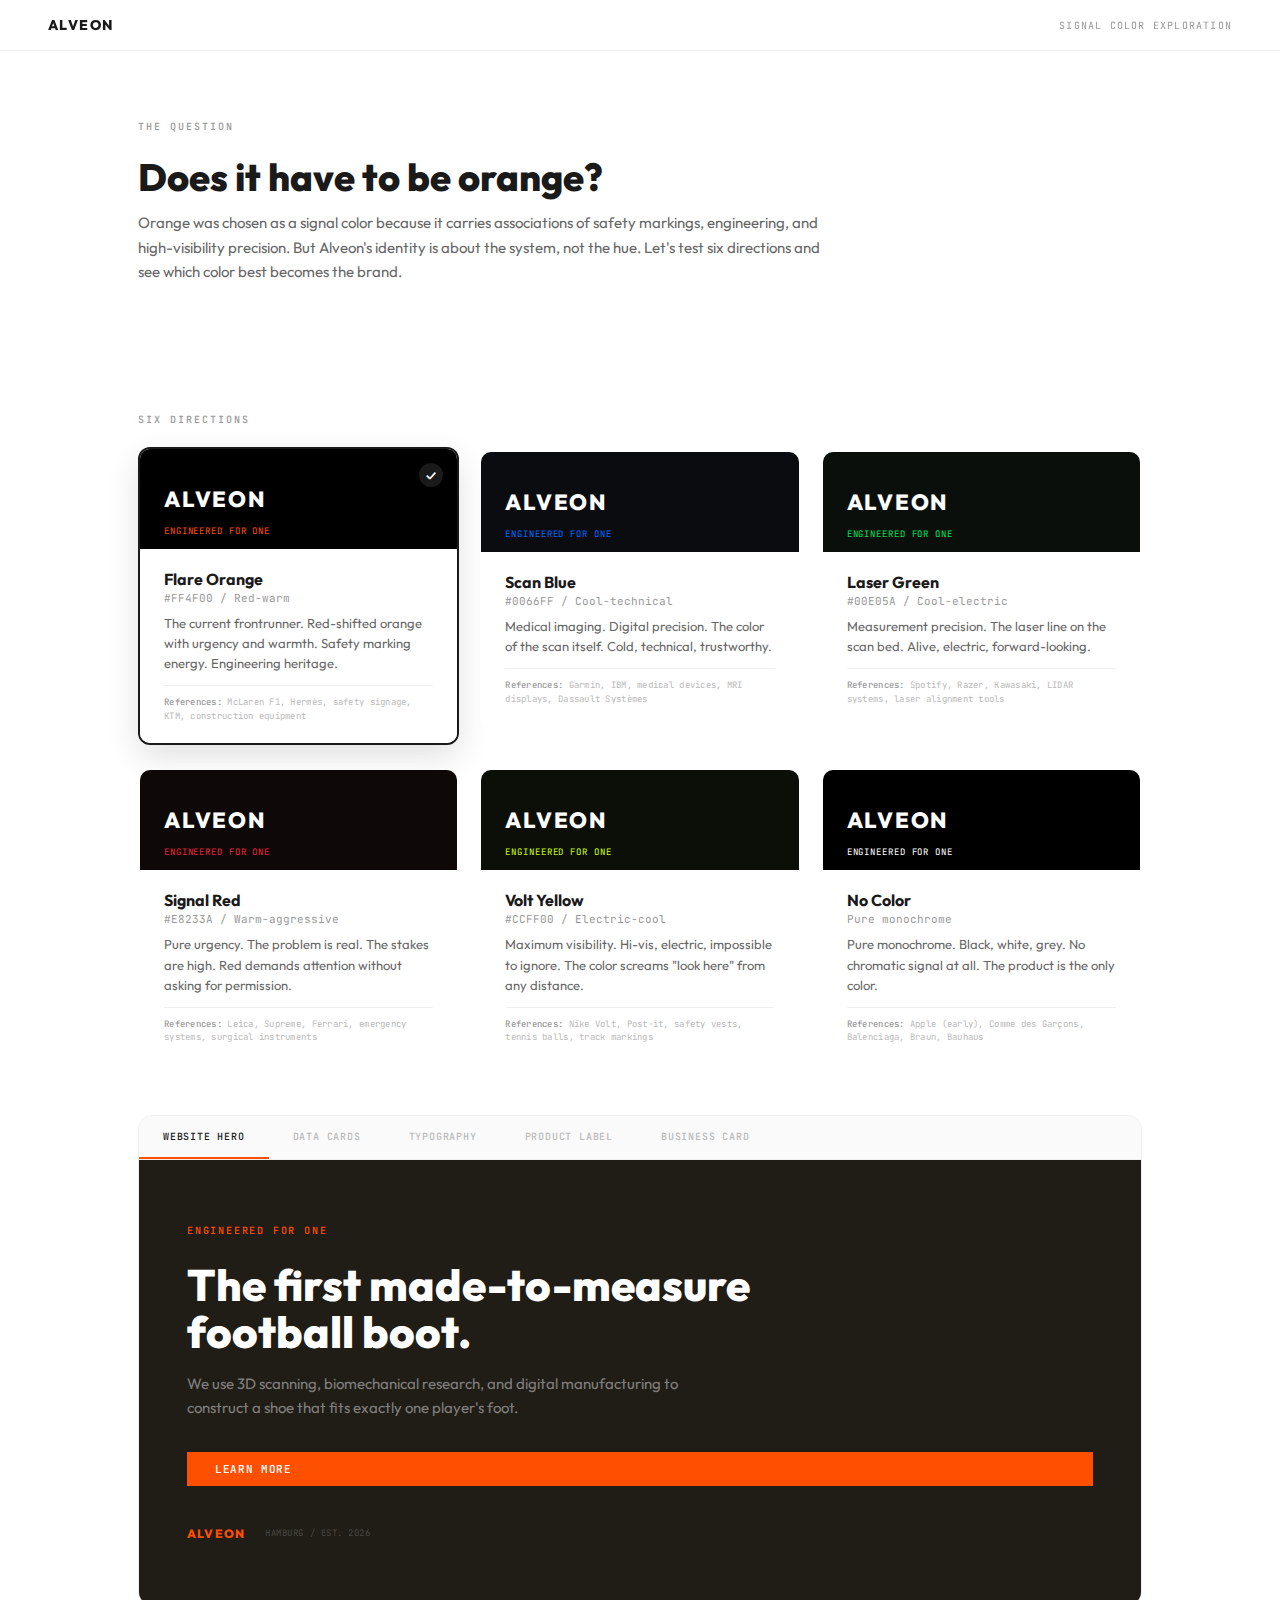
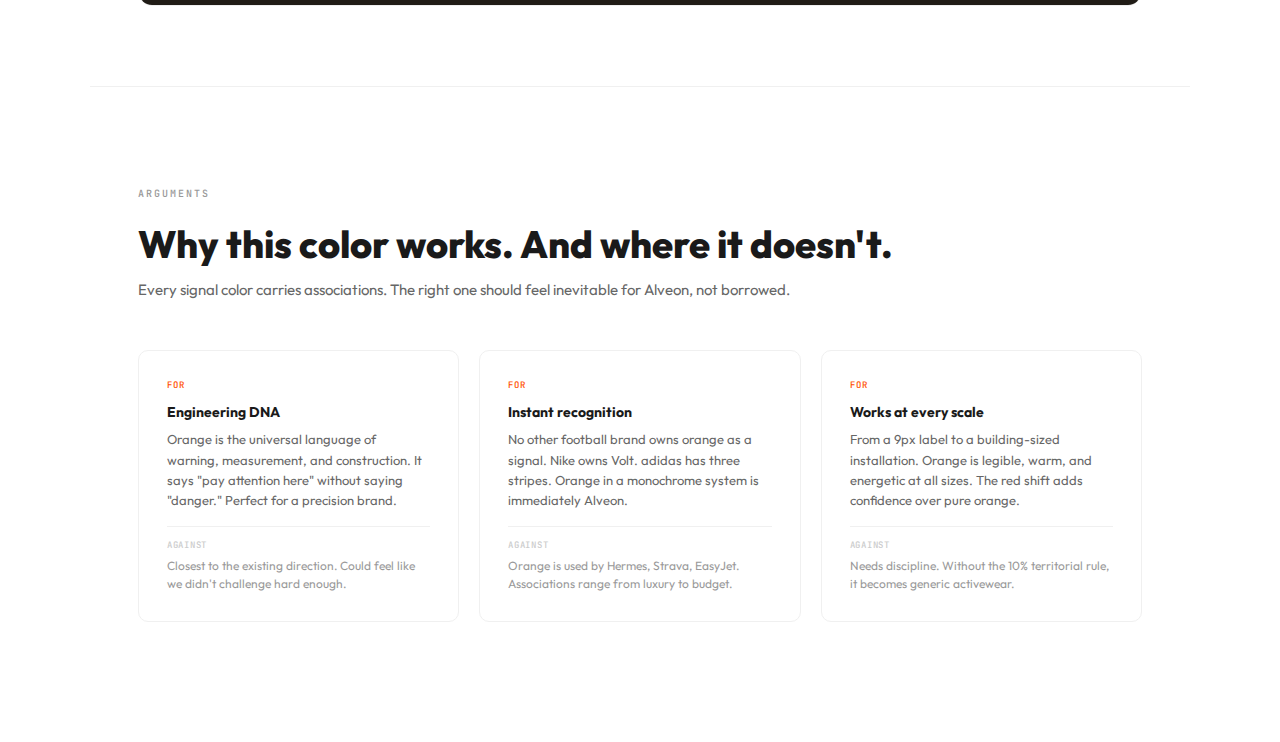
<file: alveon-signal-exploration.html>
<!DOCTYPE html>
<html lang="en">
<head>
<meta charset="UTF-8">
<meta name="viewport" content="width=device-width, initial-scale=1.0">
<title>ALVEON Signal Color Exploration</title>
<link href="https://fonts.googleapis.com/css2?family=Outfit:wght@300;400;500;600;700;800;900&family=JetBrains+Mono:wght@300;400;500;700&display=swap" rel="stylesheet">
<style>
  * { margin: 0; padding: 0; box-sizing: border-box; }
  :root { --font-display: 'Outfit', sans-serif; --font-mono: 'JetBrains Mono', monospace; }
  html { font-size: 16px; scroll-behavior: smooth; }
  body { font-family: var(--font-display); background: #fff; color: #1A1A1A; -webkit-font-smoothing: antialiased; }

  nav { position: fixed; top: 0; left: 0; right: 0; z-index: 100; background: rgba(255,255,255,0.92); backdrop-filter: blur(12px); border-bottom: 1px solid #f0f0f0; padding: 16px 48px; display: flex; align-items: center; justify-content: space-between; }
  .nav-wordmark { font-weight: 800; font-size: 14px; letter-spacing: 0.1em; }
  .nav-doc { font-family: var(--font-mono); font-weight: 400; font-size: 10px; letter-spacing: 0.12em; text-transform: uppercase; color: #999; }

  section { padding: 100px 48px 80px; max-width: 1100px; margin: 0 auto; }
  section:first-of-type { padding-top: 120px; }
  .full { max-width: 100%; }
  .full .inner { max-width: 1100px; margin: 0 auto; padding: 0 48px; }

  .label { font-family: var(--font-mono); font-size: 10px; font-weight: 500; letter-spacing: 0.2em; text-transform: uppercase; color: #999; margin-bottom: 24px; }
  .title { font-weight: 800; font-size: clamp(26px, 3.5vw, 38px); line-height: 1.1; margin-bottom: 12px; }
  .subtitle { font-weight: 400; font-size: 15px; line-height: 1.65; color: #666; max-width: 700px; margin-bottom: 48px; }

  /* ── DIRECTION CARDS ── */
  .directions {
    display: grid;
    grid-template-columns: repeat(3, 1fr);
    gap: 20px;
    margin-bottom: 32px;
  }
  .dir-card {
    border-radius: 12px;
    overflow: hidden;
    cursor: pointer;
    transition: transform 0.15s, box-shadow 0.15s;
    border: 2px solid transparent;
    position: relative;
  }
  .dir-card:hover { transform: translateY(-3px); box-shadow: 0 12px 32px rgba(0,0,0,0.1); }
  .dir-card.selected { border-color: #1A1A1A; transform: translateY(-3px); box-shadow: 0 12px 32px rgba(0,0,0,0.12); }
  .dir-card.selected::after {
    content: '✓'; position: absolute; top: 14px; right: 14px;
    width: 24px; height: 24px; background: #1A1A1A; color: #fff;
    border-radius: 50%; font-size: 12px; font-weight: 700;
    display: flex; align-items: center; justify-content: center; z-index: 2;
  }
  .dir-swatch {
    height: 100px;
    display: flex; align-items: center; padding: 0 24px;
    position: relative;
  }
  .dir-swatch-wordmark {
    font-weight: 800; font-size: 22px; letter-spacing: 0.08em;
  }
  .dir-swatch-tag {
    font-family: var(--font-mono); font-size: 9px; letter-spacing: 0.1em;
    position: absolute; bottom: 12px; left: 24px;
  }
  .dir-info { padding: 20px 24px; background: #fff; }
  .dir-name { font-weight: 700; font-size: 16px; margin-bottom: 2px; }
  .dir-hex { font-family: var(--font-mono); font-size: 11px; color: #999; margin-bottom: 8px; }
  .dir-desc { font-size: 13px; line-height: 1.55; color: #666; margin-bottom: 12px; }
  .dir-refs {
    font-family: var(--font-mono); font-size: 9px; color: #bbb;
    letter-spacing: 0.03em; line-height: 1.5;
    padding-top: 10px; border-top: 1px solid #f0f0f0;
  }
  .dir-refs strong { color: #999; font-weight: 500; }

  /* ── PREVIEW AREA ── */
  .preview-container {
    margin-top: 48px;
    border-radius: 14px;
    overflow: hidden;
    border: 1px solid #eee;
  }
  .preview-nav {
    display: flex; background: #fafafa; border-bottom: 1px solid #f0f0f0;
  }
  .preview-nav-item {
    padding: 14px 24px;
    font-family: var(--font-mono); font-size: 10px; font-weight: 500;
    letter-spacing: 0.08em; text-transform: uppercase; color: #bbb;
    cursor: pointer; border-bottom: 2px solid transparent; transition: all 0.15s;
  }
  .preview-nav-item:hover { color: #666; }
  .preview-nav-item.active { color: #1A1A1A; }
  .pane { display: none; }
  .pane.active { display: block; }

  /* ── PANE: WEBSITE HERO ── */
  .p-hero { padding: 64px 48px; min-height: 380px; display: flex; flex-direction: column; justify-content: center; }
  .p-hero-label { font-family: var(--font-mono); font-size: 10px; font-weight: 500; letter-spacing: 0.18em; text-transform: uppercase; margin-bottom: 24px; }
  .p-hero-headline { font-weight: 800; font-size: clamp(30px, 4vw, 44px); line-height: 1.08; color: #fff; margin-bottom: 16px; max-width: 600px; }
  .p-hero-body { font-size: 15px; line-height: 1.6; max-width: 520px; margin-bottom: 32px; }
  .p-hero-cta { display: inline-block; padding: 10px 28px; font-family: var(--font-mono); font-size: 11px; font-weight: 500; letter-spacing: 0.06em; border: none; cursor: default; border-radius: 0; }
  .p-hero-footer { margin-top: auto; padding-top: 40px; display: flex; align-items: center; gap: 20px; }
  .p-hero-wm { font-weight: 800; font-size: 12px; letter-spacing: 0.1em; }
  .p-hero-meta { font-family: var(--font-mono); font-size: 9px; letter-spacing: 0.06em; }

  /* ── PANE: DATA CARD ── */
  .p-data { padding: 48px; display: grid; grid-template-columns: 1fr 1fr 1fr; gap: 24px; }
  .p-data-card { border-radius: 10px; padding: 32px 24px; min-height: 220px; display: flex; flex-direction: column; }
  .p-data-label { font-family: var(--font-mono); font-size: 9px; font-weight: 500; letter-spacing: 0.14em; text-transform: uppercase; margin-bottom: 16px; }
  .p-data-number { font-weight: 800; font-size: 42px; line-height: 1; margin-bottom: 8px; }
  .p-data-unit { font-family: var(--font-mono); font-size: 11px; margin-bottom: 4px; }
  .p-data-desc { font-size: 12px; line-height: 1.5; margin-top: auto; }

  /* ── PANE: TYPOGRAPHY ── */
  .p-type { padding: 64px 48px; }
  .p-type-row { display: grid; grid-template-columns: 120px 1fr; gap: 32px; align-items: baseline; padding: 24px 0; }
  .p-type-role { font-family: var(--font-mono); font-size: 10px; letter-spacing: 0.08em; text-transform: uppercase; }
  .p-type-sample-xl { font-weight: 800; font-size: 36px; line-height: 1.1; }
  .p-type-sample-lg { font-weight: 700; font-size: 22px; line-height: 1.2; }
  .p-type-sample-md { font-size: 15px; line-height: 1.6; }
  .p-type-sample-sm { font-family: var(--font-mono); font-size: 11px; letter-spacing: 0.06em; }
  .p-type-sample-label { font-family: var(--font-mono); font-size: 10px; font-weight: 500; letter-spacing: 0.18em; text-transform: uppercase; }

  /* ── PANE: PRODUCT ── */
  .p-product { display: grid; grid-template-columns: 1fr 1fr; min-height: 380px; }
  .p-prod-left { padding: 48px; display: flex; flex-direction: column; justify-content: center; }
  .p-prod-wm { font-weight: 800; font-size: 14px; letter-spacing: 0.12em; margin-bottom: 16px; }
  .p-prod-label { font-family: var(--font-mono); font-size: 9px; font-weight: 500; letter-spacing: 0.12em; text-transform: uppercase; margin-bottom: 4px; }
  .p-prod-id { font-family: var(--font-mono); font-size: 11px; margin-bottom: 4px; }
  .p-prod-size { font-family: var(--font-mono); font-size: 11px; }
  .p-prod-bar { height: 2px; margin-top: 24px; }
  .p-prod-right { display: flex; align-items: center; justify-content: center; padding: 48px; }
  .p-prod-boot { font-weight: 800; font-size: 64px; letter-spacing: 0.02em; opacity: 0.1; }

  /* ── PANE: BUSINESS CARD ── */
  .p-bcard { display: grid; grid-template-columns: 1fr 1fr; min-height: 300px; }
  .p-bcard-front, .p-bcard-back { padding: 40px; display: flex; flex-direction: column; justify-content: space-between; }
  .p-bc-wm { font-weight: 800; font-size: 16px; letter-spacing: 0.1em; }
  .p-bc-name { font-weight: 600; font-size: 15px; margin-bottom: 2px; }
  .p-bc-role { font-family: var(--font-mono); font-size: 10px; letter-spacing: 0.06em; }
  .p-bc-contact { font-family: var(--font-mono); font-size: 10px; line-height: 1.8; }
  .p-bc-line { height: 2px; width: 40px; }

  /* ── ARGUMENT SECTION ── */
  .argument-grid {
    display: grid;
    grid-template-columns: repeat(3, 1fr);
    gap: 20px;
    margin-top: 40px;
  }
  .argument-card {
    padding: 28px;
    border-radius: 10px;
    border: 1px solid #f0f0f0;
    background: #fff;
  }
  .argument-for { font-family: var(--font-mono); font-size: 9px; font-weight: 500; letter-spacing: 0.12em; text-transform: uppercase; margin-bottom: 12px; }
  .argument-title { font-weight: 700; font-size: 14px; margin-bottom: 8px; color: #1A1A1A; }
  .argument-body { font-size: 13px; line-height: 1.55; color: #666; }
  .argument-against { margin-top: 16px; padding-top: 12px; border-top: 1px solid #f0f0f0; }
  .argument-against-label { font-family: var(--font-mono); font-size: 9px; font-weight: 500; letter-spacing: 0.08em; color: #ccc; text-transform: uppercase; margin-bottom: 6px; }
  .argument-against-text { font-size: 12px; line-height: 1.5; color: #999; }

  @media (max-width: 900px) {
    section { padding: 80px 24px 60px; }
    .directions { grid-template-columns: 1fr 1fr; }
    .p-data, .p-product, .p-bcard { grid-template-columns: 1fr; }
    .p-type-row { grid-template-columns: 1fr; gap: 8px; }
    .argument-grid { grid-template-columns: 1fr; }
  }
  @media (max-width: 600px) {
    .directions { grid-template-columns: 1fr; }
    .full .inner { padding: 0 24px; }
    nav { padding: 12px 24px; }
  }
</style>
</head>
<body>

<nav>
  <span class="nav-wordmark">ALVEON</span>
  <span class="nav-doc">SIGNAL COLOR EXPLORATION</span>
</nav>

<!-- ═══════════════════════════════════════════════ -->
<!-- INTRO                                           -->
<!-- ═══════════════════════════════════════════════ -->
<section>
  <div class="label">The Question</div>
  <h1 class="title">Does it have to be orange?</h1>
  <p class="subtitle">Orange was chosen as a signal color because it carries associations of safety markings, engineering, and high-visibility precision. But Alveon's identity is about the system, not the hue. Let's test six directions and see which color best becomes the brand.</p>
</section>

<!-- ═══════════════════════════════════════════════ -->
<!-- DIRECTIONS                                      -->
<!-- ═══════════════════════════════════════════════ -->
<section style="padding-top: 0;">
  <div class="label">Six Directions</div>

  <div class="directions" id="dirGrid"></div>

  <!-- PREVIEW -->
  <div class="preview-container" id="previewContainer">
    <div class="preview-nav" id="previewNav">
      <div class="preview-nav-item active" data-pane="hero">Website Hero</div>
      <div class="preview-nav-item" data-pane="data">Data Cards</div>
      <div class="preview-nav-item" data-pane="type">Typography</div>
      <div class="preview-nav-item" data-pane="product">Product Label</div>
      <div class="preview-nav-item" data-pane="bcard">Business Card</div>
    </div>

    <!-- HERO -->
    <div class="pane active" data-pane="hero">
      <div class="p-hero" id="pHero">
        <div class="p-hero-label" id="phLabel">ENGINEERED FOR ONE</div>
        <div class="p-hero-headline">The first made-to-measure football boot.</div>
        <div class="p-hero-body" id="phBody">We use 3D scanning, biomechanical research, and digital manufacturing to construct a shoe that fits exactly one player's foot.</div>
        <div class="p-hero-cta" id="phCta">LEARN MORE</div>
        <div class="p-hero-footer">
          <div class="p-hero-wm" id="phWm">ALVEON</div>
          <div class="p-hero-meta" id="phMeta">HAMBURG / EST. 2026</div>
        </div>
      </div>
    </div>

    <!-- DATA -->
    <div class="pane" data-pane="data">
      <div class="p-data" id="pData">
        <div class="p-data-card" id="pdCard1">
          <div class="p-data-label" id="pdLabel1">FOOT LENGTH</div>
          <div class="p-data-number" id="pdNum1">271.3</div>
          <div class="p-data-unit" id="pdUnit1">mm</div>
          <div class="p-data-desc" id="pdDesc1">Right foot, measured under load. Dynamic scan at 240 Hz.</div>
        </div>
        <div class="p-data-card" id="pdCard2">
          <div class="p-data-label" id="pdLabel2">ARCH HEIGHT</div>
          <div class="p-data-number" id="pdNum2">32.4</div>
          <div class="p-data-unit" id="pdUnit2">mm</div>
          <div class="p-data-desc" id="pdDesc2">Medial arch under standing load. Key parameter for footbed.</div>
        </div>
        <div class="p-data-card" id="pdCard3">
          <div class="p-data-label" id="pdLabel3">PRONATION</div>
          <div class="p-data-number" id="pdNum3">4.2°</div>
          <div class="p-data-unit" id="pdUnit3">inward</div>
          <div class="p-data-desc" id="pdDesc3">Mild overpronation. Corrected through zone-specific sole geometry.</div>
        </div>
      </div>
    </div>

    <!-- TYPOGRAPHY -->
    <div class="pane" data-pane="type">
      <div class="p-type" id="pType">
        <div class="p-type-row" style="border-bottom: 1px solid #f0f0f0;">
          <div class="p-type-role" id="ptRole1">Label</div>
          <div class="p-type-sample-label" id="ptSample1">ENGINEERED FOR ONE</div>
        </div>
        <div class="p-type-row" style="border-bottom: 1px solid #f0f0f0;">
          <div class="p-type-role" id="ptRole2">Headline</div>
          <div class="p-type-sample-xl" id="ptSample2">Every foot is different.</div>
        </div>
        <div class="p-type-row" style="border-bottom: 1px solid #f0f0f0;">
          <div class="p-type-role" id="ptRole3">Subhead</div>
          <div class="p-type-sample-lg" id="ptSample3">The football boot is broken.</div>
        </div>
        <div class="p-type-row" style="border-bottom: 1px solid #f0f0f0;">
          <div class="p-type-role" id="ptRole4">Body</div>
          <div class="p-type-sample-md" id="ptSample4">Athletes push their bodies to the limit. They train in the dark, play through pain, and dedicate years of their lives to a sport that demands everything.</div>
        </div>
        <div class="p-type-row">
          <div class="p-type-role" id="ptRole5">Metadata</div>
          <div class="p-type-sample-sm" id="ptSample5">AV-R-2026-0142 / HAMBURG / 271.3mm / RIGHT FOOT</div>
        </div>
      </div>
    </div>

    <!-- PRODUCT -->
    <div class="pane" data-pane="product">
      <div class="p-product" id="pProduct">
        <div class="p-prod-left" id="ppLeft">
          <div class="p-prod-wm" id="ppWm">ALVEON</div>
          <div class="p-prod-label" id="ppLabel">MADE TO MEASURE</div>
          <div class="p-prod-id" id="ppId">AV-R-2026-0142</div>
          <div class="p-prod-size" id="ppSize">SIZE: INDIVIDUAL</div>
          <div class="p-prod-bar" id="ppBar"></div>
        </div>
        <div class="p-prod-right" id="ppRight">
          <div class="p-prod-boot" id="ppBoot">A</div>
        </div>
      </div>
    </div>

    <!-- BUSINESS CARD -->
    <div class="pane" data-pane="bcard">
      <div class="p-bcard" id="pBcard">
        <div class="p-bcard-front" id="pbFront">
          <div>
            <div class="p-bc-wm" id="pbWm">ALVEON</div>
          </div>
          <div>
            <div class="p-bc-line" id="pbLine" style="margin-bottom: 16px;"></div>
            <div class="p-bc-name" id="pbName">Jurgen Beltz</div>
            <div class="p-bc-role" id="pbRole">CO-FOUNDER / CEO</div>
          </div>
        </div>
        <div class="p-bcard-back" id="pbBack">
          <div class="p-bc-contact" id="pbContact">
            jurgen@alveon.com<br>
            +49 40 000 0000<br>
            alveon.com
          </div>
          <div>
            <div style="font-family: var(--font-mono); font-size: 9px; letter-spacing: 0.1em;" id="pbTag">ENGINEERED FOR ONE</div>
          </div>
        </div>
      </div>
    </div>
  </div>
</section>

<!-- ═══════════════════════════════════════════════ -->
<!-- ARGUMENTS                                       -->
<!-- ═══════════════════════════════════════════════ -->
<section style="border-top: 1px solid #f0f0f0; padding-bottom: 120px;">
  <div class="label">Arguments</div>
  <h2 class="title" id="argTitle">Why this color works. And where it doesn't.</h2>
  <p class="subtitle" id="argSubtitle">Every signal color carries associations. The right one should feel inevitable for Alveon, not borrowed.</p>

  <div class="argument-grid" id="argGrid"></div>
</section>

<script>
// ══════════════════════════════════════════════════════
// DIRECTIONS DATA
// ══════════════════════════════════════════════════════
const directions = [
  {
    name: 'Flare Orange',
    hex: '#FF4F00',
    dark: '#201C16',
    greys: { mid: '#6E655A', light: '#A29888', pale: '#D1C9BD', nearWhite: '#F7F5F0' },
    desc: 'The current frontrunner. Red-shifted orange with urgency and warmth. Safety marking energy. Engineering heritage.',
    refs: 'McLaren F1, Hermès, safety signage, KTM, construction equipment',
    temp: 'Red-warm',
    swatchBg: '#000',
    swatchWordmark: '#fff',
    swatchTag: null, // uses hex
    arguments: [
      { title: 'Engineering DNA', body: 'Orange is the universal language of warning, measurement, and construction. It says "pay attention here" without saying "danger." Perfect for a precision brand.' },
      { title: 'Instant recognition', body: 'No other football brand owns orange as a signal. Nike owns Volt. adidas has three stripes. Orange in a monochrome system is immediately Alveon.' },
      { title: 'Works at every scale', body: 'From a 9px label to a building-sized installation. Orange is legible, warm, and energetic at all sizes. The red shift adds confidence over pure orange.' },
    ],
    counterArgs: [
      { text: 'Closest to the existing direction. Could feel like we didn\'t challenge hard enough.' },
      { text: 'Orange is used by Hermes, Strava, EasyJet. Associations range from luxury to budget.' },
      { text: 'Needs discipline. Without the 10% territorial rule, it becomes generic activewear.' },
    ]
  },
  {
    name: 'Scan Blue',
    hex: '#0066FF',
    dark: '#1A1C20',
    greys: { mid: '#60656E', light: '#9098A2', pale: '#C3C9D1', nearWhite: '#F2F4F7' },
    desc: 'Medical imaging. Digital precision. The color of the scan itself. Cold, technical, trustworthy.',
    refs: 'Garmin, IBM, medical devices, MRI displays, Dassault Systèmes',
    temp: 'Cool-technical',
    swatchBg: '#0a0c10',
    swatchWordmark: '#fff',
    swatchTag: null,
    arguments: [
      { title: 'Technology first', body: 'Blue is the default color of trust, precision, and data. It reads as "this is science, not marketing." For a brand built on research, that\'s a strong signal.' },
      { title: 'Scanning aesthetic', body: 'The 3D scan itself emits blue light. Using scan blue as the signal color creates a direct visual link between the brand and its core technology.' },
      { title: 'Differentiation in football', body: 'No football boot brand uses blue as a primary brand signal. The space is dominated by swooshes, stripes, and neon. Blue would be unexpected.' },
    ],
    counterArgs: [
      { text: 'Blue is the most common corporate color worldwide. Risk of feeling generic or like a SaaS company.' },
      { text: 'Cold. Alveon talks about athletes, bodies, careers. Blue lacks the physical warmth the brand needs.' },
      { text: 'Every medical and tech startup defaults to blue. It says "safe choice" more than "bold system."' },
    ]
  },
  {
    name: 'Laser Green',
    hex: '#00E05A',
    dark: '#161E1A',
    greys: { mid: '#5A6E62', light: '#88A296', pale: '#BDD1C5', nearWhite: '#F0F7F3' },
    desc: 'Measurement precision. The laser line on the scan bed. Alive, electric, forward-looking.',
    refs: 'Spotify, Razer, Kawasaki, LIDAR systems, laser alignment tools',
    temp: 'Cool-electric',
    swatchBg: '#0a0f0c',
    swatchWordmark: '#fff',
    swatchTag: null,
    arguments: [
      { title: 'Laser precision', body: 'Green lasers are used in alignment, measurement, and scanning. The literal tool of Alveon\'s technology is green light. That\'s a compelling origin story for a brand color.' },
      { title: 'The pitch connection', body: 'Football is played on green. There\'s an inherent but subtle connection between the signal color and the sport. Not literal, not a grass print. Just a resonance.' },
      { title: 'Energy without aggression', body: 'Green reads as alive, growing, moving forward. It has the energy of neon without the aggression of red or the coldness of blue.' },
    ],
    counterArgs: [
      { text: 'Green on a monochrome system can feel like a gaming brand (Razer, Xbox) or a sustainability brand. Both are wrong for Alveon.' },
      { text: 'Spotify owns this exact green in the digital space. Hard to escape that association.' },
      { text: 'The pitch connection could be read as too on-the-nose for a football brand trying to be taken seriously as engineering.' },
    ]
  },
  {
    name: 'Signal Red',
    hex: '#E8233A',
    dark: '#1E1818',
    greys: { mid: '#6E605A', light: '#A29088', pale: '#D1C5BD', nearWhite: '#F7F4F2' },
    desc: 'Pure urgency. The problem is real. The stakes are high. Red demands attention without asking for permission.',
    refs: 'Leica, Supreme, Ferrari, emergency systems, surgical instruments',
    temp: 'Warm-aggressive',
    swatchBg: '#0f0808',
    swatchWordmark: '#fff',
    swatchTag: null,
    arguments: [
      { title: 'Highest signal strength', body: 'Red is the most attention-grabbing color in any system. If Alveon\'s thesis is "the football boot is broken," red is the alarm that says it.' },
      { title: 'Leica parallel', body: 'Leica uses a red dot in a monochrome system. Precision instrument, no decoration, one signal. That\'s almost exactly Alveon\'s approach.' },
      { title: 'Premium and urgent', body: 'Red works across the entire spectrum from emergency to luxury. Ferrari to Supreme to surgical steel. It adds weight and seriousness.' },
    ],
    counterArgs: [
      { text: 'Red in football = error, foul, red card. The association is overwhelmingly negative in this sport.' },
      { text: 'Red is aggressive. Alveon\'s voice is "confident but never arrogant." Red might push too hard.' },
      { text: 'Many brands already own red: Nike ACG, PUMA, New Balance. It\'s crowded territory.' },
    ]
  },
  {
    name: 'Volt Yellow',
    hex: '#CCFF00',
    dark: '#1C1E16',
    greys: { mid: '#686E5A', light: '#9EA28A', pale: '#CFD1BD', nearWhite: '#F5F7F0' },
    desc: 'Maximum visibility. Hi-vis, electric, impossible to ignore. The color screams "look here" from any distance.',
    refs: 'Nike Volt, Post-it, safety vests, tennis balls, track markings',
    temp: 'Electric-cool',
    swatchBg: '#0c0e08',
    swatchWordmark: '#fff',
    swatchTag: null,
    arguments: [
      { title: 'Pure visibility', body: 'Yellow-green is the highest visibility color in daylight. If the 10% territorial rule creates scarcity, that 10% will be impossible to miss.' },
      { title: 'Performance energy', body: 'Volt/neon yellow is coded as athletic, fast, electric. It\'s the color of performance without being the color of any single sport.' },
      { title: 'Technical, not decorative', body: 'Hi-vis yellow is a functional color. It exists for a reason. Like Alveon, it earns its place through purpose, not aesthetics.' },
    ],
    counterArgs: [
      { text: 'Nike owns Volt. Literally trademarked. Alveon would always be compared to Nike\'s highlighter energy.' },
      { text: 'Neon yellow is coded as "loud." Alveon\'s voice is precise and restrained. The color contradicts the tone.' },
      { text: 'On white backgrounds, yellow text is nearly invisible. Severe accessibility constraint on light mode.' },
    ]
  },
  {
    name: 'No Color',
    hex: '#FFFFFF',
    dark: '#1A1A1A',
    greys: { mid: '#666666', light: '#999999', pale: '#CCCCCC', nearWhite: '#F5F5F5' },
    desc: 'Pure monochrome. Black, white, grey. No chromatic signal at all. The product is the only color.',
    refs: 'Apple (early), Comme des Garçons, Balenciaga, Braun, Bauhaus',
    temp: 'Neutral',
    swatchBg: '#000',
    swatchWordmark: '#fff',
    swatchTag: '#fff',
    arguments: [
      { title: 'Radical reduction', body: 'If every brand picks a color, picking no color is the strongest statement. It says: we don\'t need decoration. The product speaks.' },
      { title: 'Product becomes color', body: 'When the boot is photographed, its material and structure become the only color in the frame. The knitting pattern, the 3D-print texture. That\'s the real visual identity.' },
      { title: 'Maximum flexibility', body: 'No signal color means no color conflicts, no accessibility issues, no Pantone matching headaches. Pure black and white works everywhere, always.' },
    ],
    counterArgs: [
      { text: 'Without a signal color, Alveon loses its most distinctive brand element. Everything looks like a template.' },
      { text: 'Labels, data highlights, active states all need a color to function. Pure monochrome creates UI problems.' },
      { text: 'In a market of bold brands, being colorless risks being invisible. Restraint becomes absence.' },
    ]
  },
];

// ══════════════════════════════════════════════════════
// STATE
// ══════════════════════════════════════════════════════
let selected = 0;

// ══════════════════════════════════════════════════════
// RENDER GRID
// ══════════════════════════════════════════════════════
function renderGrid() {
  const grid = document.getElementById('dirGrid');
  grid.innerHTML = directions.map((d, i) => {
    const tagColor = d.swatchTag || d.hex;
    const isNoColor = i === 5;
    return `
      <div class="dir-card ${i === selected ? 'selected' : ''}" data-idx="${i}">
        <div class="dir-swatch" style="background: ${d.swatchBg};">
          <div class="dir-swatch-wordmark" style="color: ${d.swatchWordmark};">ALVEON</div>
          <div class="dir-swatch-tag" style="color: ${tagColor};">${isNoColor ? 'ENGINEERED FOR ONE' : 'ENGINEERED FOR ONE'}</div>
        </div>
        <div class="dir-info">
          <div class="dir-name">${d.name}</div>
          <div class="dir-hex">${isNoColor ? 'Pure monochrome' : d.hex + ' / ' + d.temp}</div>
          <div class="dir-desc">${d.desc}</div>
          <div class="dir-refs"><strong>References:</strong> ${d.refs}</div>
        </div>
      </div>
    `;
  }).join('');

  grid.querySelectorAll('.dir-card').forEach(card => {
    card.addEventListener('click', () => {
      selected = parseInt(card.dataset.idx);
      renderGrid();
      updatePreview();
      updateArguments();
    });
  });
}

// ══════════════════════════════════════════════════════
// UPDATE PREVIEWS
// ══════════════════════════════════════════════════════
function updatePreview() {
  const d = directions[selected];
  const c = d.hex;
  const dk = d.dark;
  const mid = d.greys.mid;
  const light = d.greys.light;
  const isNoColor = selected === 5;
  const accentForWhiteBg = isNoColor ? '#1A1A1A' : c;
  const labelOnDark = isNoColor ? 'rgba(255,255,255,0.4)' : c;

  // Nav indicator
  document.querySelectorAll('.preview-nav-item.active').forEach(n => {
    n.style.borderBottomColor = accentForWhiteBg;
  });

  // ── HERO ──
  const hero = document.getElementById('pHero');
  hero.style.background = dk;
  document.getElementById('phLabel').style.color = labelOnDark;
  document.getElementById('phBody').style.color = 'rgba(255,255,255,0.45)';
  const cta = document.getElementById('phCta');
  cta.style.background = isNoColor ? '#fff' : c;
  cta.style.color = isNoColor ? '#000' : '#fff';
  document.getElementById('phWm').style.color = labelOnDark;
  document.getElementById('phMeta').style.color = 'rgba(255,255,255,0.2)';

  // ── DATA ──
  const dataContainer = document.getElementById('pData');
  dataContainer.style.background = '#fff';
  for (let i = 1; i <= 3; i++) {
    document.getElementById(`pdCard${i}`).style.background = d.greys.nearWhite || '#F5F5F5';
    document.getElementById(`pdLabel${i}`).style.color = accentForWhiteBg;
    document.getElementById(`pdNum${i}`).style.color = dk;
    document.getElementById(`pdUnit${i}`).style.color = mid;
    document.getElementById(`pdDesc${i}`).style.color = light;
  }

  // ── TYPE ──
  const type = document.getElementById('pType');
  type.style.background = '#fff';
  document.getElementById('ptRole1').style.color = light;
  document.getElementById('ptSample1').style.color = accentForWhiteBg;
  document.getElementById('ptRole2').style.color = light;
  document.getElementById('ptSample2').style.color = dk;
  document.getElementById('ptRole3').style.color = light;
  document.getElementById('ptSample3').style.color = dk;
  document.getElementById('ptRole4').style.color = light;
  document.getElementById('ptSample4').style.color = mid;
  document.getElementById('ptRole5').style.color = light;
  document.getElementById('ptSample5').style.color = light;

  // ── PRODUCT ──
  const prodL = document.getElementById('ppLeft');
  prodL.style.background = '#000';
  document.getElementById('ppWm').style.color = '#fff';
  document.getElementById('ppLabel').style.color = labelOnDark;
  document.getElementById('ppId').style.color = 'rgba(255,255,255,0.35)';
  document.getElementById('ppSize').style.color = 'rgba(255,255,255,0.35)';
  const bar = document.getElementById('ppBar');
  bar.style.background = isNoColor ? 'rgba(255,255,255,0.15)' : `linear-gradient(90deg, ${c} 0%, ${c} 30%, rgba(255,255,255,0.08) 30%)`;
  document.getElementById('ppRight').style.background = dk;
  document.getElementById('ppBoot').style.color = isNoColor ? 'rgba(255,255,255,0.04)' : c;
  document.getElementById('ppBoot').style.opacity = isNoColor ? '0.3' : '0.08';

  // ── BCARD ──
  document.getElementById('pbFront').style.background = '#fff';
  document.getElementById('pbWm').style.color = dk;
  document.getElementById('pbName').style.color = dk;
  document.getElementById('pbRole').style.color = light;
  document.getElementById('pbLine').style.background = accentForWhiteBg;
  document.getElementById('pbBack').style.background = dk;
  document.getElementById('pbContact').style.color = 'rgba(255,255,255,0.5)';
  document.getElementById('pbTag').style.color = labelOnDark;
}

// ══════════════════════════════════════════════════════
// UPDATE ARGUMENTS
// ══════════════════════════════════════════════════════
function updateArguments() {
  const d = directions[selected];
  const c = d.hex;
  const isNoColor = selected === 5;
  const accentColor = isNoColor ? '#1A1A1A' : c;

  const grid = document.getElementById('argGrid');
  grid.innerHTML = d.arguments.map((a, i) => `
    <div class="argument-card">
      <div class="argument-for" style="color: ${accentColor};">FOR</div>
      <div class="argument-title">${a.title}</div>
      <div class="argument-body">${a.body}</div>
      ${d.counterArgs[i] ? `
        <div class="argument-against">
          <div class="argument-against-label">AGAINST</div>
          <div class="argument-against-text">${d.counterArgs[i].text}</div>
        </div>
      ` : ''}
    </div>
  `).join('');
}

// ══════════════════════════════════════════════════════
// TABS
// ══════════════════════════════════════════════════════
document.querySelectorAll('.preview-nav-item').forEach(tab => {
  tab.addEventListener('click', () => {
    const d = directions[selected];
    const isNoColor = selected === 5;
    document.querySelectorAll('.preview-nav-item').forEach(t => {
      t.classList.remove('active');
      t.style.borderBottomColor = 'transparent';
    });
    tab.classList.add('active');
    tab.style.borderBottomColor = isNoColor ? '#1A1A1A' : d.hex;
    document.querySelectorAll('.pane').forEach(p => p.classList.remove('active'));
    document.querySelector(`[data-pane="${tab.dataset.pane}"]`).classList.add('active');
  });
});

// ══════════════════════════════════════════════════════
// INIT
// ══════════════════════════════════════════════════════
renderGrid();
updatePreview();
updateArguments();
</script>

</body>
</html>
</file>
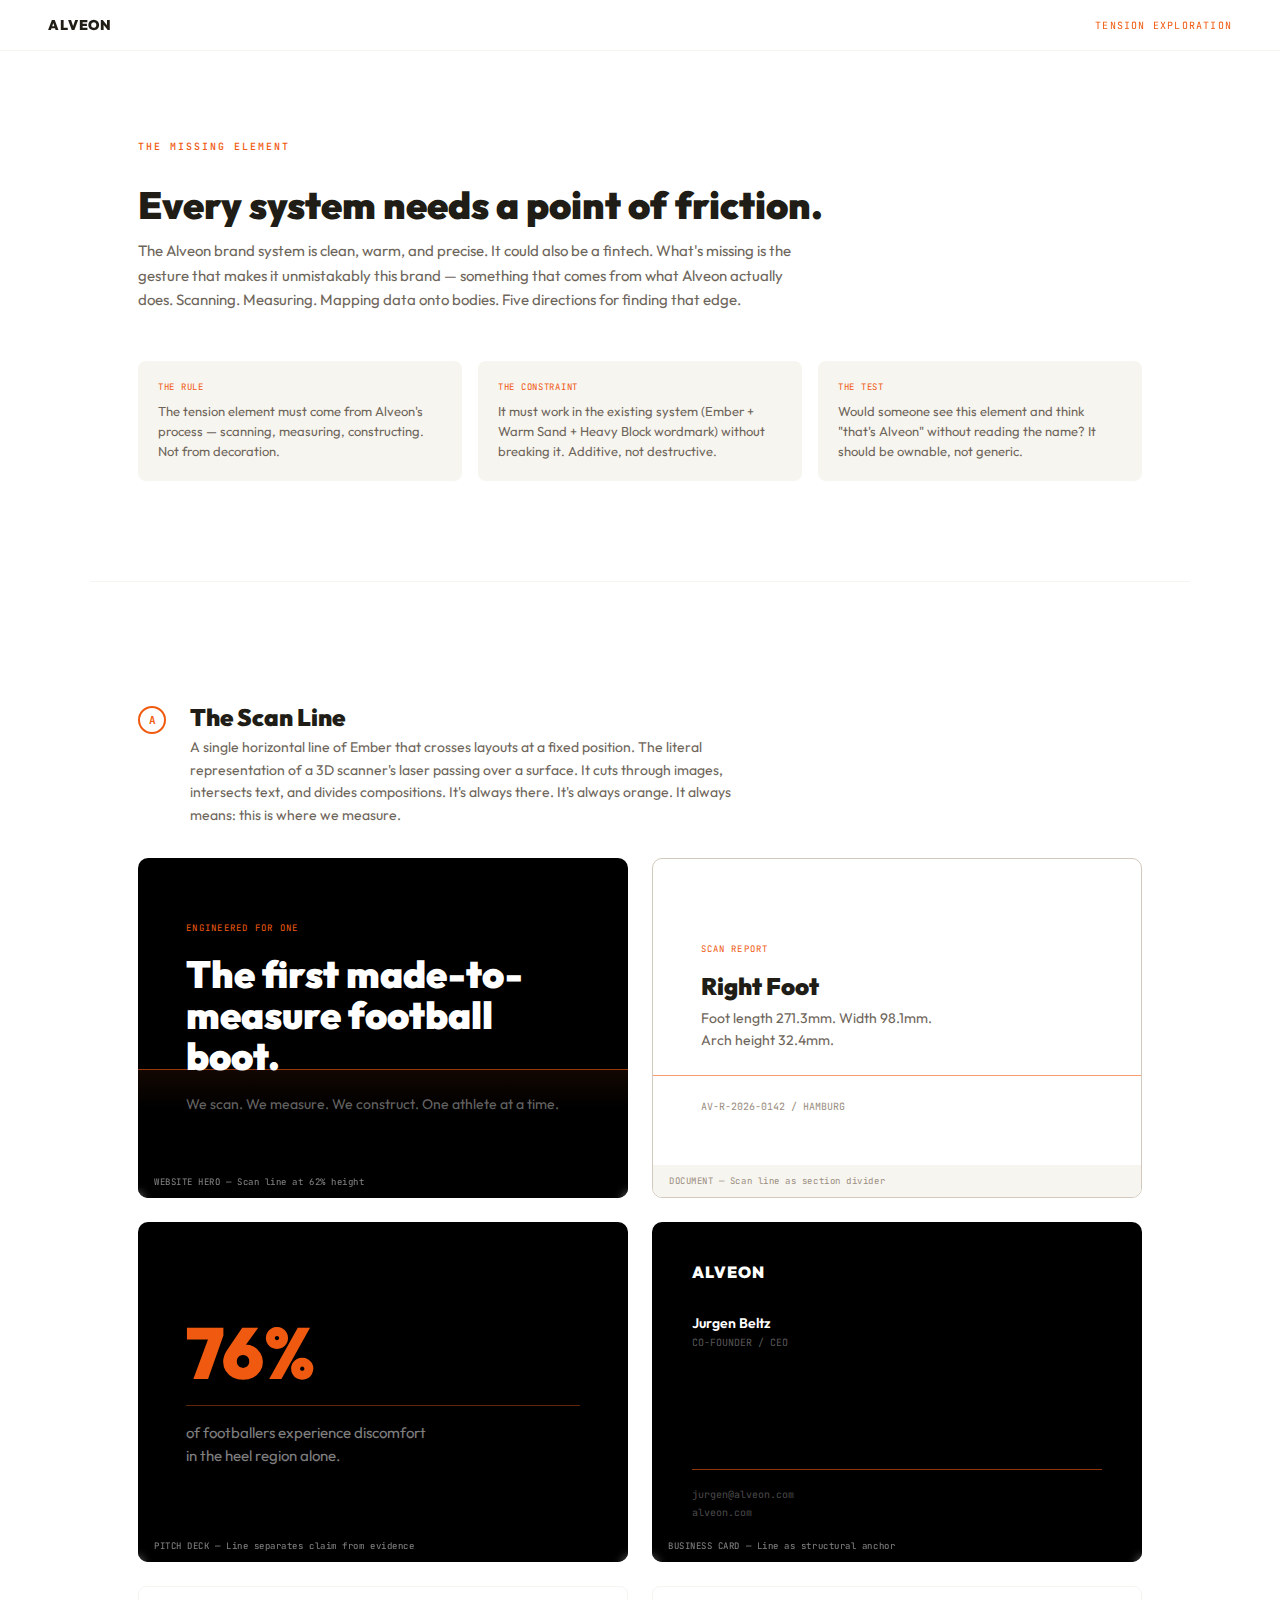
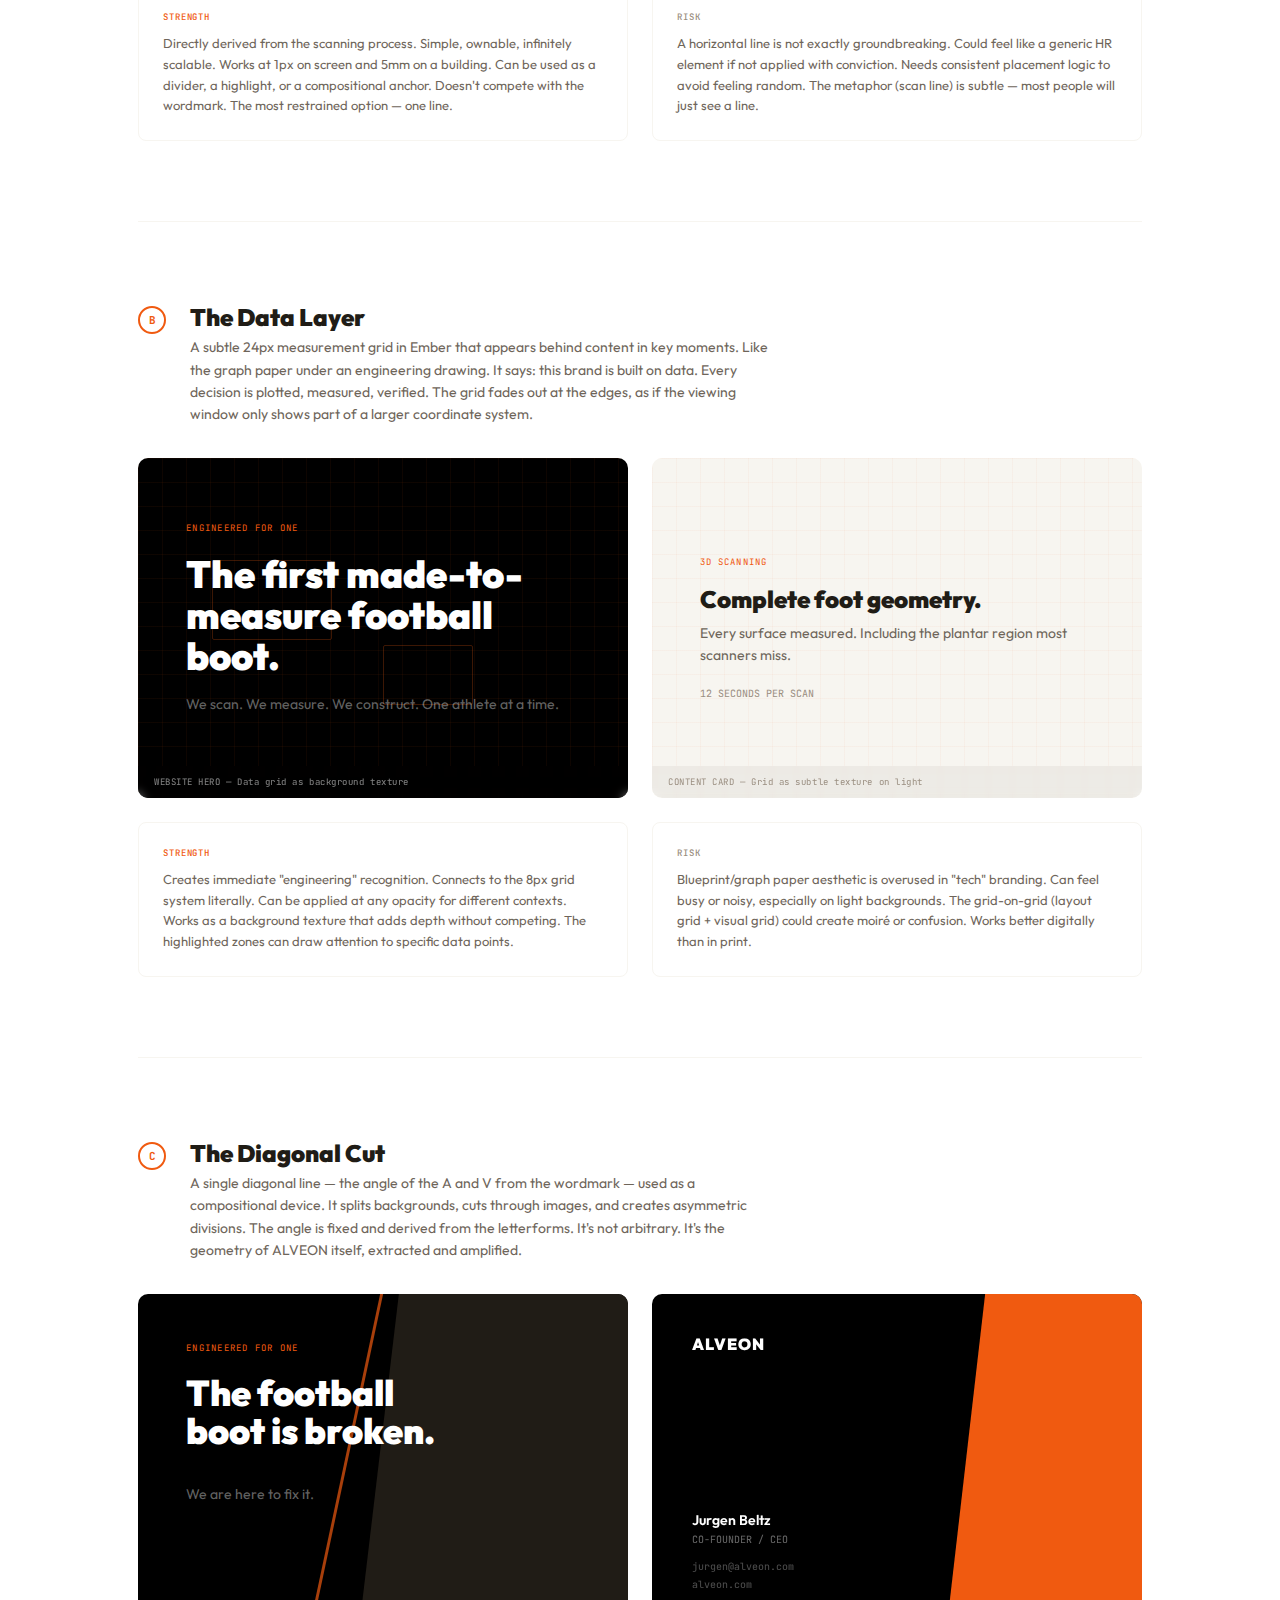
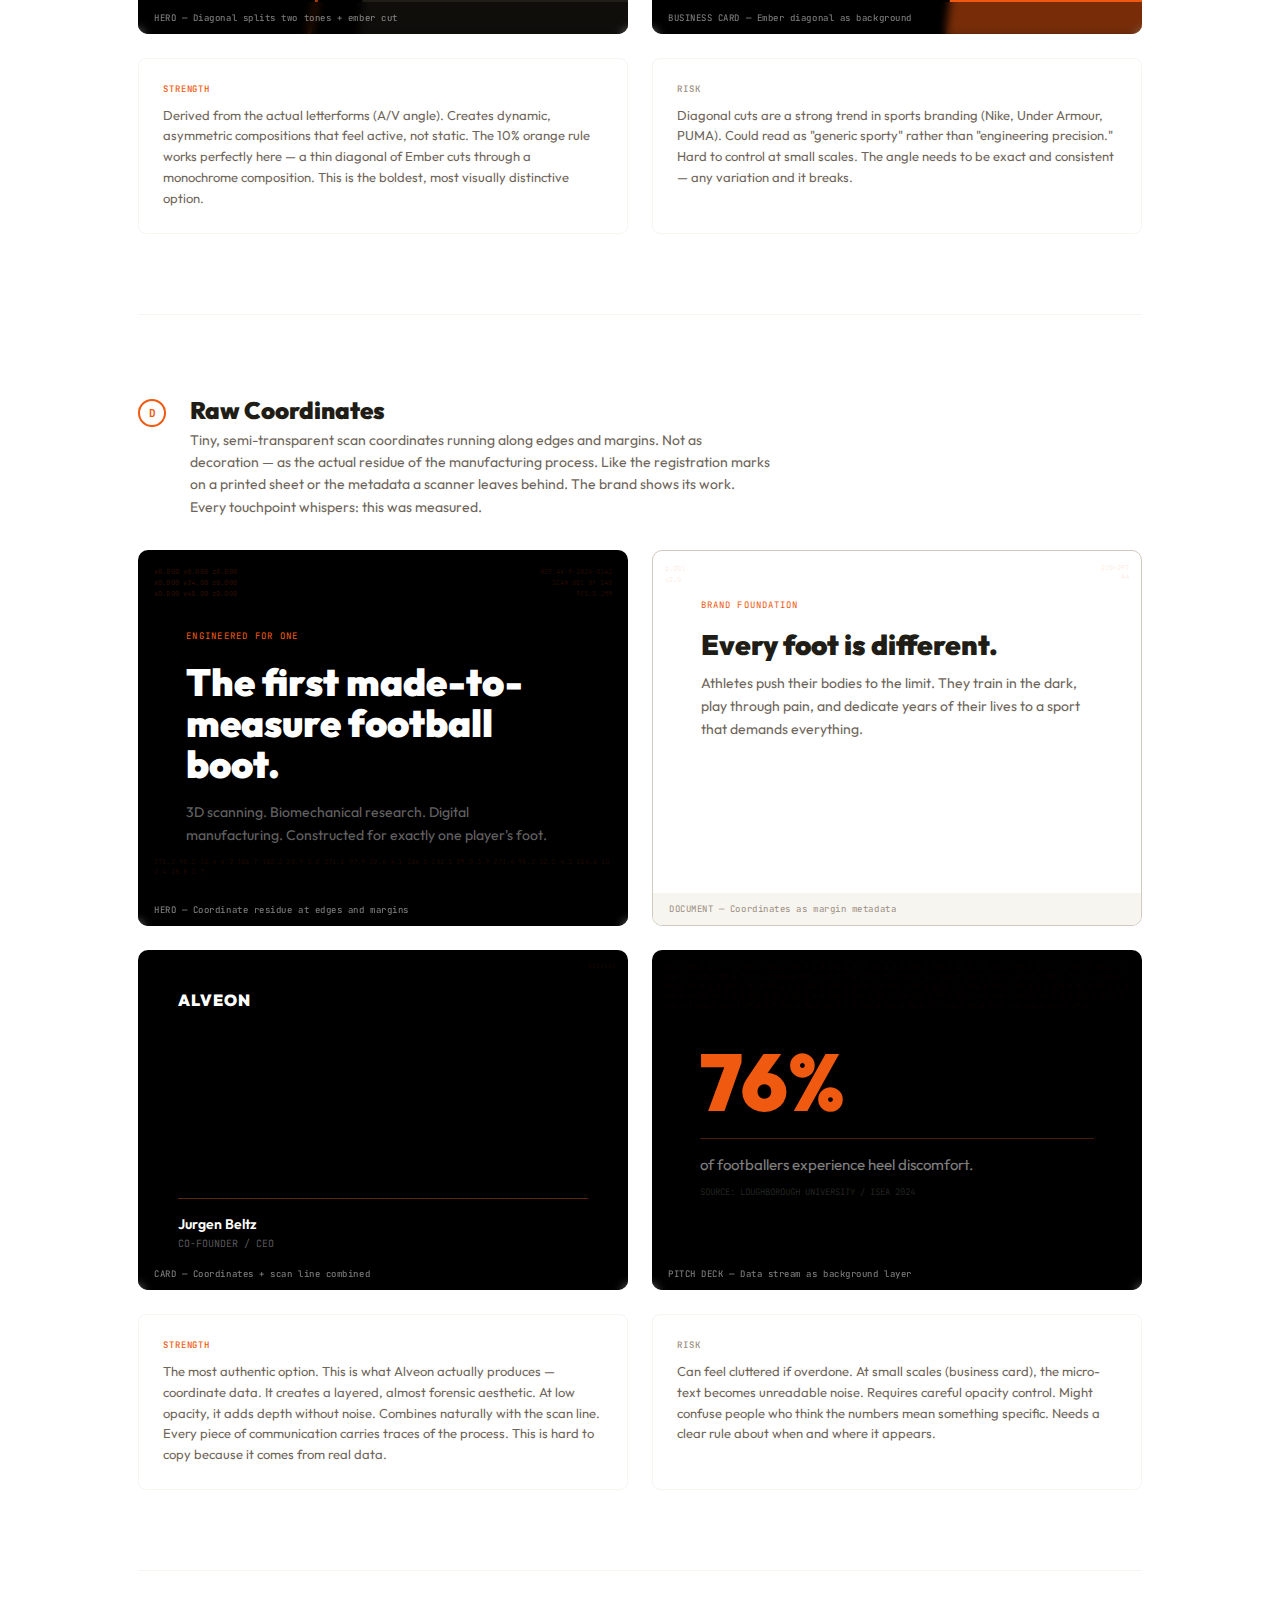
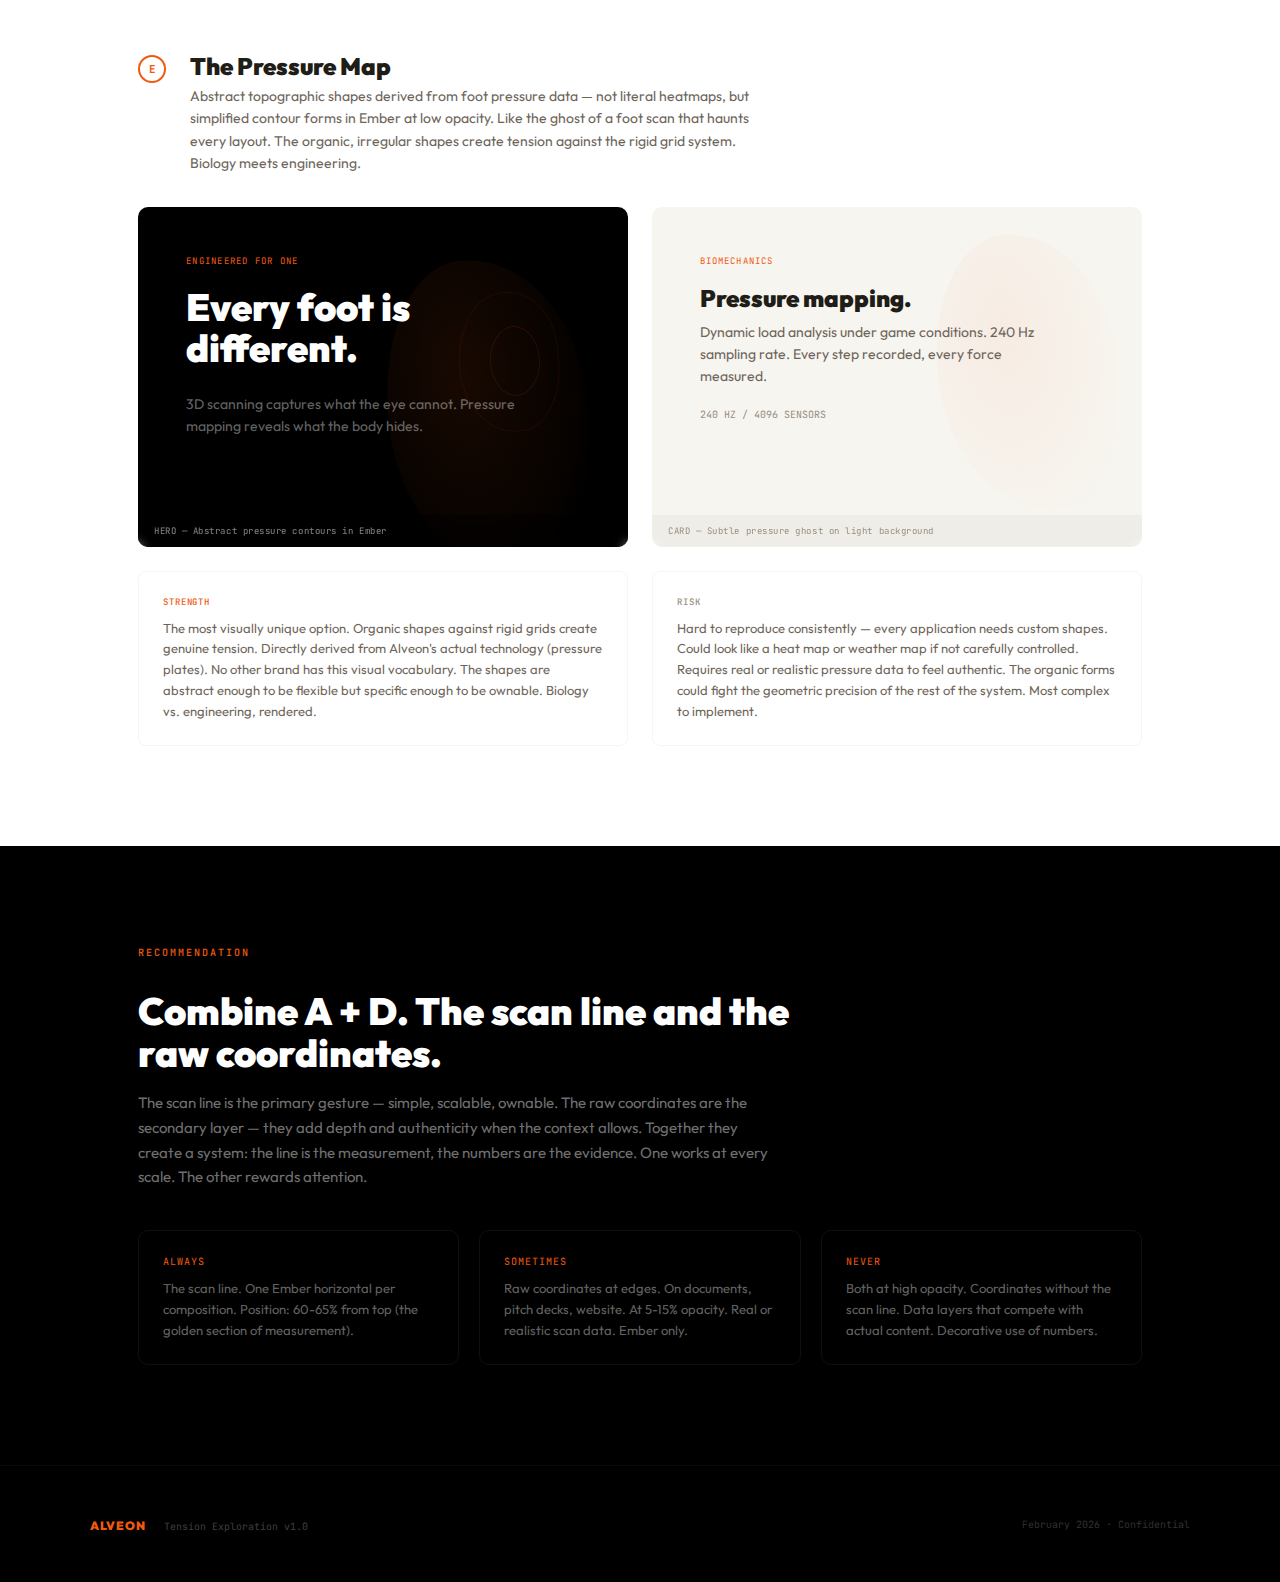
<file: alveon-tension.html>
<!DOCTYPE html>
<html lang="en">
<head>
<meta charset="UTF-8">
<meta name="viewport" content="width=device-width, initial-scale=1.0">
<title>ALVEON Tension Exploration</title>
<link href="https://fonts.googleapis.com/css2?family=Outfit:wght@300;400;500;600;700;800;900&family=JetBrains+Mono:wght@300;400;500;700&display=swap" rel="stylesheet">
<style>
  * { margin: 0; padding: 0; box-sizing: border-box; }
  :root {
    --dark: #201C16;
    --mid: #6E655A;
    --light: #9A8E80;
    --pale: #D1C9BD;
    --near-white: #F7F5F0;
    --white: #FFFFFF;
    --orange: #F05A10;
    --font-display: 'Outfit', sans-serif;
    --font-mono: 'JetBrains Mono', monospace;
  }
  html { font-size: 16px; scroll-behavior: smooth; }
  body { font-family: var(--font-display); background: var(--white); color: var(--dark); -webkit-font-smoothing: antialiased; }

  nav { position: fixed; top: 0; left: 0; right: 0; z-index: 100; background: rgba(255,255,255,0.92); backdrop-filter: blur(12px); border-bottom: 1px solid var(--near-white); padding: 16px 48px; display: flex; align-items: center; justify-content: space-between; }
  .nav-wordmark { font-weight: 900; font-size: 14px; letter-spacing: 0.06em; }
  .nav-doc { font-family: var(--font-mono); font-weight: 400; font-size: 10px; letter-spacing: 0.12em; text-transform: uppercase; color: var(--orange); }

  section { padding: 120px 48px 100px; max-width: 1100px; margin: 0 auto; }
  section:first-of-type { padding-top: 140px; }
  .full { max-width: 100%; }
  .full .inner { max-width: 1100px; margin: 0 auto; padding: 0 48px; }

  .label { font-family: var(--font-mono); font-size: 10px; font-weight: 500; letter-spacing: 0.2em; text-transform: uppercase; color: var(--orange); margin-bottom: 32px; }
  .title { font-weight: 900; font-size: clamp(26px, 3.5vw, 38px); line-height: 1.1; margin-bottom: 12px; }
  .subtitle { font-weight: 400; font-size: 15px; line-height: 1.65; color: var(--mid); max-width: 660px; margin-bottom: 48px; }

  /* ── DIRECTION CARDS ── */
  .dir-section {
    margin-bottom: 80px;
    padding-bottom: 80px;
    border-bottom: 1px solid var(--near-white);
  }
  .dir-section:last-child { border-bottom: none; margin-bottom: 0; padding-bottom: 0; }

  .dir-header {
    display: grid; grid-template-columns: auto 1fr; gap: 24px;
    margin-bottom: 32px; align-items: start;
  }
  .dir-num {
    font-family: var(--font-mono); font-size: 11px; font-weight: 700;
    color: var(--orange); width: 28px; height: 28px;
    display: flex; align-items: center; justify-content: center;
    border: 2px solid var(--orange); border-radius: 50%;
    flex-shrink: 0; margin-top: 4px;
  }
  .dir-name { font-weight: 900; font-size: 24px; margin-bottom: 4px; }
  .dir-concept { font-size: 14px; line-height: 1.6; color: var(--mid); max-width: 580px; }

  /* ── DEMO FRAMES ── */
  .demo-grid {
    display: grid; grid-template-columns: 1fr 1fr; gap: 24px;
    margin-bottom: 24px;
  }
  .demo-frame {
    border-radius: 10px; overflow: hidden; min-height: 340px;
    position: relative;
  }
  .demo-label {
    position: absolute; bottom: 0; left: 0; right: 0;
    padding: 10px 16px;
    font-family: var(--font-mono); font-size: 9px; letter-spacing: 0.06em;
    background: rgba(0,0,0,0.5); color: rgba(255,255,255,0.5);
    backdrop-filter: blur(4px);
  }

  /* ── ARGUMENT BOX ── */
  .arg-row {
    display: grid; grid-template-columns: 1fr 1fr; gap: 24px;
    margin-top: 24px;
  }
  .arg-box {
    padding: 24px; border-radius: 8px;
    border: 1px solid var(--near-white);
  }
  .arg-tag {
    font-family: var(--font-mono); font-size: 9px; font-weight: 500;
    letter-spacing: 0.1em; text-transform: uppercase; margin-bottom: 10px;
  }
  .arg-text { font-size: 13px; line-height: 1.6; color: var(--mid); }

  /* ═══════════════════════════════════════════ */
  /* TENSION A: SCAN LINE                        */
  /* ═══════════════════════════════════════════ */
  .scan-line-demo {
    background: #000; padding: 64px 48px;
    position: relative; overflow: hidden;
  }
  .scan-line {
    position: absolute; left: 0; right: 0;
    height: 1px; background: var(--orange);
    opacity: 0.6;
  }
  .scan-line-glow {
    position: absolute; left: 0; right: 0;
    height: 40px;
    background: linear-gradient(to bottom, rgba(240,90,16,0.08) 0%, transparent 100%);
  }

  /* ═══════════════════════════════════════════ */
  /* TENSION B: DATA GRID                        */
  /* ═══════════════════════════════════════════ */
  .data-grid-demo {
    background: #000; padding: 64px 48px;
    position: relative; overflow: hidden;
  }
  .data-grid-bg {
    position: absolute; top: 0; left: 0; right: 0; bottom: 0;
    background-image:
      linear-gradient(rgba(240,90,16,0.06) 1px, transparent 1px),
      linear-gradient(90deg, rgba(240,90,16,0.06) 1px, transparent 1px);
    background-size: 24px 24px;
  }
  .data-grid-highlight {
    position: absolute;
    border: 1px solid rgba(240,90,16,0.25);
    border-radius: 2px;
  }

  /* ═══════════════════════════════════════════ */
  /* TENSION C: THE CUT                          */
  /* ═══════════════════════════════════════════ */
  .cut-demo {
    position: relative; overflow: hidden;
  }
  .cut-diagonal {
    position: absolute; top: 0; bottom: 0;
    width: 3px;
    background: var(--orange);
    transform-origin: top center;
  }

  /* ═══════════════════════════════════════════ */
  /* TENSION D: RAW DATA                         */
  /* ═══════════════════════════════════════════ */
  .raw-data-demo {
    background: #000; padding: 48px;
    position: relative; overflow: hidden;
  }
  .raw-data-stream {
    font-family: var(--font-mono); font-size: 9px;
    line-height: 1.6; color: rgba(240,90,16,0.2);
    word-break: break-all; position: absolute;
    top: 0; left: 0; right: 0; bottom: 0; padding: 16px;
    overflow: hidden;
  }

  /* ═══════════════════════════════════════════ */
  /* TENSION E: COORDINATE SYSTEM                */
  /* ═══════════════════════════════════════════ */
  .coord-demo {
    background: #000; padding: 64px 48px;
    position: relative; overflow: hidden;
  }
  .coord-axis {
    position: absolute;
    background: rgba(240,90,16,0.2);
  }
  .coord-label {
    position: absolute;
    font-family: var(--font-mono); font-size: 8px;
    color: rgba(240,90,16,0.3);
  }
  .coord-point {
    position: absolute;
    width: 6px; height: 6px;
    background: var(--orange);
    border-radius: 50%;
  }

  @media (max-width: 768px) {
    nav { padding: 12px 24px; }
    section { padding: 80px 24px 60px; }
    .full .inner { padding: 0 24px; }
    .demo-grid { grid-template-columns: 1fr; }
    .arg-row { grid-template-columns: 1fr; }
    .dir-header { grid-template-columns: 1fr; }
  }
</style>
</head>
<body>

<nav>
  <span class="nav-wordmark">ALVEON</span>
  <span class="nav-doc">TENSION EXPLORATION</span>
</nav>

<!-- ═══════════════════════════════════════════════ -->
<!-- INTRO                                           -->
<!-- ═══════════════════════════════════════════════ -->
<section>
  <div class="label">The Missing Element</div>
  <h1 class="title">Every system needs a point of friction.</h1>
  <p class="subtitle">The Alveon brand system is clean, warm, and precise. It could also be a fintech. What's missing is the gesture that makes it unmistakably this brand — something that comes from what Alveon actually does. Scanning. Measuring. Mapping data onto bodies. Five directions for finding that edge.</p>

  <div style="display: grid; grid-template-columns: 1fr 1fr 1fr; gap: 16px; margin-top: 32px;">
    <div style="padding: 20px; border-radius: 8px; background: var(--near-white);">
      <div style="font-family: var(--font-mono); font-size: 9px; color: var(--orange); letter-spacing: 0.08em; margin-bottom: 8px;">THE RULE</div>
      <div style="font-size: 13px; line-height: 1.55; color: var(--mid);">The tension element must come from Alveon's process — scanning, measuring, constructing. Not from decoration.</div>
    </div>
    <div style="padding: 20px; border-radius: 8px; background: var(--near-white);">
      <div style="font-family: var(--font-mono); font-size: 9px; color: var(--orange); letter-spacing: 0.08em; margin-bottom: 8px;">THE CONSTRAINT</div>
      <div style="font-size: 13px; line-height: 1.55; color: var(--mid);">It must work in the existing system (Ember + Warm Sand + Heavy Block wordmark) without breaking it. Additive, not destructive.</div>
    </div>
    <div style="padding: 20px; border-radius: 8px; background: var(--near-white);">
      <div style="font-family: var(--font-mono); font-size: 9px; color: var(--orange); letter-spacing: 0.08em; margin-bottom: 8px;">THE TEST</div>
      <div style="font-size: 13px; line-height: 1.55; color: var(--mid);">Would someone see this element and think "that's Alveon" without reading the name? It should be ownable, not generic.</div>
    </div>
  </div>
</section>

<!-- ═══════════════════════════════════════════════ -->
<!-- DIRECTION A: THE SCAN LINE                      -->
<!-- ═══════════════════════════════════════════════ -->
<section style="border-top: 1px solid var(--near-white);">
  <div class="dir-section">
    <div class="dir-header">
      <div class="dir-num">A</div>
      <div>
        <div class="dir-name">The Scan Line</div>
        <div class="dir-concept">A single horizontal line of Ember that crosses layouts at a fixed position. The literal representation of a 3D scanner's laser passing over a surface. It cuts through images, intersects text, and divides compositions. It's always there. It's always orange. It always means: this is where we measure.</div>
      </div>
    </div>

    <div class="demo-grid">
      <!-- Hero usage -->
      <div class="demo-frame scan-line-demo">
        <div class="scan-line" style="top: 62%;"></div>
        <div class="scan-line-glow" style="top: 62%;"></div>
        <div style="position: relative; z-index: 1;">
          <div style="font-family: var(--font-mono); font-size: 9px; color: var(--orange); letter-spacing: 0.14em; margin-bottom: 20px;">ENGINEERED FOR ONE</div>
          <div style="font-weight: 900; font-size: 38px; color: #fff; line-height: 1.08; margin-bottom: 16px;">The first made-to-<br>measure football boot.</div>
          <div style="font-size: 14px; color: rgba(255,255,255,0.4); max-width: 380px; line-height: 1.6;">We scan. We measure. We construct. One athlete at a time.</div>
        </div>
        <div class="demo-label">WEBSITE HERO — Scan line at 62% height</div>
      </div>

      <!-- Data card usage -->
      <div class="demo-frame" style="background: var(--white); border: 1px solid var(--pale); padding: 48px; display: flex; flex-direction: column; justify-content: center;">
        <div style="position: relative;">
          <div style="font-family: var(--font-mono); font-size: 9px; color: var(--orange); letter-spacing: 0.12em; margin-bottom: 16px;">SCAN REPORT</div>
          <div style="font-weight: 900; font-size: 24px; color: var(--dark); margin-bottom: 6px;">Right Foot</div>
          <div style="font-size: 14px; color: var(--mid); line-height: 1.6; margin-bottom: 24px;">Foot length 271.3mm. Width 98.1mm.<br>Arch height 32.4mm.</div>
          <div style="height: 1px; background: var(--orange); margin: 0 -48px; opacity: 0.6;"></div>
          <div style="font-family: var(--font-mono); font-size: 10px; color: var(--light); margin-top: 24px;">AV-R-2026-0142 / HAMBURG</div>
        </div>
        <div class="demo-label" style="background: var(--near-white); color: var(--light);">DOCUMENT — Scan line as section divider</div>
      </div>
    </div>

    <div class="demo-grid">
      <!-- Pitch deck -->
      <div class="demo-frame" style="background: #000; padding: 48px; display: flex; align-items: center;">
        <div style="position: relative; width: 100%;">
          <div style="font-weight: 900; font-size: 72px; color: var(--orange); line-height: 1;">76%</div>
          <div style="height: 1px; background: var(--orange); margin: 16px 0; opacity: 0.4;"></div>
          <div style="font-size: 15px; color: rgba(255,255,255,0.5); line-height: 1.5;">of footballers experience discomfort<br>in the heel region alone.</div>
        </div>
        <div class="demo-label">PITCH DECK — Line separates claim from evidence</div>
      </div>

      <!-- Business card -->
      <div class="demo-frame" style="background: #000; padding: 40px; display: flex; flex-direction: column; justify-content: space-between;">
        <div>
          <div style="font-weight: 900; font-size: 16px; letter-spacing: 0.06em; color: #fff; margin-bottom: 32px;">ALVEON</div>
          <div style="font-weight: 600; font-size: 14px; color: #fff;">Jurgen Beltz</div>
          <div style="font-family: var(--font-mono); font-size: 10px; color: rgba(255,255,255,0.35); margin-top: 4px;">CO-FOUNDER / CEO</div>
        </div>
        <div>
          <div style="height: 1px; background: var(--orange); margin-bottom: 16px; opacity: 0.6;"></div>
          <div style="font-family: var(--font-mono); font-size: 10px; color: rgba(255,255,255,0.3); line-height: 1.8;">jurgen@alveon.com<br>alveon.com</div>
        </div>
        <div class="demo-label">BUSINESS CARD — Line as structural anchor</div>
      </div>
    </div>

    <div class="arg-row">
      <div class="arg-box">
        <div class="arg-tag" style="color: var(--orange);">STRENGTH</div>
        <div class="arg-text">Directly derived from the scanning process. Simple, ownable, infinitely scalable. Works at 1px on screen and 5mm on a building. Can be used as a divider, a highlight, or a compositional anchor. Doesn't compete with the wordmark. The most restrained option — one line.</div>
      </div>
      <div class="arg-box">
        <div class="arg-tag" style="color: var(--light);">RISK</div>
        <div class="arg-text">A horizontal line is not exactly groundbreaking. Could feel like a generic HR element if not applied with conviction. Needs consistent placement logic to avoid feeling random. The metaphor (scan line) is subtle — most people will just see a line.</div>
      </div>
    </div>
  </div>

  <!-- ═══════════════════════════════════════════ -->
  <!-- DIRECTION B: THE DATA LAYER                  -->
  <!-- ═══════════════════════════════════════════ -->
  <div class="dir-section">
    <div class="dir-header">
      <div class="dir-num">B</div>
      <div>
        <div class="dir-name">The Data Layer</div>
        <div class="dir-concept">A subtle 24px measurement grid in Ember that appears behind content in key moments. Like the graph paper under an engineering drawing. It says: this brand is built on data. Every decision is plotted, measured, verified. The grid fades out at the edges, as if the viewing window only shows part of a larger coordinate system.</div>
      </div>
    </div>

    <div class="demo-grid">
      <div class="demo-frame data-grid-demo">
        <div class="data-grid-bg"></div>
        <div class="data-grid-highlight" style="top: 30%; left: 15%; width: 120px; height: 80px;"></div>
        <div class="data-grid-highlight" style="top: 55%; left: 50%; width: 90px; height: 60px;"></div>
        <div style="position: relative; z-index: 1;">
          <div style="font-family: var(--font-mono); font-size: 9px; color: var(--orange); letter-spacing: 0.14em; margin-bottom: 20px;">ENGINEERED FOR ONE</div>
          <div style="font-weight: 900; font-size: 38px; color: #fff; line-height: 1.08; margin-bottom: 16px;">The first made-to-<br>measure football boot.</div>
          <div style="font-size: 14px; color: rgba(255,255,255,0.4); max-width: 380px; line-height: 1.6;">We scan. We measure. We construct. One athlete at a time.</div>
        </div>
        <div class="demo-label">WEBSITE HERO — Data grid as background texture</div>
      </div>

      <div class="demo-frame" style="background: var(--near-white); padding: 48px; display: flex; flex-direction: column; justify-content: center; position: relative; overflow: hidden;">
        <div style="position: absolute; top: 0; left: 0; right: 0; bottom: 0; background-image: linear-gradient(rgba(240,90,16,0.04) 1px, transparent 1px), linear-gradient(90deg, rgba(240,90,16,0.04) 1px, transparent 1px); background-size: 24px 24px;"></div>
        <div style="position: relative; z-index: 1;">
          <div style="font-family: var(--font-mono); font-size: 9px; color: var(--orange); letter-spacing: 0.12em; margin-bottom: 16px;">3D SCANNING</div>
          <div style="font-weight: 900; font-size: 24px; color: var(--dark); margin-bottom: 8px;">Complete foot geometry.</div>
          <div style="font-size: 14px; color: var(--mid); line-height: 1.6;">Every surface measured. Including the plantar region most scanners miss.</div>
          <div style="font-family: var(--font-mono); font-size: 10px; color: var(--light); margin-top: 20px;">12 SECONDS PER SCAN</div>
        </div>
        <div class="demo-label" style="background: rgba(0,0,0,0.04); color: var(--light);">CONTENT CARD — Grid as subtle texture on light</div>
      </div>
    </div>

    <div class="arg-row">
      <div class="arg-box">
        <div class="arg-tag" style="color: var(--orange);">STRENGTH</div>
        <div class="arg-text">Creates immediate "engineering" recognition. Connects to the 8px grid system literally. Can be applied at any opacity for different contexts. Works as a background texture that adds depth without competing. The highlighted zones can draw attention to specific data points.</div>
      </div>
      <div class="arg-box">
        <div class="arg-tag" style="color: var(--light);">RISK</div>
        <div class="arg-text">Blueprint/graph paper aesthetic is overused in "tech" branding. Can feel busy or noisy, especially on light backgrounds. The grid-on-grid (layout grid + visual grid) could create moiré or confusion. Works better digitally than in print.</div>
      </div>
    </div>
  </div>

  <!-- ═══════════════════════════════════════════ -->
  <!-- DIRECTION C: THE DIAGONAL CUT                -->
  <!-- ═══════════════════════════════════════════ -->
  <div class="dir-section">
    <div class="dir-header">
      <div class="dir-num">C</div>
      <div>
        <div class="dir-name">The Diagonal Cut</div>
        <div class="dir-concept">A single diagonal line — the angle of the A and V from the wordmark — used as a compositional device. It splits backgrounds, cuts through images, and creates asymmetric divisions. The angle is fixed and derived from the letterforms. It's not arbitrary. It's the geometry of ALVEON itself, extracted and amplified.</div>
      </div>
    </div>

    <div class="demo-grid">
      <!-- Diagonal split background -->
      <div class="demo-frame" style="position: relative; overflow: hidden;">
        <div style="position: absolute; top: 0; left: 0; right: 0; bottom: 0; background: #000;"></div>
        <div style="position: absolute; top: 0; right: 0; bottom: 0; width: 55%; background: var(--dark); clip-path: polygon(15% 0, 100% 0, 100% 100%, 0% 100%);"></div>
        <div style="position: absolute; top: 0; bottom: 0; width: 3px; background: var(--orange); left: 42%; transform: skewX(-12deg); opacity: 0.7;"></div>
        <div style="position: relative; z-index: 1; padding: 48px;">
          <div style="font-family: var(--font-mono); font-size: 9px; color: var(--orange); letter-spacing: 0.14em; margin-bottom: 20px;">ENGINEERED FOR ONE</div>
          <div style="font-weight: 900; font-size: 36px; color: #fff; line-height: 1.08; margin-bottom: 16px;">The football<br>boot is broken.</div>
          <div style="font-size: 14px; color: rgba(255,255,255,0.4); max-width: 320px; line-height: 1.6; margin-top: 32px;">We are here to fix it.</div>
        </div>
        <div class="demo-label">HERO — Diagonal splits two tones + ember cut</div>
      </div>

      <!-- Business card with diagonal -->
      <div class="demo-frame" style="position: relative; overflow: hidden; background: #000;">
        <div style="position: absolute; top: 0; right: 0; bottom: 0; width: 40%; background: var(--orange); clip-path: polygon(20% 0, 100% 0, 100% 100%, 0% 100%);"></div>
        <div style="position: relative; z-index: 1; padding: 40px; display: flex; flex-direction: column; justify-content: space-between; height: 100%;">
          <div>
            <div style="font-weight: 900; font-size: 16px; letter-spacing: 0.06em; color: #fff;">ALVEON</div>
          </div>
          <div>
            <div style="font-weight: 600; font-size: 14px; color: #fff;">Jurgen Beltz</div>
            <div style="font-family: var(--font-mono); font-size: 10px; color: rgba(255,255,255,0.4); margin-top: 4px;">CO-FOUNDER / CEO</div>
            <div style="font-family: var(--font-mono); font-size: 10px; color: rgba(255,255,255,0.3); margin-top: 12px; line-height: 1.8;">jurgen@alveon.com<br>alveon.com</div>
          </div>
        </div>
        <div class="demo-label">BUSINESS CARD — Ember diagonal as background</div>
      </div>
    </div>

    <div class="arg-row">
      <div class="arg-box">
        <div class="arg-tag" style="color: var(--orange);">STRENGTH</div>
        <div class="arg-text">Derived from the actual letterforms (A/V angle). Creates dynamic, asymmetric compositions that feel active, not static. The 10% orange rule works perfectly here — a thin diagonal of Ember cuts through a monochrome composition. This is the boldest, most visually distinctive option.</div>
      </div>
      <div class="arg-box">
        <div class="arg-tag" style="color: var(--light);">RISK</div>
        <div class="arg-text">Diagonal cuts are a strong trend in sports branding (Nike, Under Armour, PUMA). Could read as "generic sporty" rather than "engineering precision." Hard to control at small scales. The angle needs to be exact and consistent — any variation and it breaks.</div>
      </div>
    </div>
  </div>

  <!-- ═══════════════════════════════════════════ -->
  <!-- DIRECTION D: RAW COORDINATES                 -->
  <!-- ═══════════════════════════════════════════ -->
  <div class="dir-section">
    <div class="dir-header">
      <div class="dir-num">D</div>
      <div>
        <div class="dir-name">Raw Coordinates</div>
        <div class="dir-concept">Tiny, semi-transparent scan coordinates running along edges and margins. Not as decoration — as the actual residue of the manufacturing process. Like the registration marks on a printed sheet or the metadata a scanner leaves behind. The brand shows its work. Every touchpoint whispers: this was measured.</div>
      </div>
    </div>

    <div class="demo-grid">
      <!-- Hero with coordinates -->
      <div class="demo-frame" style="background: #000; padding: 48px; position: relative; overflow: hidden;">
        <!-- Edge coordinates -->
        <div style="position: absolute; top: 16px; left: 16px; font-family: var(--font-mono); font-size: 7px; color: rgba(240,90,16,0.2); line-height: 1.6; letter-spacing: 0.02em;">
          x0.000 y0.000 z0.000<br>
          x0.000 y24.00 z0.000<br>
          x0.000 y48.00 z0.000
        </div>
        <div style="position: absolute; top: 16px; right: 16px; font-family: var(--font-mono); font-size: 7px; color: rgba(240,90,16,0.15); text-align: right; line-height: 1.6;">
          REF:AV-R-2026-0142<br>
          SCAN:001 OF 240<br>
          RES:0.1MM
        </div>
        <div style="position: absolute; bottom: 48px; left: 16px; right: 16px; font-family: var(--font-mono); font-size: 7px; color: rgba(240,90,16,0.12); letter-spacing: 0.02em; word-break: break-all; line-height: 1.5;">271.3 98.1 32.4 4.2 186.7 102.3 28.9 3.8 271.1 97.9 32.6 4.1 186.5 102.1 29.0 3.9 271.4 98.2 32.3 4.3 186.8 102.4 28.8 3.7</div>
        <!-- Main content -->
        <div style="position: relative; z-index: 1; padding: 32px 0;">
          <div style="font-family: var(--font-mono); font-size: 9px; color: var(--orange); letter-spacing: 0.14em; margin-bottom: 20px;">ENGINEERED FOR ONE</div>
          <div style="font-weight: 900; font-size: 38px; color: #fff; line-height: 1.08; margin-bottom: 16px;">The first made-to-<br>measure football boot.</div>
          <div style="font-size: 14px; color: rgba(255,255,255,0.4); max-width: 380px; line-height: 1.6;">3D scanning. Biomechanical research. Digital manufacturing. Constructed for exactly one player's foot.</div>
        </div>
        <div class="demo-label">HERO — Coordinate residue at edges and margins</div>
      </div>

      <!-- Document with coordinates -->
      <div class="demo-frame" style="background: var(--white); border: 1px solid var(--pale); padding: 48px; position: relative; overflow: hidden;">
        <div style="position: absolute; top: 12px; left: 12px; font-family: var(--font-mono); font-size: 7px; color: rgba(240,90,16,0.15); line-height: 1.6;">
          p.001<br>v2.0
        </div>
        <div style="position: absolute; top: 12px; right: 12px; font-family: var(--font-mono); font-size: 7px; color: rgba(240,90,16,0.15); text-align: right;">
          210×297<br>A4
        </div>
        <div style="position: absolute; bottom: 12px; left: 12px; right: 12px; font-family: var(--font-mono); font-size: 7px; color: rgba(240,90,16,0.1); letter-spacing: 0.02em;">
          alveon.gmbh / hamburg / 53.5511°N 9.9937°E / confidential
        </div>
        <div style="position: relative; z-index: 1;">
          <div style="font-family: var(--font-mono); font-size: 9px; color: var(--orange); letter-spacing: 0.12em; margin-bottom: 16px;">BRAND FOUNDATION</div>
          <div style="font-weight: 900; font-size: 28px; color: var(--dark); margin-bottom: 10px;">Every foot is different.</div>
          <div style="font-size: 14px; color: var(--mid); line-height: 1.65; max-width: 420px;">Athletes push their bodies to the limit. They train in the dark, play through pain, and dedicate years of their lives to a sport that demands everything.</div>
        </div>
        <div class="demo-label" style="background: var(--near-white); color: var(--light);">DOCUMENT — Coordinates as margin metadata</div>
      </div>
    </div>

    <div class="demo-grid">
      <!-- Business card -->
      <div class="demo-frame" style="background: #000; padding: 40px; position: relative; overflow: hidden;">
        <div style="position: absolute; bottom: 12px; left: 12px; right: 12px; font-family: var(--font-mono); font-size: 6px; color: rgba(240,90,16,0.12); letter-spacing: 0.02em;">53.5511°N 9.9937°E / AV-2026 / HAMBURG</div>
        <div style="position: absolute; top: 12px; right: 12px; font-family: var(--font-mono); font-size: 6px; color: rgba(240,90,16,0.12);">001/500</div>
        <div style="display: flex; flex-direction: column; justify-content: space-between; height: 100%; position: relative; z-index: 1;">
          <div>
            <div style="font-weight: 900; font-size: 16px; letter-spacing: 0.06em; color: #fff;">ALVEON</div>
          </div>
          <div>
            <div style="height: 1px; background: var(--orange); opacity: 0.4; margin-bottom: 16px;"></div>
            <div style="font-weight: 600; font-size: 14px; color: #fff;">Jurgen Beltz</div>
            <div style="font-family: var(--font-mono); font-size: 10px; color: rgba(255,255,255,0.35); margin-top: 4px;">CO-FOUNDER / CEO</div>
          </div>
        </div>
        <div class="demo-label">CARD — Coordinates + scan line combined</div>
      </div>

      <!-- Pitch stat -->
      <div class="demo-frame" style="background: #000; padding: 48px; position: relative; overflow: hidden;">
        <div style="position: absolute; top: 0; left: 0; right: 0; bottom: 0; font-family: var(--font-mono); font-size: 7px; color: rgba(240,90,16,0.06); line-height: 1.4; padding: 12px; word-break: break-all; overflow: hidden;">271.3 98.1 32.4 4.2 186.7 102.3 28.9 3.8 271.1 97.9 32.6 4.1 186.5 102.1 29.0 3.9 271.4 98.2 32.3 4.3 186.8 102.4 28.8 3.7 270.9 98.0 32.5 4.0 186.6 102.2 29.1 3.8 271.2 98.3 32.2 4.4 186.9 102.5 28.7 3.6 271.3 98.1 32.4 4.2 186.7 102.3 28.9 3.8 271.1 97.9 32.6 4.1 186.5 102.1 29.0 3.9 271.4 98.2 32.3 4.3 186.8 102.4 28.8 3.7 270.9 98.0 32.5 4.0 186.6 102.2 29.1 3.8 271.2 98.3 32.2 4.4 186.9 102.5 28.7 3.6 271.3 98.1 32.4 4.2 186.7 102.3 28.9 3.8 271.1 97.9 32.6 4.1 186.5 102.1 29.0 3.9 271.4 98.2 32.3 4.3 186.8 102.4 28.8 3.7 270.9 98.0 32.5 4.0 186.6 102.2 29.1</div>
        <div style="position: relative; z-index: 1; display: flex; flex-direction: column; height: 100%; justify-content: center;">
          <div style="font-weight: 900; font-size: 80px; color: var(--orange); line-height: 1;">76%</div>
          <div style="height: 1px; background: var(--orange); opacity: 0.3; margin: 16px 0;"></div>
          <div style="font-size: 15px; color: rgba(255,255,255,0.5);">of footballers experience heel discomfort.</div>
          <div style="font-family: var(--font-mono); font-size: 9px; color: rgba(255,255,255,0.15); margin-top: 12px;">SOURCE: LOUGHBOROUGH UNIVERSITY / ISEA 2024</div>
        </div>
        <div class="demo-label">PITCH DECK — Data stream as background layer</div>
      </div>
    </div>

    <div class="arg-row">
      <div class="arg-box">
        <div class="arg-tag" style="color: var(--orange);">STRENGTH</div>
        <div class="arg-text">The most authentic option. This is what Alveon actually produces — coordinate data. It creates a layered, almost forensic aesthetic. At low opacity, it adds depth without noise. Combines naturally with the scan line. Every piece of communication carries traces of the process. This is hard to copy because it comes from real data.</div>
      </div>
      <div class="arg-box">
        <div class="arg-tag" style="color: var(--light);">RISK</div>
        <div class="arg-text">Can feel cluttered if overdone. At small scales (business card), the micro-text becomes unreadable noise. Requires careful opacity control. Might confuse people who think the numbers mean something specific. Needs a clear rule about when and where it appears.</div>
      </div>
    </div>
  </div>

  <!-- ═══════════════════════════════════════════ -->
  <!-- DIRECTION E: THE PRESSURE MAP                -->
  <!-- ═══════════════════════════════════════════ -->
  <div class="dir-section">
    <div class="dir-header">
      <div class="dir-num">E</div>
      <div>
        <div class="dir-name">The Pressure Map</div>
        <div class="dir-concept">Abstract topographic shapes derived from foot pressure data — not literal heatmaps, but simplified contour forms in Ember at low opacity. Like the ghost of a foot scan that haunts every layout. The organic, irregular shapes create tension against the rigid grid system. Biology meets engineering.</div>
      </div>
    </div>

    <div class="demo-grid">
      <div class="demo-frame" style="background: #000; padding: 48px; position: relative; overflow: hidden;">
        <!-- Abstract pressure shapes -->
        <div style="position: absolute; top: 15%; right: 8%; width: 200px; height: 320px; border-radius: 45% 55% 40% 60% / 50% 45% 55% 50%; background: radial-gradient(ellipse at 40% 35%, rgba(240,90,16,0.1) 0%, rgba(240,90,16,0.03) 60%, transparent 80%); transform: rotate(-8deg);"></div>
        <div style="position: absolute; top: 25%; right: 14%; width: 100px; height: 140px; border-radius: 50% 50% 45% 55% / 55% 45% 50% 50%; border: 1px solid rgba(240,90,16,0.08); transform: rotate(-5deg);"></div>
        <div style="position: absolute; top: 35%; right: 18%; width: 50px; height: 70px; border-radius: 50%; border: 1px solid rgba(240,90,16,0.12); transform: rotate(-3deg);"></div>
        <div style="position: relative; z-index: 1;">
          <div style="font-family: var(--font-mono); font-size: 9px; color: var(--orange); letter-spacing: 0.14em; margin-bottom: 20px;">ENGINEERED FOR ONE</div>
          <div style="font-weight: 900; font-size: 38px; color: #fff; line-height: 1.08; margin-bottom: 16px;">Every foot is<br>different.</div>
          <div style="font-size: 14px; color: rgba(255,255,255,0.4); max-width: 360px; line-height: 1.6; margin-top: 24px;">3D scanning captures what the eye cannot. Pressure mapping reveals what the body hides.</div>
        </div>
        <div class="demo-label">HERO — Abstract pressure contours in Ember</div>
      </div>

      <div class="demo-frame" style="background: var(--near-white); padding: 48px; position: relative; overflow: hidden;">
        <!-- Lighter pressure shapes -->
        <div style="position: absolute; bottom: 10%; right: 5%; width: 180px; height: 280px; border-radius: 45% 55% 40% 60% / 50% 45% 55% 50%; background: radial-gradient(ellipse at 40% 35%, rgba(240,90,16,0.06) 0%, rgba(240,90,16,0.02) 60%, transparent 80%); transform: rotate(-8deg);"></div>
        <div style="position: relative; z-index: 1;">
          <div style="font-family: var(--font-mono); font-size: 9px; color: var(--orange); letter-spacing: 0.12em; margin-bottom: 16px;">BIOMECHANICS</div>
          <div style="font-weight: 900; font-size: 24px; color: var(--dark); margin-bottom: 8px;">Pressure mapping.</div>
          <div style="font-size: 14px; color: var(--mid); line-height: 1.6; max-width: 360px;">Dynamic load analysis under game conditions. 240 Hz sampling rate. Every step recorded, every force measured.</div>
          <div style="font-family: var(--font-mono); font-size: 10px; color: var(--light); margin-top: 20px;">240 HZ / 4096 SENSORS</div>
        </div>
        <div class="demo-label" style="background: rgba(0,0,0,0.03); color: var(--light);">CARD — Subtle pressure ghost on light background</div>
      </div>
    </div>

    <div class="arg-row">
      <div class="arg-box">
        <div class="arg-tag" style="color: var(--orange);">STRENGTH</div>
        <div class="arg-text">The most visually unique option. Organic shapes against rigid grids create genuine tension. Directly derived from Alveon's actual technology (pressure plates). No other brand has this visual vocabulary. The shapes are abstract enough to be flexible but specific enough to be ownable. Biology vs. engineering, rendered.</div>
      </div>
      <div class="arg-box">
        <div class="arg-tag" style="color: var(--light);">RISK</div>
        <div class="arg-text">Hard to reproduce consistently — every application needs custom shapes. Could look like a heat map or weather map if not carefully controlled. Requires real or realistic pressure data to feel authentic. The organic forms could fight the geometric precision of the rest of the system. Most complex to implement.</div>
      </div>
    </div>
  </div>
</section>

<!-- ═══════════════════════════════════════════════ -->
<!-- VERDICT                                         -->
<!-- ═══════════════════════════════════════════════ -->
<section class="full" style="background: #000; padding: 100px 0;">
  <div class="inner">
    <div class="label" style="color: var(--orange);">Recommendation</div>
    <h2 class="title" style="color: #fff; max-width: 700px;">Combine A + D. The scan line and the raw coordinates.</h2>
    <p style="font-size: 15px; line-height: 1.65; color: rgba(255,255,255,0.45); max-width: 640px; margin-top: 16px; margin-bottom: 40px;">
      The scan line is the primary gesture — simple, scalable, ownable. The raw coordinates are the secondary layer — they add depth and authenticity when the context allows. Together they create a system: the line is the measurement, the numbers are the evidence. One works at every scale. The other rewards attention.
    </p>

    <div style="display: grid; grid-template-columns: 1fr 1fr 1fr; gap: 20px;">
      <div style="padding: 24px; border-radius: 10px; border: 1px solid rgba(255,255,255,0.06);">
        <div style="font-family: var(--font-mono); font-size: 10px; color: var(--orange); letter-spacing: 0.1em; margin-bottom: 10px;">ALWAYS</div>
        <div style="font-size: 13px; line-height: 1.6; color: rgba(255,255,255,0.4);">The scan line. One Ember horizontal per composition. Position: 60-65% from top (the golden section of measurement).</div>
      </div>
      <div style="padding: 24px; border-radius: 10px; border: 1px solid rgba(255,255,255,0.06);">
        <div style="font-family: var(--font-mono); font-size: 10px; color: var(--orange); letter-spacing: 0.1em; margin-bottom: 10px;">SOMETIMES</div>
        <div style="font-size: 13px; line-height: 1.6; color: rgba(255,255,255,0.4);">Raw coordinates at edges. On documents, pitch decks, website. At 5-15% opacity. Real or realistic scan data. Ember only.</div>
      </div>
      <div style="padding: 24px; border-radius: 10px; border: 1px solid rgba(255,255,255,0.06);">
        <div style="font-family: var(--font-mono); font-size: 10px; color: var(--orange); letter-spacing: 0.1em; margin-bottom: 10px;">NEVER</div>
        <div style="font-size: 13px; line-height: 1.6; color: rgba(255,255,255,0.4);">Both at high opacity. Coordinates without the scan line. Data layers that compete with actual content. Decorative use of numbers.</div>
      </div>
    </div>
  </div>
</section>

<!-- FOOTER -->
<div style="background: #000; padding: 48px; border-top: 1px solid rgba(255,255,255,0.04);">
  <div style="max-width: 1100px; margin: 0 auto; display: flex; justify-content: space-between; align-items: center;">
    <div>
      <span style="font-weight: 900; font-size: 12px; letter-spacing: 0.06em; color: var(--orange);">ALVEON</span>
      <span style="font-family: var(--font-mono); font-size: 10px; color: rgba(255,255,255,0.25); margin-left: 16px;">Tension Exploration v1.0</span>
    </div>
    <div style="font-family: var(--font-mono); font-size: 10px; color: rgba(255,255,255,0.2);">February 2026 &middot; Confidential</div>
  </div>
</div>

</body>
</html>
</file>
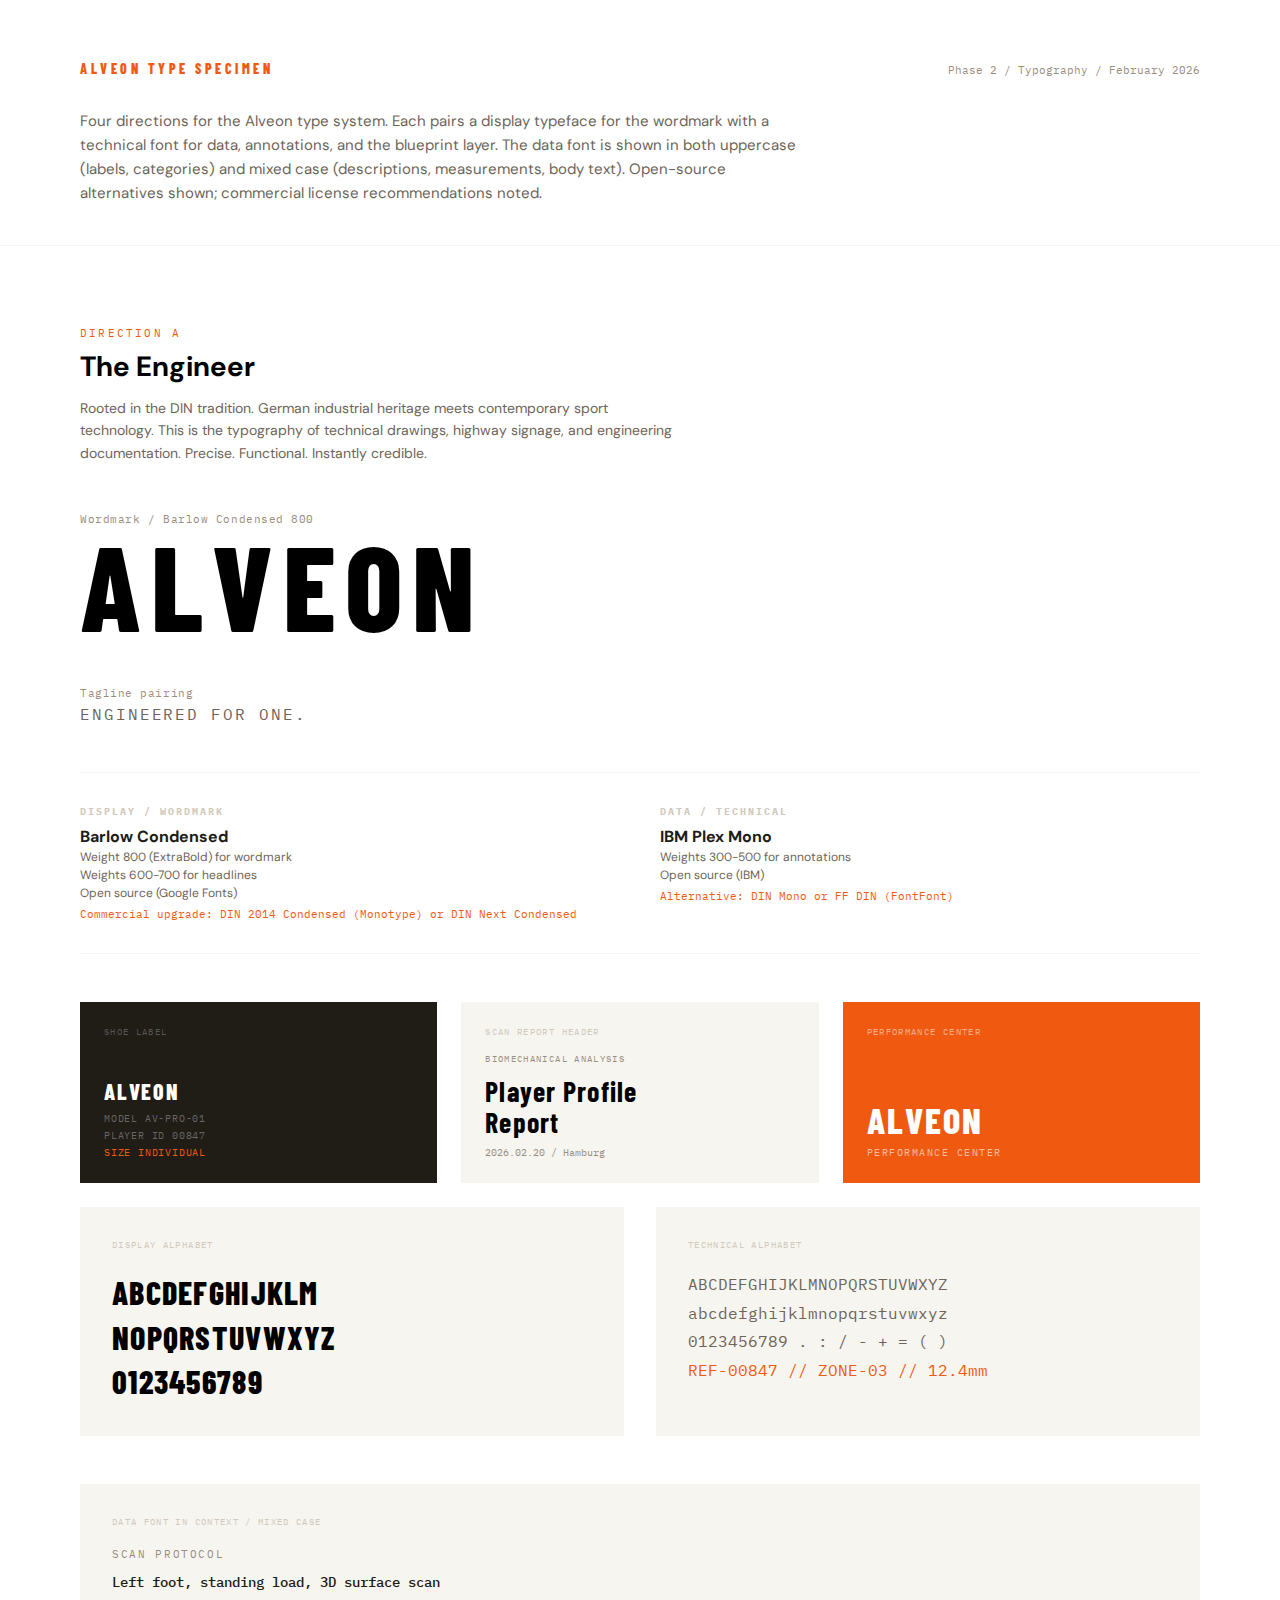
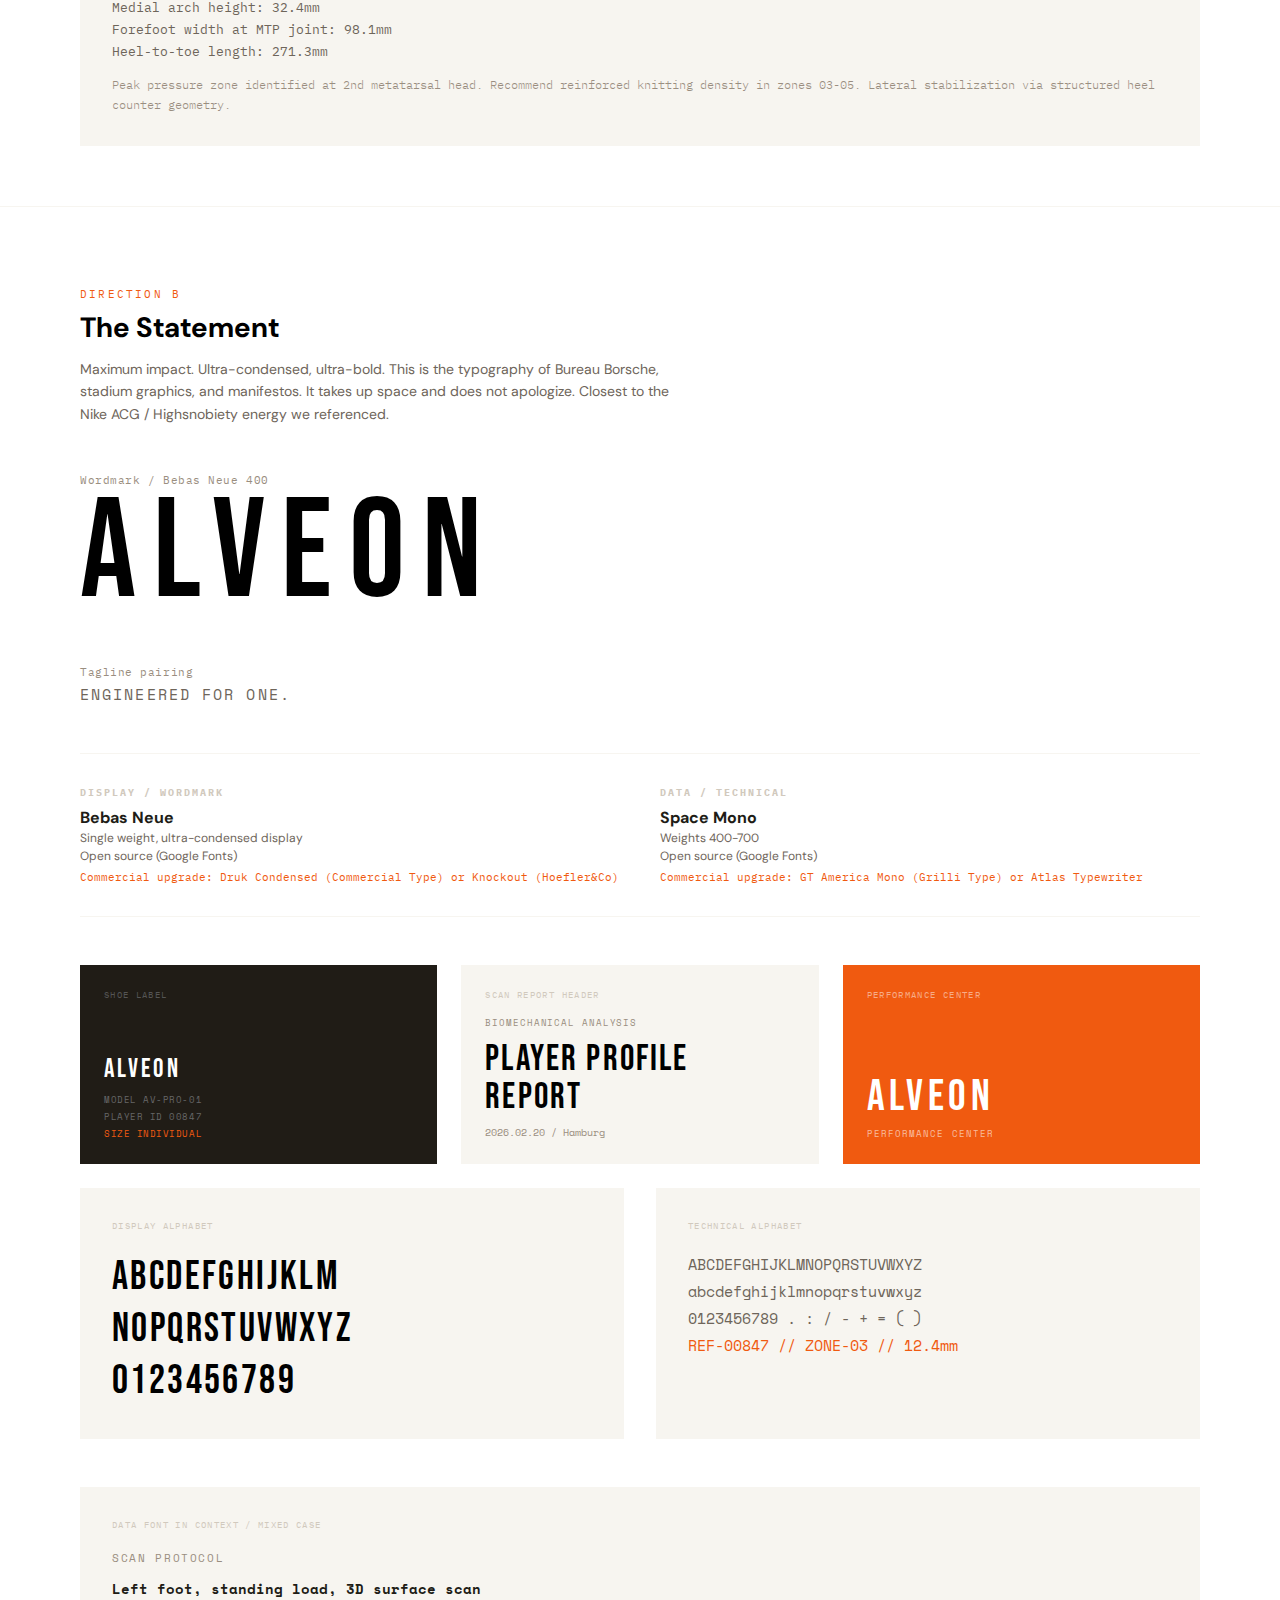
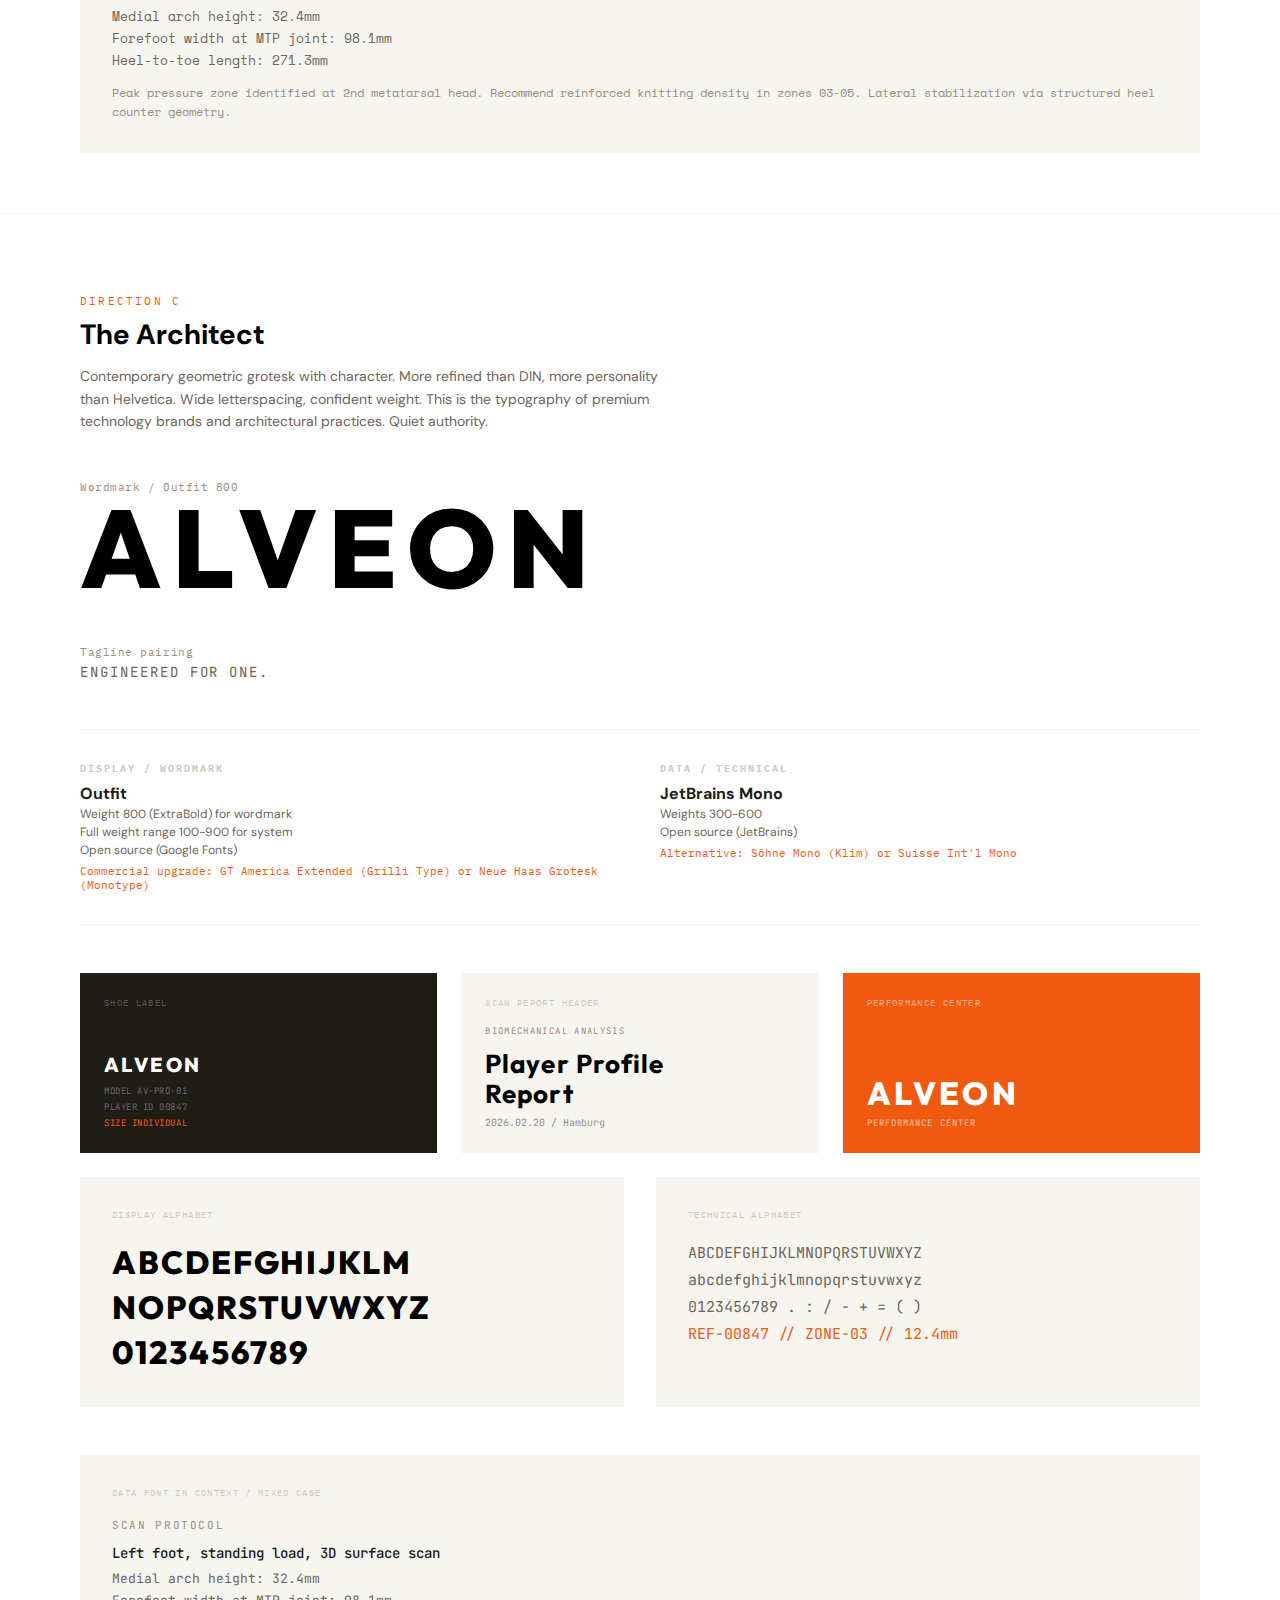
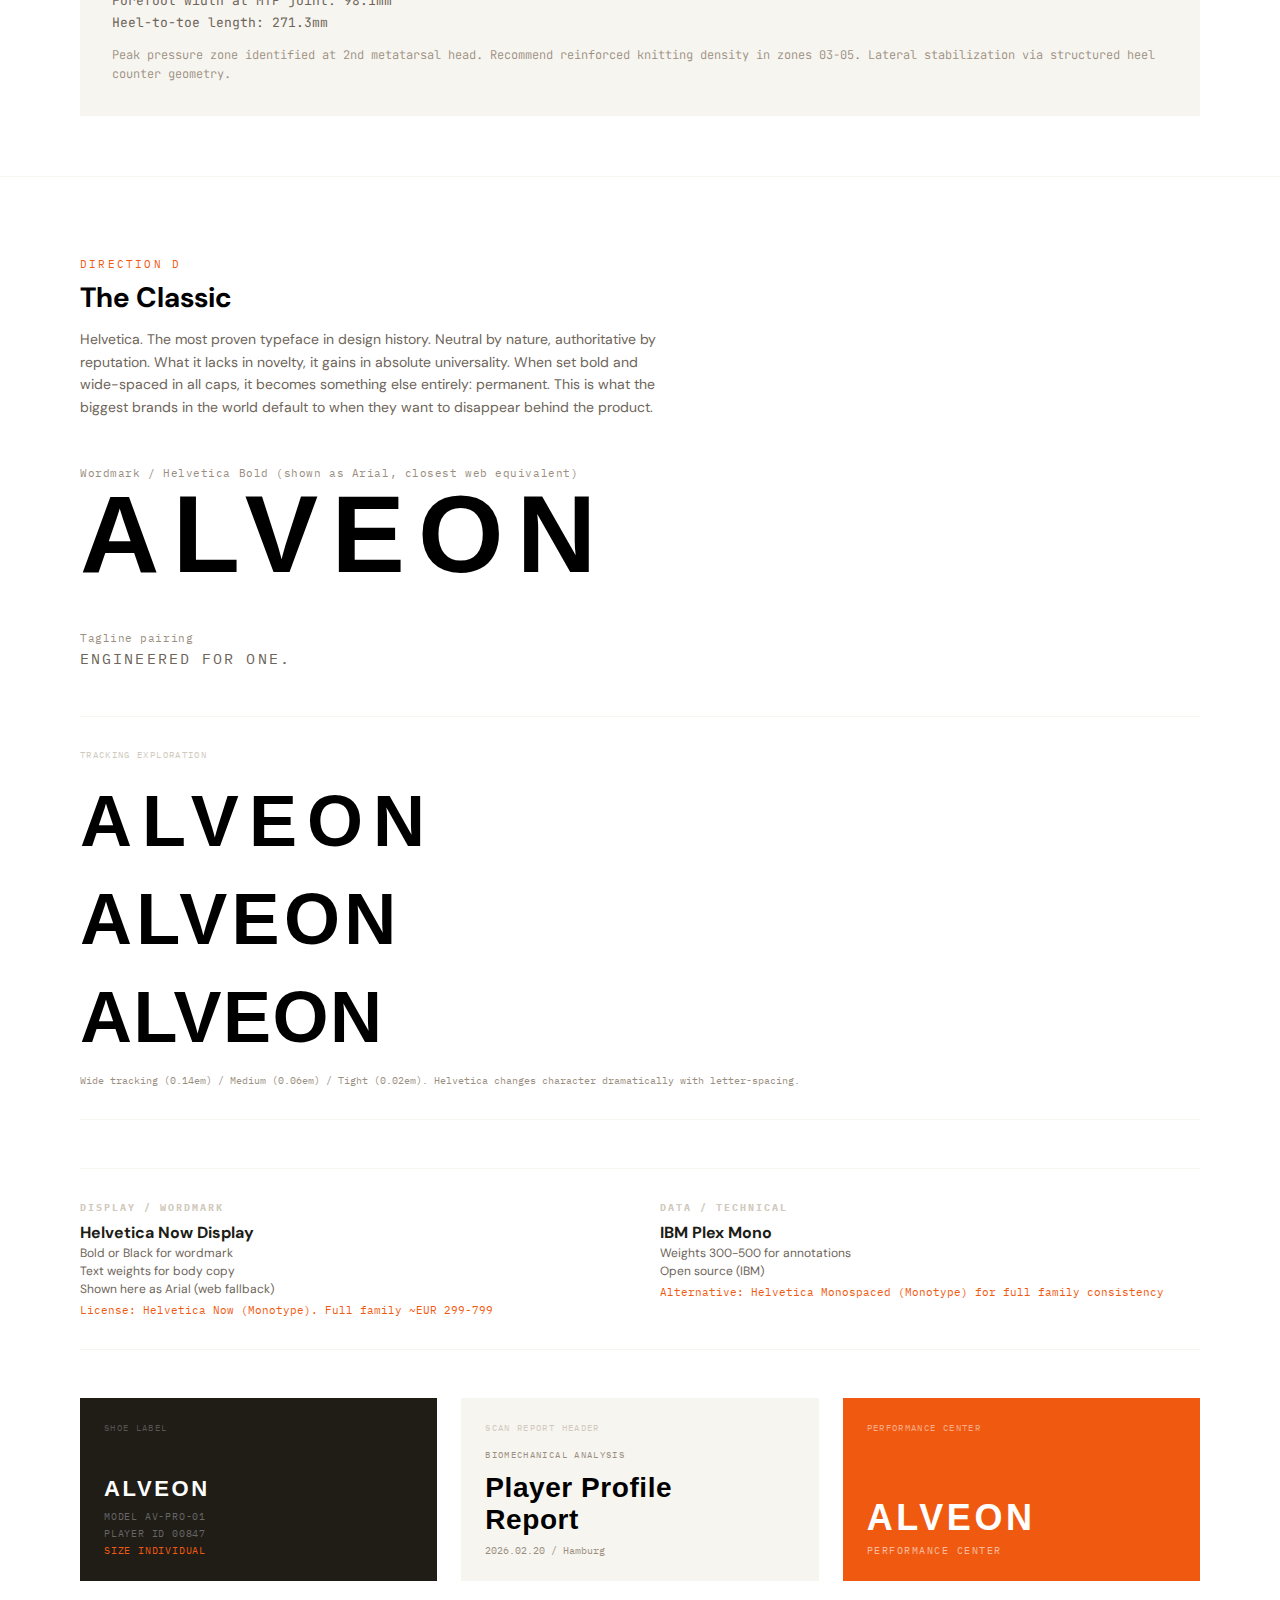
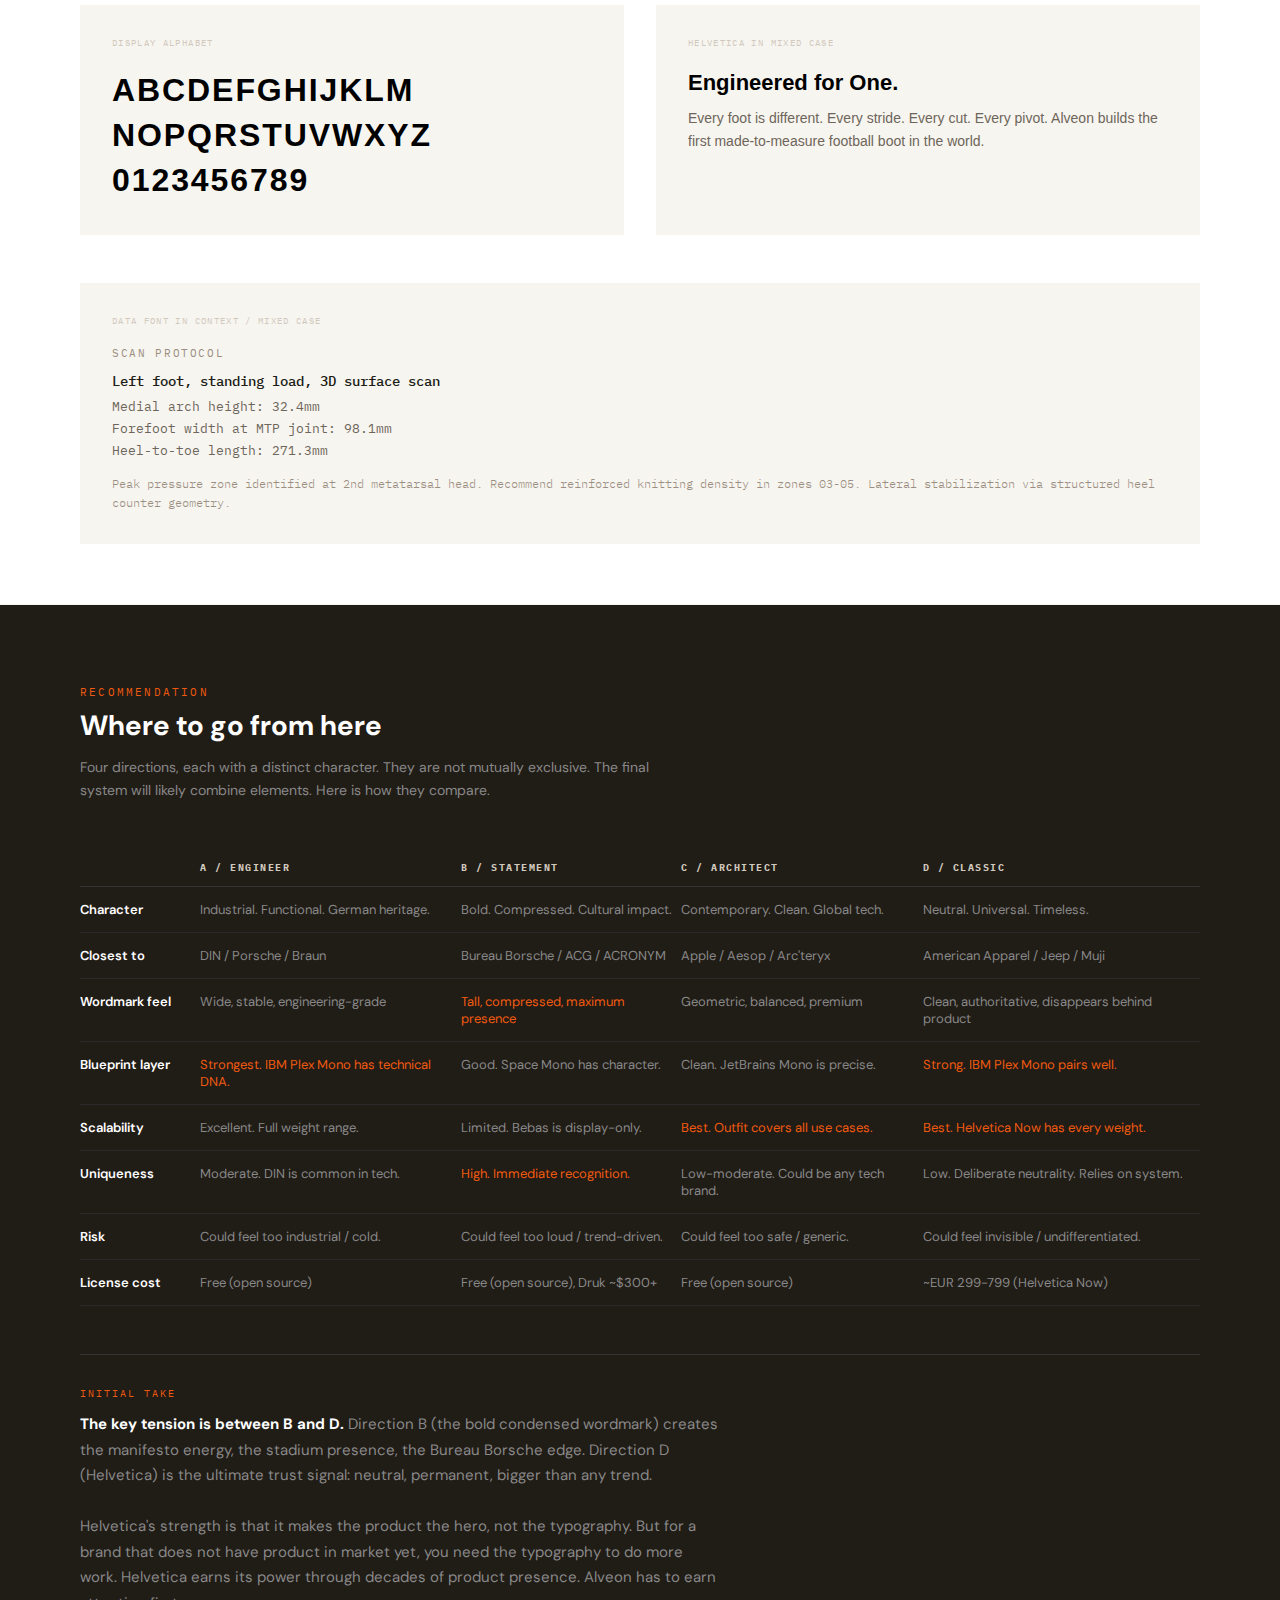
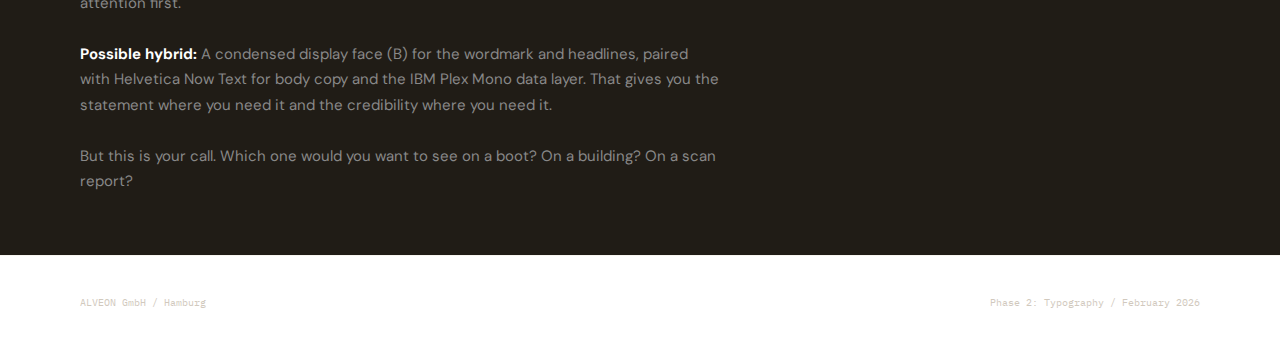
<file: alveon-type-specimen.html>
<!DOCTYPE html>
<html lang="en">
<head>
<meta charset="UTF-8">
<meta name="viewport" content="width=device-width, initial-scale=1.0">
<title>ALVEON Type Specimen</title>
<link rel="preconnect" href="https://fonts.googleapis.com">
<link rel="preconnect" href="https://fonts.gstatic.com" crossorigin>
<link href="https://fonts.googleapis.com/css2?family=Barlow+Condensed:wght@600;700;800;900&family=Bebas+Neue&family=Archivo+Black&family=Archivo+Narrow:wght@400;500;600;700&family=Space+Mono:wght@400;700&family=IBM+Plex+Mono:wght@300;400;500;600&family=JetBrains+Mono:wght@300;400;500;600&family=DM+Sans:wght@400;500;600;700;800;900&family=DM+Mono:wght@300;400;500&family=Outfit:wght@400;500;600;700;800;900&family=Plus+Jakarta+Sans:wght@400;500;600;700;800&family=Syne:wght@400;500;600;700;800&family=Space+Grotesk:wght@400;500;600;700&display=swap" rel="stylesheet">
<style>
  :root {
    --black: #000000;
    --dark: #201C16;
    --mid: #6E655A;
    --light: #9A8E80;
    --pale: #D1C9BD;
    --near-white: #F7F5F0;
    --white: #FFFFFF;
    --orange: #F05A10;
  }

  * { margin: 0; padding: 0; box-sizing: border-box; }

  body {
    background: var(--white);
    color: var(--dark);
    -webkit-font-smoothing: antialiased;
  }

  /* ---- HEADER ---- */
  .header {
    padding: 60px 80px 40px;
    border-bottom: 1px solid var(--near-white);
  }
  .header-top {
    display: flex;
    justify-content: space-between;
    align-items: baseline;
  }
  .header h1 {
    font-family: 'Barlow Condensed', sans-serif;
    font-weight: 800;
    font-size: 14px;
    letter-spacing: 0.25em;
    text-transform: uppercase;
    color: var(--orange);
  }
  .header .version {
    font-family: 'IBM Plex Mono', monospace;
    font-size: 11px;
    color: var(--light);
  }
  .header .subtitle {
    margin-top: 32px;
    font-family: 'DM Sans', sans-serif;
    font-size: 15px;
    color: var(--mid);
    max-width: 720px;
    line-height: 1.6;
  }

  /* ---- DIRECTION BLOCK ---- */
  .direction {
    padding: 80px 80px 60px;
    border-bottom: 1px solid var(--near-white);
  }
  .direction:last-child {
    border-bottom: none;
  }
  .direction-label {
    font-family: 'IBM Plex Mono', monospace;
    font-size: 11px;
    letter-spacing: 0.2em;
    text-transform: uppercase;
    color: var(--orange);
    margin-bottom: 8px;
  }
  .direction-title {
    font-family: 'DM Sans', sans-serif;
    font-weight: 700;
    font-size: 28px;
    color: var(--black);
    margin-bottom: 12px;
  }
  .direction-desc {
    font-family: 'DM Sans', sans-serif;
    font-size: 14px;
    color: var(--mid);
    max-width: 600px;
    line-height: 1.6;
    margin-bottom: 48px;
  }

  /* ---- WORDMARK DISPLAY ---- */
  .wordmark-display {
    margin-bottom: 48px;
  }
  .wordmark-main {
    line-height: 0.9;
    margin-bottom: 16px;
  }
  .wordmark-sub {
    font-family: 'IBM Plex Mono', monospace;
    font-size: 11px;
    color: var(--light);
    letter-spacing: 0.05em;
    margin-bottom: 4px;
  }

  /* ---- FONT INFO ---- */
  .font-info {
    display: grid;
    grid-template-columns: 1fr 1fr;
    gap: 40px;
    margin-bottom: 48px;
    padding: 32px 0;
    border-top: 1px solid var(--near-white);
    border-bottom: 1px solid var(--near-white);
  }
  .font-info-block h4 {
    font-family: 'IBM Plex Mono', monospace;
    font-size: 10px;
    letter-spacing: 0.2em;
    text-transform: uppercase;
    color: var(--pale);
    margin-bottom: 8px;
  }
  .font-info-block .font-name {
    font-family: 'DM Sans', sans-serif;
    font-weight: 700;
    font-size: 16px;
    color: var(--dark);
    margin-bottom: 2px;
  }
  .font-info-block .font-detail {
    font-family: 'DM Sans', sans-serif;
    font-size: 12px;
    color: var(--mid);
    margin-bottom: 2px;
  }
  .font-info-block .font-license {
    font-family: 'IBM Plex Mono', monospace;
    font-size: 11px;
    color: var(--orange);
    margin-top: 6px;
  }

  /* ---- SPECIMEN ROWS ---- */
  .specimen-grid {
    display: grid;
    grid-template-columns: 1fr 1fr;
    gap: 32px;
    margin-bottom: 48px;
  }

  .specimen-card {
    background: var(--near-white);
    padding: 32px;
    position: relative;
  }
  .specimen-card.dark {
    background: var(--dark);
  }
  .specimen-card-label {
    font-family: 'IBM Plex Mono', monospace;
    font-size: 9px;
    letter-spacing: 0.15em;
    text-transform: uppercase;
    color: var(--pale);
    margin-bottom: 20px;
  }
  .specimen-card.dark .specimen-card-label {
    color: #555;
  }

  /* ---- APPLICATION EXAMPLES ---- */
  .app-row {
    display: grid;
    grid-template-columns: 1fr 1fr 1fr;
    gap: 24px;
    margin-bottom: 24px;
  }
  .app-card {
    background: var(--near-white);
    padding: 24px;
    min-height: 180px;
    display: flex;
    flex-direction: column;
    justify-content: space-between;
  }
  .app-card.dark {
    background: var(--dark);
  }
  .app-card.orange {
    background: var(--orange);
  }
  .app-card-label {
    font-family: 'IBM Plex Mono', monospace;
    font-size: 9px;
    letter-spacing: 0.15em;
    text-transform: uppercase;
    color: var(--pale);
    margin-bottom: 16px;
  }
  .app-card.dark .app-card-label {
    color: #555;
  }
  .app-card.orange .app-card-label {
    color: rgba(255,255,255,0.5);
  }

  /* ---- RECOMMENDATION ---- */
  .recommendation {
    padding: 80px 80px 60px;
    background: var(--dark);
  }
  .recommendation .direction-label {
    color: var(--orange);
  }
  .recommendation .direction-title {
    color: var(--white);
  }
  .recommendation .direction-desc {
    color: #888;
  }

  /* ---- COMPARISON ---- */
  .comparison-table {
    width: 100%;
    border-collapse: collapse;
    margin-top: 32px;
    margin-bottom: 32px;
  }
  .comparison-table th {
    font-family: 'IBM Plex Mono', monospace;
    font-size: 10px;
    letter-spacing: 0.15em;
    text-transform: uppercase;
    color: var(--pale);
    text-align: left;
    padding: 12px 0;
    border-bottom: 1px solid #333;
  }
  .comparison-table td {
    font-family: 'DM Sans', sans-serif;
    font-size: 13px;
    color: #888;
    padding: 14px 0;
    border-bottom: 1px solid #2a2a2a;
    vertical-align: top;
  }
  .comparison-table td:first-child {
    color: var(--white);
    font-weight: 600;
    width: 120px;
  }
  .comparison-table .highlight {
    color: var(--orange);
  }

  /* ---- FOOTER ---- */
  .footer {
    padding: 40px 80px;
    border-top: 1px solid var(--near-white);
    font-family: 'IBM Plex Mono', monospace;
    font-size: 10px;
    color: var(--pale);
    display: flex;
    justify-content: space-between;
  }
</style>
</head>
<body>

<!-- HEADER -->
<div class="header">
  <div class="header-top">
    <h1>Alveon Type Specimen</h1>
    <span class="version">Phase 2 / Typography / February 2026</span>
  </div>
  <p class="subtitle">
    Four directions for the Alveon type system. Each pairs a display typeface for the wordmark with a technical font for data, annotations, and the blueprint layer. The data font is shown in both uppercase (labels, categories) and mixed case (descriptions, measurements, body text). Open-source alternatives shown; commercial license recommendations noted.
  </p>
</div>

<!-- ============================================================ -->
<!-- DIRECTION A: THE ENGINEER -->
<!-- ============================================================ -->
<div class="direction">
  <div class="direction-label">Direction A</div>
  <div class="direction-title">The Engineer</div>
  <div class="direction-desc">
    Rooted in the DIN tradition. German industrial heritage meets contemporary sport technology. This is the typography of technical drawings, highway signage, and engineering documentation. Precise. Functional. Instantly credible.
  </div>

  <!-- Wordmark -->
  <div class="wordmark-display">
    <div class="wordmark-sub">Wordmark / Barlow Condensed 800</div>
    <div class="wordmark-main" style="font-family: 'Barlow Condensed', sans-serif; font-weight: 800; font-size: 120px; letter-spacing: 0.08em; color: var(--black);">
      ALVEON
    </div>
  </div>

  <div class="wordmark-display">
    <div class="wordmark-sub">Tagline pairing</div>
    <div style="font-family: 'IBM Plex Mono', monospace; font-weight: 400; font-size: 16px; letter-spacing: 0.12em; color: var(--mid); text-transform: uppercase;">
      Engineered for One.
    </div>
  </div>

  <!-- Font Info -->
  <div class="font-info">
    <div class="font-info-block">
      <h4>Display / Wordmark</h4>
      <div class="font-name">Barlow Condensed</div>
      <div class="font-detail">Weight 800 (ExtraBold) for wordmark</div>
      <div class="font-detail">Weights 600-700 for headlines</div>
      <div class="font-detail">Open source (Google Fonts)</div>
      <div class="font-license">Commercial upgrade: DIN 2014 Condensed (Monotype) or DIN Next Condensed</div>
    </div>
    <div class="font-info-block">
      <h4>Data / Technical</h4>
      <div class="font-name">IBM Plex Mono</div>
      <div class="font-detail">Weights 300-500 for annotations</div>
      <div class="font-detail">Open source (IBM)</div>
      <div class="font-license">Alternative: DIN Mono or FF DIN (FontFont)</div>
    </div>
  </div>

  <!-- Application Examples -->
  <div class="app-row">
    <div class="app-card dark">
      <div class="app-card-label">Shoe label</div>
      <div>
        <div style="font-family: 'Barlow Condensed', sans-serif; font-weight: 800; font-size: 22px; letter-spacing: 0.08em; color: white; margin-bottom: 8px;">ALVEON</div>
        <div style="font-family: 'IBM Plex Mono', monospace; font-size: 10px; color: #666; letter-spacing: 0.08em; margin-bottom: 4px;">MODEL AV-PRO-01</div>
        <div style="font-family: 'IBM Plex Mono', monospace; font-size: 10px; color: #666; letter-spacing: 0.08em; margin-bottom: 4px;">PLAYER ID 00847</div>
        <div style="font-family: 'IBM Plex Mono', monospace; font-size: 10px; color: var(--orange); letter-spacing: 0.08em;">SIZE INDIVIDUAL</div>
      </div>
    </div>
    <div class="app-card">
      <div class="app-card-label">Scan report header</div>
      <div>
        <div style="font-family: 'IBM Plex Mono', monospace; font-size: 9px; color: var(--light); letter-spacing: 0.15em; margin-bottom: 12px;">BIOMECHANICAL ANALYSIS</div>
        <div style="font-family: 'Barlow Condensed', sans-serif; font-weight: 700; font-size: 28px; letter-spacing: 0.04em; color: var(--black); line-height: 1.1; margin-bottom: 8px;">Player Profile<br>Report</div>
        <div style="font-family: 'IBM Plex Mono', monospace; font-size: 10px; color: var(--light);">2026.02.20 / Hamburg</div>
      </div>
    </div>
    <div class="app-card orange">
      <div class="app-card-label">Performance Center</div>
      <div>
        <div style="font-family: 'Barlow Condensed', sans-serif; font-weight: 800; font-size: 36px; letter-spacing: 0.06em; color: white; line-height: 1;">ALVEON</div>
        <div style="font-family: 'IBM Plex Mono', monospace; font-size: 10px; color: rgba(255,255,255,0.6); letter-spacing: 0.15em; margin-top: 8px;">PERFORMANCE CENTER</div>
      </div>
    </div>
  </div>

  <!-- Alphabet -->
  <div class="specimen-grid">
    <div class="specimen-card">
      <div class="specimen-card-label">Display Alphabet</div>
      <div style="font-family: 'Barlow Condensed', sans-serif; font-weight: 800; font-size: 32px; letter-spacing: 0.04em; color: var(--black); line-height: 1.4;">
        ABCDEFGHIJKLM<br>NOPQRSTUVWXYZ<br>0123456789
      </div>
    </div>
    <div class="specimen-card">
      <div class="specimen-card-label">Technical Alphabet</div>
      <div style="font-family: 'IBM Plex Mono', monospace; font-weight: 400; font-size: 16px; color: var(--mid); line-height: 1.8;">
        ABCDEFGHIJKLMNOPQRSTUVWXYZ<br>
        abcdefghijklmnopqrstuvwxyz<br>
        0123456789 . : / - + = ( )<br>
        <span style="color: var(--orange);">REF-00847 // ZONE-03 // 12.4mm</span>
      </div>
    </div>
  </div>

  <!-- Mixed case usage -->
  <div style="margin-top: 8px; margin-bottom: 0;">
    <div class="specimen-card" style="background: var(--near-white);">
      <div class="specimen-card-label">Data font in context / mixed case</div>
      <div style="font-family: 'IBM Plex Mono', monospace; font-size: 11px; color: var(--light); letter-spacing: 0.15em; text-transform: uppercase; margin-bottom: 12px;">Scan Protocol</div>
      <div style="font-family: 'IBM Plex Mono', monospace; font-weight: 500; font-size: 14px; color: var(--dark); margin-bottom: 6px;">Left foot, standing load, 3D surface scan</div>
      <div style="font-family: 'IBM Plex Mono', monospace; font-weight: 400; font-size: 13px; color: var(--mid); line-height: 1.7; margin-bottom: 12px;">
        Medial arch height: 32.4mm<br>
        Forefoot width at MTP joint: 98.1mm<br>
        Heel-to-toe length: 271.3mm
      </div>
      <div style="font-family: 'IBM Plex Mono', monospace; font-weight: 300; font-size: 12px; color: var(--light); line-height: 1.6;">
        Peak pressure zone identified at 2nd metatarsal head. Recommend reinforced knitting density in zones 03-05. Lateral stabilization via structured heel counter geometry.
      </div>
    </div>
  </div>
</div>

<!-- ============================================================ -->
<!-- DIRECTION B: THE STATEMENT -->
<!-- ============================================================ -->
<div class="direction">
  <div class="direction-label">Direction B</div>
  <div class="direction-title">The Statement</div>
  <div class="direction-desc">
    Maximum impact. Ultra-condensed, ultra-bold. This is the typography of Bureau Borsche, stadium graphics, and manifestos. It takes up space and does not apologize. Closest to the Nike ACG / Highsnobiety energy we referenced.
  </div>

  <!-- Wordmark -->
  <div class="wordmark-display">
    <div class="wordmark-sub">Wordmark / Bebas Neue 400</div>
    <div class="wordmark-main" style="font-family: 'Bebas Neue', sans-serif; font-weight: 400; font-size: 140px; letter-spacing: 0.12em; color: var(--black);">
      ALVEON
    </div>
  </div>

  <div class="wordmark-display">
    <div class="wordmark-sub">Tagline pairing</div>
    <div style="font-family: 'Space Mono', monospace; font-weight: 400; font-size: 15px; letter-spacing: 0.14em; color: var(--mid); text-transform: uppercase;">
      Engineered for One.
    </div>
  </div>

  <!-- Font Info -->
  <div class="font-info">
    <div class="font-info-block">
      <h4>Display / Wordmark</h4>
      <div class="font-name">Bebas Neue</div>
      <div class="font-detail">Single weight, ultra-condensed display</div>
      <div class="font-detail">Open source (Google Fonts)</div>
      <div class="font-license">Commercial upgrade: Druk Condensed (Commercial Type) or Knockout (Hoefler&Co)</div>
    </div>
    <div class="font-info-block">
      <h4>Data / Technical</h4>
      <div class="font-name">Space Mono</div>
      <div class="font-detail">Weights 400-700</div>
      <div class="font-detail">Open source (Google Fonts)</div>
      <div class="font-license">Commercial upgrade: GT America Mono (Grilli Type) or Atlas Typewriter</div>
    </div>
  </div>

  <!-- Application Examples -->
  <div class="app-row">
    <div class="app-card dark">
      <div class="app-card-label">Shoe label</div>
      <div>
        <div style="font-family: 'Bebas Neue', sans-serif; font-size: 26px; letter-spacing: 0.12em; color: white; margin-bottom: 8px;">ALVEON</div>
        <div style="font-family: 'Space Mono', monospace; font-size: 9px; color: #666; letter-spacing: 0.06em; margin-bottom: 4px;">MODEL AV-PRO-01</div>
        <div style="font-family: 'Space Mono', monospace; font-size: 9px; color: #666; letter-spacing: 0.06em; margin-bottom: 4px;">PLAYER ID 00847</div>
        <div style="font-family: 'Space Mono', monospace; font-size: 9px; color: var(--orange); letter-spacing: 0.06em;">SIZE INDIVIDUAL</div>
      </div>
    </div>
    <div class="app-card">
      <div class="app-card-label">Scan report header</div>
      <div>
        <div style="font-family: 'Space Mono', monospace; font-size: 9px; color: var(--light); letter-spacing: 0.1em; margin-bottom: 12px;">BIOMECHANICAL ANALYSIS</div>
        <div style="font-family: 'Bebas Neue', sans-serif; font-size: 36px; letter-spacing: 0.06em; color: var(--black); line-height: 1.05; margin-bottom: 8px;">Player Profile<br>Report</div>
        <div style="font-family: 'Space Mono', monospace; font-size: 10px; color: var(--light);">2026.02.20 / Hamburg</div>
      </div>
    </div>
    <div class="app-card orange">
      <div class="app-card-label">Performance Center</div>
      <div>
        <div style="font-family: 'Bebas Neue', sans-serif; font-size: 44px; letter-spacing: 0.1em; color: white; line-height: 1;">ALVEON</div>
        <div style="font-family: 'Space Mono', monospace; font-size: 9px; color: rgba(255,255,255,0.6); letter-spacing: 0.12em; margin-top: 8px;">PERFORMANCE CENTER</div>
      </div>
    </div>
  </div>

  <!-- Alphabet -->
  <div class="specimen-grid">
    <div class="specimen-card">
      <div class="specimen-card-label">Display Alphabet</div>
      <div style="font-family: 'Bebas Neue', sans-serif; font-size: 40px; letter-spacing: 0.06em; color: var(--black); line-height: 1.3;">
        ABCDEFGHIJKLM<br>NOPQRSTUVWXYZ<br>0123456789
      </div>
    </div>
    <div class="specimen-card">
      <div class="specimen-card-label">Technical Alphabet</div>
      <div style="font-family: 'Space Mono', monospace; font-weight: 400; font-size: 15px; color: var(--mid); line-height: 1.8;">
        ABCDEFGHIJKLMNOPQRSTUVWXYZ<br>
        abcdefghijklmnopqrstuvwxyz<br>
        0123456789 . : / - + = ( )<br>
        <span style="color: var(--orange);">REF-00847 // ZONE-03 // 12.4mm</span>
      </div>
    </div>
  </div>

  <!-- Mixed case usage -->
  <div style="margin-top: 8px; margin-bottom: 0;">
    <div class="specimen-card" style="background: var(--near-white);">
      <div class="specimen-card-label">Data font in context / mixed case</div>
      <div style="font-family: 'Space Mono', monospace; font-size: 11px; color: var(--light); letter-spacing: 0.15em; text-transform: uppercase; margin-bottom: 12px;">Scan Protocol</div>
      <div style="font-family: 'Space Mono', monospace; font-weight: 700; font-size: 14px; color: var(--dark); margin-bottom: 6px;">Left foot, standing load, 3D surface scan</div>
      <div style="font-family: 'Space Mono', monospace; font-weight: 400; font-size: 13px; color: var(--mid); line-height: 1.7; margin-bottom: 12px;">
        Medial arch height: 32.4mm<br>
        Forefoot width at MTP joint: 98.1mm<br>
        Heel-to-toe length: 271.3mm
      </div>
      <div style="font-family: 'Space Mono', monospace; font-weight: 400; font-size: 12px; color: var(--light); line-height: 1.6;">
        Peak pressure zone identified at 2nd metatarsal head. Recommend reinforced knitting density in zones 03-05. Lateral stabilization via structured heel counter geometry.
      </div>
    </div>
  </div>
</div>

<!-- ============================================================ -->
<!-- DIRECTION C: THE ARCHITECT -->
<!-- ============================================================ -->
<div class="direction">
  <div class="direction-label">Direction C</div>
  <div class="direction-title">The Architect</div>
  <div class="direction-desc">
    Contemporary geometric grotesk with character. More refined than DIN, more personality than Helvetica. Wide letterspacing, confident weight. This is the typography of premium technology brands and architectural practices. Quiet authority.
  </div>

  <!-- Wordmark -->
  <div class="wordmark-display">
    <div class="wordmark-sub">Wordmark / Outfit 800</div>
    <div class="wordmark-main" style="font-family: 'Outfit', sans-serif; font-weight: 800; font-size: 110px; letter-spacing: 0.1em; color: var(--black);">
      ALVEON
    </div>
  </div>

  <div class="wordmark-display">
    <div class="wordmark-sub">Tagline pairing</div>
    <div style="font-family: 'JetBrains Mono', monospace; font-weight: 400; font-size: 14px; letter-spacing: 0.14em; color: var(--mid); text-transform: uppercase;">
      Engineered for One.
    </div>
  </div>

  <!-- Font Info -->
  <div class="font-info">
    <div class="font-info-block">
      <h4>Display / Wordmark</h4>
      <div class="font-name">Outfit</div>
      <div class="font-detail">Weight 800 (ExtraBold) for wordmark</div>
      <div class="font-detail">Full weight range 100-900 for system</div>
      <div class="font-detail">Open source (Google Fonts)</div>
      <div class="font-license">Commercial upgrade: GT America Extended (Grilli Type) or Neue Haas Grotesk (Monotype)</div>
    </div>
    <div class="font-info-block">
      <h4>Data / Technical</h4>
      <div class="font-name">JetBrains Mono</div>
      <div class="font-detail">Weights 300-600</div>
      <div class="font-detail">Open source (JetBrains)</div>
      <div class="font-license">Alternative: Söhne Mono (Klim) or Suisse Int'l Mono</div>
    </div>
  </div>

  <!-- Application Examples -->
  <div class="app-row">
    <div class="app-card dark">
      <div class="app-card-label">Shoe label</div>
      <div>
        <div style="font-family: 'Outfit', sans-serif; font-weight: 800; font-size: 20px; letter-spacing: 0.12em; color: white; margin-bottom: 8px;">ALVEON</div>
        <div style="font-family: 'JetBrains Mono', monospace; font-weight: 400; font-size: 9px; color: #666; letter-spacing: 0.06em; margin-bottom: 4px;">MODEL AV-PRO-01</div>
        <div style="font-family: 'JetBrains Mono', monospace; font-weight: 400; font-size: 9px; color: #666; letter-spacing: 0.06em; margin-bottom: 4px;">PLAYER ID 00847</div>
        <div style="font-family: 'JetBrains Mono', monospace; font-weight: 400; font-size: 9px; color: var(--orange); letter-spacing: 0.06em;">SIZE INDIVIDUAL</div>
      </div>
    </div>
    <div class="app-card">
      <div class="app-card-label">Scan report header</div>
      <div>
        <div style="font-family: 'JetBrains Mono', monospace; font-weight: 400; font-size: 9px; color: var(--light); letter-spacing: 0.15em; margin-bottom: 12px;">BIOMECHANICAL ANALYSIS</div>
        <div style="font-family: 'Outfit', sans-serif; font-weight: 700; font-size: 26px; letter-spacing: 0.04em; color: var(--black); line-height: 1.15; margin-bottom: 8px;">Player Profile<br>Report</div>
        <div style="font-family: 'JetBrains Mono', monospace; font-weight: 400; font-size: 10px; color: var(--light);">2026.02.20 / Hamburg</div>
      </div>
    </div>
    <div class="app-card orange">
      <div class="app-card-label">Performance Center</div>
      <div>
        <div style="font-family: 'Outfit', sans-serif; font-weight: 800; font-size: 32px; letter-spacing: 0.1em; color: white; line-height: 1;">ALVEON</div>
        <div style="font-family: 'JetBrains Mono', monospace; font-weight: 400; font-size: 9px; color: rgba(255,255,255,0.6); letter-spacing: 0.12em; margin-top: 8px;">PERFORMANCE CENTER</div>
      </div>
    </div>
  </div>

  <!-- Alphabet -->
  <div class="specimen-grid">
    <div class="specimen-card">
      <div class="specimen-card-label">Display Alphabet</div>
      <div style="font-family: 'Outfit', sans-serif; font-weight: 800; font-size: 32px; letter-spacing: 0.06em; color: var(--black); line-height: 1.4;">
        ABCDEFGHIJKLM<br>NOPQRSTUVWXYZ<br>0123456789
      </div>
    </div>
    <div class="specimen-card">
      <div class="specimen-card-label">Technical Alphabet</div>
      <div style="font-family: 'JetBrains Mono', monospace; font-weight: 400; font-size: 15px; color: var(--mid); line-height: 1.8;">
        ABCDEFGHIJKLMNOPQRSTUVWXYZ<br>
        abcdefghijklmnopqrstuvwxyz<br>
        0123456789 . : / - + = ( )<br>
        <span style="color: var(--orange);">REF-00847 // ZONE-03 // 12.4mm</span>
      </div>
    </div>
  </div>

  <!-- Mixed case usage -->
  <div style="margin-top: 8px; margin-bottom: 0;">
    <div class="specimen-card" style="background: var(--near-white);">
      <div class="specimen-card-label">Data font in context / mixed case</div>
      <div style="font-family: 'JetBrains Mono', monospace; font-weight: 400; font-size: 11px; color: var(--light); letter-spacing: 0.15em; text-transform: uppercase; margin-bottom: 12px;">Scan Protocol</div>
      <div style="font-family: 'JetBrains Mono', monospace; font-weight: 500; font-size: 14px; color: var(--dark); margin-bottom: 6px;">Left foot, standing load, 3D surface scan</div>
      <div style="font-family: 'JetBrains Mono', monospace; font-weight: 400; font-size: 13px; color: var(--mid); line-height: 1.7; margin-bottom: 12px;">
        Medial arch height: 32.4mm<br>
        Forefoot width at MTP joint: 98.1mm<br>
        Heel-to-toe length: 271.3mm
      </div>
      <div style="font-family: 'JetBrains Mono', monospace; font-weight: 300; font-size: 12px; color: var(--light); line-height: 1.6;">
        Peak pressure zone identified at 2nd metatarsal head. Recommend reinforced knitting density in zones 03-05. Lateral stabilization via structured heel counter geometry.
      </div>
    </div>
  </div>
</div>

<!-- ============================================================ -->
<!-- DIRECTION D: THE CLASSIC -->
<!-- ============================================================ -->
<div class="direction">
  <div class="direction-label">Direction D</div>
  <div class="direction-title">The Classic</div>
  <div class="direction-desc">
    Helvetica. The most proven typeface in design history. Neutral by nature, authoritative by reputation. What it lacks in novelty, it gains in absolute universality. When set bold and wide-spaced in all caps, it becomes something else entirely: permanent. This is what the biggest brands in the world default to when they want to disappear behind the product.
  </div>

  <!-- Wordmark -->
  <div class="wordmark-display">
    <div class="wordmark-sub">Wordmark / Helvetica Bold (shown as Arial, closest web equivalent)</div>
    <div class="wordmark-main" style="font-family: Helvetica, Arial, sans-serif; font-weight: 700; font-size: 110px; letter-spacing: 0.12em; color: var(--black);">
      ALVEON
    </div>
  </div>

  <div class="wordmark-display">
    <div class="wordmark-sub">Tagline pairing</div>
    <div style="font-family: 'IBM Plex Mono', monospace; font-weight: 400; font-size: 15px; letter-spacing: 0.14em; color: var(--mid); text-transform: uppercase;">
      Engineered for One.
    </div>
  </div>

  <!-- Wordmark weight variations -->
  <div style="margin-bottom: 48px; padding: 32px 0; border-top: 1px solid var(--near-white); border-bottom: 1px solid var(--near-white);">
    <div class="specimen-card-label" style="margin-bottom: 20px;">Tracking exploration</div>
    <div style="font-family: Helvetica, Arial, sans-serif; font-weight: 700; font-size: 72px; letter-spacing: 0.14em; color: var(--black); margin-bottom: 16px;">ALVEON</div>
    <div style="font-family: Helvetica, Arial, sans-serif; font-weight: 700; font-size: 72px; letter-spacing: 0.06em; color: var(--black); margin-bottom: 16px;">ALVEON</div>
    <div style="font-family: Helvetica, Arial, sans-serif; font-weight: 700; font-size: 72px; letter-spacing: 0.02em; color: var(--black); margin-bottom: 16px;">ALVEON</div>
    <div style="font-family: 'IBM Plex Mono', monospace; font-size: 10px; color: var(--light); margin-top: 8px;">Wide tracking (0.14em) / Medium (0.06em) / Tight (0.02em). Helvetica changes character dramatically with letter-spacing.</div>
  </div>

  <!-- Font Info -->
  <div class="font-info">
    <div class="font-info-block">
      <h4>Display / Wordmark</h4>
      <div class="font-name">Helvetica Now Display</div>
      <div class="font-detail">Bold or Black for wordmark</div>
      <div class="font-detail">Text weights for body copy</div>
      <div class="font-detail">Shown here as Arial (web fallback)</div>
      <div class="font-license">License: Helvetica Now (Monotype). Full family ~EUR 299-799</div>
    </div>
    <div class="font-info-block">
      <h4>Data / Technical</h4>
      <div class="font-name">IBM Plex Mono</div>
      <div class="font-detail">Weights 300-500 for annotations</div>
      <div class="font-detail">Open source (IBM)</div>
      <div class="font-license">Alternative: Helvetica Monospaced (Monotype) for full family consistency</div>
    </div>
  </div>

  <!-- Application Examples -->
  <div class="app-row">
    <div class="app-card dark">
      <div class="app-card-label">Shoe label</div>
      <div>
        <div style="font-family: Helvetica, Arial, sans-serif; font-weight: 700; font-size: 22px; letter-spacing: 0.12em; color: white; margin-bottom: 8px;">ALVEON</div>
        <div style="font-family: 'IBM Plex Mono', monospace; font-size: 10px; color: #666; letter-spacing: 0.08em; margin-bottom: 4px;">MODEL AV-PRO-01</div>
        <div style="font-family: 'IBM Plex Mono', monospace; font-size: 10px; color: #666; letter-spacing: 0.08em; margin-bottom: 4px;">PLAYER ID 00847</div>
        <div style="font-family: 'IBM Plex Mono', monospace; font-size: 10px; color: var(--orange); letter-spacing: 0.08em;">SIZE INDIVIDUAL</div>
      </div>
    </div>
    <div class="app-card">
      <div class="app-card-label">Scan report header</div>
      <div>
        <div style="font-family: 'IBM Plex Mono', monospace; font-size: 9px; color: var(--light); letter-spacing: 0.15em; margin-bottom: 12px;">BIOMECHANICAL ANALYSIS</div>
        <div style="font-family: Helvetica, Arial, sans-serif; font-weight: 700; font-size: 28px; letter-spacing: 0.02em; color: var(--black); line-height: 1.15; margin-bottom: 8px;">Player Profile<br>Report</div>
        <div style="font-family: 'IBM Plex Mono', monospace; font-size: 10px; color: var(--light);">2026.02.20 / Hamburg</div>
      </div>
    </div>
    <div class="app-card orange">
      <div class="app-card-label">Performance Center</div>
      <div>
        <div style="font-family: Helvetica, Arial, sans-serif; font-weight: 700; font-size: 36px; letter-spacing: 0.1em; color: white; line-height: 1;">ALVEON</div>
        <div style="font-family: 'IBM Plex Mono', monospace; font-size: 10px; color: rgba(255,255,255,0.6); letter-spacing: 0.15em; margin-top: 8px;">PERFORMANCE CENTER</div>
      </div>
    </div>
  </div>

  <!-- Alphabet -->
  <div class="specimen-grid">
    <div class="specimen-card">
      <div class="specimen-card-label">Display Alphabet</div>
      <div style="font-family: Helvetica, Arial, sans-serif; font-weight: 700; font-size: 32px; letter-spacing: 0.06em; color: var(--black); line-height: 1.4;">
        ABCDEFGHIJKLM<br>NOPQRSTUVWXYZ<br>0123456789
      </div>
    </div>
    <div class="specimen-card">
      <div class="specimen-card-label">Helvetica in mixed case</div>
      <div style="font-family: Helvetica, Arial, sans-serif; font-weight: 700; font-size: 22px; color: var(--black); line-height: 1.4; margin-bottom: 8px;">
        Engineered for One.
      </div>
      <div style="font-family: Helvetica, Arial, sans-serif; font-weight: 400; font-size: 14px; color: var(--mid); line-height: 1.6;">
        Every foot is different. Every stride. Every cut. Every pivot. Alveon builds the first made-to-measure football boot in the world.
      </div>
    </div>
  </div>

  <!-- Mixed case usage -->
  <div style="margin-top: 8px; margin-bottom: 0;">
    <div class="specimen-card" style="background: var(--near-white);">
      <div class="specimen-card-label">Data font in context / mixed case</div>
      <div style="font-family: 'IBM Plex Mono', monospace; font-size: 11px; color: var(--light); letter-spacing: 0.15em; text-transform: uppercase; margin-bottom: 12px;">Scan Protocol</div>
      <div style="font-family: 'IBM Plex Mono', monospace; font-weight: 500; font-size: 14px; color: var(--dark); margin-bottom: 6px;">Left foot, standing load, 3D surface scan</div>
      <div style="font-family: 'IBM Plex Mono', monospace; font-weight: 400; font-size: 13px; color: var(--mid); line-height: 1.7; margin-bottom: 12px;">
        Medial arch height: 32.4mm<br>
        Forefoot width at MTP joint: 98.1mm<br>
        Heel-to-toe length: 271.3mm
      </div>
      <div style="font-family: 'IBM Plex Mono', monospace; font-weight: 300; font-size: 12px; color: var(--light); line-height: 1.6;">
        Peak pressure zone identified at 2nd metatarsal head. Recommend reinforced knitting density in zones 03-05. Lateral stabilization via structured heel counter geometry.
      </div>
    </div>
  </div>
</div>

<!-- ============================================================ -->
<!-- RECOMMENDATION -->
<!-- ============================================================ -->
<div class="recommendation">
  <div class="direction-label">Recommendation</div>
  <div class="direction-title">Where to go from here</div>
  <div class="direction-desc">
    Four directions, each with a distinct character. They are not mutually exclusive. The final system will likely combine elements. Here is how they compare.
  </div>

  <table class="comparison-table">
    <thead>
      <tr>
        <th></th>
        <th>A / Engineer</th>
        <th>B / Statement</th>
        <th>C / Architect</th>
        <th>D / Classic</th>
      </tr>
    </thead>
    <tbody>
      <tr>
        <td>Character</td>
        <td>Industrial. Functional. German heritage.</td>
        <td>Bold. Compressed. Cultural impact.</td>
        <td>Contemporary. Clean. Global tech.</td>
        <td>Neutral. Universal. Timeless.</td>
      </tr>
      <tr>
        <td>Closest to</td>
        <td>DIN / Porsche / Braun</td>
        <td>Bureau Borsche / ACG / ACRONYM</td>
        <td>Apple / Aesop / Arc'teryx</td>
        <td>American Apparel / Jeep / Muji</td>
      </tr>
      <tr>
        <td>Wordmark feel</td>
        <td>Wide, stable, engineering-grade</td>
        <td class="highlight">Tall, compressed, maximum presence</td>
        <td>Geometric, balanced, premium</td>
        <td>Clean, authoritative, disappears behind product</td>
      </tr>
      <tr>
        <td>Blueprint layer</td>
        <td class="highlight">Strongest. IBM Plex Mono has technical DNA.</td>
        <td>Good. Space Mono has character.</td>
        <td>Clean. JetBrains Mono is precise.</td>
        <td class="highlight">Strong. IBM Plex Mono pairs well.</td>
      </tr>
      <tr>
        <td>Scalability</td>
        <td>Excellent. Full weight range.</td>
        <td>Limited. Bebas is display-only.</td>
        <td class="highlight">Best. Outfit covers all use cases.</td>
        <td class="highlight">Best. Helvetica Now has every weight.</td>
      </tr>
      <tr>
        <td>Uniqueness</td>
        <td>Moderate. DIN is common in tech.</td>
        <td class="highlight">High. Immediate recognition.</td>
        <td>Low-moderate. Could be any tech brand.</td>
        <td>Low. Deliberate neutrality. Relies on system.</td>
      </tr>
      <tr>
        <td>Risk</td>
        <td>Could feel too industrial / cold.</td>
        <td>Could feel too loud / trend-driven.</td>
        <td>Could feel too safe / generic.</td>
        <td>Could feel invisible / undifferentiated.</td>
      </tr>
      <tr>
        <td>License cost</td>
        <td>Free (open source)</td>
        <td>Free (open source), Druk ~$300+</td>
        <td>Free (open source)</td>
        <td>~EUR 299-799 (Helvetica Now)</td>
      </tr>
    </tbody>
  </table>

  <div style="margin-top: 48px; padding-top: 32px; border-top: 1px solid #333;">
    <div style="font-family: 'IBM Plex Mono', monospace; font-size: 10px; letter-spacing: 0.2em; text-transform: uppercase; color: var(--orange); margin-bottom: 12px;">Initial take</div>
    <div style="font-family: 'DM Sans', sans-serif; font-size: 15px; color: #888; max-width: 640px; line-height: 1.7;">
      <strong style="color: white;">The key tension is between B and D.</strong> Direction B (the bold condensed wordmark) creates the manifesto energy, the stadium presence, the Bureau Borsche edge. Direction D (Helvetica) is the ultimate trust signal: neutral, permanent, bigger than any trend.
      <br><br>
      Helvetica's strength is that it makes the product the hero, not the typography. But for a brand that does not have product in market yet, you need the typography to do more work. Helvetica earns its power through decades of product presence. Alveon has to earn attention first.
      <br><br>
      <strong style="color: white;">Possible hybrid:</strong> A condensed display face (B) for the wordmark and headlines, paired with Helvetica Now Text for body copy and the IBM Plex Mono data layer. That gives you the statement where you need it and the credibility where you need it.
      <br><br>
      But this is your call. Which one would you want to see on a boot? On a building? On a scan report?
    </div>
  </div>
</div>

<!-- FOOTER -->
<div class="footer">
  <span>ALVEON GmbH / Hamburg</span>
  <span>Phase 2: Typography / February 2026</span>
</div>

</body>
</html>
</file>
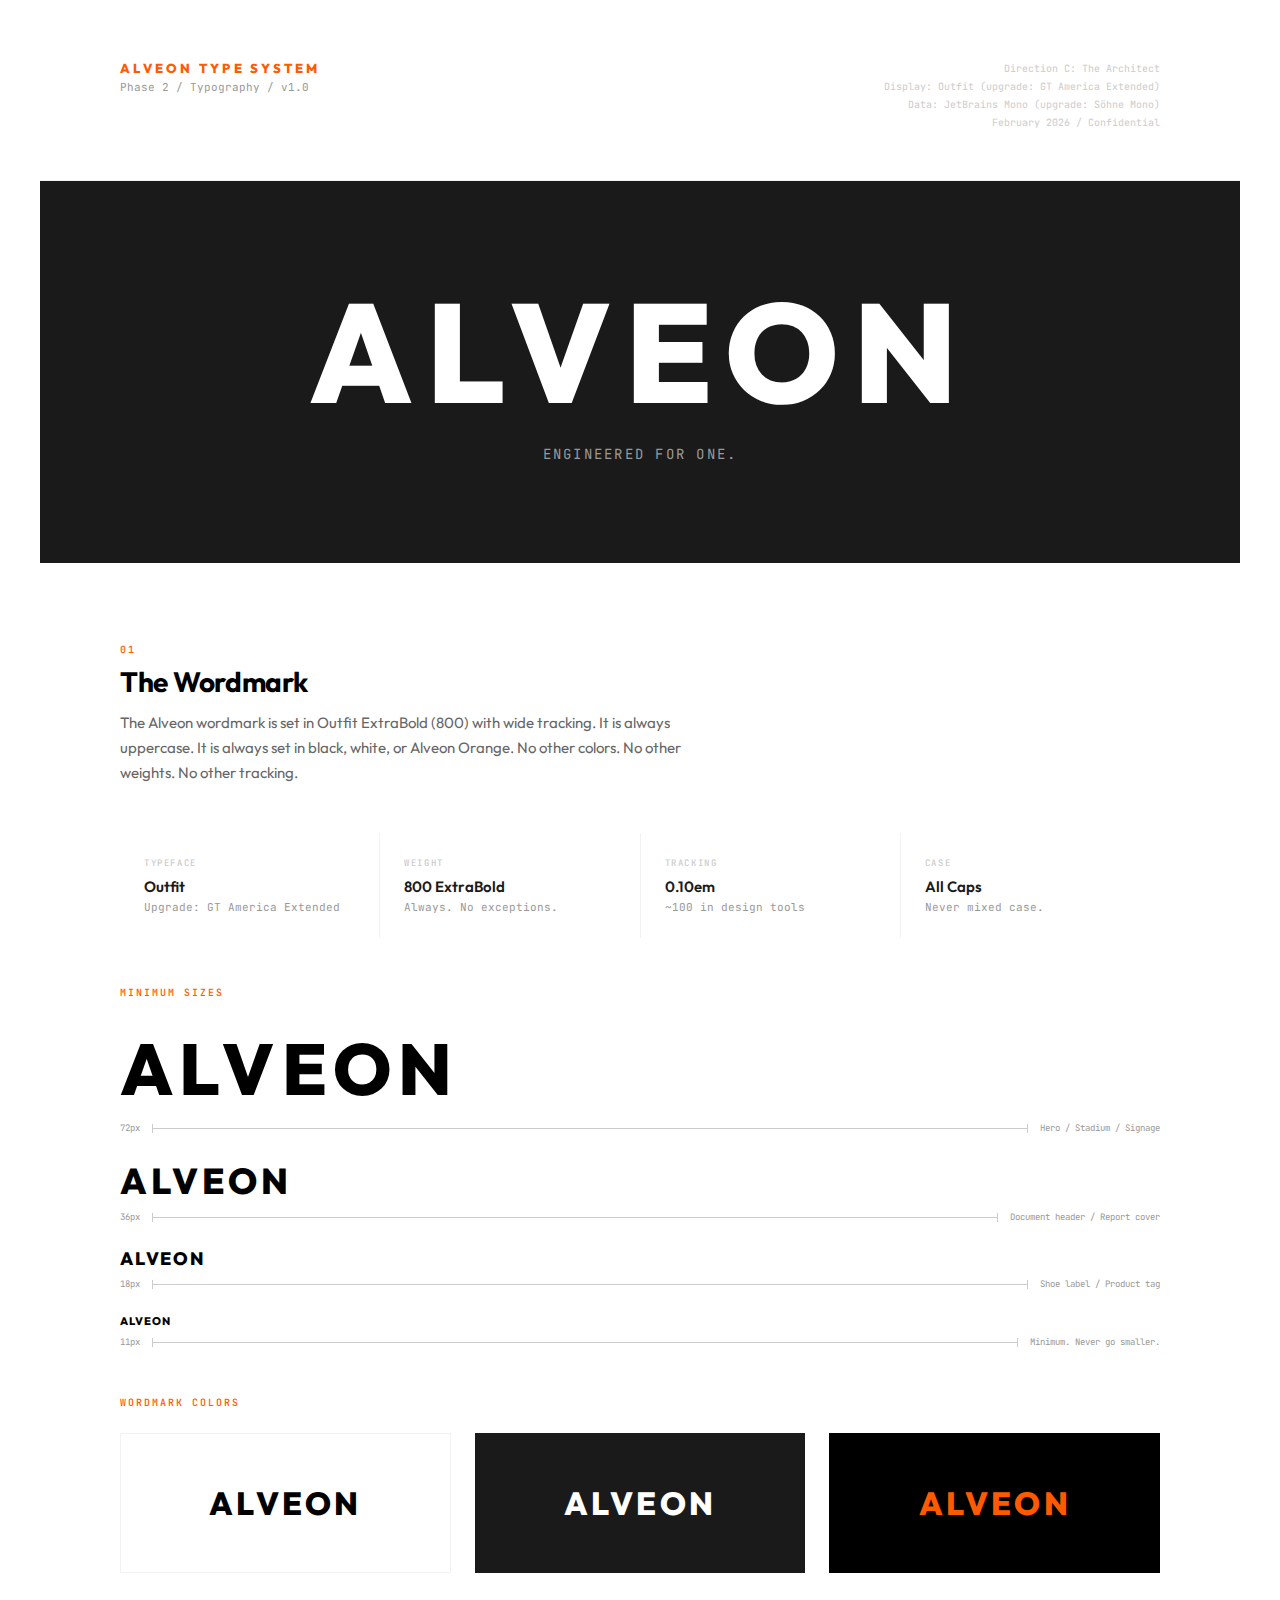
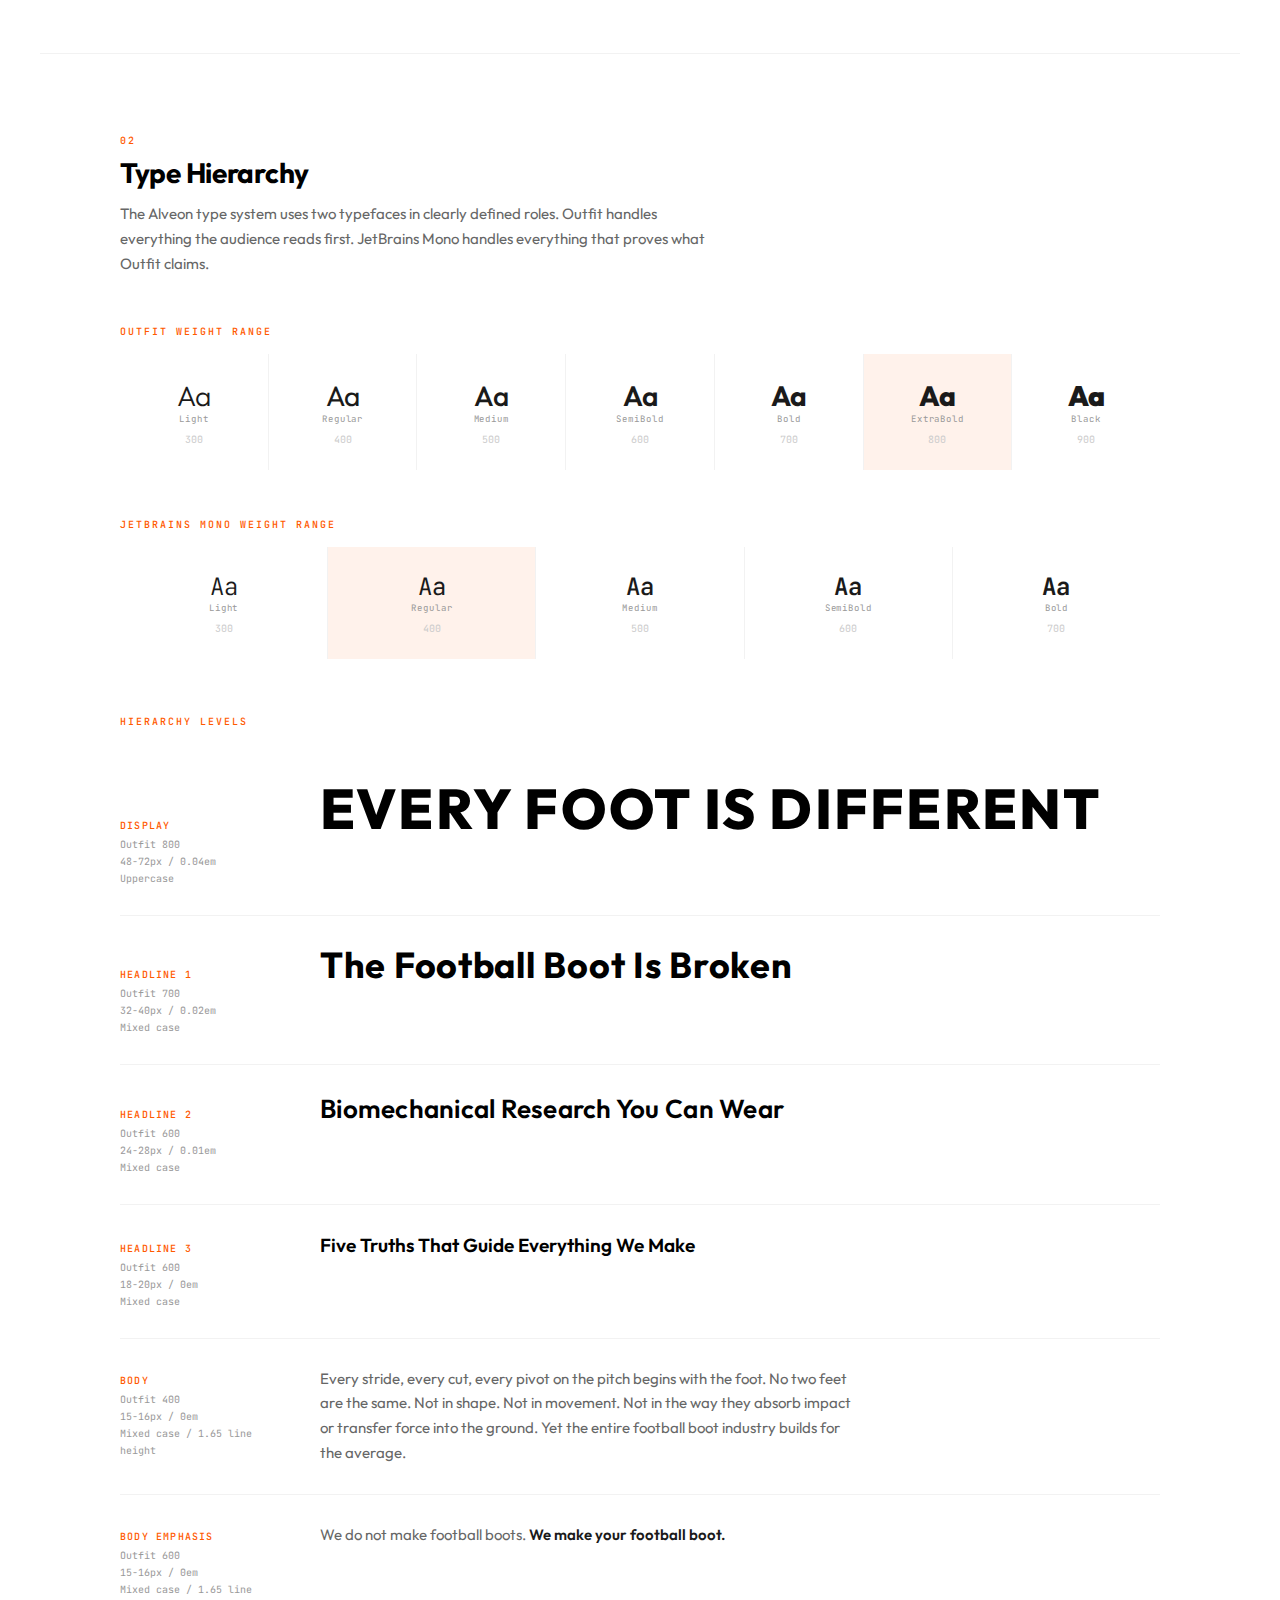
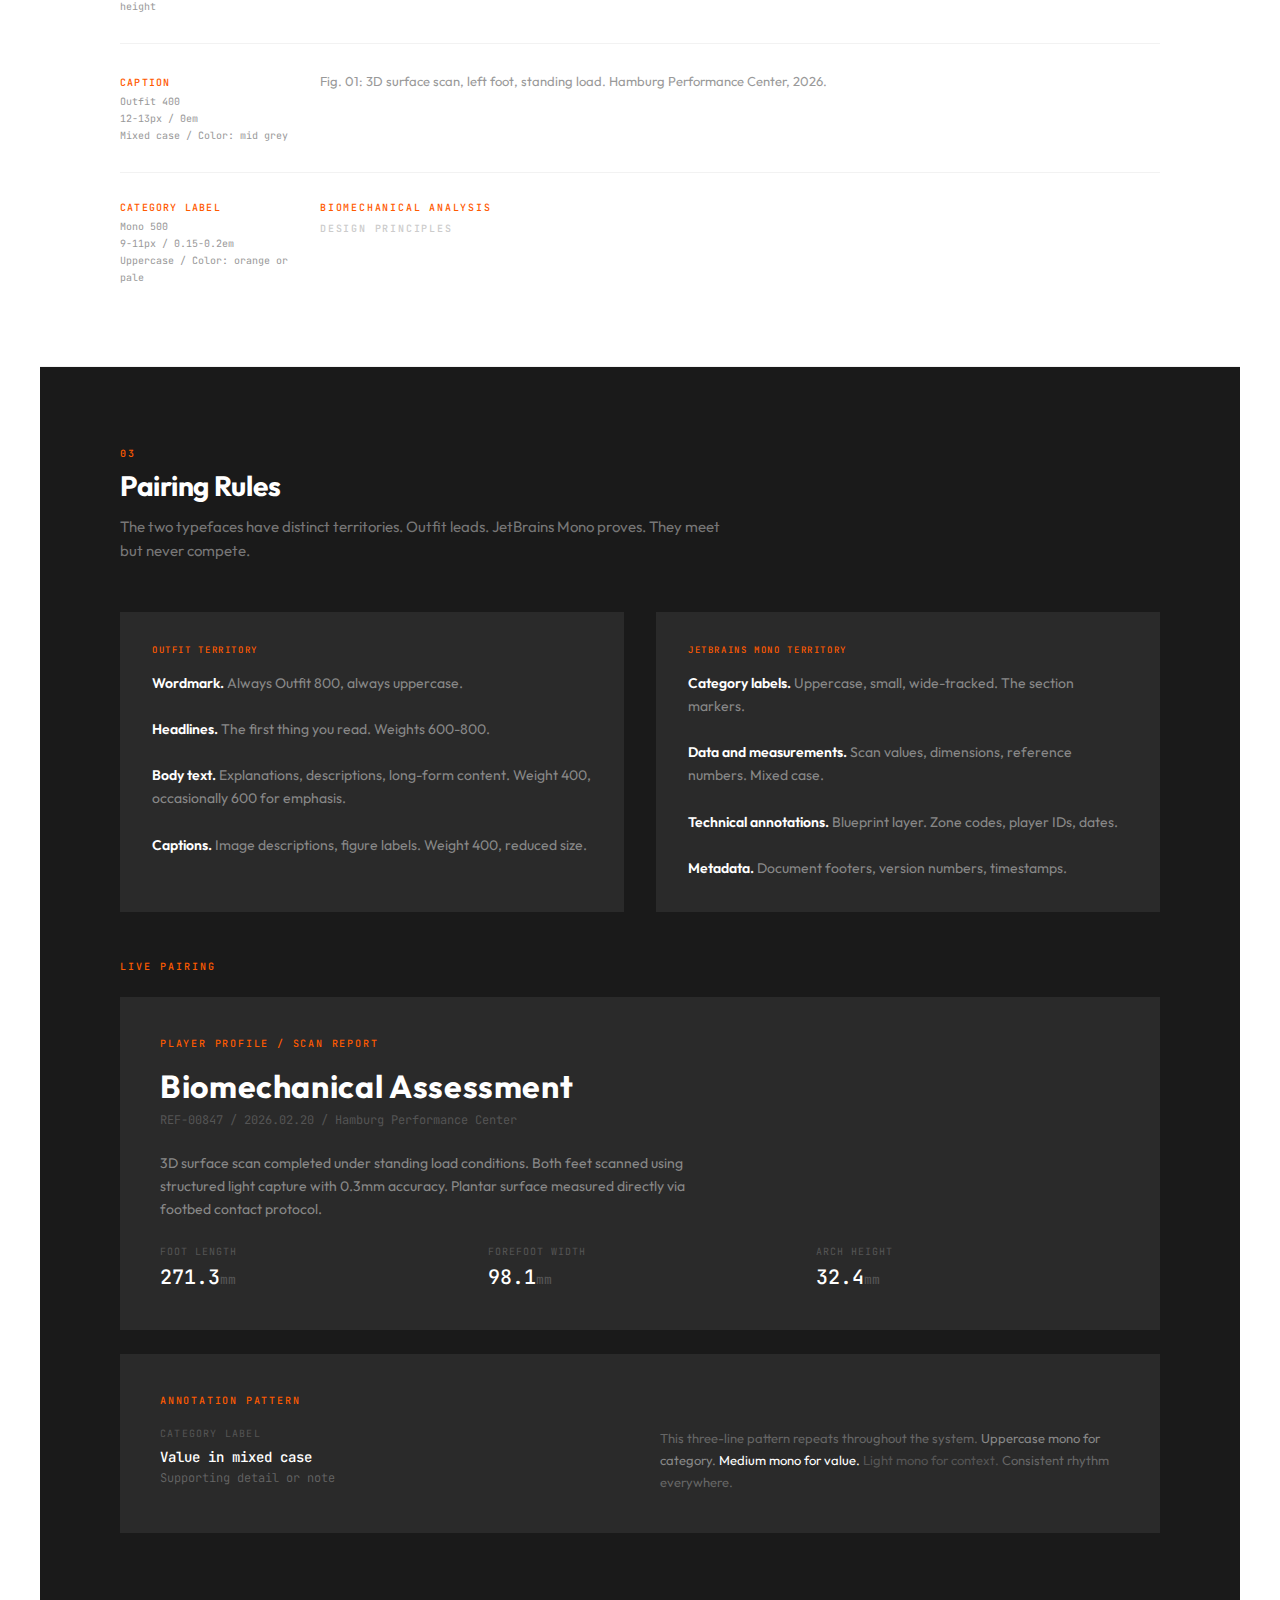
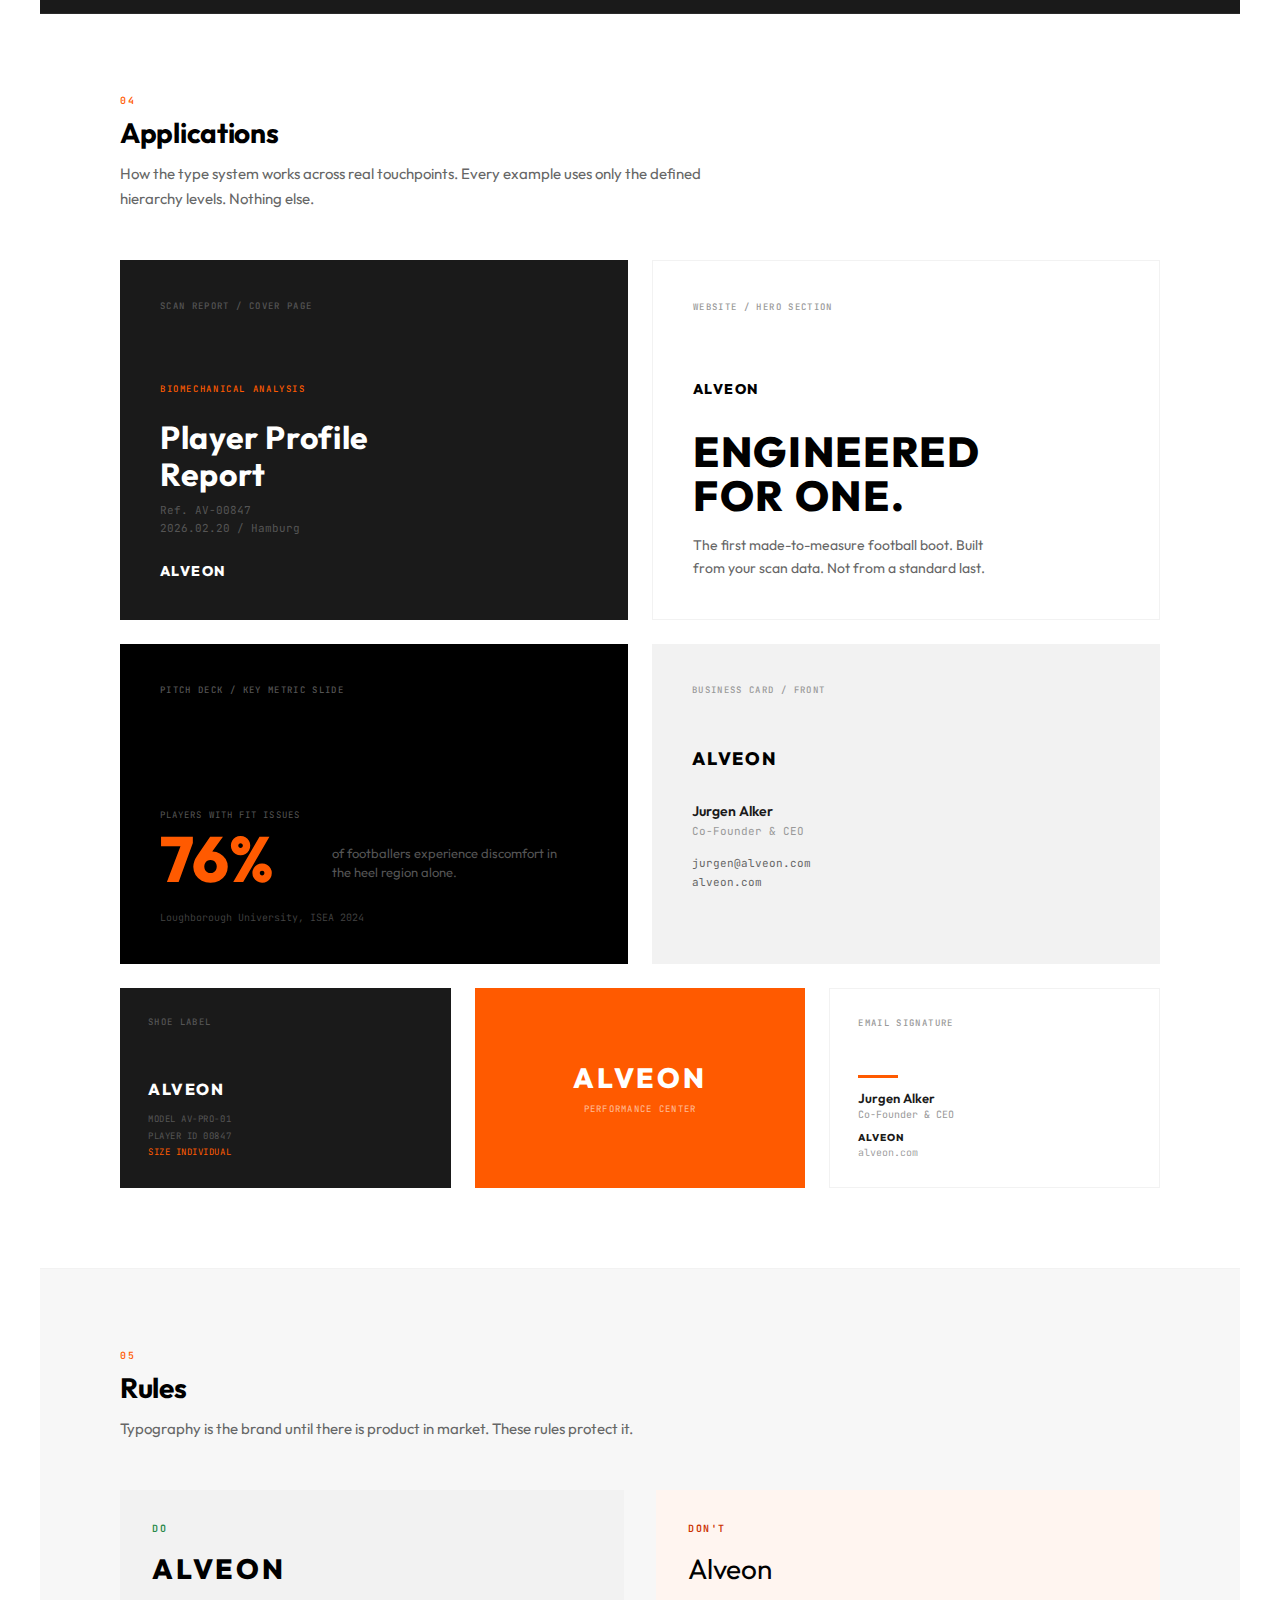
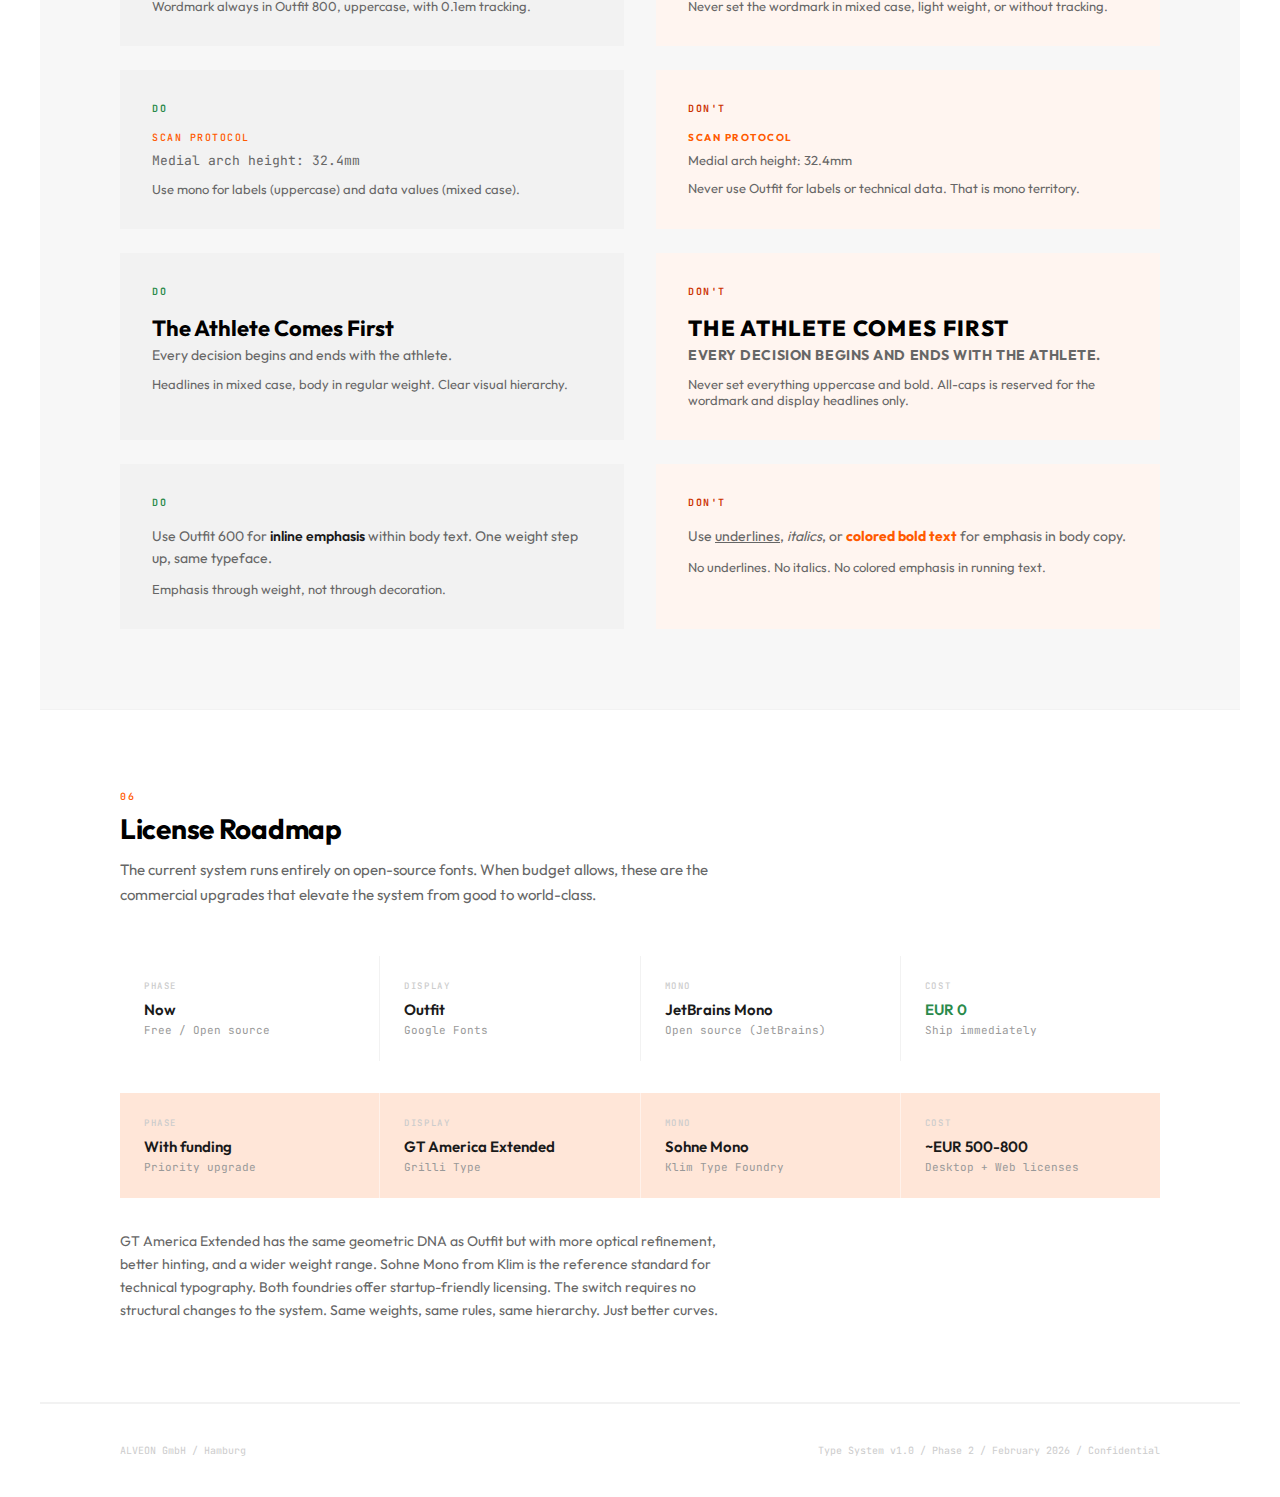
<file: alveon-type-system.html>
<!DOCTYPE html>
<html lang="en">
<head>
<meta charset="UTF-8">
<meta name="viewport" content="width=device-width, initial-scale=1.0">
<title>ALVEON Type System</title>
<link rel="preconnect" href="https://fonts.googleapis.com">
<link rel="preconnect" href="https://fonts.gstatic.com" crossorigin>
<link href="https://fonts.googleapis.com/css2?family=Outfit:wght@300;400;500;600;700;800;900&family=JetBrains+Mono:wght@300;400;500;600;700&display=swap" rel="stylesheet">
<style>
  :root {
    --black: #000000;
    --dark: #1A1A1A;
    --dark-2: #2A2A2A;
    --mid: #666666;
    --light: #999999;
    --pale: #CCCCCC;
    --near-white: #F2F2F2;
    --bg: #F7F7F7;
    --white: #FFFFFF;
    --orange: #FF5A00;
    --orange-light: rgba(255, 90, 0, 0.08);

    --display: 'Outfit', sans-serif;
    --mono: 'JetBrains Mono', monospace;
  }

  * { margin: 0; padding: 0; box-sizing: border-box; }

  body {
    background: var(--white);
    color: var(--dark);
    -webkit-font-smoothing: antialiased;
    font-family: var(--display);
  }

  /* ===== LAYOUT ===== */
  .page {
    max-width: 1200px;
    margin: 0 auto;
  }

  section {
    padding: 80px;
    border-bottom: 1px solid var(--near-white);
  }
  section:last-child { border-bottom: none; }
  section.dark {
    background: var(--dark);
    border-bottom-color: #2a2a2a;
  }
  section.bg {
    background: var(--bg);
  }

  .section-label {
    font-family: var(--mono);
    font-size: 10px;
    font-weight: 500;
    letter-spacing: 0.2em;
    text-transform: uppercase;
    color: var(--orange);
    margin-bottom: 8px;
  }
  .dark .section-label { color: var(--orange); }

  .section-title {
    font-family: var(--display);
    font-weight: 700;
    font-size: 28px;
    color: var(--black);
    margin-bottom: 12px;
    letter-spacing: -0.01em;
  }
  .dark .section-title { color: var(--white); }

  .section-desc {
    font-family: var(--display);
    font-weight: 400;
    font-size: 15px;
    color: var(--mid);
    max-width: 600px;
    line-height: 1.65;
    margin-bottom: 48px;
  }
  .dark .section-desc { color: #777; }

  /* ===== HEADER ===== */
  .header {
    padding: 60px 80px 48px;
    border-bottom: 1px solid var(--near-white);
    display: flex;
    justify-content: space-between;
    align-items: flex-start;
  }
  .header-left h1 {
    font-family: var(--display);
    font-weight: 800;
    font-size: 13px;
    letter-spacing: 0.25em;
    text-transform: uppercase;
    color: var(--orange);
    margin-bottom: 4px;
  }
  .header-left p {
    font-family: var(--mono);
    font-size: 11px;
    color: var(--light);
  }
  .header-right {
    text-align: right;
  }
  .header-right .meta {
    font-family: var(--mono);
    font-size: 10px;
    color: var(--pale);
    line-height: 1.8;
  }

  /* ===== WORDMARK SECTION ===== */
  .wordmark-hero {
    text-align: center;
    padding: 100px 80px;
    background: var(--dark);
  }
  .wordmark-hero .wordmark {
    font-family: var(--display);
    font-weight: 800;
    font-size: 140px;
    letter-spacing: 0.1em;
    color: var(--white);
    line-height: 1;
    margin-bottom: 24px;
  }
  .wordmark-hero .tagline {
    font-family: var(--mono);
    font-weight: 400;
    font-size: 14px;
    letter-spacing: 0.16em;
    color: var(--light);
    text-transform: uppercase;
  }

  /* ===== SPECS TABLE ===== */
  .specs {
    display: grid;
    grid-template-columns: repeat(4, 1fr);
    gap: 1px;
    background: var(--near-white);
    margin-bottom: 48px;
  }
  .spec-cell {
    background: var(--white);
    padding: 24px;
  }
  .dark .specs { background: #333; }
  .dark .spec-cell { background: var(--dark); }
  .spec-cell h4 {
    font-family: var(--mono);
    font-size: 9px;
    font-weight: 500;
    letter-spacing: 0.18em;
    text-transform: uppercase;
    color: var(--pale);
    margin-bottom: 8px;
  }
  .spec-cell .value {
    font-family: var(--display);
    font-weight: 600;
    font-size: 15px;
    color: var(--dark);
  }
  .dark .spec-cell .value { color: var(--white); }
  .spec-cell .note {
    font-family: var(--mono);
    font-size: 11px;
    color: var(--light);
    margin-top: 4px;
  }

  /* ===== HIERARCHY ===== */
  .hierarchy-row {
    display: grid;
    grid-template-columns: 200px 1fr;
    align-items: baseline;
    padding: 28px 0;
    border-bottom: 1px solid var(--near-white);
  }
  .hierarchy-row:last-child { border-bottom: none; }
  .dark .hierarchy-row { border-bottom-color: #2a2a2a; }

  .hierarchy-meta {
    padding-right: 32px;
  }
  .hierarchy-meta .level {
    font-family: var(--mono);
    font-size: 10px;
    font-weight: 500;
    letter-spacing: 0.12em;
    text-transform: uppercase;
    color: var(--orange);
    margin-bottom: 4px;
  }
  .hierarchy-meta .spec {
    font-family: var(--mono);
    font-size: 10px;
    color: var(--light);
    line-height: 1.7;
  }

  /* ===== PAIRING RULES ===== */
  .rule-grid {
    display: grid;
    grid-template-columns: 1fr 1fr;
    gap: 32px;
    margin-bottom: 48px;
  }
  .rule-card {
    padding: 32px;
    background: var(--near-white);
  }
  .dark .rule-card { background: var(--dark-2); }
  .rule-card .rule-label {
    font-family: var(--mono);
    font-size: 9px;
    font-weight: 500;
    letter-spacing: 0.18em;
    text-transform: uppercase;
    color: var(--orange);
    margin-bottom: 16px;
  }

  /* ===== APPLICATION CARDS ===== */
  .app-grid {
    display: grid;
    grid-template-columns: 1fr 1fr;
    gap: 24px;
  }
  .app-grid-3 {
    display: grid;
    grid-template-columns: 1fr 1fr 1fr;
    gap: 24px;
  }
  .app-card {
    background: var(--near-white);
    padding: 32px;
    min-height: 260px;
    display: flex;
    flex-direction: column;
    position: relative;
  }
  .app-card.dark-card {
    background: var(--dark);
  }
  .app-card.black-card {
    background: var(--black);
  }
  .app-card.orange-card {
    background: var(--orange);
  }
  .app-card .card-label {
    font-family: var(--mono);
    font-size: 9px;
    font-weight: 500;
    letter-spacing: 0.15em;
    text-transform: uppercase;
    color: var(--pale);
    margin-bottom: 20px;
  }
  .app-card.dark-card .card-label,
  .app-card.black-card .card-label { color: #555; }
  .app-card.orange-card .card-label { color: rgba(255,255,255,0.5); }
  .app-card .card-content { flex: 1; display: flex; flex-direction: column; justify-content: flex-end; }

  /* ===== DOS AND DONTS ===== */
  .do-dont-grid {
    display: grid;
    grid-template-columns: 1fr 1fr;
    gap: 32px;
  }
  .do-card, .dont-card {
    padding: 32px;
  }
  .do-card { background: var(--near-white); }
  .dont-card { background: #FFF5F0; }
  .do-card .tag {
    font-family: var(--mono);
    font-size: 10px;
    font-weight: 600;
    letter-spacing: 0.15em;
    text-transform: uppercase;
    color: #2A8A4B;
    margin-bottom: 16px;
  }
  .dont-card .tag {
    font-family: var(--mono);
    font-size: 10px;
    font-weight: 600;
    letter-spacing: 0.15em;
    text-transform: uppercase;
    color: #CC3300;
    margin-bottom: 16px;
  }

  /* ===== WEIGHT STRIP ===== */
  .weight-strip {
    display: flex;
    gap: 0;
    margin-bottom: 48px;
  }
  .weight-block {
    flex: 1;
    padding: 24px 16px;
    text-align: center;
    border-right: 1px solid var(--near-white);
  }
  .weight-block:last-child { border-right: none; }
  .dark .weight-block { border-right-color: #333; }
  .weight-block .wt-label {
    font-family: var(--mono);
    font-size: 9px;
    letter-spacing: 0.1em;
    color: var(--light);
    margin-bottom: 8px;
  }
  .weight-block .wt-number {
    font-family: var(--mono);
    font-size: 10px;
    color: var(--pale);
    margin-top: 6px;
  }

  /* ===== DIMENSION LINE ===== */
  .dimension-line {
    display: flex;
    align-items: center;
    gap: 12px;
    margin: 8px 0;
  }
  .dimension-line .line {
    flex: 1;
    height: 1px;
    background: var(--pale);
    position: relative;
  }
  .dimension-line .line::before,
  .dimension-line .line::after {
    content: '';
    position: absolute;
    top: -4px;
    width: 1px;
    height: 9px;
    background: var(--pale);
  }
  .dimension-line .line::before { left: 0; }
  .dimension-line .line::after { right: 0; }
  .dimension-line .dim-label {
    font-family: var(--mono);
    font-size: 9px;
    color: var(--light);
    white-space: nowrap;
  }

  /* ===== FOOTER ===== */
  .footer {
    padding: 40px 80px;
    border-top: 1px solid var(--near-white);
    display: flex;
    justify-content: space-between;
  }
  .footer span {
    font-family: var(--mono);
    font-size: 10px;
    color: var(--pale);
  }
</style>
</head>
<body>
<div class="page">

<!-- ============================================================ -->
<!-- HEADER -->
<!-- ============================================================ -->
<div class="header">
  <div class="header-left">
    <h1>Alveon Type System</h1>
    <p>Phase 2 / Typography / v1.0</p>
  </div>
  <div class="header-right">
    <div class="meta">
      Direction C: The Architect<br>
      Display: Outfit (upgrade: GT America Extended)<br>
      Data: JetBrains Mono (upgrade: Söhne Mono)<br>
      February 2026 / Confidential
    </div>
  </div>
</div>

<!-- ============================================================ -->
<!-- 01 WORDMARK -->
<!-- ============================================================ -->
<div class="wordmark-hero">
  <div class="wordmark">ALVEON</div>
  <div class="tagline">Engineered for One.</div>
</div>

<section>
  <div class="section-label">01</div>
  <div class="section-title">The Wordmark</div>
  <div class="section-desc">
    The Alveon wordmark is set in Outfit ExtraBold (800) with wide tracking. It is always uppercase. It is always set in black, white, or Alveon Orange. No other colors. No other weights. No other tracking.
  </div>

  <div class="specs">
    <div class="spec-cell">
      <h4>Typeface</h4>
      <div class="value">Outfit</div>
      <div class="note">Upgrade: GT America Extended</div>
    </div>
    <div class="spec-cell">
      <h4>Weight</h4>
      <div class="value">800 ExtraBold</div>
      <div class="note">Always. No exceptions.</div>
    </div>
    <div class="spec-cell">
      <h4>Tracking</h4>
      <div class="value">0.10em</div>
      <div class="note">~100 in design tools</div>
    </div>
    <div class="spec-cell">
      <h4>Case</h4>
      <div class="value">All Caps</div>
      <div class="note">Never mixed case.</div>
    </div>
  </div>

  <!-- Sizing -->
  <div style="margin-bottom: 48px;">
    <div class="section-label" style="margin-bottom: 24px;">Minimum sizes</div>
    <div style="margin-bottom: 24px;">
      <div style="font-family: var(--display); font-weight: 800; font-size: 72px; letter-spacing: 0.1em; color: var(--black);">ALVEON</div>
      <div class="dimension-line">
        <span class="dim-label">72px</span>
        <div class="line"></div>
        <span class="dim-label">Hero / Stadium / Signage</span>
      </div>
    </div>
    <div style="margin-bottom: 24px;">
      <div style="font-family: var(--display); font-weight: 800; font-size: 36px; letter-spacing: 0.1em; color: var(--black);">ALVEON</div>
      <div class="dimension-line">
        <span class="dim-label">36px</span>
        <div class="line"></div>
        <span class="dim-label">Document header / Report cover</span>
      </div>
    </div>
    <div style="margin-bottom: 24px;">
      <div style="font-family: var(--display); font-weight: 800; font-size: 18px; letter-spacing: 0.1em; color: var(--black);">ALVEON</div>
      <div class="dimension-line">
        <span class="dim-label">18px</span>
        <div class="line"></div>
        <span class="dim-label">Shoe label / Product tag</span>
      </div>
    </div>
    <div style="margin-bottom: 24px;">
      <div style="font-family: var(--display); font-weight: 800; font-size: 11px; letter-spacing: 0.1em; color: var(--black);">ALVEON</div>
      <div class="dimension-line">
        <span class="dim-label">11px</span>
        <div class="line"></div>
        <span class="dim-label">Minimum. Never go smaller.</span>
      </div>
    </div>
  </div>

  <!-- Color rules -->
  <div class="section-label" style="margin-bottom: 24px;">Wordmark colors</div>
  <div class="app-grid-3" style="margin-bottom: 0;">
    <div class="app-card" style="min-height: 140px; display: flex; align-items: center; justify-content: center; background: var(--white); border: 1px solid var(--near-white);">
      <div style="font-family: var(--display); font-weight: 800; font-size: 32px; letter-spacing: 0.1em; color: var(--black);">ALVEON</div>
    </div>
    <div class="app-card dark-card" style="min-height: 140px; display: flex; align-items: center; justify-content: center;">
      <div style="font-family: var(--display); font-weight: 800; font-size: 32px; letter-spacing: 0.1em; color: var(--white);">ALVEON</div>
    </div>
    <div class="app-card black-card" style="min-height: 140px; display: flex; align-items: center; justify-content: center;">
      <div style="font-family: var(--display); font-weight: 800; font-size: 32px; letter-spacing: 0.1em; color: var(--orange);">ALVEON</div>
    </div>
  </div>
</section>

<!-- ============================================================ -->
<!-- 02 TYPE HIERARCHY -->
<!-- ============================================================ -->
<section>
  <div class="section-label">02</div>
  <div class="section-title">Type Hierarchy</div>
  <div class="section-desc">
    The Alveon type system uses two typefaces in clearly defined roles. Outfit handles everything the audience reads first. JetBrains Mono handles everything that proves what Outfit claims.
  </div>

  <!-- Weight strip -->
  <div class="section-label" style="margin-bottom: 16px;">Outfit weight range</div>
  <div class="weight-strip">
    <div class="weight-block">
      <div style="font-family: var(--display); font-weight: 300; font-size: 28px; color: var(--dark);">Aa</div>
      <div class="wt-label">Light</div>
      <div class="wt-number">300</div>
    </div>
    <div class="weight-block">
      <div style="font-family: var(--display); font-weight: 400; font-size: 28px; color: var(--dark);">Aa</div>
      <div class="wt-label">Regular</div>
      <div class="wt-number">400</div>
    </div>
    <div class="weight-block">
      <div style="font-family: var(--display); font-weight: 500; font-size: 28px; color: var(--dark);">Aa</div>
      <div class="wt-label">Medium</div>
      <div class="wt-number">500</div>
    </div>
    <div class="weight-block">
      <div style="font-family: var(--display); font-weight: 600; font-size: 28px; color: var(--dark);">Aa</div>
      <div class="wt-label">SemiBold</div>
      <div class="wt-number">600</div>
    </div>
    <div class="weight-block">
      <div style="font-family: var(--display); font-weight: 700; font-size: 28px; color: var(--dark);">Aa</div>
      <div class="wt-label">Bold</div>
      <div class="wt-number">700</div>
    </div>
    <div class="weight-block" style="background: var(--orange-light);">
      <div style="font-family: var(--display); font-weight: 800; font-size: 28px; color: var(--dark);">Aa</div>
      <div class="wt-label">ExtraBold</div>
      <div class="wt-number">800</div>
    </div>
    <div class="weight-block">
      <div style="font-family: var(--display); font-weight: 900; font-size: 28px; color: var(--dark);">Aa</div>
      <div class="wt-label">Black</div>
      <div class="wt-number">900</div>
    </div>
  </div>

  <div class="section-label" style="margin-bottom: 16px;">JetBrains Mono weight range</div>
  <div class="weight-strip" style="margin-bottom: 56px;">
    <div class="weight-block">
      <div style="font-family: var(--mono); font-weight: 300; font-size: 24px; color: var(--dark);">Aa</div>
      <div class="wt-label">Light</div>
      <div class="wt-number">300</div>
    </div>
    <div class="weight-block" style="background: var(--orange-light);">
      <div style="font-family: var(--mono); font-weight: 400; font-size: 24px; color: var(--dark);">Aa</div>
      <div class="wt-label">Regular</div>
      <div class="wt-number">400</div>
    </div>
    <div class="weight-block">
      <div style="font-family: var(--mono); font-weight: 500; font-size: 24px; color: var(--dark);">Aa</div>
      <div class="wt-label">Medium</div>
      <div class="wt-number">500</div>
    </div>
    <div class="weight-block">
      <div style="font-family: var(--mono); font-weight: 600; font-size: 24px; color: var(--dark);">Aa</div>
      <div class="wt-label">SemiBold</div>
      <div class="wt-number">600</div>
    </div>
    <div class="weight-block">
      <div style="font-family: var(--mono); font-weight: 700; font-size: 24px; color: var(--dark);">Aa</div>
      <div class="wt-label">Bold</div>
      <div class="wt-number">700</div>
    </div>
  </div>

  <!-- Hierarchy levels -->
  <div class="section-label" style="margin-bottom: 24px;">Hierarchy levels</div>

  <div class="hierarchy-row">
    <div class="hierarchy-meta">
      <div class="level">Display</div>
      <div class="spec">Outfit 800<br>48-72px / 0.04em<br>Uppercase</div>
    </div>
    <div style="font-family: var(--display); font-weight: 800; font-size: 56px; letter-spacing: 0.04em; color: var(--black); line-height: 1.05; text-transform: uppercase;">
      Every Foot Is Different
    </div>
  </div>

  <div class="hierarchy-row">
    <div class="hierarchy-meta">
      <div class="level">Headline 1</div>
      <div class="spec">Outfit 700<br>32-40px / 0.02em<br>Mixed case</div>
    </div>
    <div style="font-family: var(--display); font-weight: 700; font-size: 36px; letter-spacing: 0.02em; color: var(--black); line-height: 1.15;">
      The Football Boot Is Broken
    </div>
  </div>

  <div class="hierarchy-row">
    <div class="hierarchy-meta">
      <div class="level">Headline 2</div>
      <div class="spec">Outfit 600<br>24-28px / 0.01em<br>Mixed case</div>
    </div>
    <div style="font-family: var(--display); font-weight: 600; font-size: 26px; letter-spacing: 0.01em; color: var(--black); line-height: 1.25;">
      Biomechanical Research You Can Wear
    </div>
  </div>

  <div class="hierarchy-row">
    <div class="hierarchy-meta">
      <div class="level">Headline 3</div>
      <div class="spec">Outfit 600<br>18-20px / 0em<br>Mixed case</div>
    </div>
    <div style="font-family: var(--display); font-weight: 600; font-size: 19px; color: var(--black); line-height: 1.35;">
      Five Truths That Guide Everything We Make
    </div>
  </div>

  <div class="hierarchy-row">
    <div class="hierarchy-meta">
      <div class="level">Body</div>
      <div class="spec">Outfit 400<br>15-16px / 0em<br>Mixed case / 1.65 line height</div>
    </div>
    <div style="font-family: var(--display); font-weight: 400; font-size: 15px; color: var(--mid); line-height: 1.65; max-width: 540px;">
      Every stride, every cut, every pivot on the pitch begins with the foot. No two feet are the same. Not in shape. Not in movement. Not in the way they absorb impact or transfer force into the ground. Yet the entire football boot industry builds for the average.
    </div>
  </div>

  <div class="hierarchy-row">
    <div class="hierarchy-meta">
      <div class="level">Body Emphasis</div>
      <div class="spec">Outfit 600<br>15-16px / 0em<br>Mixed case / 1.65 line height</div>
    </div>
    <div style="font-family: var(--display); font-weight: 400; font-size: 15px; color: var(--mid); line-height: 1.65; max-width: 540px;">
      We do not make football boots. <span style="font-weight: 600; color: var(--dark);">We make your football boot.</span>
    </div>
  </div>

  <div class="hierarchy-row">
    <div class="hierarchy-meta">
      <div class="level">Caption</div>
      <div class="spec">Outfit 400<br>12-13px / 0em<br>Mixed case / Color: mid grey</div>
    </div>
    <div style="font-family: var(--display); font-weight: 400; font-size: 13px; color: var(--light); line-height: 1.5;">
      Fig. 01: 3D surface scan, left foot, standing load. Hamburg Performance Center, 2026.
    </div>
  </div>

  <div class="hierarchy-row" style="border-bottom: none; padding-bottom: 0;">
    <div class="hierarchy-meta">
      <div class="level">Category Label</div>
      <div class="spec">Mono 500<br>9-11px / 0.15-0.2em<br>Uppercase / Color: orange or pale</div>
    </div>
    <div>
      <div style="font-family: var(--mono); font-weight: 500; font-size: 10px; letter-spacing: 0.18em; color: var(--orange); text-transform: uppercase; margin-bottom: 8px;">Biomechanical Analysis</div>
      <div style="font-family: var(--mono); font-weight: 500; font-size: 10px; letter-spacing: 0.18em; color: var(--pale); text-transform: uppercase;">Design Principles</div>
    </div>
  </div>
</section>

<!-- ============================================================ -->
<!-- 03 PAIRING RULES -->
<!-- ============================================================ -->
<section class="dark">
  <div class="section-label">03</div>
  <div class="section-title">Pairing Rules</div>
  <div class="section-desc">
    The two typefaces have distinct territories. Outfit leads. JetBrains Mono proves. They meet but never compete.
  </div>

  <div class="rule-grid">
    <div class="rule-card" style="background: var(--dark-2);">
      <div class="rule-label">Outfit territory</div>
      <div style="font-family: var(--display); font-weight: 400; font-size: 14px; color: #888; line-height: 1.65;">
        <span style="color: var(--white); font-weight: 600;">Wordmark.</span> Always Outfit 800, always uppercase.<br><br>
        <span style="color: var(--white); font-weight: 600;">Headlines.</span> The first thing you read. Weights 600-800.<br><br>
        <span style="color: var(--white); font-weight: 600;">Body text.</span> Explanations, descriptions, long-form content. Weight 400, occasionally 600 for emphasis.<br><br>
        <span style="color: var(--white); font-weight: 600;">Captions.</span> Image descriptions, figure labels. Weight 400, reduced size.
      </div>
    </div>
    <div class="rule-card" style="background: var(--dark-2);">
      <div class="rule-label">JetBrains Mono territory</div>
      <div style="font-family: var(--display); font-weight: 400; font-size: 14px; color: #888; line-height: 1.65;">
        <span style="color: var(--white); font-weight: 600;">Category labels.</span> Uppercase, small, wide-tracked. The section markers.<br><br>
        <span style="color: var(--white); font-weight: 600;">Data and measurements.</span> Scan values, dimensions, reference numbers. Mixed case.<br><br>
        <span style="color: var(--white); font-weight: 600;">Technical annotations.</span> Blueprint layer. Zone codes, player IDs, dates.<br><br>
        <span style="color: var(--white); font-weight: 600;">Metadata.</span> Document footers, version numbers, timestamps.
      </div>
    </div>
  </div>

  <!-- Live pairing example -->
  <div class="section-label" style="margin-bottom: 24px;">Live pairing</div>
  <div style="padding: 40px; background: var(--dark-2); margin-bottom: 24px;">
    <div style="font-family: var(--mono); font-weight: 500; font-size: 10px; letter-spacing: 0.18em; text-transform: uppercase; color: var(--orange); margin-bottom: 16px;">Player Profile / Scan Report</div>
    <div style="font-family: var(--display); font-weight: 700; font-size: 32px; color: var(--white); letter-spacing: 0.02em; margin-bottom: 6px;">Biomechanical Assessment</div>
    <div style="font-family: var(--mono); font-weight: 400; font-size: 12px; color: #555; margin-bottom: 24px;">REF-00847 / 2026.02.20 / Hamburg Performance Center</div>
    <div style="font-family: var(--display); font-weight: 400; font-size: 14px; color: #888; line-height: 1.65; max-width: 560px; margin-bottom: 24px;">
      3D surface scan completed under standing load conditions. Both feet scanned using structured light capture with 0.3mm accuracy. Plantar surface measured directly via footbed contact protocol.
    </div>
    <div style="display: grid; grid-template-columns: 1fr 1fr 1fr; gap: 24px;">
      <div>
        <div style="font-family: var(--mono); font-weight: 400; font-size: 10px; color: #555; letter-spacing: 0.1em; text-transform: uppercase; margin-bottom: 6px;">Foot length</div>
        <div style="font-family: var(--mono); font-weight: 500; font-size: 20px; color: var(--white);">271.3<span style="font-size: 13px; color: #555;">mm</span></div>
      </div>
      <div>
        <div style="font-family: var(--mono); font-weight: 400; font-size: 10px; color: #555; letter-spacing: 0.1em; text-transform: uppercase; margin-bottom: 6px;">Forefoot width</div>
        <div style="font-family: var(--mono); font-weight: 500; font-size: 20px; color: var(--white);">98.1<span style="font-size: 13px; color: #555;">mm</span></div>
      </div>
      <div>
        <div style="font-family: var(--mono); font-weight: 400; font-size: 10px; color: #555; letter-spacing: 0.1em; text-transform: uppercase; margin-bottom: 6px;">Arch height</div>
        <div style="font-family: var(--mono); font-weight: 500; font-size: 20px; color: var(--white);">32.4<span style="font-size: 13px; color: #555;">mm</span></div>
      </div>
    </div>
  </div>

  <!-- Annotation guide -->
  <div style="padding: 40px; background: var(--dark-2);">
    <div style="font-family: var(--mono); font-weight: 500; font-size: 10px; letter-spacing: 0.18em; text-transform: uppercase; color: var(--orange); margin-bottom: 20px;">Annotation pattern</div>
    <div style="display: grid; grid-template-columns: 1fr 1fr; gap: 40px;">
      <div>
        <div style="font-family: var(--mono); font-weight: 400; font-size: 10px; color: #555; letter-spacing: 0.12em; text-transform: uppercase; margin-bottom: 8px;">Category label</div>
        <div style="font-family: var(--mono); font-weight: 500; font-size: 14px; color: var(--white); margin-bottom: 4px;">Value in mixed case</div>
        <div style="font-family: var(--mono); font-weight: 300; font-size: 12px; color: #666;">Supporting detail or note</div>
      </div>
      <div>
        <div style="font-family: var(--display); font-weight: 400; font-size: 13px; color: #666; line-height: 1.7;">
          This three-line pattern repeats throughout the system. <span style="color: #888;">Uppercase mono for category.</span> <span style="color: var(--white);">Medium mono for value.</span> <span style="color: #555;">Light mono for context.</span> Consistent rhythm everywhere.
        </div>
      </div>
    </div>
  </div>
</section>

<!-- ============================================================ -->
<!-- 04 APPLICATIONS -->
<!-- ============================================================ -->
<section>
  <div class="section-label">04</div>
  <div class="section-title">Applications</div>
  <div class="section-desc">
    How the type system works across real touchpoints. Every example uses only the defined hierarchy levels. Nothing else.
  </div>

  <div class="app-grid" style="margin-bottom: 24px;">
    <!-- SCAN REPORT COVER -->
    <div class="app-card dark-card" style="min-height: 360px; padding: 40px;">
      <div class="card-label">Scan report / Cover page</div>
      <div class="card-content">
        <div style="font-family: var(--mono); font-weight: 500; font-size: 9px; letter-spacing: 0.18em; text-transform: uppercase; color: var(--orange); margin-bottom: 24px;">Biomechanical Analysis</div>
        <div style="font-family: var(--display); font-weight: 700; font-size: 32px; color: var(--white); letter-spacing: 0.02em; line-height: 1.15; margin-bottom: 8px;">Player Profile<br>Report</div>
        <div style="font-family: var(--mono); font-weight: 400; font-size: 11px; color: #555; line-height: 1.7; margin-bottom: 24px;">
          Ref. AV-00847<br>
          2026.02.20 / Hamburg
        </div>
        <div style="font-family: var(--display); font-weight: 800; font-size: 14px; letter-spacing: 0.1em; color: var(--white);">ALVEON</div>
      </div>
    </div>

    <!-- WEBSITE HERO -->
    <div class="app-card" style="min-height: 360px; padding: 40px; background: var(--white); border: 1px solid var(--near-white);">
      <div class="card-label" style="color: var(--light);">Website / Hero section</div>
      <div class="card-content">
        <div style="font-family: var(--display); font-weight: 800; font-size: 14px; letter-spacing: 0.1em; color: var(--black); margin-bottom: 32px;">ALVEON</div>
        <div style="font-family: var(--display); font-weight: 800; font-size: 42px; letter-spacing: 0.04em; color: var(--black); line-height: 1.05; text-transform: uppercase; margin-bottom: 16px;">Engineered<br>for One.</div>
        <div style="font-family: var(--display); font-weight: 400; font-size: 14px; color: var(--mid); line-height: 1.6; max-width: 320px;">
          The first made-to-measure football boot. Built from your scan data. Not from a standard last.
        </div>
      </div>
    </div>
  </div>

  <div class="app-grid" style="margin-bottom: 24px;">
    <!-- PITCH DECK SLIDE -->
    <div class="app-card black-card" style="min-height: 320px; padding: 40px;">
      <div class="card-label">Pitch deck / Key metric slide</div>
      <div class="card-content">
        <div style="display: flex; gap: 32px; align-items: flex-end;">
          <div>
            <div style="font-family: var(--mono); font-weight: 400; font-size: 9px; letter-spacing: 0.12em; text-transform: uppercase; color: #555; margin-bottom: 6px;">Players with fit issues</div>
            <div style="font-family: var(--display); font-weight: 800; font-size: 64px; color: var(--orange); line-height: 1;">76%</div>
          </div>
          <div style="font-family: var(--display); font-weight: 400; font-size: 13px; color: #555; line-height: 1.5; max-width: 240px; padding-bottom: 8px;">
            of footballers experience discomfort in the heel region alone.
          </div>
        </div>
        <div style="font-family: var(--mono); font-weight: 300; font-size: 10px; color: #444; margin-top: 20px;">
          Loughborough University, ISEA 2024
        </div>
      </div>
    </div>

    <!-- BUSINESS CARD -->
    <div class="app-card" style="min-height: 320px; padding: 40px; display: flex; flex-direction: column; justify-content: space-between;">
      <div class="card-label" style="color: var(--light);">Business card / Front</div>
      <div style="flex: 1; display: flex; flex-direction: column; justify-content: center; align-items: flex-start;">
        <div style="font-family: var(--display); font-weight: 800; font-size: 18px; letter-spacing: 0.1em; color: var(--black); margin-bottom: 32px;">ALVEON</div>
        <div style="font-family: var(--display); font-weight: 600; font-size: 14px; color: var(--dark); margin-bottom: 4px;">Jurgen Alker</div>
        <div style="font-family: var(--mono); font-weight: 400; font-size: 11px; color: var(--light); margin-bottom: 16px;">Co-Founder & CEO</div>
        <div style="font-family: var(--mono); font-weight: 400; font-size: 11px; color: var(--mid); line-height: 1.8;">
          jurgen@alveon.com<br>
          alveon.com
        </div>
      </div>
    </div>
  </div>

  <div class="app-grid-3">
    <!-- SHOE LABEL -->
    <div class="app-card dark-card" style="min-height: 200px; padding: 28px;">
      <div class="card-label">Shoe label</div>
      <div class="card-content">
        <div style="font-family: var(--display); font-weight: 800; font-size: 16px; letter-spacing: 0.1em; color: var(--white); margin-bottom: 12px;">ALVEON</div>
        <div style="font-family: var(--mono); font-weight: 400; font-size: 9px; color: #555; letter-spacing: 0.06em; line-height: 1.8;">
          MODEL AV-PRO-01<br>
          PLAYER ID 00847<br>
          <span style="color: var(--orange);">SIZE INDIVIDUAL</span>
        </div>
      </div>
    </div>

    <!-- PERFORMANCE CENTER SIGN -->
    <div class="app-card orange-card" style="min-height: 200px; padding: 28px; display: flex; align-items: center; justify-content: center; text-align: center;">
      <div>
        <div style="font-family: var(--display); font-weight: 800; font-size: 28px; letter-spacing: 0.1em; color: var(--white);">ALVEON</div>
        <div style="font-family: var(--mono); font-weight: 400; font-size: 9px; letter-spacing: 0.14em; color: rgba(255,255,255,0.6); margin-top: 8px;">PERFORMANCE CENTER</div>
      </div>
    </div>

    <!-- EMAIL SIGNATURE -->
    <div class="app-card" style="min-height: 200px; padding: 28px; background: var(--white); border: 1px solid var(--near-white);">
      <div class="card-label" style="color: var(--light);">Email signature</div>
      <div class="card-content">
        <div style="width: 40px; height: 3px; background: var(--orange); margin-bottom: 12px;"></div>
        <div style="font-family: var(--display); font-weight: 600; font-size: 13px; color: var(--dark); margin-bottom: 2px;">Jurgen Alker</div>
        <div style="font-family: var(--mono); font-weight: 400; font-size: 10px; color: var(--light); margin-bottom: 10px;">Co-Founder & CEO</div>
        <div style="font-family: var(--display); font-weight: 800; font-size: 10px; letter-spacing: 0.1em; color: var(--dark);">ALVEON</div>
        <div style="font-family: var(--mono); font-weight: 300; font-size: 10px; color: var(--light); margin-top: 2px;">alveon.com</div>
      </div>
    </div>
  </div>
</section>

<!-- ============================================================ -->
<!-- 05 DO'S AND DON'TS -->
<!-- ============================================================ -->
<section class="bg">
  <div class="section-label">05</div>
  <div class="section-title">Rules</div>
  <div class="section-desc">
    Typography is the brand until there is product in market. These rules protect it.
  </div>

  <div class="do-dont-grid" style="margin-bottom: 24px;">
    <div class="do-card">
      <div class="tag">Do</div>
      <div style="font-family: var(--display); font-weight: 800; font-size: 28px; letter-spacing: 0.1em; color: var(--black); margin-bottom: 12px;">ALVEON</div>
      <div style="font-family: var(--display); font-weight: 400; font-size: 13px; color: var(--mid);">Wordmark always in Outfit 800, uppercase, with 0.1em tracking.</div>
    </div>
    <div class="dont-card">
      <div class="tag">Don't</div>
      <div style="font-family: var(--display); font-weight: 400; font-size: 28px; letter-spacing: 0em; color: var(--black); margin-bottom: 12px;">Alveon</div>
      <div style="font-family: var(--display); font-weight: 400; font-size: 13px; color: var(--mid);">Never set the wordmark in mixed case, light weight, or without tracking.</div>
    </div>
  </div>

  <div class="do-dont-grid" style="margin-bottom: 24px;">
    <div class="do-card">
      <div class="tag">Do</div>
      <div style="font-family: var(--mono); font-weight: 500; font-size: 10px; letter-spacing: 0.15em; text-transform: uppercase; color: var(--orange); margin-bottom: 8px;">Scan Protocol</div>
      <div style="font-family: var(--mono); font-weight: 400; font-size: 13px; color: var(--mid); margin-bottom: 12px;">Medial arch height: 32.4mm</div>
      <div style="font-family: var(--display); font-weight: 400; font-size: 13px; color: var(--mid);">Use mono for labels (uppercase) and data values (mixed case).</div>
    </div>
    <div class="dont-card">
      <div class="tag">Don't</div>
      <div style="font-family: var(--display); font-weight: 700; font-size: 10px; letter-spacing: 0.15em; text-transform: uppercase; color: var(--orange); margin-bottom: 8px;">Scan Protocol</div>
      <div style="font-family: var(--display); font-weight: 400; font-size: 13px; color: var(--mid); margin-bottom: 12px;">Medial arch height: 32.4mm</div>
      <div style="font-family: var(--display); font-weight: 400; font-size: 13px; color: var(--mid);">Never use Outfit for labels or technical data. That is mono territory.</div>
    </div>
  </div>

  <div class="do-dont-grid" style="margin-bottom: 24px;">
    <div class="do-card">
      <div class="tag">Do</div>
      <div style="font-family: var(--display); font-weight: 700; font-size: 22px; color: var(--black); margin-bottom: 4px;">The Athlete Comes First</div>
      <div style="font-family: var(--display); font-weight: 400; font-size: 14px; color: var(--mid); margin-bottom: 12px;">Every decision begins and ends with the athlete.</div>
      <div style="font-family: var(--display); font-weight: 400; font-size: 13px; color: var(--mid);">Headlines in mixed case, body in regular weight. Clear visual hierarchy.</div>
    </div>
    <div class="dont-card">
      <div class="tag">Don't</div>
      <div style="font-family: var(--display); font-weight: 800; font-size: 22px; letter-spacing: 0.06em; text-transform: uppercase; color: var(--black); margin-bottom: 4px;">THE ATHLETE COMES FIRST</div>
      <div style="font-family: var(--display); font-weight: 700; font-size: 14px; text-transform: uppercase; letter-spacing: 0.04em; color: var(--mid); margin-bottom: 12px;">EVERY DECISION BEGINS AND ENDS WITH THE ATHLETE.</div>
      <div style="font-family: var(--display); font-weight: 400; font-size: 13px; color: var(--mid);">Never set everything uppercase and bold. All-caps is reserved for the wordmark and display headlines only.</div>
    </div>
  </div>

  <div class="do-dont-grid">
    <div class="do-card">
      <div class="tag">Do</div>
      <div style="font-family: var(--display); font-weight: 400; font-size: 14px; color: var(--mid); line-height: 1.6; margin-bottom: 12px;">
        Use Outfit 600 for <span style="font-weight: 600; color: var(--dark);">inline emphasis</span> within body text. One weight step up, same typeface.
      </div>
      <div style="font-family: var(--display); font-weight: 400; font-size: 13px; color: var(--mid);">Emphasis through weight, not through decoration.</div>
    </div>
    <div class="dont-card">
      <div class="tag">Don't</div>
      <div style="font-family: var(--display); font-weight: 400; font-size: 14px; color: var(--mid); line-height: 1.6; margin-bottom: 12px;">
        Use <span style="text-decoration: underline;">underlines</span>, <span style="font-style: italic;">italics</span>, or <span style="color: var(--orange); font-weight: 700;">colored bold text</span> for emphasis in body copy.
      </div>
      <div style="font-family: var(--display); font-weight: 400; font-size: 13px; color: var(--mid);">No underlines. No italics. No colored emphasis in running text.</div>
    </div>
  </div>
</section>

<!-- ============================================================ -->
<!-- 06 COMMERCIAL UPGRADE PATH -->
<!-- ============================================================ -->
<section>
  <div class="section-label">06</div>
  <div class="section-title">License Roadmap</div>
  <div class="section-desc">
    The current system runs entirely on open-source fonts. When budget allows, these are the commercial upgrades that elevate the system from good to world-class.
  </div>

  <div class="specs" style="margin-bottom: 32px;">
    <div class="spec-cell">
      <h4>Phase</h4>
      <div class="value">Now</div>
      <div class="note">Free / Open source</div>
    </div>
    <div class="spec-cell">
      <h4>Display</h4>
      <div class="value">Outfit</div>
      <div class="note">Google Fonts</div>
    </div>
    <div class="spec-cell">
      <h4>Mono</h4>
      <div class="value">JetBrains Mono</div>
      <div class="note">Open source (JetBrains)</div>
    </div>
    <div class="spec-cell">
      <h4>Cost</h4>
      <div class="value" style="color: #2A8A4B;">EUR 0</div>
      <div class="note">Ship immediately</div>
    </div>
  </div>

  <div class="specs" style="margin-bottom: 32px; background: var(--orange-light);">
    <div class="spec-cell" style="background: var(--orange-light);">
      <h4>Phase</h4>
      <div class="value">With funding</div>
      <div class="note">Priority upgrade</div>
    </div>
    <div class="spec-cell" style="background: var(--orange-light);">
      <h4>Display</h4>
      <div class="value">GT America Extended</div>
      <div class="note">Grilli Type</div>
    </div>
    <div class="spec-cell" style="background: var(--orange-light);">
      <h4>Mono</h4>
      <div class="value">Sohne Mono</div>
      <div class="note">Klim Type Foundry</div>
    </div>
    <div class="spec-cell" style="background: var(--orange-light);">
      <h4>Cost</h4>
      <div class="value">~EUR 500-800</div>
      <div class="note">Desktop + Web licenses</div>
    </div>
  </div>

  <div style="font-family: var(--display); font-weight: 400; font-size: 14px; color: var(--mid); line-height: 1.65; max-width: 600px;">
    GT America Extended has the same geometric DNA as Outfit but with more optical refinement, better hinting, and a wider weight range. Sohne Mono from Klim is the reference standard for technical typography. Both foundries offer startup-friendly licensing. The switch requires no structural changes to the system. Same weights, same rules, same hierarchy. Just better curves.
  </div>
</section>

<!-- ============================================================ -->
<!-- FOOTER -->
<!-- ============================================================ -->
<div class="footer">
  <span>ALVEON GmbH / Hamburg</span>
  <span>Type System v1.0 / Phase 2 / February 2026 / Confidential</span>
</div>

</div>
</body>
</html>
</file>
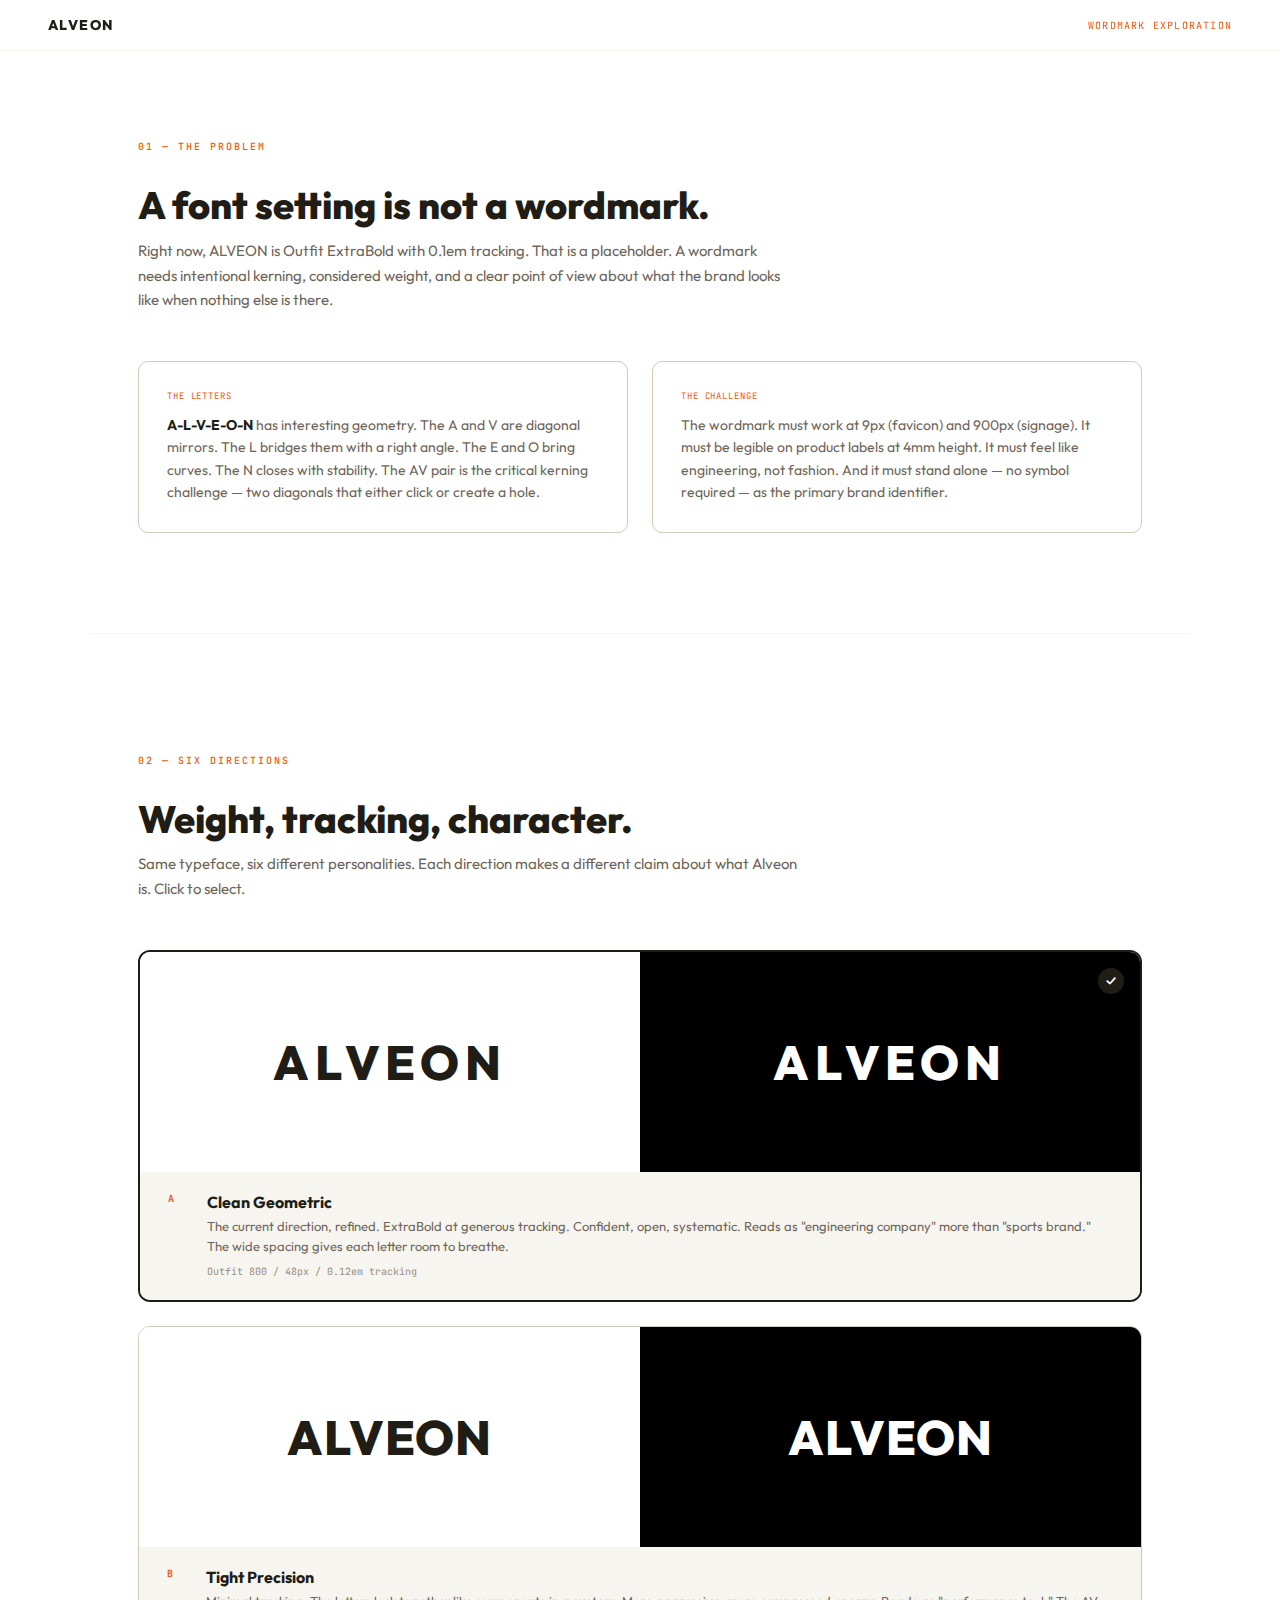
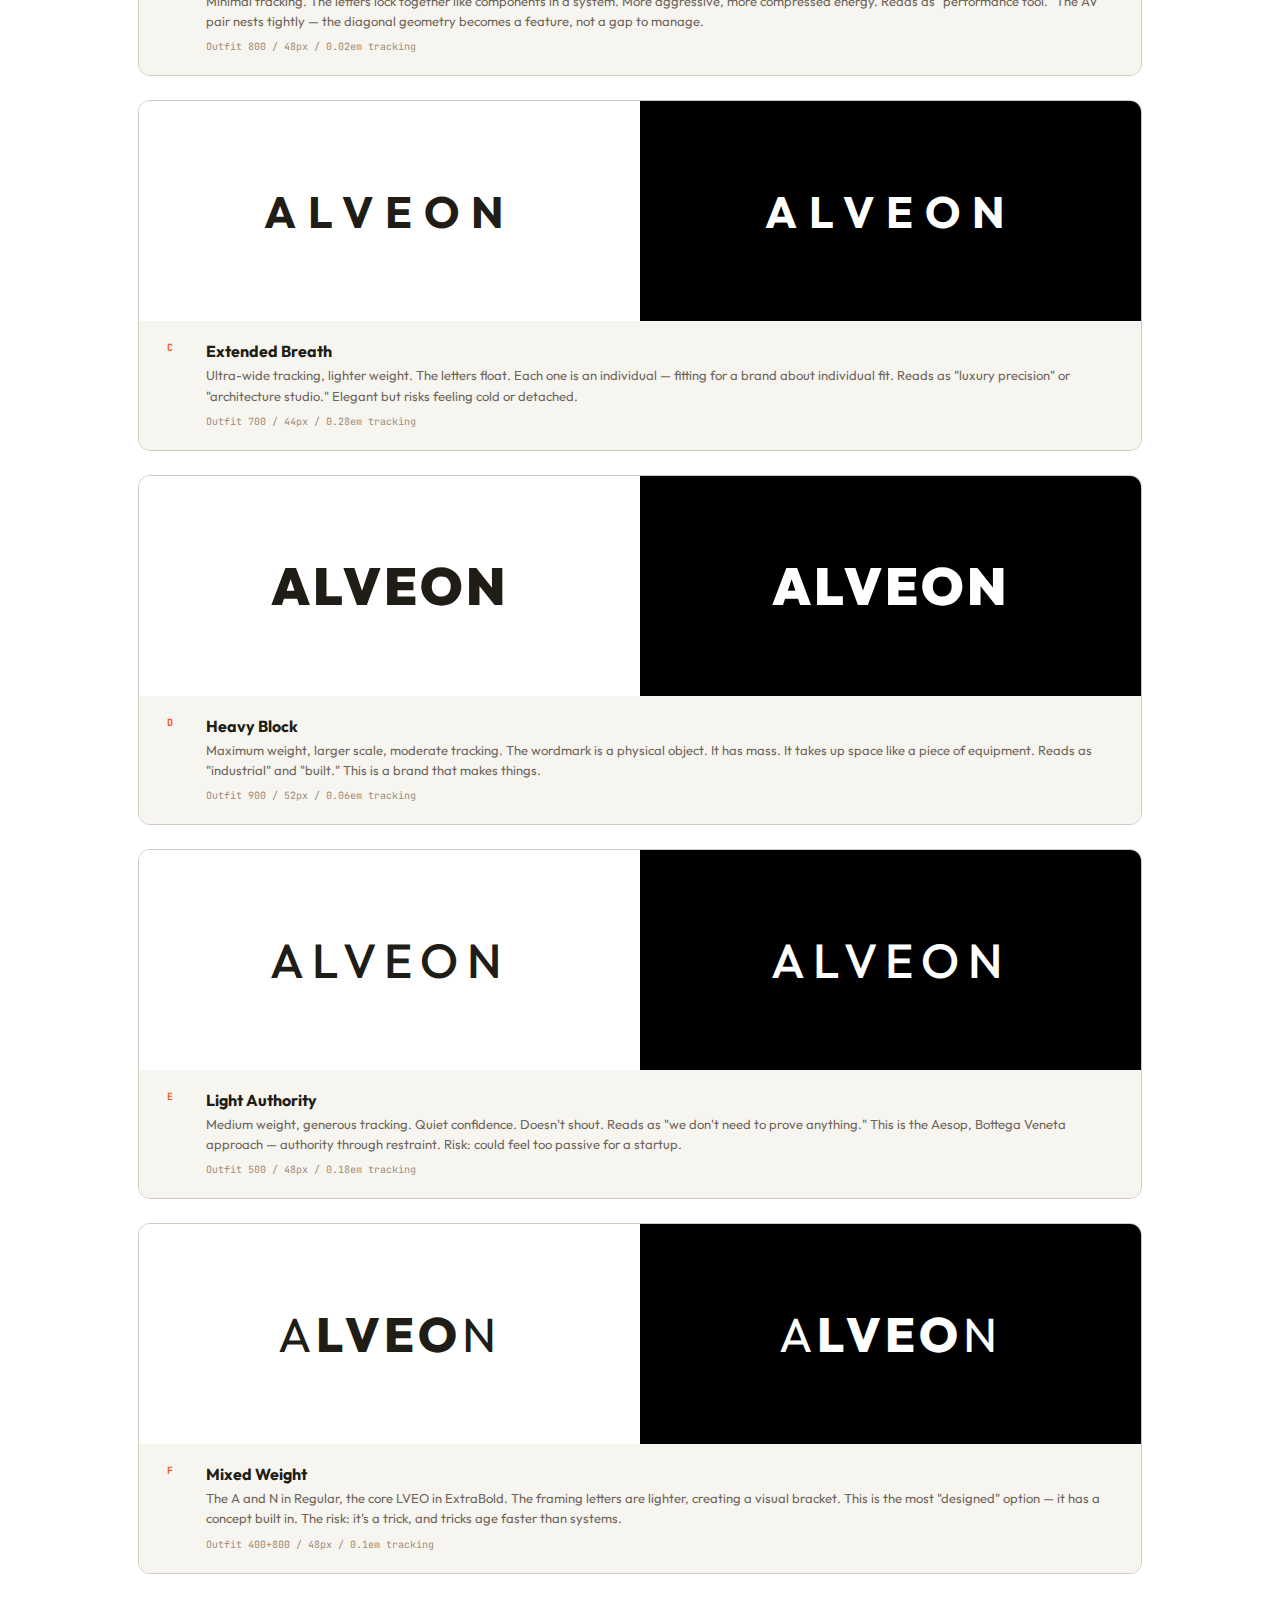
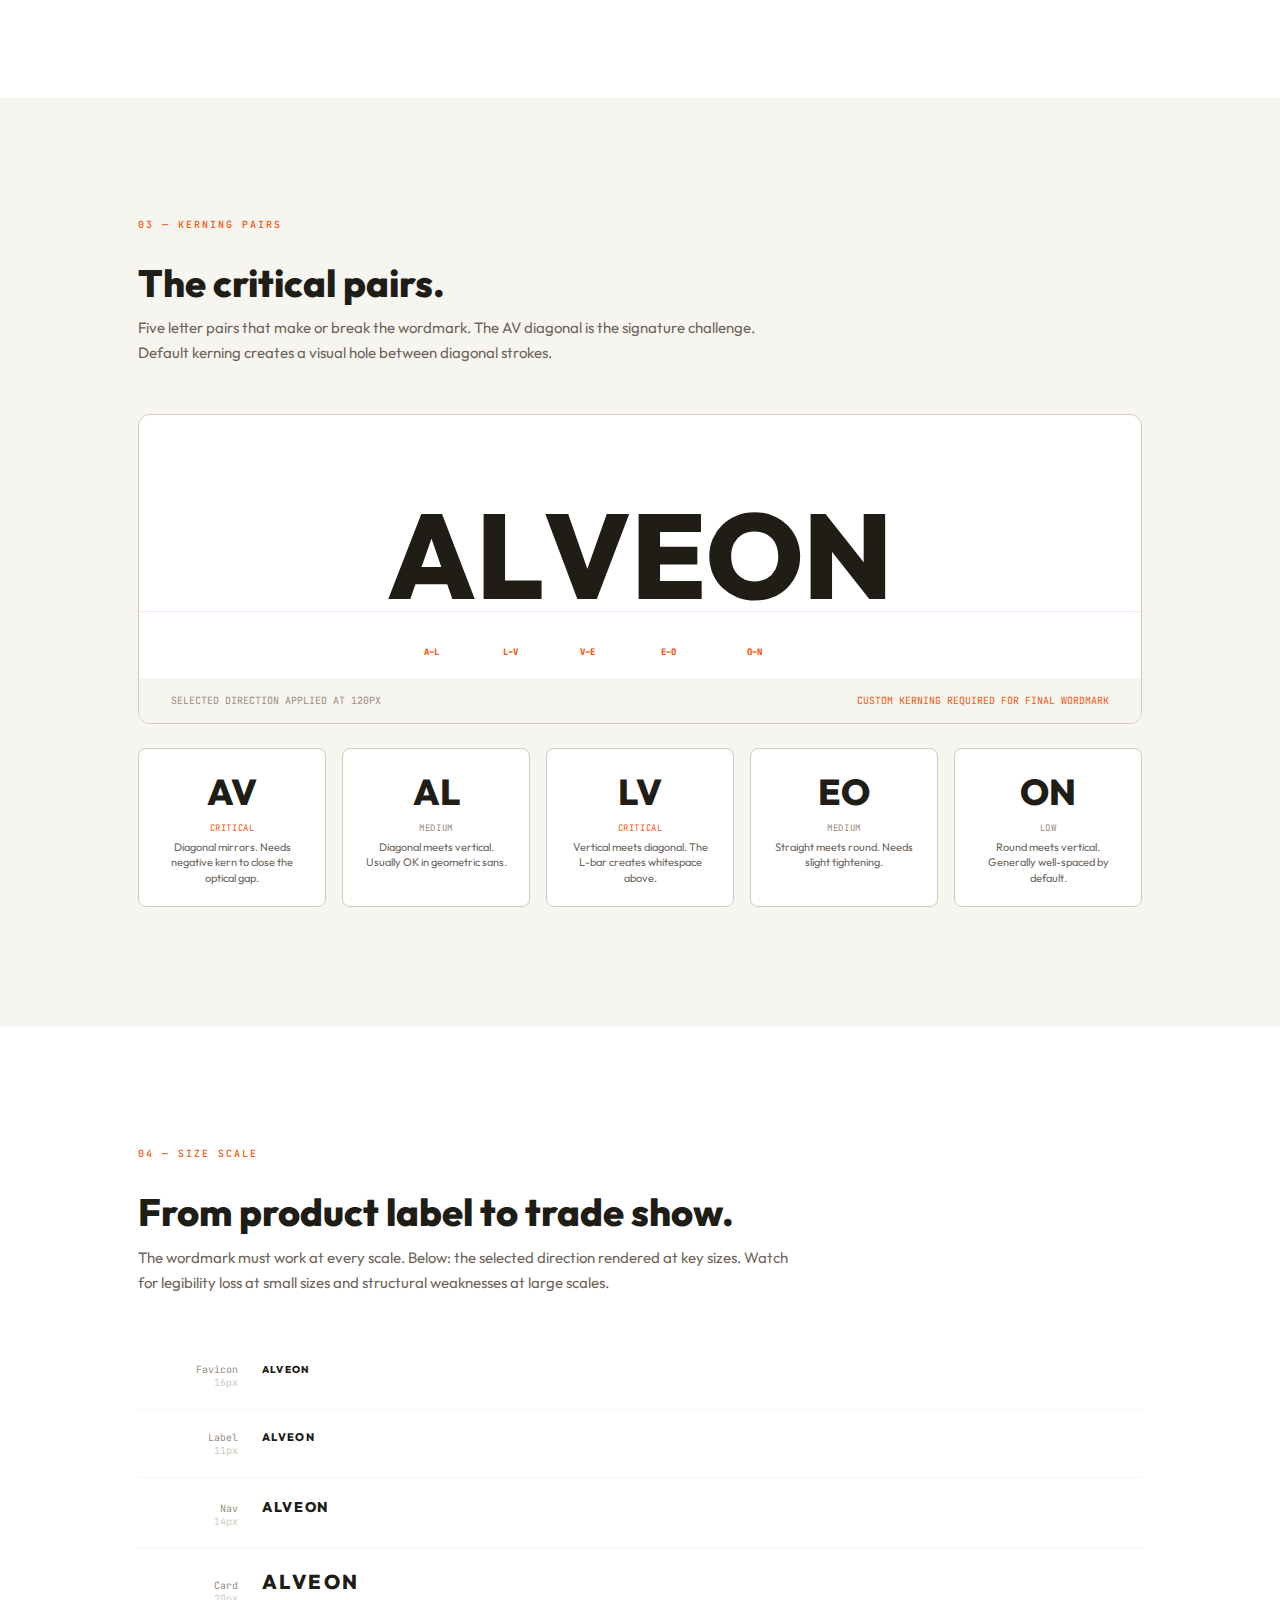
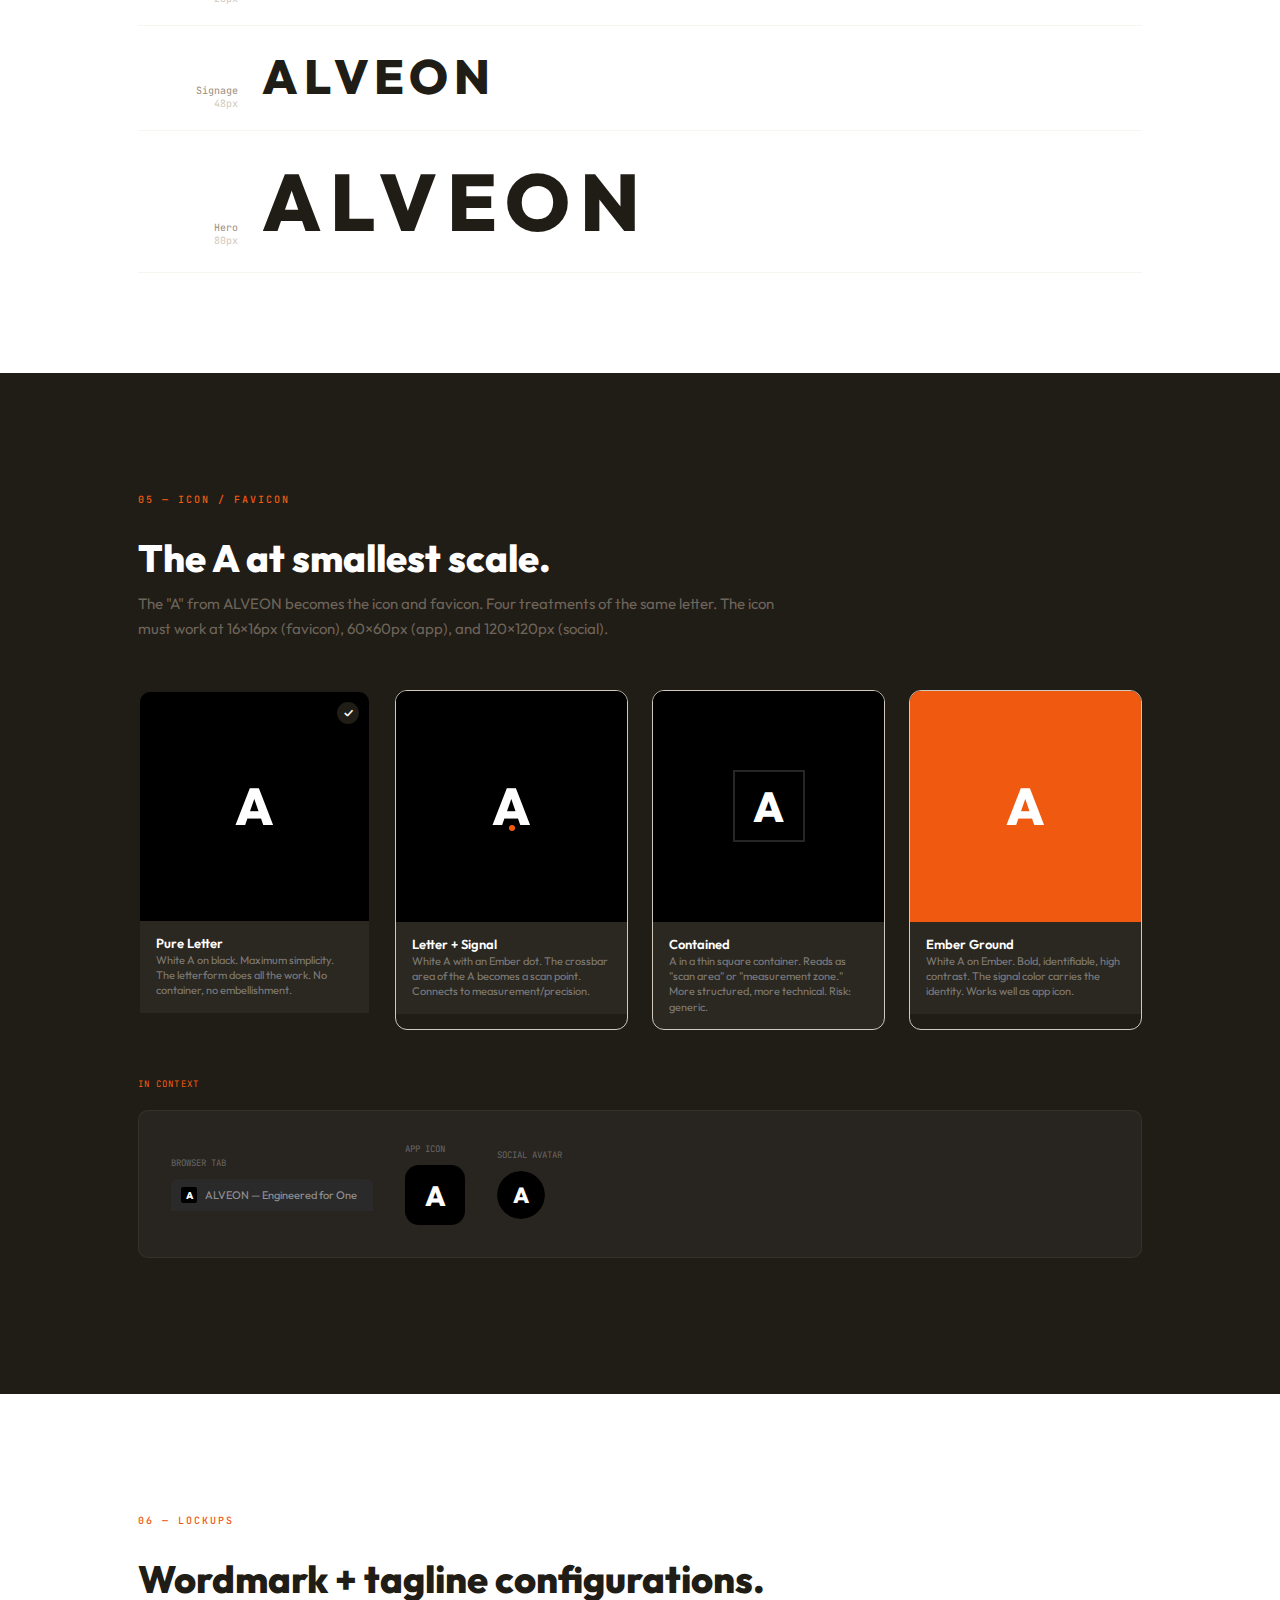
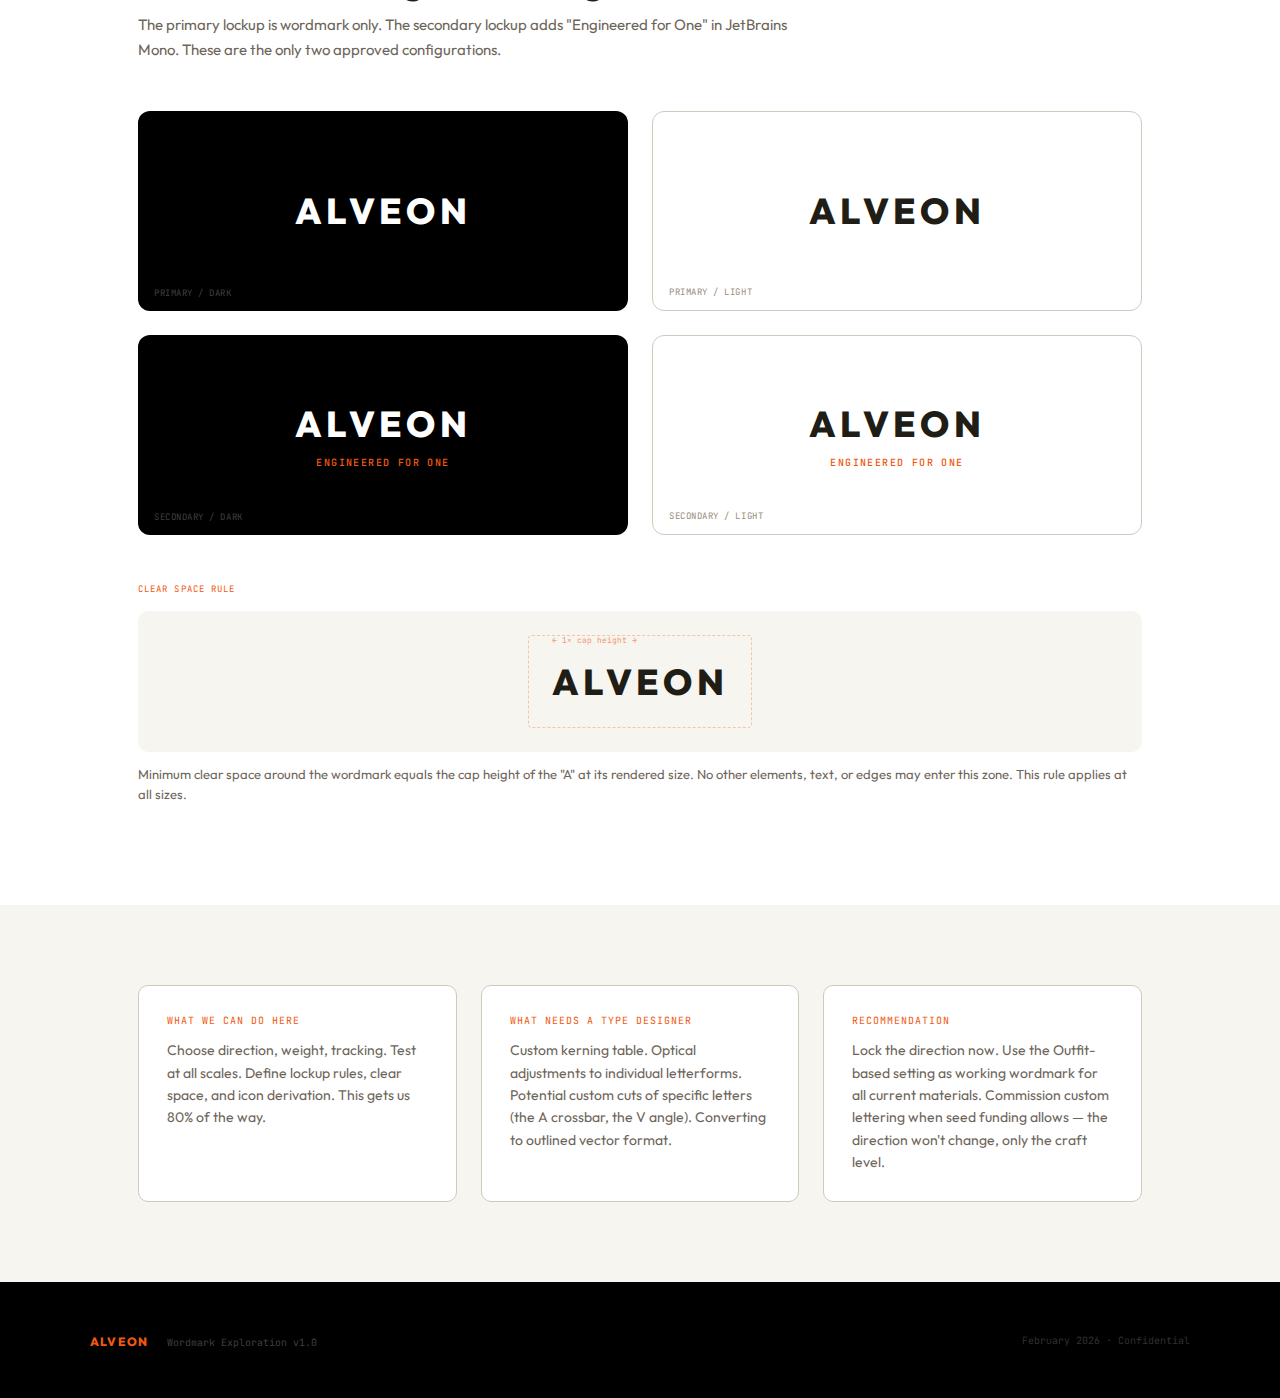
<file: alveon-wordmark.html>
<!DOCTYPE html>
<html lang="en">
<head>
<meta charset="UTF-8">
<meta name="viewport" content="width=device-width, initial-scale=1.0">
<title>ALVEON Wordmark Exploration</title>
<link href="https://fonts.googleapis.com/css2?family=Outfit:wght@300;400;500;600;700;800;900&family=JetBrains+Mono:wght@300;400;500;700&display=swap" rel="stylesheet">
<style>
  * { margin: 0; padding: 0; box-sizing: border-box; }
  :root {
    --dark: #201C16;
    --mid: #6E655A;
    --light: #9A8E80;
    --pale: #D1C9BD;
    --near-white: #F7F5F0;
    --white: #FFFFFF;
    --orange: #F05A10;
    --font-display: 'Outfit', sans-serif;
    --font-mono: 'JetBrains Mono', monospace;
  }
  html { font-size: 16px; scroll-behavior: smooth; }
  body { font-family: var(--font-display); background: var(--white); color: var(--dark); -webkit-font-smoothing: antialiased; }

  nav { position: fixed; top: 0; left: 0; right: 0; z-index: 100; background: rgba(255,255,255,0.92); backdrop-filter: blur(12px); border-bottom: 1px solid var(--near-white); padding: 16px 48px; display: flex; align-items: center; justify-content: space-between; }
  .nav-wordmark { font-weight: 800; font-size: 14px; letter-spacing: 0.1em; }
  .nav-doc { font-family: var(--font-mono); font-weight: 400; font-size: 10px; letter-spacing: 0.12em; text-transform: uppercase; color: var(--orange); }

  section { padding: 120px 48px 100px; max-width: 1100px; margin: 0 auto; }
  section:first-of-type { padding-top: 140px; }
  .full { max-width: 100%; }
  .full .inner { max-width: 1100px; margin: 0 auto; padding: 0 48px; }
  .bg-dark { background: var(--dark); color: var(--white); }
  .bg-black { background: #000; color: var(--white); }
  .bg-off { background: var(--near-white); }

  .label { font-family: var(--font-mono); font-size: 10px; font-weight: 500; letter-spacing: 0.2em; text-transform: uppercase; color: var(--orange); margin-bottom: 32px; }
  .title { font-weight: 800; font-size: clamp(26px, 3.5vw, 38px); line-height: 1.1; margin-bottom: 12px; }
  .subtitle { font-weight: 400; font-size: 15px; line-height: 1.65; color: var(--mid); max-width: 660px; margin-bottom: 48px; }

  /* ── WORDMARK DISPLAY ── */
  .wm-card {
    border-radius: 12px; overflow: hidden; margin-bottom: 24px;
    border: 1px solid var(--pale); position: relative;
    cursor: pointer; transition: transform 0.15s, box-shadow 0.15s;
  }
  .wm-card:hover { transform: translateY(-2px); box-shadow: 0 8px 28px rgba(0,0,0,0.08); }
  .wm-card.selected { border-color: var(--dark); border-width: 2px; }
  .wm-card.selected::after {
    content: '✓'; position: absolute; top: 16px; right: 16px; z-index: 2;
    width: 26px; height: 26px; background: var(--dark); color: #fff;
    border-radius: 50%; font-size: 12px; font-weight: 700;
    display: flex; align-items: center; justify-content: center;
  }
  .wm-display {
    display: grid; grid-template-columns: 1fr 1fr;
    min-height: 220px;
  }
  .wm-on-white {
    display: flex; align-items: center; justify-content: center;
    padding: 48px 32px; background: var(--white);
  }
  .wm-on-black {
    display: flex; align-items: center; justify-content: center;
    padding: 48px 32px; background: #000;
  }
  .wm-info {
    padding: 20px 28px; background: var(--near-white);
    display: grid; grid-template-columns: auto 1fr; gap: 32px; align-items: start;
  }
  .wm-info-label { font-family: var(--font-mono); font-size: 10px; font-weight: 700; color: var(--orange); letter-spacing: 0.1em; }
  .wm-info-name { font-weight: 700; font-size: 16px; margin-bottom: 4px; }
  .wm-info-desc { font-size: 13px; line-height: 1.55; color: var(--mid); }
  .wm-info-specs { font-family: var(--font-mono); font-size: 10px; color: var(--light); line-height: 1.6; }

  /* ── WORDMARK RENDERING ── */
  .wm-text {
    font-family: var(--font-display);
    user-select: none;
  }

  /* Direction A: Clean Geometric */
  .wm-a { font-weight: 800; font-size: 48px; letter-spacing: 0.12em; }

  /* Direction B: Tight Precision */
  .wm-b { font-weight: 800; font-size: 48px; letter-spacing: 0.02em; }

  /* Direction C: Extended Tracking */
  .wm-c { font-weight: 700; font-size: 44px; letter-spacing: 0.28em; }

  /* Direction D: Heavy + Condensed feel via scale */
  .wm-d { font-weight: 900; font-size: 52px; letter-spacing: 0.06em; }

  /* Direction E: Light Authority */
  .wm-e { font-weight: 500; font-size: 48px; letter-spacing: 0.18em; }

  /* Direction F: Mixed Weight */
  .wm-f { font-weight: 800; font-size: 48px; letter-spacing: 0.1em; }

  /* ── KERNING DETAIL ── */
  .kern-display {
    display: flex; align-items: baseline; justify-content: center;
    padding: 64px 32px 48px;
    font-family: var(--font-display); font-weight: 800;
    font-size: 120px; letter-spacing: 0;
    position: relative;
  }
  .kern-letter {
    position: relative;
    display: inline-block;
  }
  .kern-guide {
    position: absolute; top: 0; bottom: 0;
    border-left: 1px dashed rgba(240,90,16,0.3);
  }
  .kern-value {
    position: absolute; bottom: -28px; left: 50%; transform: translateX(-50%);
    font-family: var(--font-mono); font-size: 9px; color: var(--orange);
    white-space: nowrap;
  }
  .kern-baseline {
    position: absolute; left: 0; right: 0;
    border-bottom: 1px solid rgba(240,90,16,0.15);
  }

  /* ── SIZE SCALE ── */
  .size-row {
    display: flex; align-items: baseline; gap: 24px;
    padding: 20px 0;
    border-bottom: 1px solid var(--near-white);
  }
  .size-label {
    font-family: var(--font-mono); font-size: 10px; color: var(--light);
    width: 100px; flex-shrink: 0; text-align: right;
  }

  /* ── ICON GRID ── */
  .icon-grid {
    display: grid; grid-template-columns: repeat(4, 1fr);
    gap: 24px; margin-bottom: 32px;
  }
  .icon-card {
    border-radius: 12px; overflow: hidden;
    border: 1px solid var(--pale);
    cursor: pointer; transition: transform 0.15s, box-shadow 0.15s;
    position: relative;
  }
  .icon-card:hover { transform: translateY(-2px); box-shadow: 0 8px 24px rgba(0,0,0,0.08); }
  .icon-card.selected { border-color: var(--dark); border-width: 2px; }
  .icon-card.selected::after {
    content: '✓'; position: absolute; top: 10px; right: 10px; z-index: 2;
    width: 22px; height: 22px; background: var(--dark); color: #fff;
    border-radius: 50%; font-size: 11px; font-weight: 700;
    display: flex; align-items: center; justify-content: center;
  }
  .icon-preview {
    aspect-ratio: 1; display: flex; align-items: center; justify-content: center;
  }
  .icon-info {
    padding: 14px 16px; background: var(--near-white);
  }
  .icon-name { font-weight: 600; font-size: 13px; margin-bottom: 2px; }
  .icon-desc { font-size: 11px; color: var(--mid); line-height: 1.4; }

  /* ── FAVICON CONTEXTS ── */
  .favicon-row {
    display: flex; align-items: center; gap: 32px;
    padding: 32px;
    border-radius: 10px;
    margin-bottom: 16px;
  }
  .fav-browser {
    display: flex; align-items: center; gap: 12px;
    background: #f0f0f0; padding: 8px 16px; border-radius: 8px;
    font-size: 12px; color: #666;
  }
  .fav-icon-slot {
    width: 16px; height: 16px; border-radius: 2px;
    display: flex; align-items: center; justify-content: center;
    flex-shrink: 0;
  }
  .fav-app-icon {
    width: 60px; height: 60px; border-radius: 14px;
    display: flex; align-items: center; justify-content: center;
    flex-shrink: 0;
  }

  /* ── SVG ICONS ── */
  .icon-svg-container {
    width: 80px; height: 80px;
    display: flex; align-items: center; justify-content: center;
  }

  /* ── LOCKUP SECTION ── */
  .lockup-grid {
    display: grid; grid-template-columns: 1fr 1fr;
    gap: 24px; margin-bottom: 32px;
  }
  .lockup-card {
    border-radius: 12px; overflow: hidden;
    min-height: 200px;
    display: flex; align-items: center; justify-content: center;
    padding: 48px 32px;
    position: relative;
  }
  .lockup-label {
    position: absolute; bottom: 12px; left: 16px;
    font-family: var(--font-mono); font-size: 9px; color: rgba(255,255,255,0.25);
    letter-spacing: 0.06em;
  }
  .lockup-label-dark {
    position: absolute; bottom: 12px; left: 16px;
    font-family: var(--font-mono); font-size: 9px; color: var(--light);
    letter-spacing: 0.06em;
  }

  @media (max-width: 768px) {
    nav { padding: 12px 24px; }
    section { padding: 80px 24px 60px; }
    .full .inner { padding: 0 24px; }
    .wm-display { grid-template-columns: 1fr; }
    .icon-grid { grid-template-columns: repeat(2, 1fr); }
    .lockup-grid { grid-template-columns: 1fr; }
    .kern-display { font-size: 72px; }
  }
</style>
</head>
<body>

<nav>
  <span class="nav-wordmark">ALVEON</span>
  <span class="nav-doc">WORDMARK EXPLORATION</span>
</nav>

<!-- ═══════════════════════════════════════════════ -->
<!-- 01: THE PROBLEM                                 -->
<!-- ═══════════════════════════════════════════════ -->
<section>
  <div class="label">01 — The Problem</div>
  <h1 class="title">A font setting is not a wordmark.</h1>
  <p class="subtitle">Right now, ALVEON is Outfit ExtraBold with 0.1em tracking. That is a placeholder. A wordmark needs intentional kerning, considered weight, and a clear point of view about what the brand looks like when nothing else is there.</p>

  <div style="display: grid; grid-template-columns: 1fr 1fr; gap: 24px; margin-top: 32px;">
    <div style="padding: 28px; border-radius: 10px; border: 1px solid var(--pale);">
      <div style="font-family: var(--font-mono); font-size: 9px; color: var(--orange); letter-spacing: 0.1em; margin-bottom: 12px;">THE LETTERS</div>
      <div style="font-size: 14px; line-height: 1.6; color: var(--mid);">
        <strong style="color: var(--dark);">A-L-V-E-O-N</strong> has interesting geometry. The A and V are diagonal mirrors. The L bridges them with a right angle. The E and O bring curves. The N closes with stability. The AV pair is the critical kerning challenge — two diagonals that either click or create a hole.
      </div>
    </div>
    <div style="padding: 28px; border-radius: 10px; border: 1px solid var(--pale);">
      <div style="font-family: var(--font-mono); font-size: 9px; color: var(--orange); letter-spacing: 0.1em; margin-bottom: 12px;">THE CHALLENGE</div>
      <div style="font-size: 14px; line-height: 1.6; color: var(--mid);">
        The wordmark must work at 9px (favicon) and 900px (signage). It must be legible on product labels at 4mm height. It must feel like engineering, not fashion. And it must stand alone — no symbol required — as the primary brand identifier.
      </div>
    </div>
  </div>
</section>

<!-- ═══════════════════════════════════════════════ -->
<!-- 02: SIX DIRECTIONS                              -->
<!-- ═══════════════════════════════════════════════ -->
<section style="border-top: 1px solid var(--near-white);">
  <div class="label">02 — Six Directions</div>
  <h1 class="title">Weight, tracking, character.</h1>
  <p class="subtitle">Same typeface, six different personalities. Each direction makes a different claim about what Alveon is. Click to select.</p>

  <!-- Direction A -->
  <div class="wm-card selected" data-dir="a">
    <div class="wm-display">
      <div class="wm-on-white">
        <span class="wm-text wm-a" style="color: var(--dark);">ALVEON</span>
      </div>
      <div class="wm-on-black">
        <span class="wm-text wm-a" style="color: #fff;">ALVEON</span>
      </div>
    </div>
    <div class="wm-info">
      <div>
        <div class="wm-info-label">A</div>
      </div>
      <div>
        <div class="wm-info-name">Clean Geometric</div>
        <div class="wm-info-desc">The current direction, refined. ExtraBold at generous tracking. Confident, open, systematic. Reads as "engineering company" more than "sports brand." The wide spacing gives each letter room to breathe.</div>
        <div class="wm-info-specs" style="margin-top: 8px;">Outfit 800 / 48px / 0.12em tracking</div>
      </div>
    </div>
  </div>

  <!-- Direction B -->
  <div class="wm-card" data-dir="b">
    <div class="wm-display">
      <div class="wm-on-white">
        <span class="wm-text wm-b" style="color: var(--dark);">ALVEON</span>
      </div>
      <div class="wm-on-black">
        <span class="wm-text wm-b" style="color: #fff;">ALVEON</span>
      </div>
    </div>
    <div class="wm-info">
      <div>
        <div class="wm-info-label">B</div>
      </div>
      <div>
        <div class="wm-info-name">Tight Precision</div>
        <div class="wm-info-desc">Minimal tracking. The letters lock together like components in a system. More aggressive, more compressed energy. Reads as "performance tool." The AV pair nests tightly — the diagonal geometry becomes a feature, not a gap to manage.</div>
        <div class="wm-info-specs" style="margin-top: 8px;">Outfit 800 / 48px / 0.02em tracking</div>
      </div>
    </div>
  </div>

  <!-- Direction C -->
  <div class="wm-card" data-dir="c">
    <div class="wm-display">
      <div class="wm-on-white">
        <span class="wm-text wm-c" style="color: var(--dark);">ALVEON</span>
      </div>
      <div class="wm-on-black">
        <span class="wm-text wm-c" style="color: #fff;">ALVEON</span>
      </div>
    </div>
    <div class="wm-info">
      <div>
        <div class="wm-info-label">C</div>
      </div>
      <div>
        <div class="wm-info-name">Extended Breath</div>
        <div class="wm-info-desc">Ultra-wide tracking, lighter weight. The letters float. Each one is an individual — fitting for a brand about individual fit. Reads as "luxury precision" or "architecture studio." Elegant but risks feeling cold or detached.</div>
        <div class="wm-info-specs" style="margin-top: 8px;">Outfit 700 / 44px / 0.28em tracking</div>
      </div>
    </div>
  </div>

  <!-- Direction D -->
  <div class="wm-card" data-dir="d">
    <div class="wm-display">
      <div class="wm-on-white">
        <span class="wm-text wm-d" style="color: var(--dark);">ALVEON</span>
      </div>
      <div class="wm-on-black">
        <span class="wm-text wm-d" style="color: #fff;">ALVEON</span>
      </div>
    </div>
    <div class="wm-info">
      <div>
        <div class="wm-info-label">D</div>
      </div>
      <div>
        <div class="wm-info-name">Heavy Block</div>
        <div class="wm-info-desc">Maximum weight, larger scale, moderate tracking. The wordmark is a physical object. It has mass. It takes up space like a piece of equipment. Reads as "industrial" and "built." This is a brand that makes things.</div>
        <div class="wm-info-specs" style="margin-top: 8px;">Outfit 900 / 52px / 0.06em tracking</div>
      </div>
    </div>
  </div>

  <!-- Direction E -->
  <div class="wm-card" data-dir="e">
    <div class="wm-display">
      <div class="wm-on-white">
        <span class="wm-text wm-e" style="color: var(--dark);">ALVEON</span>
      </div>
      <div class="wm-on-black">
        <span class="wm-text wm-e" style="color: #fff;">ALVEON</span>
      </div>
    </div>
    <div class="wm-info">
      <div>
        <div class="wm-info-label">E</div>
      </div>
      <div>
        <div class="wm-info-name">Light Authority</div>
        <div class="wm-info-desc">Medium weight, generous tracking. Quiet confidence. Doesn't shout. Reads as "we don't need to prove anything." This is the Aesop, Bottega Veneta approach — authority through restraint. Risk: could feel too passive for a startup.</div>
        <div class="wm-info-specs" style="margin-top: 8px;">Outfit 500 / 48px / 0.18em tracking</div>
      </div>
    </div>
  </div>

  <!-- Direction F -->
  <div class="wm-card" data-dir="f">
    <div class="wm-display">
      <div class="wm-on-white">
        <div class="wm-text wm-f" style="color: var(--dark);">
          <span style="font-weight: 400;">A</span>LVEO<span style="font-weight: 400;">N</span>
        </div>
      </div>
      <div class="wm-on-black">
        <div class="wm-text wm-f" style="color: #fff;">
          <span style="font-weight: 400;">A</span>LVEO<span style="font-weight: 400;">N</span>
        </div>
      </div>
    </div>
    <div class="wm-info">
      <div>
        <div class="wm-info-label">F</div>
      </div>
      <div>
        <div class="wm-info-name">Mixed Weight</div>
        <div class="wm-info-desc">The A and N in Regular, the core LVEO in ExtraBold. The framing letters are lighter, creating a visual bracket. This is the most "designed" option — it has a concept built in. The risk: it's a trick, and tricks age faster than systems.</div>
        <div class="wm-info-specs" style="margin-top: 8px;">Outfit 400+800 / 48px / 0.1em tracking</div>
      </div>
    </div>
  </div>
</section>

<!-- ═══════════════════════════════════════════════ -->
<!-- 03: KERNING DETAIL                              -->
<!-- ═══════════════════════════════════════════════ -->
<section class="full bg-off" style="padding: 120px 0;">
  <div class="inner">
    <div class="label">03 — Kerning Pairs</div>
    <h1 class="title">The critical pairs.</h1>
    <p class="subtitle">Five letter pairs that make or break the wordmark. The AV diagonal is the signature challenge. Default kerning creates a visual hole between diagonal strokes.</p>

    <div style="background: var(--white); border-radius: 12px; overflow: hidden; border: 1px solid var(--pale); margin-bottom: 24px;">
      <div id="kernDisplay" class="kern-display" style="color: var(--dark);">
        <div class="kern-baseline" style="bottom: 25%;"></div>
        <span class="kern-letter" style="position: relative;">
          A
          <div class="kern-value" id="kernAL">A–L</div>
        </span><span class="kern-letter" style="position: relative;">
          L
          <div class="kern-value" id="kernLV">L–V</div>
        </span><span class="kern-letter" style="position: relative;">
          V
          <div class="kern-value" id="kernVE">V–E</div>
        </span><span class="kern-letter" style="position: relative;">
          E
          <div class="kern-value" id="kernEO">E–O</div>
        </span><span class="kern-letter" style="position: relative;">
          O
          <div class="kern-value" id="kernON">O–N</div>
        </span><span class="kern-letter">
          N
        </span>
      </div>
      <div style="padding: 16px 32px; background: var(--near-white); display: flex; justify-content: space-between; align-items: center;">
        <span style="font-family: var(--font-mono); font-size: 10px; color: var(--light);">SELECTED DIRECTION APPLIED AT 120PX</span>
        <span style="font-family: var(--font-mono); font-size: 10px; color: var(--orange);">CUSTOM KERNING REQUIRED FOR FINAL WORDMARK</span>
      </div>
    </div>

    <div style="display: grid; grid-template-columns: repeat(5, 1fr); gap: 16px;">
      <div style="background: var(--white); border-radius: 8px; padding: 20px; text-align: center; border: 1px solid var(--pale);">
        <div style="font-family: var(--font-display); font-weight: 800; font-size: 36px; color: var(--dark); margin-bottom: 8px;">AV</div>
        <div style="font-family: var(--font-mono); font-size: 9px; color: var(--orange); letter-spacing: 0.06em;">CRITICAL</div>
        <div style="font-size: 11px; color: var(--mid); margin-top: 6px; line-height: 1.4;">Diagonal mirrors. Needs negative kern to close the optical gap.</div>
      </div>
      <div style="background: var(--white); border-radius: 8px; padding: 20px; text-align: center; border: 1px solid var(--pale);">
        <div style="font-family: var(--font-display); font-weight: 800; font-size: 36px; color: var(--dark); margin-bottom: 8px;">AL</div>
        <div style="font-family: var(--font-mono); font-size: 9px; color: var(--light); letter-spacing: 0.06em;">MEDIUM</div>
        <div style="font-size: 11px; color: var(--mid); margin-top: 6px; line-height: 1.4;">Diagonal meets vertical. Usually OK in geometric sans.</div>
      </div>
      <div style="background: var(--white); border-radius: 8px; padding: 20px; text-align: center; border: 1px solid var(--pale);">
        <div style="font-family: var(--font-display); font-weight: 800; font-size: 36px; color: var(--dark); margin-bottom: 8px;">LV</div>
        <div style="font-family: var(--font-mono); font-size: 9px; color: var(--orange); letter-spacing: 0.06em;">CRITICAL</div>
        <div style="font-size: 11px; color: var(--mid); margin-top: 6px; line-height: 1.4;">Vertical meets diagonal. The L-bar creates whitespace above.</div>
      </div>
      <div style="background: var(--white); border-radius: 8px; padding: 20px; text-align: center; border: 1px solid var(--pale);">
        <div style="font-family: var(--font-display); font-weight: 800; font-size: 36px; color: var(--dark); margin-bottom: 8px;">EO</div>
        <div style="font-family: var(--font-mono); font-size: 9px; color: var(--light); letter-spacing: 0.06em;">MEDIUM</div>
        <div style="font-size: 11px; color: var(--mid); margin-top: 6px; line-height: 1.4;">Straight meets round. Needs slight tightening.</div>
      </div>
      <div style="background: var(--white); border-radius: 8px; padding: 20px; text-align: center; border: 1px solid var(--pale);">
        <div style="font-family: var(--font-display); font-weight: 800; font-size: 36px; color: var(--dark); margin-bottom: 8px;">ON</div>
        <div style="font-family: var(--font-mono); font-size: 9px; color: var(--light); letter-spacing: 0.06em;">LOW</div>
        <div style="font-size: 11px; color: var(--mid); margin-top: 6px; line-height: 1.4;">Round meets vertical. Generally well-spaced by default.</div>
      </div>
    </div>
  </div>
</section>

<!-- ═══════════════════════════════════════════════ -->
<!-- 04: SIZE SCALE                                  -->
<!-- ═══════════════════════════════════════════════ -->
<section>
  <div class="label">04 — Size Scale</div>
  <h1 class="title">From product label to trade show.</h1>
  <p class="subtitle">The wordmark must work at every scale. Below: the selected direction rendered at key sizes. Watch for legibility loss at small sizes and structural weaknesses at large scales.</p>

  <div id="sizeScale">
    <div class="size-row">
      <div class="size-label">Favicon<br><span style="color: var(--pale);">16px</span></div>
      <div class="wm-text" style="font-family: var(--font-display); font-weight: 800; font-size: 10px; letter-spacing: 0.12em; color: var(--dark);">ALVEON</div>
    </div>
    <div class="size-row">
      <div class="size-label">Label<br><span style="color: var(--pale);">11px</span></div>
      <div class="wm-text" style="font-family: var(--font-display); font-weight: 800; font-size: 11px; letter-spacing: 0.12em; color: var(--dark);">ALVEON</div>
    </div>
    <div class="size-row">
      <div class="size-label">Nav<br><span style="color: var(--pale);">14px</span></div>
      <div class="wm-text" style="font-family: var(--font-display); font-weight: 800; font-size: 14px; letter-spacing: 0.12em; color: var(--dark);">ALVEON</div>
    </div>
    <div class="size-row">
      <div class="size-label">Card<br><span style="color: var(--pale);">20px</span></div>
      <div class="wm-text" style="font-family: var(--font-display); font-weight: 800; font-size: 20px; letter-spacing: 0.12em; color: var(--dark);">ALVEON</div>
    </div>
    <div class="size-row">
      <div class="size-label">Signage<br><span style="color: var(--pale);">48px</span></div>
      <div class="wm-text" style="font-family: var(--font-display); font-weight: 800; font-size: 48px; letter-spacing: 0.12em; color: var(--dark);">ALVEON</div>
    </div>
    <div class="size-row">
      <div class="size-label">Hero<br><span style="color: var(--pale);">80px</span></div>
      <div class="wm-text" style="font-family: var(--font-display); font-weight: 800; font-size: 80px; letter-spacing: 0.12em; color: var(--dark);">ALVEON</div>
    </div>
  </div>
</section>

<!-- ═══════════════════════════════════════════════ -->
<!-- 05: ICON / FAVICON                              -->
<!-- ═══════════════════════════════════════════════ -->
<section class="full bg-dark" style="padding: 120px 0;">
  <div class="inner">
    <div class="label" style="color: var(--orange);">05 — Icon / Favicon</div>
    <h1 class="title">The A at smallest scale.</h1>
    <p class="subtitle">The "A" from ALVEON becomes the icon and favicon. Four treatments of the same letter. The icon must work at 16×16px (favicon), 60×60px (app), and 120×120px (social).</p>

    <div class="icon-grid">
      <!-- Icon 1: Simple A -->
      <div class="icon-card selected" data-icon="1">
        <div class="icon-preview" style="background: #000;">
          <div style="font-family: var(--font-display); font-weight: 800; font-size: 52px; color: #fff; letter-spacing: 0;">A</div>
        </div>
        <div class="icon-info" style="background: rgba(255,255,255,0.05);">
          <div class="icon-name" style="color: #fff;">Pure Letter</div>
          <div class="icon-desc" style="color: rgba(255,255,255,0.4);">White A on black. Maximum simplicity. The letterform does all the work. No container, no embellishment.</div>
        </div>
      </div>

      <!-- Icon 2: A with ember accent -->
      <div class="icon-card" data-icon="2">
        <div class="icon-preview" style="background: #000;">
          <div style="position: relative; font-family: var(--font-display); font-weight: 800; font-size: 52px; color: #fff; letter-spacing: 0;">
            A
            <div style="position: absolute; bottom: 8px; left: 50%; transform: translateX(-50%); width: 6px; height: 6px; background: var(--orange); border-radius: 50%;"></div>
          </div>
        </div>
        <div class="icon-info" style="background: rgba(255,255,255,0.05);">
          <div class="icon-name" style="color: #fff;">Letter + Signal</div>
          <div class="icon-desc" style="color: rgba(255,255,255,0.4);">White A with an Ember dot. The crossbar area of the A becomes a scan point. Connects to measurement/precision.</div>
        </div>
      </div>

      <!-- Icon 3: A in square -->
      <div class="icon-card" data-icon="3">
        <div class="icon-preview" style="background: #000;">
          <div style="width: 72px; height: 72px; border: 2px solid rgba(255,255,255,0.15); display: flex; align-items: center; justify-content: center;">
            <div style="font-family: var(--font-display); font-weight: 800; font-size: 42px; color: #fff; letter-spacing: 0;">A</div>
          </div>
        </div>
        <div class="icon-info" style="background: rgba(255,255,255,0.05);">
          <div class="icon-name" style="color: #fff;">Contained</div>
          <div class="icon-desc" style="color: rgba(255,255,255,0.4);">A in a thin square container. Reads as "scan area" or "measurement zone." More structured, more technical. Risk: generic.</div>
        </div>
      </div>

      <!-- Icon 4: A monogram ember -->
      <div class="icon-card" data-icon="4">
        <div class="icon-preview" style="background: var(--orange);">
          <div style="font-family: var(--font-display); font-weight: 800; font-size: 52px; color: #fff; letter-spacing: 0;">A</div>
        </div>
        <div class="icon-info" style="background: rgba(255,255,255,0.05);">
          <div class="icon-name" style="color: #fff;">Ember Ground</div>
          <div class="icon-desc" style="color: rgba(255,255,255,0.4);">White A on Ember. Bold, identifiable, high contrast. The signal color carries the identity. Works well as app icon.</div>
        </div>
      </div>
    </div>

    <!-- Context: Favicon + App -->
    <div style="margin-top: 48px;">
      <div style="font-family: var(--font-mono); font-size: 9px; color: var(--orange); letter-spacing: 0.12em; margin-bottom: 20px;">IN CONTEXT</div>

      <div class="favicon-row" style="background: rgba(255,255,255,0.04); border: 1px solid rgba(255,255,255,0.06); border-radius: 10px;">
        <div>
          <div style="font-family: var(--font-mono); font-size: 9px; color: rgba(255,255,255,0.3); margin-bottom: 10px;">BROWSER TAB</div>
          <div style="display: flex; align-items: center; gap: 8px; background: #2a2a2a; padding: 8px 16px 8px 10px; border-radius: 6px 6px 0 0;">
            <div class="fav-icon-slot" id="favSlot" style="background: #000; border-radius: 2px;">
              <span style="font-family: var(--font-display); font-weight: 800; font-size: 10px; color: #fff;">A</span>
            </div>
            <span style="font-size: 11px; color: rgba(255,255,255,0.5);">ALVEON — Engineered for One</span>
          </div>
        </div>
        <div>
          <div style="font-family: var(--font-mono); font-size: 9px; color: rgba(255,255,255,0.3); margin-bottom: 10px;">APP ICON</div>
          <div class="fav-app-icon" id="appIcon" style="background: #000;">
            <span style="font-family: var(--font-display); font-weight: 800; font-size: 28px; color: #fff;">A</span>
          </div>
        </div>
        <div>
          <div style="font-family: var(--font-mono); font-size: 9px; color: rgba(255,255,255,0.3); margin-bottom: 10px;">SOCIAL AVATAR</div>
          <div style="width: 48px; height: 48px; border-radius: 50%; overflow: hidden; display: flex; align-items: center; justify-content: center;" id="socialIcon" style="background: #000;">
            <div style="width: 48px; height: 48px; border-radius: 50%; background: #000; display: flex; align-items: center; justify-content: center;">
              <span style="font-family: var(--font-display); font-weight: 800; font-size: 22px; color: #fff;">A</span>
            </div>
          </div>
        </div>
      </div>
    </div>
  </div>
</section>

<!-- ═══════════════════════════════════════════════ -->
<!-- 06: LOCKUPS                                     -->
<!-- ═══════════════════════════════════════════════ -->
<section>
  <div class="label">06 — Lockups</div>
  <h1 class="title">Wordmark + tagline configurations.</h1>
  <p class="subtitle">The primary lockup is wordmark only. The secondary lockup adds "Engineered for One" in JetBrains Mono. These are the only two approved configurations.</p>

  <div class="lockup-grid">
    <!-- Primary: wordmark only, dark bg -->
    <div class="lockup-card" style="background: #000;">
      <div style="text-align: center;">
        <div style="font-family: var(--font-display); font-weight: 800; font-size: 36px; letter-spacing: 0.12em; color: #fff;">ALVEON</div>
      </div>
      <div class="lockup-label">PRIMARY / DARK</div>
    </div>

    <!-- Primary: wordmark only, light bg -->
    <div class="lockup-card" style="background: var(--white); border: 1px solid var(--pale);">
      <div style="text-align: center;">
        <div style="font-family: var(--font-display); font-weight: 800; font-size: 36px; letter-spacing: 0.12em; color: var(--dark);">ALVEON</div>
      </div>
      <div class="lockup-label-dark">PRIMARY / LIGHT</div>
    </div>

    <!-- Secondary: with tagline, dark bg -->
    <div class="lockup-card" style="background: #000;">
      <div style="text-align: center;">
        <div style="font-family: var(--font-display); font-weight: 800; font-size: 36px; letter-spacing: 0.12em; color: #fff; margin-bottom: 10px;">ALVEON</div>
        <div style="font-family: var(--font-mono); font-size: 10px; font-weight: 500; letter-spacing: 0.14em; color: var(--orange);">ENGINEERED FOR ONE</div>
      </div>
      <div class="lockup-label">SECONDARY / DARK</div>
    </div>

    <!-- Secondary: with tagline, light bg -->
    <div class="lockup-card" style="background: var(--white); border: 1px solid var(--pale);">
      <div style="text-align: center;">
        <div style="font-family: var(--font-display); font-weight: 800; font-size: 36px; letter-spacing: 0.12em; color: var(--dark); margin-bottom: 10px;">ALVEON</div>
        <div style="font-family: var(--font-mono); font-size: 10px; font-weight: 500; letter-spacing: 0.14em; color: var(--orange);">ENGINEERED FOR ONE</div>
      </div>
      <div class="lockup-label-dark">SECONDARY / LIGHT</div>
    </div>
  </div>

  <!-- Clear space -->
  <div style="margin-top: 48px;">
    <div style="font-family: var(--font-mono); font-size: 9px; color: var(--orange); letter-spacing: 0.12em; margin-bottom: 16px;">CLEAR SPACE RULE</div>
    <div style="background: var(--near-white); border-radius: 10px; padding: 48px; display: flex; align-items: center; justify-content: center;">
      <div style="position: relative; display: inline-block;">
        <div style="position: absolute; top: -24px; left: -24px; right: -24px; bottom: -24px; border: 1px dashed var(--orange); opacity: 0.3; border-radius: 4px;"></div>
        <div style="position: absolute; top: -24px; left: 0; font-family: var(--font-mono); font-size: 8px; color: var(--orange); opacity: 0.6;">← 1× cap height →</div>
        <div style="font-family: var(--font-display); font-weight: 800; font-size: 36px; letter-spacing: 0.12em; color: var(--dark);">ALVEON</div>
      </div>
    </div>
    <div style="font-size: 13px; line-height: 1.6; color: var(--mid); margin-top: 12px;">Minimum clear space around the wordmark equals the cap height of the "A" at its rendered size. No other elements, text, or edges may enter this zone. This rule applies at all sizes.</div>
  </div>
</section>

<!-- ═══════════════════════════════════════════════ -->
<!-- 07: NEXT STEPS                                  -->
<!-- ═══════════════════════════════════════════════ -->
<section class="full bg-off" style="padding: 80px 0;">
  <div class="inner">
    <div style="display: grid; grid-template-columns: 1fr 1fr 1fr; gap: 24px;">
      <div style="background: var(--white); border-radius: 10px; padding: 28px; border: 1px solid var(--pale);">
        <div style="font-family: var(--font-mono); font-size: 10px; color: var(--orange); letter-spacing: 0.1em; margin-bottom: 12px;">WHAT WE CAN DO HERE</div>
        <div style="font-size: 14px; line-height: 1.6; color: var(--mid);">Choose direction, weight, tracking. Test at all scales. Define lockup rules, clear space, and icon derivation. This gets us 80% of the way.</div>
      </div>
      <div style="background: var(--white); border-radius: 10px; padding: 28px; border: 1px solid var(--pale);">
        <div style="font-family: var(--font-mono); font-size: 10px; color: var(--orange); letter-spacing: 0.1em; margin-bottom: 12px;">WHAT NEEDS A TYPE DESIGNER</div>
        <div style="font-size: 14px; line-height: 1.6; color: var(--mid);">Custom kerning table. Optical adjustments to individual letterforms. Potential custom cuts of specific letters (the A crossbar, the V angle). Converting to outlined vector format.</div>
      </div>
      <div style="background: var(--white); border-radius: 10px; padding: 28px; border: 1px solid var(--pale);">
        <div style="font-family: var(--font-mono); font-size: 10px; color: var(--orange); letter-spacing: 0.1em; margin-bottom: 12px;">RECOMMENDATION</div>
        <div style="font-size: 14px; line-height: 1.6; color: var(--mid);">Lock the direction now. Use the Outfit-based setting as working wordmark for all current materials. Commission custom lettering when seed funding allows — the direction won't change, only the craft level.</div>
      </div>
    </div>
  </div>
</section>

<!-- FOOTER -->
<div style="background: #000; padding: 48px;">
  <div style="max-width: 1100px; margin: 0 auto; display: flex; justify-content: space-between; align-items: center;">
    <div>
      <span style="font-weight: 800; font-size: 12px; letter-spacing: 0.1em; color: var(--orange);">ALVEON</span>
      <span style="font-family: var(--font-mono); font-size: 10px; color: rgba(255,255,255,0.25); margin-left: 16px;">Wordmark Exploration v1.0</span>
    </div>
    <div style="font-family: var(--font-mono); font-size: 10px; color: rgba(255,255,255,0.2);">February 2026 &middot; Confidential</div>
  </div>
</div>

<script>
// Wordmark direction selection
document.querySelectorAll('.wm-card').forEach(card => {
  card.addEventListener('click', () => {
    document.querySelectorAll('.wm-card').forEach(c => c.classList.remove('selected'));
    card.classList.add('selected');
    const dir = card.dataset.dir;
    updateKernDisplay(dir);
    updateSizeScale(dir);
  });
});

// Icon selection
document.querySelectorAll('.icon-card').forEach(card => {
  card.addEventListener('click', () => {
    document.querySelectorAll('.icon-card').forEach(c => c.classList.remove('selected'));
    card.classList.add('selected');
  });
});

const dirStyles = {
  a: { weight: 800, size: 120, tracking: 0.12, sizeScale: [10,11,14,20,48,80], trackingScale: 0.12 },
  b: { weight: 800, size: 120, tracking: 0.02, sizeScale: [10,11,14,20,48,80], trackingScale: 0.02 },
  c: { weight: 700, size: 110, tracking: 0.28, sizeScale: [10,11,14,20,44,72], trackingScale: 0.28 },
  d: { weight: 900, size: 130, tracking: 0.06, sizeScale: [11,12,16,22,52,88], trackingScale: 0.06 },
  e: { weight: 500, size: 120, tracking: 0.18, sizeScale: [10,11,14,20,48,80], trackingScale: 0.18 },
  f: { weight: 800, size: 120, tracking: 0.10, sizeScale: [10,11,14,20,48,80], trackingScale: 0.10 },
};

function updateKernDisplay(dir) {
  const s = dirStyles[dir];
  const el = document.getElementById('kernDisplay');
  el.style.fontWeight = s.weight;
  el.style.fontSize = s.size + 'px';
  el.style.letterSpacing = s.tracking + 'em';
}

function updateSizeScale(dir) {
  const s = dirStyles[dir];
  const rows = document.querySelectorAll('#sizeScale .size-row .wm-text');
  const sizes = s.sizeScale;
  rows.forEach((row, i) => {
    row.style.fontWeight = s.weight;
    row.style.fontSize = sizes[i] + 'px';
    row.style.letterSpacing = s.trackingScale + 'em';
    if (dir === 'f' && sizes[i] >= 20) {
      row.innerHTML = '<span style="font-weight:400">A</span>LVEO<span style="font-weight:400">N</span>';
    } else {
      row.textContent = 'ALVEON';
    }
  });
}
</script>

</body>
</html>
</file>
<file: css/style.css>
/* ============================================
   ALVEON Brand Strategy — Design System
   ============================================ */

:root {
    /* Colors */
    --color-black: #0A0A0A;
    --color-dark: #111111;
    --color-dark-2: #1A1A1A;
    --color-dark-3: #222222;
    --color-gray: #6B6B6B;
    --color-gray-light: #9A9A9A;
    --color-gray-lighter: #B0B0B0;
    --color-border: #222222;
    --color-border-light: #333333;
    --color-white: #EAEAEA;
    --color-white-bright: #FAFAFA;
    --color-accent: #C8FF00;
    --color-accent-dim: rgba(200, 255, 0, 0.08);
    --color-accent-mid: rgba(200, 255, 0, 0.15);
    --color-red-dim: rgba(255, 80, 80, 0.08);
    --color-red: #FF5050;
    --color-green-dim: rgba(80, 255, 120, 0.08);
    --color-green: #50FF78;

    /* Typography */
    --font-family: 'Inter', -apple-system, BlinkMacSystemFont, sans-serif;
    --font-size-xs: 0.75rem;
    --font-size-sm: 0.8125rem;
    --font-size-base: 0.9375rem;
    --font-size-md: 1.0625rem;
    --font-size-lg: 1.25rem;
    --font-size-xl: 1.5rem;
    --font-size-2xl: 2rem;
    --font-size-3xl: 2.5rem;

    /* Spacing */
    --space-xs: 0.375rem;
    --space-sm: 0.75rem;
    --space-md: 1rem;
    --space-lg: 1.5rem;
    --space-xl: 2rem;
    --space-2xl: 3rem;
    --space-3xl: 4rem;
    --space-4xl: 6rem;

    /* Layout */
    --sidebar-width: 280px;
    --content-max: 720px;
    --content-padding: 3rem;

    /* Transitions */
    --transition-fast: 150ms ease;
    --transition-base: 250ms ease;
}

/* ============================================
   Reset & Base
   ============================================ */

*, *::before, *::after {
    margin: 0;
    padding: 0;
    box-sizing: border-box;
}

html {
    scroll-behavior: smooth;
    scroll-padding-top: 2rem;
    -webkit-font-smoothing: antialiased;
    -moz-osx-font-smoothing: grayscale;
}

body {
    font-family: var(--font-family);
    font-size: var(--font-size-base);
    font-weight: 400;
    line-height: 1.7;
    color: var(--color-gray-lighter);
    background-color: var(--color-black);
}

a {
    color: var(--color-accent);
    text-decoration: none;
    transition: color var(--transition-fast);
}

a:hover {
    color: var(--color-white-bright);
}

::selection {
    background-color: var(--color-accent);
    color: var(--color-black);
}

/* ============================================
   Mobile Header
   ============================================ */

.mobile-header {
    display: none;
    position: fixed;
    top: 0;
    left: 0;
    right: 0;
    z-index: 200;
    height: 56px;
    background-color: rgba(10, 10, 10, 0.95);
    backdrop-filter: blur(12px);
    -webkit-backdrop-filter: blur(12px);
    border-bottom: 1px solid var(--color-border);
    padding: 0 var(--space-lg);
    align-items: center;
    justify-content: space-between;
}

.mobile-header__logo {
    font-size: var(--font-size-lg);
    font-weight: 800;
    letter-spacing: 0.08em;
    color: var(--color-white-bright);
}

.mobile-header__toggle {
    display: flex;
    flex-direction: column;
    gap: 5px;
    background: none;
    border: none;
    cursor: pointer;
    padding: 8px 4px;
}

.mobile-header__toggle span {
    display: block;
    width: 20px;
    height: 1.5px;
    background-color: var(--color-white);
    transition: transform var(--transition-base), opacity var(--transition-base);
}

.mobile-header__toggle--open span:nth-child(1) {
    transform: rotate(45deg) translate(4px, 4px);
}

.mobile-header__toggle--open span:nth-child(2) {
    opacity: 0;
}

.mobile-header__toggle--open span:nth-child(3) {
    transform: rotate(-45deg) translate(4px, -4px);
}

/* ============================================
   Sidebar
   ============================================ */

.sidebar {
    position: fixed;
    top: 0;
    left: 0;
    width: var(--sidebar-width);
    height: 100vh;
    background-color: var(--color-dark);
    border-right: 1px solid var(--color-border);
    display: flex;
    flex-direction: column;
    z-index: 150;
    overflow-y: auto;
}

.sidebar__header {
    padding: var(--space-xl) var(--space-lg);
    border-bottom: 1px solid var(--color-border);
    flex-shrink: 0;
}

.sidebar__logo {
    display: block;
    font-size: var(--font-size-xl);
    font-weight: 800;
    letter-spacing: 0.08em;
    color: var(--color-white-bright);
}

.sidebar__subtitle {
    display: block;
    font-size: var(--font-size-xs);
    font-weight: 500;
    color: var(--color-gray);
    letter-spacing: 0.05em;
    margin-top: var(--space-xs);
}

.sidebar__nav {
    flex: 1;
    padding: var(--space-md) 0;
    overflow-y: auto;
}

.sidebar__link {
    display: block;
    padding: var(--space-sm) var(--space-lg);
    font-size: var(--font-size-sm);
    font-weight: 400;
    color: var(--color-gray) !important;
    text-decoration: none;
    transition: color var(--transition-fast), background-color var(--transition-fast), border-color var(--transition-fast);
    border-left: 2px solid transparent;
    line-height: 1.4;
    white-space: nowrap;
}

.sidebar__link:hover {
    color: var(--color-white) !important;
    background-color: var(--color-accent-dim);
}

.sidebar__link--active {
    color: var(--color-white-bright) !important;
    border-left-color: var(--color-accent);
    background-color: var(--color-accent-dim);
}

.sidebar__num {
    display: inline-block;
    width: 24px;
    font-size: var(--font-size-xs);
    font-weight: 600;
    color: var(--color-gray);
    font-variant-numeric: tabular-nums;
}

.sidebar__link--active .sidebar__num {
    color: var(--color-accent);
}

.sidebar__footer {
    padding: var(--space-lg);
    border-top: 1px solid var(--color-border);
    flex-shrink: 0;
}

.sidebar__badge {
    display: inline-block;
    font-size: 0.625rem;
    font-weight: 700;
    letter-spacing: 0.15em;
    text-transform: uppercase;
    color: var(--color-accent);
    border: 1px solid var(--color-accent);
    padding: 2px 8px;
}

.sidebar__version {
    display: block;
    font-size: var(--font-size-xs);
    color: var(--color-gray);
    margin-top: var(--space-sm);
}

.sidebar-overlay {
    display: none;
    position: fixed;
    inset: 0;
    background-color: rgba(0, 0, 0, 0.6);
    z-index: 140;
}

/* ============================================
   Main Content
   ============================================ */

.content {
    margin-left: var(--sidebar-width);
    padding: var(--space-4xl) var(--content-padding) var(--space-3xl);
    max-width: calc(var(--content-max) + var(--content-padding) * 2 + var(--sidebar-width));
}

/* ============================================
   Chapter
   ============================================ */

.chapter {
    padding-bottom: var(--space-4xl);
    margin-bottom: var(--space-4xl);
    border-bottom: 1px solid var(--color-border);
    scroll-margin-top: 2rem;
}

.chapter:last-child {
    border-bottom: none;
    margin-bottom: var(--space-2xl);
}

.chapter__header {
    margin-bottom: var(--space-2xl);
}

.chapter__number {
    display: block;
    font-size: var(--font-size-xs);
    font-weight: 700;
    letter-spacing: 0.15em;
    color: var(--color-accent);
    margin-bottom: var(--space-sm);
    font-variant-numeric: tabular-nums;
}

.chapter__title {
    font-size: var(--font-size-3xl);
    font-weight: 800;
    line-height: 1.15;
    letter-spacing: -0.03em;
    color: var(--color-white-bright);
}

.chapter__lead {
    font-size: var(--font-size-md);
    color: var(--color-white);
    line-height: 1.8;
    margin-bottom: var(--space-lg);
}

/* ============================================
   Typography within chapters
   ============================================ */

.chapter h2 {
    font-size: var(--font-size-xl);
    font-weight: 700;
    color: var(--color-white-bright);
    letter-spacing: -0.01em;
    margin-top: var(--space-3xl);
    margin-bottom: var(--space-lg);
}

.chapter h2:first-of-type {
    margin-top: 0;
}

.chapter h3 {
    font-size: var(--font-size-lg);
    font-weight: 700;
    color: var(--color-white);
    margin-top: var(--space-2xl);
    margin-bottom: var(--space-md);
}

.chapter p {
    margin-bottom: var(--space-md);
    max-width: var(--content-max);
}

.chapter p:last-child {
    margin-bottom: 0;
}

/* ============================================
   Quote Block
   ============================================ */

.quote-block {
    border-left: 3px solid var(--color-accent);
    padding: var(--space-lg) var(--space-xl);
    margin: var(--space-xl) 0;
    background-color: var(--color-accent-dim);
    font-size: var(--font-size-md);
    font-style: italic;
    color: var(--color-white);
    line-height: 1.8;
    max-width: var(--content-max);
}

/* ============================================
   Callout
   ============================================ */

.callout {
    padding: var(--space-lg) var(--space-xl);
    margin: var(--space-lg) 0;
    background-color: var(--color-dark-2);
    border: 1px solid var(--color-border-light);
    max-width: var(--content-max);
}

.callout p {
    font-size: var(--font-size-base);
    color: var(--color-gray-lighter);
    line-height: 1.7;
    margin-bottom: 0;
}

/* ============================================
   Definition List
   ============================================ */

.def-list {
    margin: var(--space-xl) 0;
    max-width: var(--content-max);
}

.def-list__item {
    padding: var(--space-lg) 0;
    border-bottom: 1px solid var(--color-border);
}

.def-list__item:first-child {
    padding-top: 0;
}

.def-list__item:last-child {
    border-bottom: none;
}

.def-list__item dt {
    font-size: var(--font-size-base);
    font-weight: 700;
    color: var(--color-white-bright);
    margin-bottom: var(--space-xs);
}

.def-list__item dd {
    font-size: var(--font-size-base);
    color: var(--color-gray-lighter);
    line-height: 1.7;
}

.def-list__item--alert {
    padding: var(--space-lg);
    margin-top: var(--space-md);
    background-color: var(--color-red-dim);
    border: 1px solid rgba(255, 80, 80, 0.2);
    border-bottom: 1px solid rgba(255, 80, 80, 0.2);
}

.def-list__item--alert dt {
    color: var(--color-red);
}

/* ============================================
   Do / Don't Comparison
   ============================================ */

.do-dont {
    display: grid;
    grid-template-columns: 1fr 1fr;
    gap: 1px;
    margin: var(--space-lg) 0;
    max-width: var(--content-max);
    background-color: var(--color-border);
}

.do-dont__col {
    padding: var(--space-lg);
}

.do-dont__col--do {
    background-color: var(--color-green-dim);
}

.do-dont__col--dont {
    background-color: var(--color-red-dim);
}

.do-dont__label {
    display: inline-block;
    font-size: var(--font-size-xs);
    font-weight: 700;
    letter-spacing: 0.15em;
    text-transform: uppercase;
    margin-bottom: var(--space-md);
}

.do-dont__col--do .do-dont__label {
    color: var(--color-green);
}

.do-dont__col--dont .do-dont__label {
    color: var(--color-red);
}

.do-dont__col p {
    font-size: var(--font-size-sm);
    color: var(--color-gray-lighter);
    line-height: 1.7;
    font-style: italic;
    margin-bottom: 0;
}

/* ============================================
   Tag (inline label)
   ============================================ */

.tag {
    display: inline-block;
    font-size: var(--font-size-xs);
    font-weight: 600;
    letter-spacing: 0.08em;
    color: var(--color-gray);
    background-color: var(--color-dark-3);
    padding: 2px 10px;
    margin-left: var(--space-sm);
    vertical-align: middle;
    font-style: normal;
    text-transform: uppercase;
}

/* ============================================
   Audience Card
   ============================================ */

.audience-card {
    padding: var(--space-xl);
    margin: var(--space-xl) 0;
    border: 1px solid var(--color-border-light);
    background-color: var(--color-dark-2);
    max-width: var(--content-max);
}

.audience-card__title {
    font-size: var(--font-size-lg);
    font-weight: 700;
    color: var(--color-white-bright);
    margin-bottom: var(--space-sm);
}

.audience-card__desc {
    color: var(--color-gray-lighter);
    margin-bottom: var(--space-lg);
}

.audience-card__sub {
    font-size: var(--font-size-xs);
    font-weight: 700;
    letter-spacing: 0.12em;
    text-transform: uppercase;
    color: var(--color-accent);
    margin-top: var(--space-lg);
    margin-bottom: var(--space-sm);
}

.audience-card p {
    margin-bottom: 0;
}

/* ============================================
   Fact Table
   ============================================ */

.fact-table {
    width: 100%;
    max-width: var(--content-max);
    border-collapse: collapse;
    margin: var(--space-lg) 0;
}

.fact-table thead th {
    font-size: var(--font-size-xs);
    font-weight: 700;
    letter-spacing: 0.1em;
    text-transform: uppercase;
    color: var(--color-gray);
    text-align: left;
    padding: var(--space-sm) var(--space-md);
    border-bottom: 2px solid var(--color-border-light);
}

.fact-table tbody td {
    font-size: var(--font-size-sm);
    color: var(--color-gray-lighter);
    padding: var(--space-sm) var(--space-md);
    border-bottom: 1px solid var(--color-border);
    vertical-align: top;
    line-height: 1.6;
}

.fact-table tbody td:first-child {
    width: 200px;
    color: var(--color-white);
    white-space: nowrap;
}

.fact-table tbody tr:last-child td {
    border-bottom: none;
}

.fact-table tbody td strong {
    color: var(--color-white);
    font-weight: 600;
}

/* LinkedIn icon link */
.linkedin-link {
    display: inline-flex;
    align-items: center;
    vertical-align: middle;
    margin-left: 4px;
    color: var(--color-gray) !important;
    transition: color var(--transition-fast);
}

.linkedin-link:hover {
    color: var(--color-white-bright) !important;
}

.linkedin-icon {
    width: 14px;
    height: 14px;
}

/* ============================================
   Roadmap Phase
   ============================================ */

.roadmap-phase {
    display: grid;
    grid-template-columns: 120px 1fr;
    gap: var(--space-xl);
    margin: var(--space-xl) 0;
    max-width: var(--content-max);
}

.roadmap-phase__marker {
    text-align: right;
    padding-top: var(--space-xs);
}

.roadmap-phase__year {
    display: block;
    font-size: var(--font-size-2xl);
    font-weight: 800;
    color: var(--color-white-bright);
    letter-spacing: -0.02em;
    line-height: 1;
}

.roadmap-phase__tag {
    display: inline-block;
    margin-top: var(--space-sm);
    font-size: 0.625rem;
    font-weight: 700;
    letter-spacing: 0.12em;
    text-transform: uppercase;
    color: var(--color-accent);
    border: 1px solid var(--color-accent);
    padding: 2px 8px;
}

.roadmap-phase__tag--highlight {
    background-color: var(--color-accent);
    color: var(--color-black);
}

.roadmap-phase__body {
    border-left: 1px solid var(--color-border-light);
    padding-left: var(--space-xl);
    padding-bottom: var(--space-xl);
}

.roadmap-phase__body h3 {
    font-size: var(--font-size-lg);
    font-weight: 700;
    color: var(--color-white);
    margin-top: 0;
    margin-bottom: var(--space-md);
}

.roadmap-phase__body > p {
    margin-bottom: var(--space-lg);
}

.roadmap-phase__meta {
    display: grid;
    grid-template-columns: 1fr 1fr;
    gap: var(--space-lg);
    padding: var(--space-lg);
    background-color: var(--color-dark-2);
    border: 1px solid var(--color-border);
}

.roadmap-phase__meta strong {
    display: block;
    font-size: var(--font-size-xs);
    font-weight: 700;
    letter-spacing: 0.1em;
    text-transform: uppercase;
    color: var(--color-accent);
    margin-bottom: var(--space-xs);
}

.roadmap-phase__meta p {
    font-size: var(--font-size-sm);
    color: var(--color-gray-lighter);
    line-height: 1.6;
    margin-bottom: 0;
}

/* ============================================
   Footer
   ============================================ */

.footer {
    margin-left: var(--sidebar-width);
    border-top: 1px solid var(--color-border);
    padding: var(--space-lg) var(--content-padding);
}

.footer__inner {
    display: flex;
    align-items: center;
    justify-content: space-between;
    max-width: var(--content-max);
}

.footer__logo {
    font-size: var(--font-size-sm);
    font-weight: 800;
    letter-spacing: 0.08em;
    color: var(--color-gray);
}

.footer__meta {
    font-size: var(--font-size-xs);
    color: var(--color-gray);
}

/* ============================================
   Reveal Animations
   ============================================ */

.reveal {
    opacity: 0;
    transform: translateY(16px);
    transition: opacity 0.5s ease, transform 0.5s ease;
}

.reveal--visible {
    opacity: 1;
    transform: translateY(0);
}

/* ============================================
   Responsive — Tablet & smaller (< 1024px)
   ============================================ */

@media (max-width: 1023px) {
    :root {
        --sidebar-width: 260px;
        --content-padding: 2rem;
    }
}

/* ============================================
   Responsive — Mobile (< 768px)
   ============================================ */

@media (max-width: 767px) {
    .mobile-header {
        display: flex;
    }

    .sidebar {
        transform: translateX(-100%);
        transition: transform var(--transition-base);
        width: 280px;
    }

    .sidebar--open {
        transform: translateX(0);
    }

    .sidebar-overlay--visible {
        display: block;
    }

    .content {
        margin-left: 0;
        padding: calc(56px + var(--space-2xl)) var(--space-lg) var(--space-2xl);
        max-width: none;
    }

    .footer {
        margin-left: 0;
        padding: var(--space-lg);
    }

    .footer__inner {
        flex-direction: column;
        gap: var(--space-sm);
        text-align: center;
    }

    .chapter__title {
        font-size: var(--font-size-2xl);
    }

    .do-dont {
        grid-template-columns: 1fr;
    }

    .roadmap-phase {
        grid-template-columns: 1fr;
        gap: var(--space-md);
    }

    .roadmap-phase__marker {
        text-align: left;
        display: flex;
        align-items: center;
        gap: var(--space-md);
    }

    .roadmap-phase__body {
        border-left: none;
        padding-left: 0;
    }

    .roadmap-phase__meta {
        grid-template-columns: 1fr;
    }

    .fact-table tbody td:first-child {
        white-space: normal;
        width: auto;
        min-width: 120px;
    }

    .chapter {
        padding-bottom: var(--space-3xl);
        margin-bottom: var(--space-3xl);
    }
}
</file>
